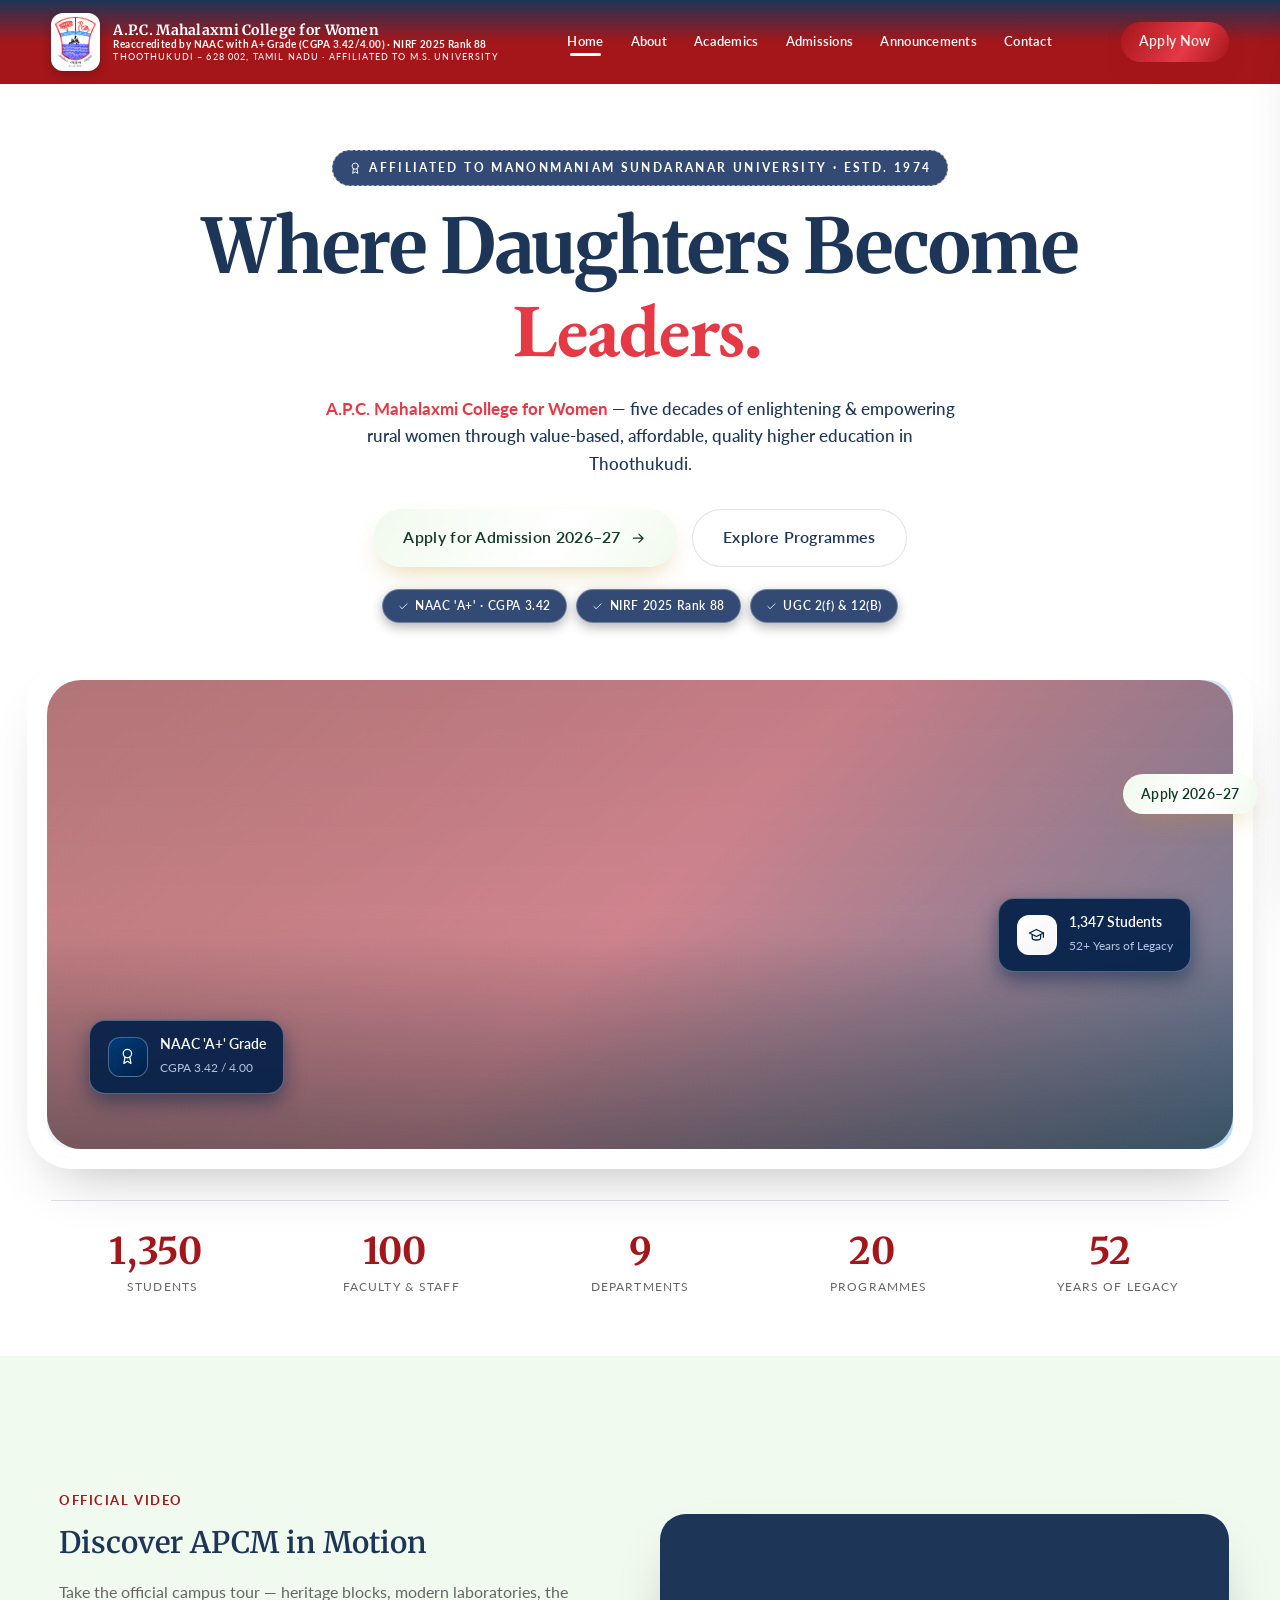
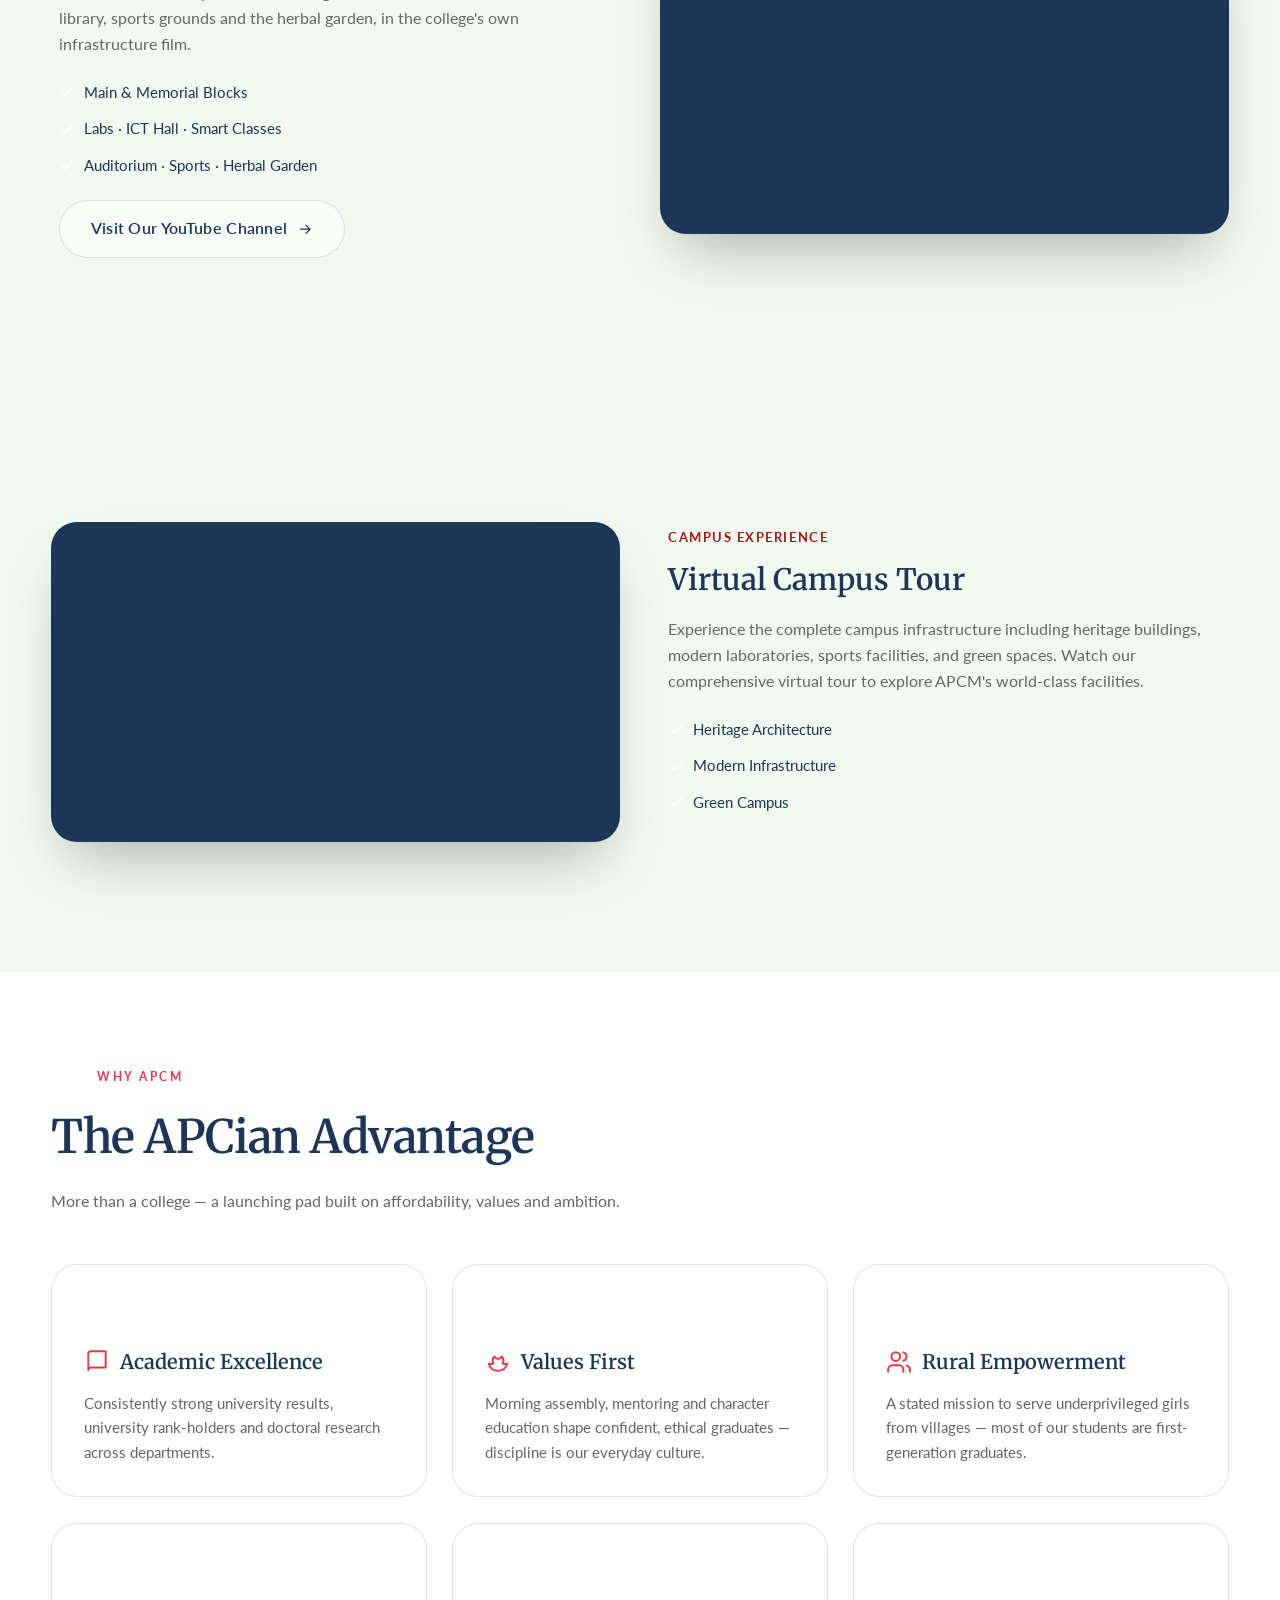
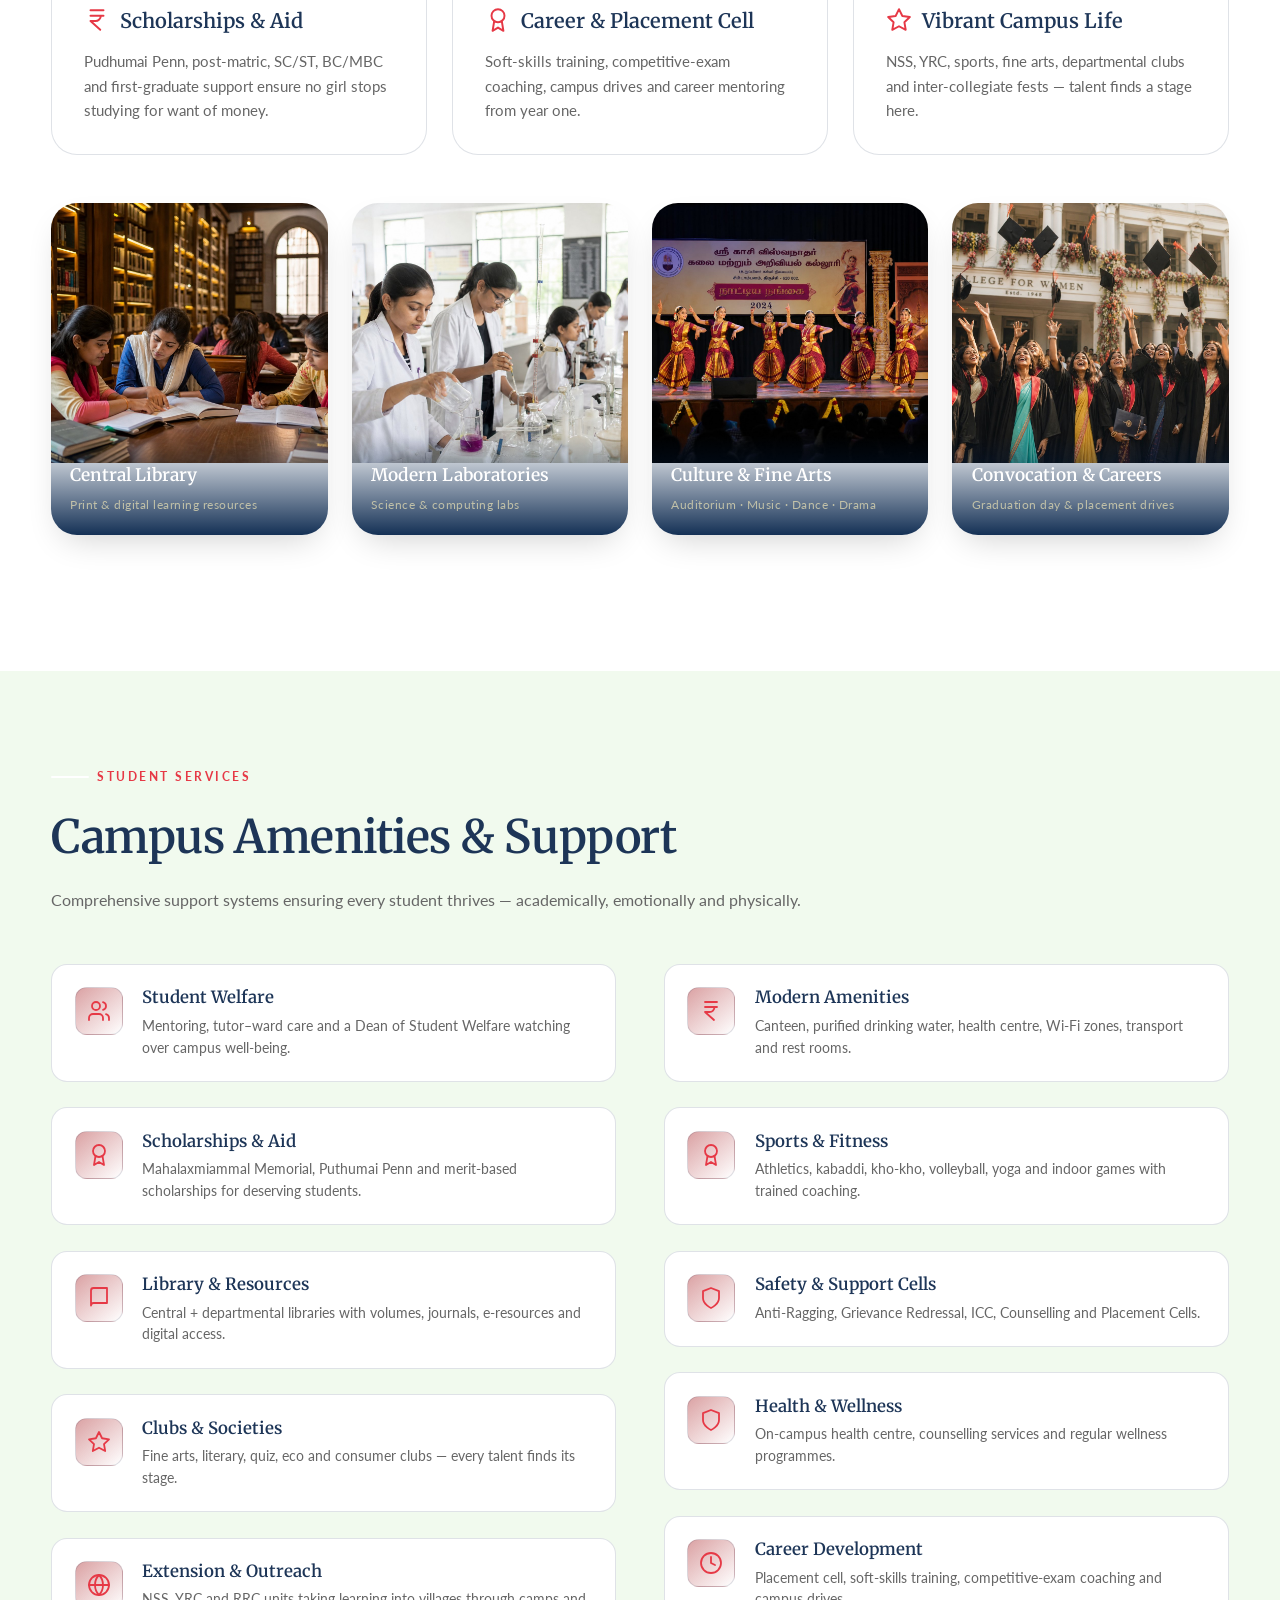
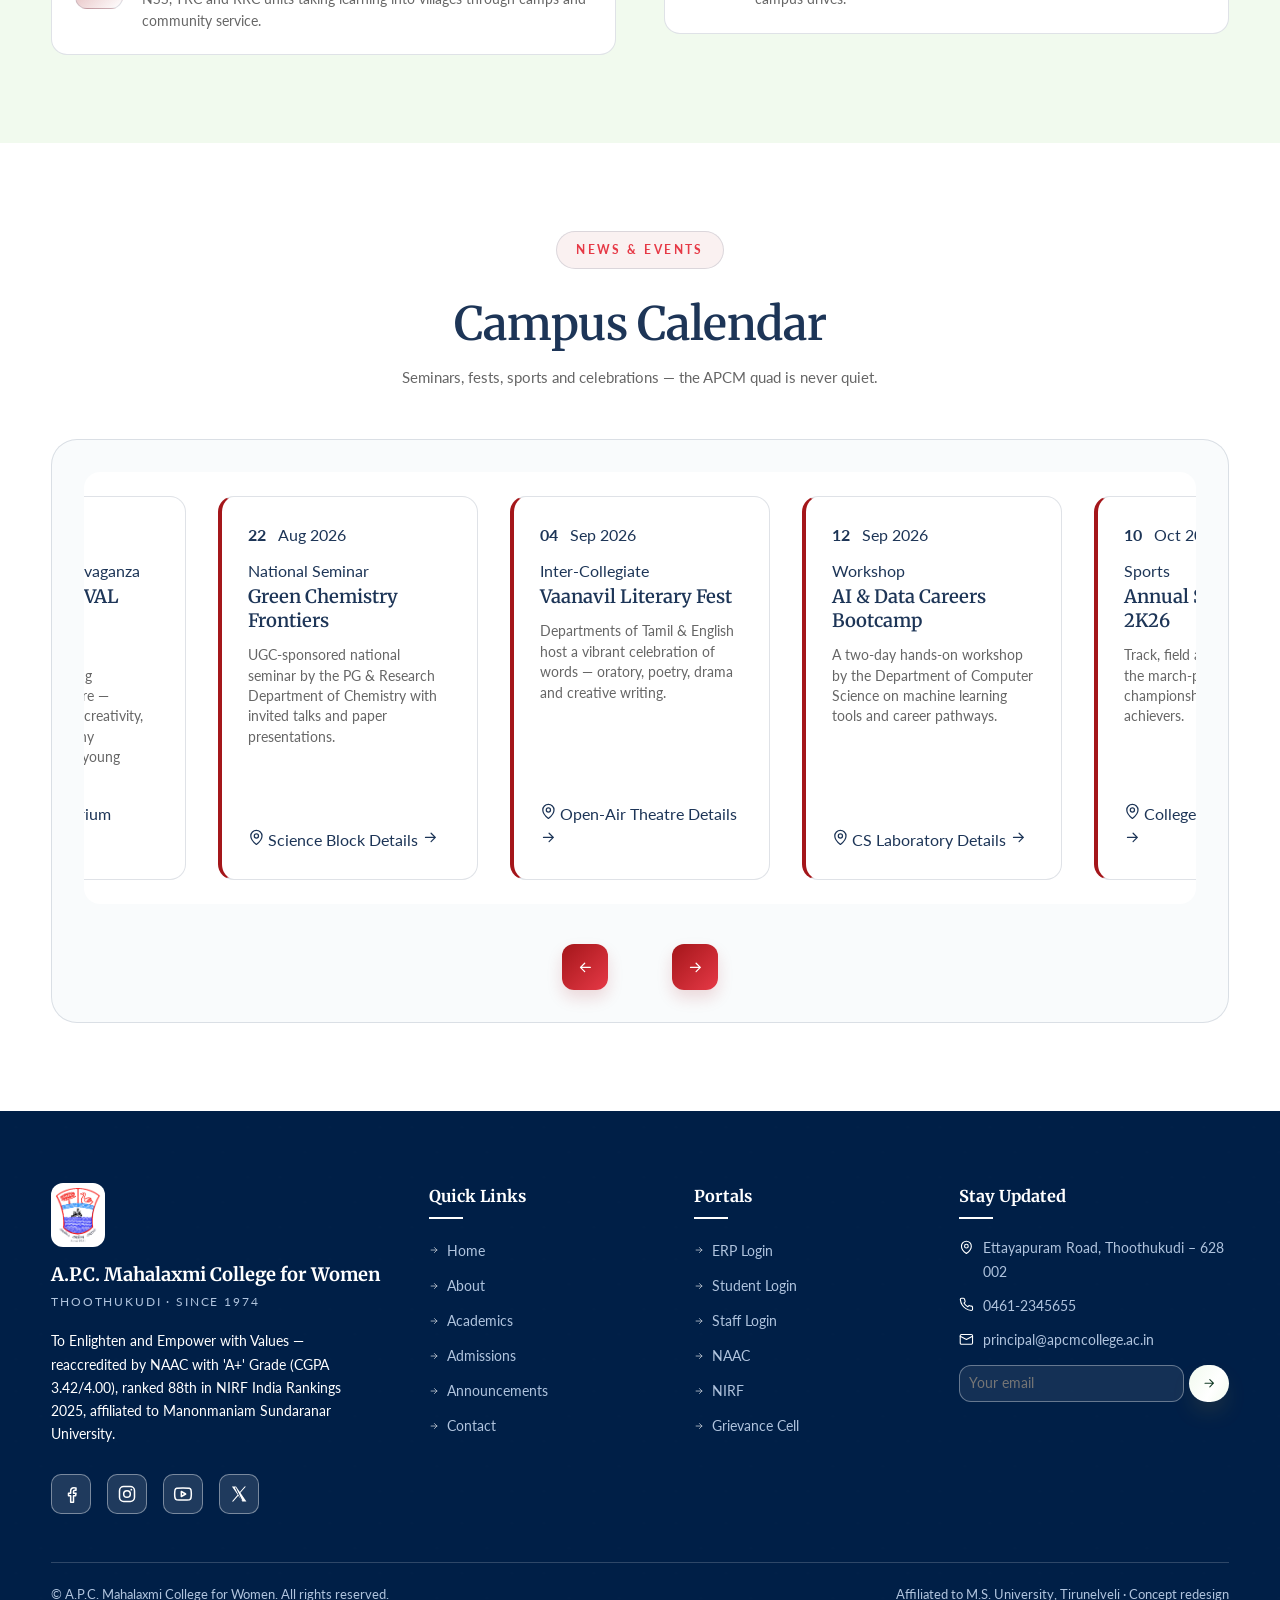
<file: index.html>
<!DOCTYPE html>
<html lang="en" data-theme="light">
<head>
<meta charset="UTF-8">
<meta name="viewport" content="width=device-width, initial-scale=1.0">
<title>A.P.C. Mahalaxmi College for Women, Thoothukudi — NAAC 'A+' · NIRF Rank 88 (2025)</title>
<meta name="description" content="A.P.C. Mahalaxmi College for Women, Thoothukudi — Reaccredited by NAAC with A+ Grade (CGPA 3.42/4.00), Ranked 88th in NIRF India Rankings 2025. Affiliated to Manonmaniam Sundaranar University, empowering rural women since 1974.">
<meta name="theme-color" content="#001f47">
<meta property="og:title" content="A.P.C. Mahalaxmi College for Women, Thoothukudi">
<meta property="og:description" content="To Enlighten and Empower with Values — UG, PG & Research programmes for women since 1974.">
<meta property="og:image" content="apcm-redesign/assets/hero-campus.jpg">
<meta property="og:type" content="website">
<link rel="icon" href='data:image/svg+xml,<svg xmlns="http://www.w3.org/2000/svg" viewBox="0 0 100 100"><circle cx="50" cy="50" r="46" fill="%23001e52"/><circle cx="50" cy="50" r="40" fill="none" stroke="%23ffffff" stroke-width="2" stroke-dasharray="4 5"/><path d="M50 26c6 7 8 10 8 14a8 8 0 0 1-16 0c0-4 2-7 8-14z" fill="%23ffffff"/></svg>'>
<link rel="preconnect" href="https://fonts.googleapis.com">
<link rel="preconnect" href="https://fonts.gstatic.com" crossorigin>
<link href="https://fonts.googleapis.com/css2?family=Merriweather:wght@400;700&family=Lato:wght@400;500;600;700&family=EB+Garamond:wght@600;700;800&display=swap" rel="stylesheet">
<link rel="stylesheet" href="apcm-redesign/css/style.css">
<script type="application/ld+json">
{"@context":"https://schema.org","@type":"CollegeOrUniversity",
 "name":"A.P.C. Mahalaxmi College for Women",
 "alternateName":"APCM College",
 "foundingDate":"1974",
 "address":{"@type":"PostalAddress","streetAddress":"Ettayapuram Road","addressLocality":"Thoothukudi","postalCode":"628002","addressRegion":"Tamil Nadu","addressCountry":"IN"},
 "telephone":"+91-461-2345655","email":"principal@apcmcollege.ac.in",
 "slogan":"To Enlighten and Empower with Values"}
</script>
</head>
<body data-page="home">

<!-- ============ SVG SPRITE ============ -->
<svg width="0" height="0" style="position:absolute" aria-hidden="true">
  <defs>
    <symbol id="crest" viewBox="0 0 100 100">
      <circle cx="50" cy="50" r="47" fill="none" stroke="#001e52" stroke-width="2.5"/>
      <circle cx="50" cy="50" r="41" fill="none" stroke="#ffffff" stroke-width="1.4" stroke-dasharray="3 4.5" opacity=".85"/>
      <path d="M50 15 L77 24 V52 C77 68 65 80 50 86 C35 80 23 68 23 52 V24 Z" fill="rgba(255,255,255,.12)" stroke="#ffffff" stroke-width="1.6"/>
      <path d="M50 31c3.4 4 4.6 6 4.6 8.5a4.6 4.6 0 0 1-9.2 0c0-2.5 1.2-4.5 4.6-8.5z" fill="#ffffff"/>
      <path d="M39 49h22c0 4.5-4.6 7-11 7s-11-2.5-11-7z" fill="#ffffff"/>
      <path d="M50 56v7 M42 63h16" stroke="#ffffff" stroke-width="2.4" stroke-linecap="round"/>
      <path d="M30 70c6-2.6 12-2.6 18 0v9c-6-2.6-12-2.6-18 0z M70 70c-6-2.6-12-2.6-18 0v9c6-2.6 12-2.6 18 0z" fill="rgba(255,255,255,.2)" stroke="#ffffff" stroke-width="1.5" stroke-linejoin="round"/>
    </symbol>
    <symbol id="i-phone" viewBox="0 0 24 24"><path d="M22 16.9v3a2 2 0 0 1-2.2 2 19.8 19.8 0 0 1-8.6-3 19.5 19.5 0 0 1-6-6 19.8 19.8 0 0 1-3-8.6A2 2 0 0 1 4.1 2h3a2 2 0 0 1 2 1.7c.13.96.36 1.9.7 2.8a2 2 0 0 1-.45 2.1L8.1 9.9a16 16 0 0 0 6 6l1.3-1.3a2 2 0 0 1 2.1-.45c.9.34 1.84.57 2.8.7A2 2 0 0 1 22 16.9z"/></symbol>
    <symbol id="i-mail" viewBox="0 0 24 24"><rect x="2" y="4" width="20" height="16" rx="2"/><path d="m22 7-10 5L2 7"/></symbol>
    <symbol id="i-pin" viewBox="0 0 24 24"><path d="M20 10c0 6-8 12-8 12s-8-6-8-12a8 8 0 0 1 16 0Z"/><circle cx="12" cy="10" r="3"/></symbol>
    <symbol id="i-clock" viewBox="0 0 24 24"><circle cx="12" cy="12" r="10"/><path d="M12 6v6l4 2"/></symbol>
    <symbol id="i-chev" viewBox="0 0 24 24"><path d="m6 9 6 6 6-6"/></symbol>
    <symbol id="i-arrow" viewBox="0 0 24 24"><path d="M5 12h14M13 6l6 6-6 6"/></symbol>
    <symbol id="i-sun" viewBox="0 0 24 24"><circle cx="12" cy="12" r="4"/><path d="M12 2v2M12 20v2M4.93 4.93l1.41 1.41M17.66 17.66l1.41 1.41M2 12h2M20 12h2M6.34 17.66l-1.41 1.41M19.07 4.93l-1.41 1.41"/></symbol>
    <symbol id="i-moon" viewBox="0 0 24 24"><path d="M12 3a6 6 0 0 0 9 9 9 9 0 1 1-9-9Z"/></symbol>
    <symbol id="i-x" viewBox="0 0 24 24"><path d="M18 6 6 18M6 6l12 12"/></symbol>
    <symbol id="i-menu" viewBox="0 0 24 24"><path d="M4 6h16M4 12h16M4 18h16"/></symbol>
    <symbol id="i-check" viewBox="0 0 24 24"><path d="M20 6 9 17l-5-5"/></symbol>
    <symbol id="i-star" viewBox="0 0 24 24"><path d="M12 2l3.09 6.26L22 9.27l-5 4.87 1.18 6.88L12 17.77l-6.18 3.25L7 14.14 2 9.27l6.91-1.01L12 2z"/></symbol>
    <symbol id="i-star-fill" viewBox="0 0 24 24"><path style="fill:currentColor;stroke:none" d="M12 2l3.09 6.26L22 9.27l-5 4.87 1.18 6.88L12 17.77l-6.18 3.25L7 14.14 2 9.27l6.91-1.01L12 2z"/></symbol>
    <symbol id="i-cal" viewBox="0 0 24 24"><rect x="3" y="4" width="18" height="18" rx="2"/><path d="M16 2v4M8 2v4M3 10h18"/></symbol>
    <symbol id="i-users" viewBox="0 0 24 24"><path d="M16 21v-2a4 4 0 0 0-4-4H6a4 4 0 0 0-4 4v2"/><circle cx="9" cy="7" r="4"/><path d="M22 21v-2a4 4 0 0 0-3-3.87M16 3.13a4 4 0 0 1 0 7.75"/></symbol>
    <symbol id="i-award" viewBox="0 0 24 24"><circle cx="12" cy="8" r="6"/><path d="M15.48 12.9 17 22l-5-3-5 3 1.52-9.1"/></symbol>
    <symbol id="i-book" viewBox="0 0 24 24"><path d="M4 19.5A2.5 2.5 0 0 1 6.5 17H20V2H6.5A2.5 2.5 0 0 0 4 4.5z"/></symbol>
    <symbol id="i-flask" viewBox="0 0 24 24"><path d="M10 2v6.3L4.2 18.6A2 2 0 0 0 6 21.7h12a2 2 0 0 0 1.8-3.1L14 8.3V2"/><path d="M8.5 2h7M6.6 15h10.8"/></symbol>
    <symbol id="i-atom" viewBox="0 0 24 24"><circle cx="12" cy="12" r="1.6"/><ellipse cx="12" cy="12" rx="10" ry="4.2"/><ellipse cx="12" cy="12" rx="10" ry="4.2" transform="rotate(60 12 12)"/><ellipse cx="12" cy="12" rx="10" ry="4.2" transform="rotate(120 12 12)"/></symbol>
    <symbol id="i-pi" viewBox="0 0 24 24"><path d="M4 7h16M9 7v12M15 7v9.5a2.7 2.7 0 0 0 5.4 1"/></symbol>
    <symbol id="i-scroll" viewBox="0 0 24 24"><path d="M19 17V5a2 2 0 0 0-2-2H4a2 2 0 0 0-2 2v12a2 2 0 0 0 2 2h14a2 2 0 0 0 2-2z"/><path d="M13 8h2M13 12h2M7 8h2M7 12h2"/></symbol>
    <symbol id="i-chip" viewBox="0 0 24 24"><rect x="4" y="4" width="16" height="16" rx="2"/><rect x="9" y="9" width="6" height="6"/><path d="M9 1v3M15 1v3M9 20v3M15 20v3M1 9h3M1 15h3M20 9h3M20 15h3"/></symbol>
    <symbol id="i-coin" viewBox="0 0 24 24"><path d="M6 3h12M6 8h12M15.5 8a5 5 0 0 1-5 5H6l9 8"/></symbol>
    <symbol id="i-micro" viewBox="0 0 24 24"><path d="M6 18h8M3 22h18M14 22a7 7 0 1 0 0-14h-1M9 14h2M9 12a2 2 0 0 1-2-2V6h6v4a2 2 0 0 1-2 2ZM12 6V3a1 1 0 0 0-1-1H9a1 1 0 0 0-1 1v3"/></symbol>
    <symbol id="i-quill" viewBox="0 0 24 24"><path d="M20.24 12.24a6 6 0 0 0-8.49-8.49L5 10.5V19h8.5z"/><path d="M16 8 2 22M17.5 15H9"/></symbol>
    <symbol id="i-lotus" viewBox="0 0 24 24"><path d="M12 20c-4.4 0-7.6-2.7-8.6-6.5 2 .6 3.4.5 4.4-.2-1.1-2-.7-4.8.9-6.4 1 1.6 2 2.2 3.3 2.3 1.3-.1 2.3-.7 3.3-2.3 1.6 1.6 2 4.4.9 6.4 1 .7 2.4.8 4.4.2-1 3.8-4.2 6.5-8.6 6.5Z"/></symbol>
    <symbol id="i-grad" viewBox="0 0 24 24"><path d="M22 10 12 5 2 10l10 5 10-5z"/><path d="M6 12.2V17c0 1.7 2.7 3 6 3s6-1.3 6-3v-4.8M22 10v6"/></symbol>
    <symbol id="i-quote" viewBox="0 0 24 24"><path d="m3 11 18-8v18L3 14v-3z"/><path d="M11.6 16.8a3 3 0 0 1-5.8-1.6"/></symbol>
    <symbol id="i-shield" viewBox="0 0 24 24"><path d="M12 22s8-3.6 8-10V5.2L12 2 4 5.2V12c0 6.4 8 10 8 10z"/></symbol>
    <symbol id="i-plus" viewBox="0 0 24 24"><path d="M12 5v14M5 12h14"/></symbol>
    <symbol id="i-up" viewBox="0 0 24 24"><path d="M12 19V5M5 12l7-7 7 7"/></symbol>
    <symbol id="i-globe" viewBox="0 0 24 24"><circle cx="12" cy="12" r="10"/><path d="M2 12h20M12 2c2.7 2.7 4 6.3 4 10s-1.3 7.3-4 10c-2.7-2.7-4-6.3-4-10S9.3 4.7 12 2z"/></symbol>
    <symbol id="i-fb" viewBox="0 0 24 24"><path d="M15 22v-8h2.6l.4-3H15V8.9c0-.9.3-1.5 1.6-1.5H18V4.7c-.3 0-1.3-.1-2.4-.1-2.4 0-4 1.4-4 4.1V11H9v3h2.6v8h1.4z"/></symbol>
    <symbol id="i-ig" viewBox="0 0 24 24"><rect x="3" y="3" width="18" height="18" rx="5"/><circle cx="12" cy="12" r="4"/><circle cx="17.2" cy="6.8" r="1.1" style="fill:currentColor;stroke:none"/></symbol>
    <symbol id="i-yt" viewBox="0 0 24 24"><path d="M21.6 7.2a2.8 2.8 0 0 0-2-2C17.9 4.8 12 4.8 12 4.8s-5.9 0-7.6.4a2.8 2.8 0 0 0-2 2A29 29 0 0 0 2 12a29 29 0 0 0 .4 4.8 2.8 2.8 0 0 0 2 2c1.7.4 7.6.4 7.6.4s5.9 0 7.6-.4a2.8 2.8 0 0 0 2-2A29 29 0 0 0 22 12a29 29 0 0 0-.4-4.8z"/><path d="m10 15 5.2-3L10 9z"/></symbol>
    <symbol id="i-xw" viewBox="0 0 24 24"><path style="fill:currentColor;stroke:none" d="M13.7 10.6 20.3 3h-1.6l-5.7 6.6L8.4 3H3.5l6.9 10L3.5 21h1.6l6-7 4.9 7h4.9zM6.9 4.3h1.2l7.9 15.4h-1.2z"/></symbol>
    <symbol id="i-bot" viewBox="0 0 24 24"><path d="M21 11.5a8.4 8.4 0 0 1-8.5 8.3 8.6 8.6 0 0 1-3.7-.8L3 21l2-5.3a8 8 0 0 1-1.5-4.2A8.4 8.4 0 0 1 12 3.2a8.4 8.4 0 0 1 9 8.3z"/><path d="M8.5 11h.01M12 11h.01M15.5 11h.01" stroke-width="2.6"/></symbol>
    <symbol id="i-send" viewBox="0 0 24 24"><path d="m22 2-11 11M22 2l-7 20-4-9.5L2 8z"/></symbol>
    <symbol id="i-play" viewBox="0 0 24 24"><path style="fill:currentColor;stroke:none" d="M8 5.5v13l11-6.5z"/></symbol>
    <symbol id="i-download" viewBox="0 0 24 24"><path d="M21 15v4a2 2 0 0 1-2 2H5a2 2 0 0 1-2-2v-4M7 10l5 5 5-5M12 15V3"/></symbol>
    <symbol id="i-search" viewBox="0 0 24 24"><circle cx="11" cy="11" r="7"/><path d="m21 21-4.35-4.35"/></symbol>
  </defs>
</svg>

<!-- ============ PRELOADER ============ -->
<div id="preloader" role="status" aria-label="Loading">
  <div class="pl-inner">
    <img class="pl-emblem" src="apcm-redesign/assets/apcm-logo.png" alt="APCM College crest">
    <div class="pl-name">A.P.C. Mahalaxmi College</div>
    <div class="pl-bar"><i></i></div>
  </div>
</div>

<div class="progress" aria-hidden="true"></div>
<div class="cursor-glow" aria-hidden="true"></div>

<!-- ============ HEADER ============ -->
<header class="site-header">
<div class="navbar">
    <div class="container">
      <a href="index.html" class="brand" aria-label="APCM College home">
        <img src="apcm-redesign/assets/apcm-logo.png" alt="APCM College crest" class="brand-logo">
        <span class="brand-txt">
          <b>A.P.C. Mahalaxmi College for Women</b>
          <i>Reaccredited by NAAC with A+ Grade (CGPA 3.42/4.00) · NIRF 2025 Rank 88</i>
          <span>Thoothukudi – 628 002, Tamil Nadu · Affiliated to M.S. University</span>
        </span>
      </a>
      <nav aria-label="Primary"><ul class="nav-menu" id="navMenu"></ul></nav>
      <div class="nav-actions">
        <button class="btn btn-primary btn-sm" id="applyNavBtn" data-apply>Apply Now</button>
        <button class="icon-btn" id="burger" aria-label="Open menu"><svg class="icon" style="width:20px;height:20px"><use href="#i-menu"/></svg></button>
      </div>
    </div>
  </div>
</header>

<!-- mobile drawer -->
<aside class="drawer" id="drawer" aria-label="Mobile menu">
  <div class="drawer-head">
    <b>Site Menu</b>
    <button class="icon-btn" id="drawerClose" aria-label="Close menu"><svg class="icon"><use href="#i-x"/></svg></button>
  </div>
  <nav><ul id="drawerNav"></ul></nav>
  <div class="cta">
    <button class="btn btn-gold" data-apply>Apply for Admission <svg class="icon"><use href="#i-arrow"/></svg></button>
    <a class="btn btn-ghost" href="contact.html" id="drawerContact">Contact Us</a>
  </div>
</aside>
<div class="ov" id="ov"></div>

<main>
<!-- ============ HERO ============ -->
<section class="hero" id="home">
  <div class="container">
    <div class="hero-center">
      <span class="hero-kick" data-reveal><svg class="icon"><use href="#i-award"/></svg> Affiliated to Manonmaniam Sundaranar University · Estd. 1974</span>
      <h1 class="hero-h1" data-reveal>Where Daughters Become
        <span class="rot"><span class="rot-track" id="rotTrack">
          <span class="rot-word">Leaders.</span><span class="rot-word">Scholars.</span><span class="rot-word">Scientists.</span><span class="rot-word">Creators.</span><span class="rot-word">Changemakers.</span>
        </span></span>
      </h1>
      <p class="hero-sub" data-reveal><b>A.P.C. Mahalaxmi College for Women</b> — five decades of enlightening &amp; empowering rural women through value-based, affordable, quality higher education in Thoothukudi.</p>
      <div class="hero-cta" data-reveal>
        <button class="btn btn-gold" data-apply>Apply for Admission 2026–27 <svg class="icon"><use href="#i-arrow"/></svg></button>
        <a class="btn btn-ghost" href="academics.html">Explore Programmes</a>
      </div>
      <div class="hero-chips" data-reveal>
        <span><svg class="icon"><use href="#i-check"/></svg>NAAC 'A+' · CGPA 3.42</span>
        <span><svg class="icon"><use href="#i-check"/></svg>NIRF 2025 Rank 88</span>
        <span><svg class="icon"><use href="#i-check"/></svg>UGC 2(f) &amp; 12(B)</span>
      </div>
    </div>
  </div>

  <div class="hero-banner" data-reveal="zoom">
    <div style="position:absolute;inset:0;background:linear-gradient(135deg, rgba(164,22,26,.5) 0%, rgba(230,57,70,.5) 50%, rgba(29,53,87,.5) 100%);border-radius:var(--r-xl);z-index:0"></div>
    <iframe width="100%" height="100%" src="https://www.youtube-nocookie.com/embed/1mB3QCJpVU0?autoplay=1&mute=1&loop=1&playlist=1mB3QCJpVU0&controls=0&modestbranding=1&rel=0&fs=1" title="APCM College Campus Video" allow="accelerometer; autoplay; clipboard-write; encrypted-media; gyroscope; picture-in-picture" allowfullscreen style="position:absolute;inset:0;border-radius:var(--r-xl);border:0;z-index:1;width:100%;height:100%;opacity:0.9"></iframe>
    <div class="hb-shade"></div>
    <div class="h-card card-a" data-depth="1">
      <span class="hc-ic"><svg class="icon"><use href="#i-award"/></svg></span>
      <div><b>NAAC 'A+' Grade</b><small>CGPA 3.42 / 4.00</small></div>
    </div>
    <div class="h-card card-b" data-depth="0.8">
      <span class="hc-ic gold"><svg class="icon"><use href="#i-grad"/></svg></span>
      <div><b>1,347 Students</b><small>52+ Years of Legacy</small></div>
    </div>
  </div>

  <div class="container">
    <div class="hero-stats" data-reveal>
      <div class="hstat"><b data-count="1350" data-suffix="+">0</b><span>Students</span></div>
      <div class="hstat"><b data-count="100" data-suffix="+">0</b><span>Faculty &amp; Staff</span></div>
      <div class="hstat"><b data-count="9">0</b><span>Departments</span></div>
      <div class="hstat"><b data-count="20" data-suffix="+">0</b><span>Programmes</span></div>
      <div class="hstat"><b data-count="52" data-suffix="+">0</b><span>Years of Legacy</span></div>
    </div>
  </div>
</section>

<!-- ============ DISCOVER APCM (OFFICIAL VIDEO) ============ -->
<section id="discover" class="alt">
  <div class="container">
    <div class="video-grid">
      <div class="vid-copy" data-reveal="left">
        <span class="kicker">Official Video</span>
        <h3>Discover APCM in Motion</h3>
        <p>Take the official campus tour — heritage blocks, modern laboratories, the library, sports grounds and the herbal garden, in the college's own infrastructure film.</p>
        <div class="vid-mini">
          <span><svg class="icon"><use href="#i-check"/></svg>Main &amp; Memorial Blocks</span>
          <span><svg class="icon"><use href="#i-check"/></svg>Labs · ICT Hall · Smart Classes</span>
          <span><svg class="icon"><use href="#i-check"/></svg>Auditorium · Sports · Herbal Garden</span>
        </div>
        <a class="btn btn-ghost" href="https://www.youtube.com/@a.p.c.mahalaxmicollegeforw2276" target="_blank" rel="noopener">Visit Our YouTube Channel <svg class="icon"><use href="#i-arrow"/></svg></a>
      </div>
      <div class="vid" data-reveal="right" style="background:#1D3557;display:flex;align-items:center;justify-content:center;min-height:300px;border-radius:var(--r-l);overflow:hidden;position:relative">
        <iframe width="100%" height="100%" src="https://www.youtube-nocookie.com/embed/1mB3QCJpVU0?autoplay=1&mute=1&loop=1&playlist=1mB3QCJpVU0&controls=0&modestbranding=1&rel=0&fs=1" title="APCM College Official Video" allow="accelerometer; autoplay; clipboard-write; encrypted-media; gyroscope; picture-in-picture" allowfullscreen style="border:0;width:100%;height:100%;position:absolute;inset:0"></iframe>
      </div>
    </div>
  </div>
</section>

<!-- ============ CAMPUS TOUR VIDEO ============ -->
<section id="tour" class="alt">
  <div class="container">
    <div class="video-grid">
      <div class="vid" data-reveal="left" style="background:#1D3557;display:flex;align-items:center;justify-content:center;min-height:300px;border-radius:var(--r-l);overflow:hidden;position:relative">
        <iframe width="100%" height="100%" src="https://www.youtube-nocookie.com/embed/IaTkpP_eMjw?autoplay=1&mute=1&loop=1&playlist=IaTkpP_eMjw&controls=0&modestbranding=1&rel=0&fs=1" title="APCM College Campus Tour" allow="accelerometer; autoplay; clipboard-write; encrypted-media; gyroscope; picture-in-picture" allowfullscreen style="border:0;width:100%;height:100%;position:absolute;inset:0"></iframe>
      </div>
      <div class="vid-copy" data-reveal="right">
        <span class="kicker">Campus Experience</span>
        <h3>Virtual Campus Tour</h3>
        <p>Experience the complete campus infrastructure including heritage buildings, modern laboratories, sports facilities, and green spaces. Watch our comprehensive virtual tour to explore APCM's world-class facilities.</p>
        <div class="vid-mini">
          <span><svg class="icon"><use href="#i-check"/></svg>Heritage Architecture</span>
          <span><svg class="icon"><use href="#i-check"/></svg>Modern Infrastructure</span>
          <span><svg class="icon"><use href="#i-check"/></svg>Green Campus</span>
        </div>
      </div>
    </div>
  </div>
</section>

<!-- ============ WHY APCM ============ -->
<section id="why">
  <div class="container">
    <div class="section-head" data-reveal>
      <span class="kicker">Why APCM</span>
      <h2>The APCian Advantage</h2>
      <p class="sub">More than a college — a launching pad built on affordability, values and ambition.</p>
    </div>
    <div class="why-grid">
      <div class="why-card" data-reveal><span class="why-num">— 01</span><h3><svg class="icon"><use href="#i-book"/></svg>Academic Excellence</h3><p>Consistently strong university results, university rank-holders and doctoral research across departments.</p></div>
      <div class="why-card" data-reveal><span class="why-num">— 02</span><h3><svg class="icon"><use href="#i-lotus"/></svg>Values First</h3><p>Morning assembly, mentoring and character education shape confident, ethical graduates — discipline is our everyday culture.</p></div>
      <div class="why-card" data-reveal><span class="why-num">— 03</span><h3><svg class="icon"><use href="#i-users"/></svg>Rural Empowerment</h3><p>A stated mission to serve underprivileged girls from villages — most of our students are first-generation graduates.</p></div>
      <div class="why-card" data-reveal><span class="why-num">— 04</span><h3><svg class="icon"><use href="#i-coin"/></svg>Scholarships &amp; Aid</h3><p>Pudhumai Penn, post-matric, SC/ST, BC/MBC and first-graduate support ensure no girl stops studying for want of money.</p></div>
      <div class="why-card" data-reveal><span class="why-num">— 05</span><h3><svg class="icon"><use href="#i-award"/></svg>Career &amp; Placement Cell</h3><p>Soft-skills training, competitive-exam coaching, campus drives and career mentoring from year one.</p></div>
      <div class="why-card" data-reveal><span class="why-num">— 06</span><h3><svg class="icon"><use href="#i-star"/></svg>Vibrant Campus Life</h3><p>NSS, YRC, sports, fine arts, departmental clubs and inter-collegiate fests — talent finds a stage here.</p></div>
    </div>

    <div class="facility">
      <figure class="fac-item" data-reveal><img src="apcm-redesign/assets/campus-library.jpg" alt="Central library"><figcaption><b>Central Library</b><span>Print &amp; digital learning resources</span></figcaption></figure>
      <figure class="fac-item" data-reveal><img src="apcm-redesign/assets/campus-lab.jpg" alt="Science laboratory"><figcaption><b>Modern Laboratories</b><span>Science &amp; computing labs</span></figcaption></figure>
      <figure class="fac-item" data-reveal><img src="apcm-redesign/assets/campus-cultural.jpg" alt="Cultural performance"><figcaption><b>Culture &amp; Fine Arts</b><span>Auditorium · Music · Dance · Drama</span></figcaption></figure>
      <figure class="fac-item" data-reveal><img src="apcm-redesign/assets/campus-convocation.jpg" alt="Convocation"><figcaption><b>Convocation &amp; Careers</b><span>Graduation day &amp; placement drives</span></figcaption></figure>
    </div>
    <span id="gallery"></span>
  </div>
</section>

<!-- ============ CAMPUS AMENITIES ============ -->
<section id="amenities" class="alt">
  <div class="container">
    <div class="section-head" data-reveal>
      <span class="kicker">Student Services</span>
      <h2>Campus Amenities &amp; Support</h2>
      <p class="sub">Comprehensive support systems ensuring every student thrives — academically, emotionally and physically.</p>
    </div>
    
    <div class="amenities-duo">
      <div class="amenities-column" data-reveal="left">
        <div class="amenity-item">
          <div class="amenity-icon-small"><svg class="icon"><use href="#i-users"/></svg></div>
          <div>
            <h4>Student Welfare</h4>
            <p>Mentoring, tutor–ward care and a Dean of Student Welfare watching over campus well-being.</p>
          </div>
        </div>
        <div class="amenity-item">
          <div class="amenity-icon-small"><svg class="icon"><use href="#i-award"/></svg></div>
          <div>
            <h4>Scholarships &amp; Aid</h4>
            <p>Mahalaxmiammal Memorial, Puthumai Penn and merit-based scholarships for deserving students.</p>
          </div>
        </div>
        <div class="amenity-item">
          <div class="amenity-icon-small"><svg class="icon"><use href="#i-book"/></svg></div>
          <div>
            <h4>Library &amp; Resources</h4>
            <p>Central + departmental libraries with volumes, journals, e-resources and digital access.</p>
          </div>
        </div>
        <div class="amenity-item">
          <div class="amenity-icon-small"><svg class="icon"><use href="#i-star"/></svg></div>
          <div>
            <h4>Clubs &amp; Societies</h4>
            <p>Fine arts, literary, quiz, eco and consumer clubs — every talent finds its stage.</p>
          </div>
        </div>
        <div class="amenity-item">
          <div class="amenity-icon-small"><svg class="icon"><use href="#i-globe"/></svg></div>
          <div>
            <h4>Extension &amp; Outreach</h4>
            <p>NSS, YRC and RRC units taking learning into villages through camps and community service.</p>
          </div>
        </div>
      </div>

      <div class="amenities-column" data-reveal="right">
        <div class="amenity-item">
          <div class="amenity-icon-small"><svg class="icon"><use href="#i-coin"/></svg></div>
          <div>
            <h4>Modern Amenities</h4>
            <p>Canteen, purified drinking water, health centre, Wi-Fi zones, transport and rest rooms.</p>
          </div>
        </div>
        <div class="amenity-item">
          <div class="amenity-icon-small"><svg class="icon"><use href="#i-award"/></svg></div>
          <div>
            <h4>Sports &amp; Fitness</h4>
            <p>Athletics, kabaddi, kho-kho, volleyball, yoga and indoor games with trained coaching.</p>
          </div>
        </div>
        <div class="amenity-item">
          <div class="amenity-icon-small"><svg class="icon"><use href="#i-shield"/></svg></div>
          <div>
            <h4>Safety &amp; Support Cells</h4>
            <p>Anti-Ragging, Grievance Redressal, ICC, Counselling and Placement Cells.</p>
          </div>
        </div>
        <div class="amenity-item">
          <div class="amenity-icon-small"><svg class="icon"><use href="#i-shield"/></svg></div>
          <div>
            <h4>Health &amp; Wellness</h4>
            <p>On-campus health centre, counselling services and regular wellness programmes.</p>
          </div>
        </div>
        <div class="amenity-item">
          <div class="amenity-icon-small"><svg class="icon"><use href="#i-clock"/></svg></div>
          <div>
            <h4>Career Development</h4>
            <p>Placement cell, soft-skills training, competitive-exam coaching and campus drives.</p>
          </div>
        </div>
      </div>
    </div>
  </div>
</section>

<!-- ============ EVENTS ============ -->
<section id="events-section">
  <div class="container">
    <div class="section-head sh-c events-head" data-reveal>
      <span class="kicker-light-home">NEWS &amp; EVENTS</span>
      <h2 class="events-heading">Campus Calendar</h2>
      <p class="events-subhead">Seminars, fests, sports and celebrations — the APCM quad is never quiet.</p>
    </div>
    
    <div class="evt-shell-home">
      <div class="evt-vp-home"><div class="evt-track-home" id="evtTrack"></div></div>
      <div class="evt-nav-home">
        <button class="evt-arrow-home" id="evtPrev" aria-label="Previous events"><svg class="icon" style="transform:rotate(180deg)"><use href="#i-arrow"/></svg></button>
        <div class="evt-dots-home" id="evtDots"></div>
        <button class="evt-arrow-home" id="evtNext" aria-label="Next events"><svg class="icon"><use href="#i-arrow"/></svg></button>
      </div>
    </div>
  </div>
</section>

</main>

<!-- ============ FOOTER ============ -->
<footer>
  <div class="container">
    <div class="f-grid">
      <div class="f-brand">
        <img src="apcm-redesign/assets/apcm-logo.png" alt="APCM College crest" class="f-logo">
        <b>A.P.C. Mahalaxmi College for Women</b>
        <span>Thoothukudi &middot; Since 1974</span>
        <p>To Enlighten and Empower with Values — reaccredited by NAAC with 'A+' Grade (CGPA 3.42/4.00), ranked 88th in NIRF India Rankings 2025, affiliated to Manonmaniam Sundaranar University.</p>
        <div class="socials">
          <a href="#" aria-label="Facebook"><svg class="icon"><use href="#i-fb"/></svg></a>
          <a href="#" aria-label="Instagram"><svg class="icon"><use href="#i-ig"/></svg></a>
          <a href="https://www.youtube.com/@a.p.c.mahalaxmicollegeforw2276" target="_blank" rel="noopener" aria-label="YouTube"><svg class="icon"><use href="#i-yt"/></svg></a>
          <a href="#" aria-label="X"><svg class="icon"><use href="#i-xw"/></svg></a>
        </div>
      </div>
      <div class="f-col">
        <h4>Quick Links</h4>
        <ul>
          <li><a href="index.html"><svg class="icon"><use href="#i-arrow"/></svg>Home</a></li>
          <li><a href="about.html"><svg class="icon"><use href="#i-arrow"/></svg>About</a></li>
          <li><a href="academics.html"><svg class="icon"><use href="#i-arrow"/></svg>Academics</a></li>
          <li><a href="admissions.html"><svg class="icon"><use href="#i-arrow"/></svg>Admissions</a></li>
          <li><a href="announcements.html"><svg class="icon"><use href="#i-arrow"/></svg>Announcements</a></li>
          <li><a href="contact.html"><svg class="icon"><use href="#i-arrow"/></svg>Contact</a></li>
        </ul>
      </div>
      <div class="f-col">
        <h4>Portals</h4>
        <ul>
          <li><a href="https://portal.apcmcollege.ac.in/" target="_blank" rel="noopener"><svg class="icon"><use href="#i-arrow"/></svg>ERP Login</a></li>
          <li><a href="https://portal.apcmcollege.ac.in/mob/#/stu/login" target="_blank" rel="noopener"><svg class="icon"><use href="#i-arrow"/></svg>Student Login</a></li>
          <li><a href="https://portal.apcmcollege.ac.in/mob/#/staff/login" target="_blank" rel="noopener"><svg class="icon"><use href="#i-arrow"/></svg>Staff Login</a></li>
          <li><a href="https://www.apcmcollege.ac.in/naac/index.html" target="_blank" rel="noopener"><svg class="icon"><use href="#i-arrow"/></svg>NAAC</a></li>
          <li><a href="https://www.apcmcollege.ac.in/nirf" target="_blank" rel="noopener"><svg class="icon"><use href="#i-arrow"/></svg>NIRF</a></li>
          <li><a href="https://www.apcmcollege.ac.in/grievance" target="_blank" rel="noopener"><svg class="icon"><use href="#i-arrow"/></svg>Grievance Cell</a></li>
        </ul>
      </div>
      <div class="f-col">
        <h4>Stay Updated</h4>
        <p><svg class="icon"><use href="#i-pin"/></svg>Ettayapuram Road, Thoothukudi &ndash; 628 002</p>
        <p><svg class="icon"><use href="#i-phone"/></svg>0461-2345655</p>
        <p><svg class="icon"><use href="#i-mail"/></svg>principal@apcmcollege.ac.in</p>
        <form id="newsForm" novalidate style="display:flex;gap:0.3rem;margin-top:0.8rem;">
          <div class="f-group" style="flex:1;margin:0;">
            <input type="email" name="newsletter" placeholder="Your email" required style="background:rgba(255,255,255,.08);border-color:rgba(255,255,255,.35);color:#ffffff;font-size:0.85rem;padding:0.4rem 0.6rem;">
            <span class="f-hint" style="font-size:0.7rem;">Valid email needed.</span>
          </div>
          <button class="btn btn-gold btn-sm" type="submit" aria-label="Subscribe" style="padding:0.4rem 0.8rem;"><svg class="icon"><use href="#i-arrow"/></svg></button>
        </form>
      </div>
    </div>
    <div class="f-bottom">
      <span>&copy; <span id="year"></span> A.P.C. Mahalaxmi College for Women. All rights reserved.</span>
      <span>Affiliated to M.S. University, Tirunelveli &middot; Concept redesign</span>
    </div>
  </div>
</footer>

<!-- ============ FLOATING UI ============ -->
<button id="toTop" aria-label="Back to top"><svg class="icon"><use href="#i-up"/></svg></button>
<button class="btn btn-gold btn-sm float-apply" data-apply>Apply 2026–27</button>

<!-- ============ APPLY MODAL ============ -->
<div class="modal-ov" id="applyOv" role="dialog" aria-modal="true" aria-labelledby="applyTitle">
  <div class="modal">
    <button class="icon-btn modal-x" id="applyClose" aria-label="Close"><svg class="icon"><use href="#i-x"/></svg></button>
    <h3 id="applyTitle">Admission Enquiry — 2026–27</h3>
    <p class="m-sub">Fill this quick form and the admission cell will call you back. No fee to enquire.</p>
    <form id="applyForm" novalidate>
      <div class="f-group"><label>Student Name <i>*</i></label><input name="name" type="text" placeholder="Full name as in marksheet" required><span class="f-hint">Please enter the student's name.</span></div>
      <div class="f-row">
        <div class="f-group"><label>Mobile <i>*</i></label><input name="phone" type="tel" placeholder="10-digit mobile" required><span class="f-hint">Enter a valid mobile number.</span></div>
        <div class="f-group"><label>Email <i>*</i></label><input name="email" type="email" placeholder="you@example.com" required><span class="f-hint">Enter a valid email.</span></div>
      </div>
      <div class="f-group"><label>Programme Interested In <i>*</i></label><select name="programme" id="a_prog" required></select><span class="f-hint">Please pick a programme.</span></div>
      <div class="f-group"><label>Anything you'd like us to know?</label><textarea name="notes" placeholder="Optional — e.g. Plus-two stream, scholarship questions…"></textarea></div>
      <button class="btn btn-gold" type="submit" style="width:100%;justify-content:center">Submit Application <svg class="icon"><use href="#i-arrow"/></svg></button>
    </form>
  </div>
</div>

<!-- ============ TOAST / LIGHTBOX ============ -->
<div id="toast" role="status"><svg class="icon"><use href="#i-check"/></svg><span id="toastMsg"></span></div>
<div id="lb" role="dialog" aria-label="Image viewer"><button aria-label="Close image"><svg class="icon"><use href="#i-x"/></svg></button><img id="lbImg" alt=""></div>

<script src="apcm-redesign/js/main.js"></script>
</body>
</html>
</file>
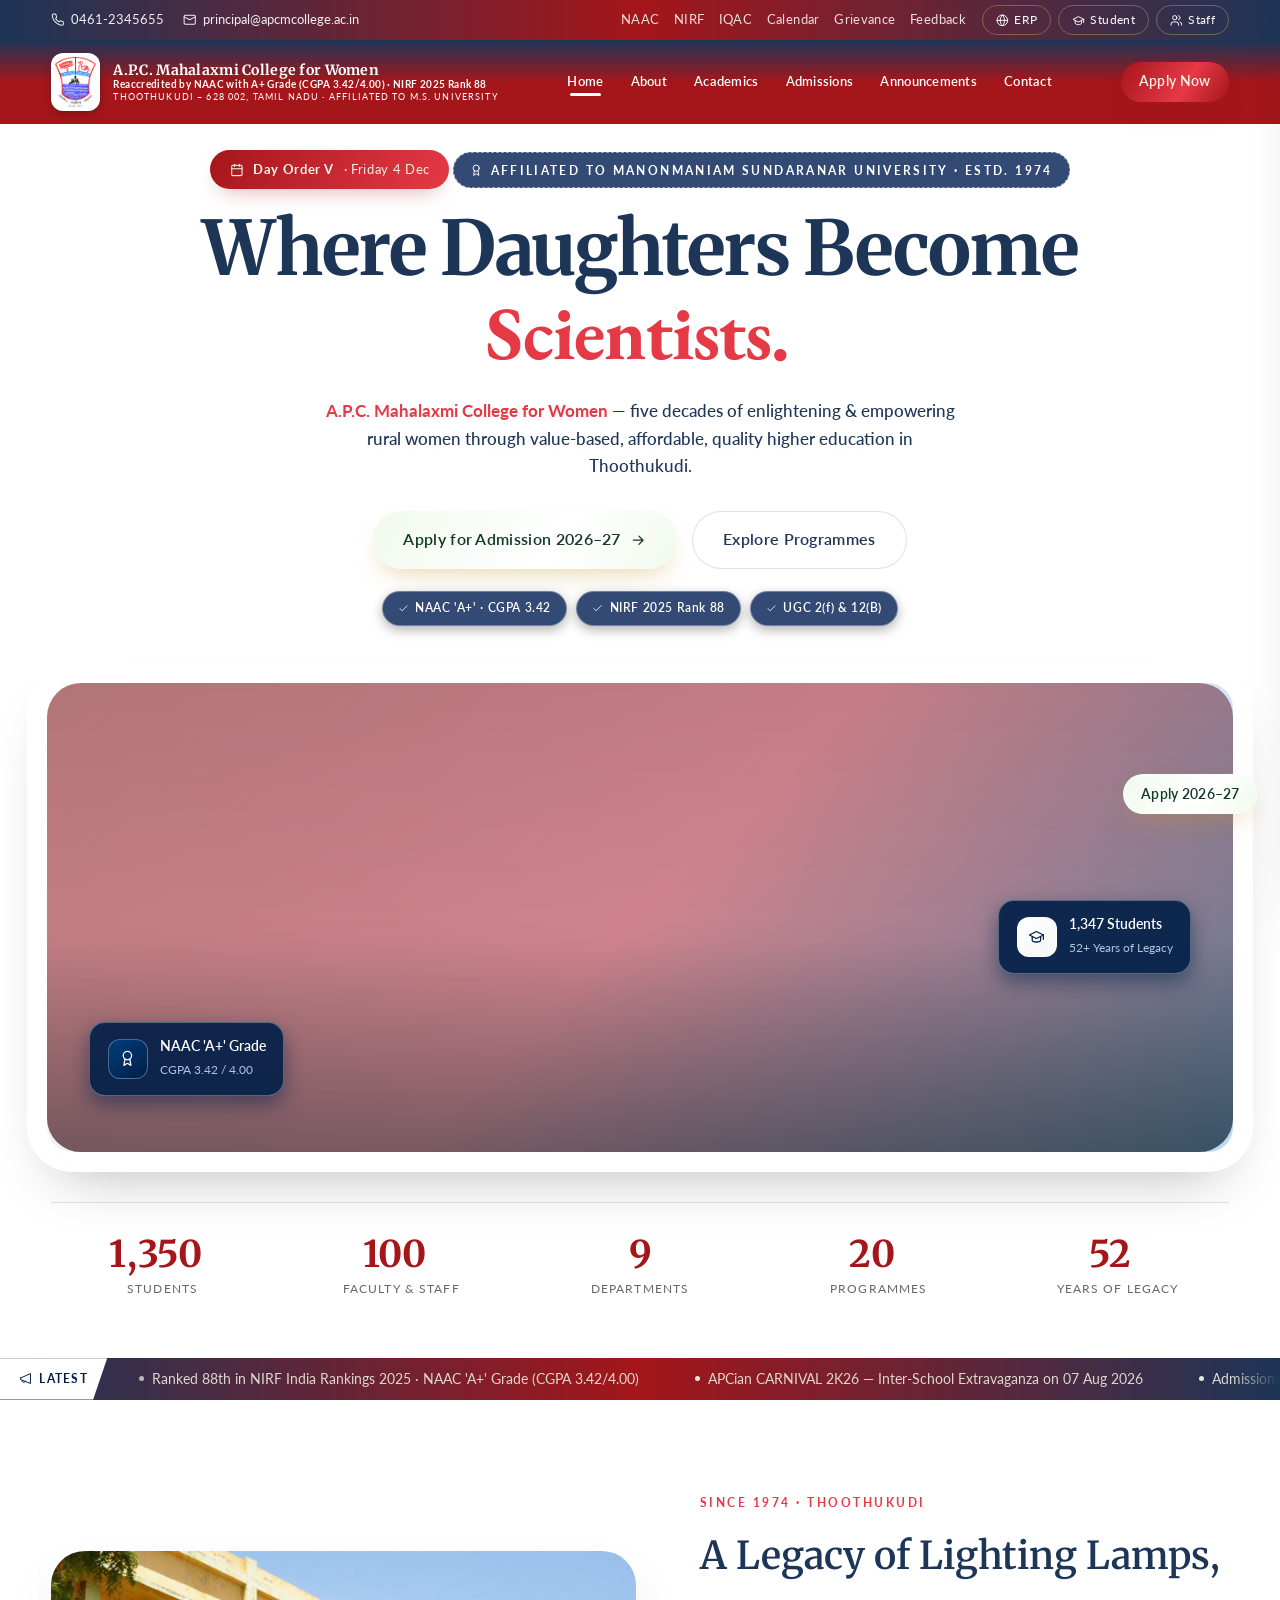
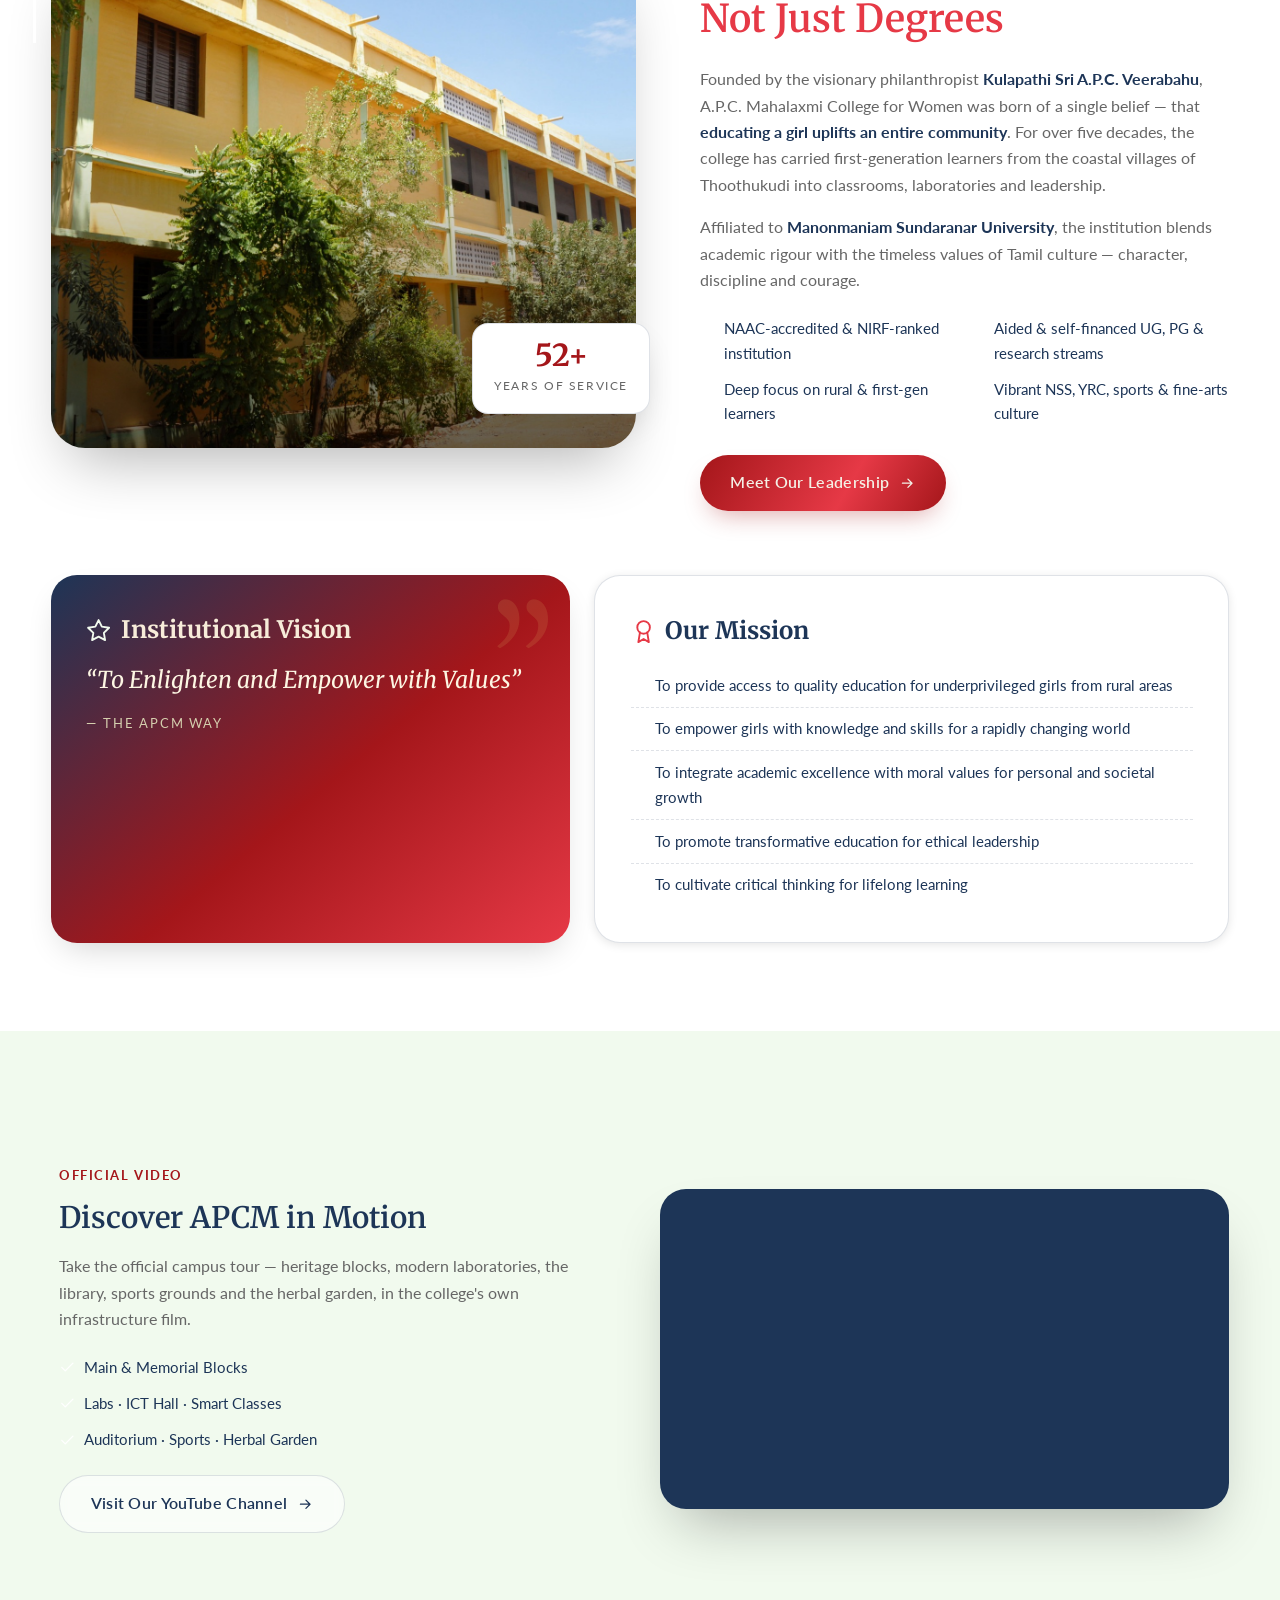
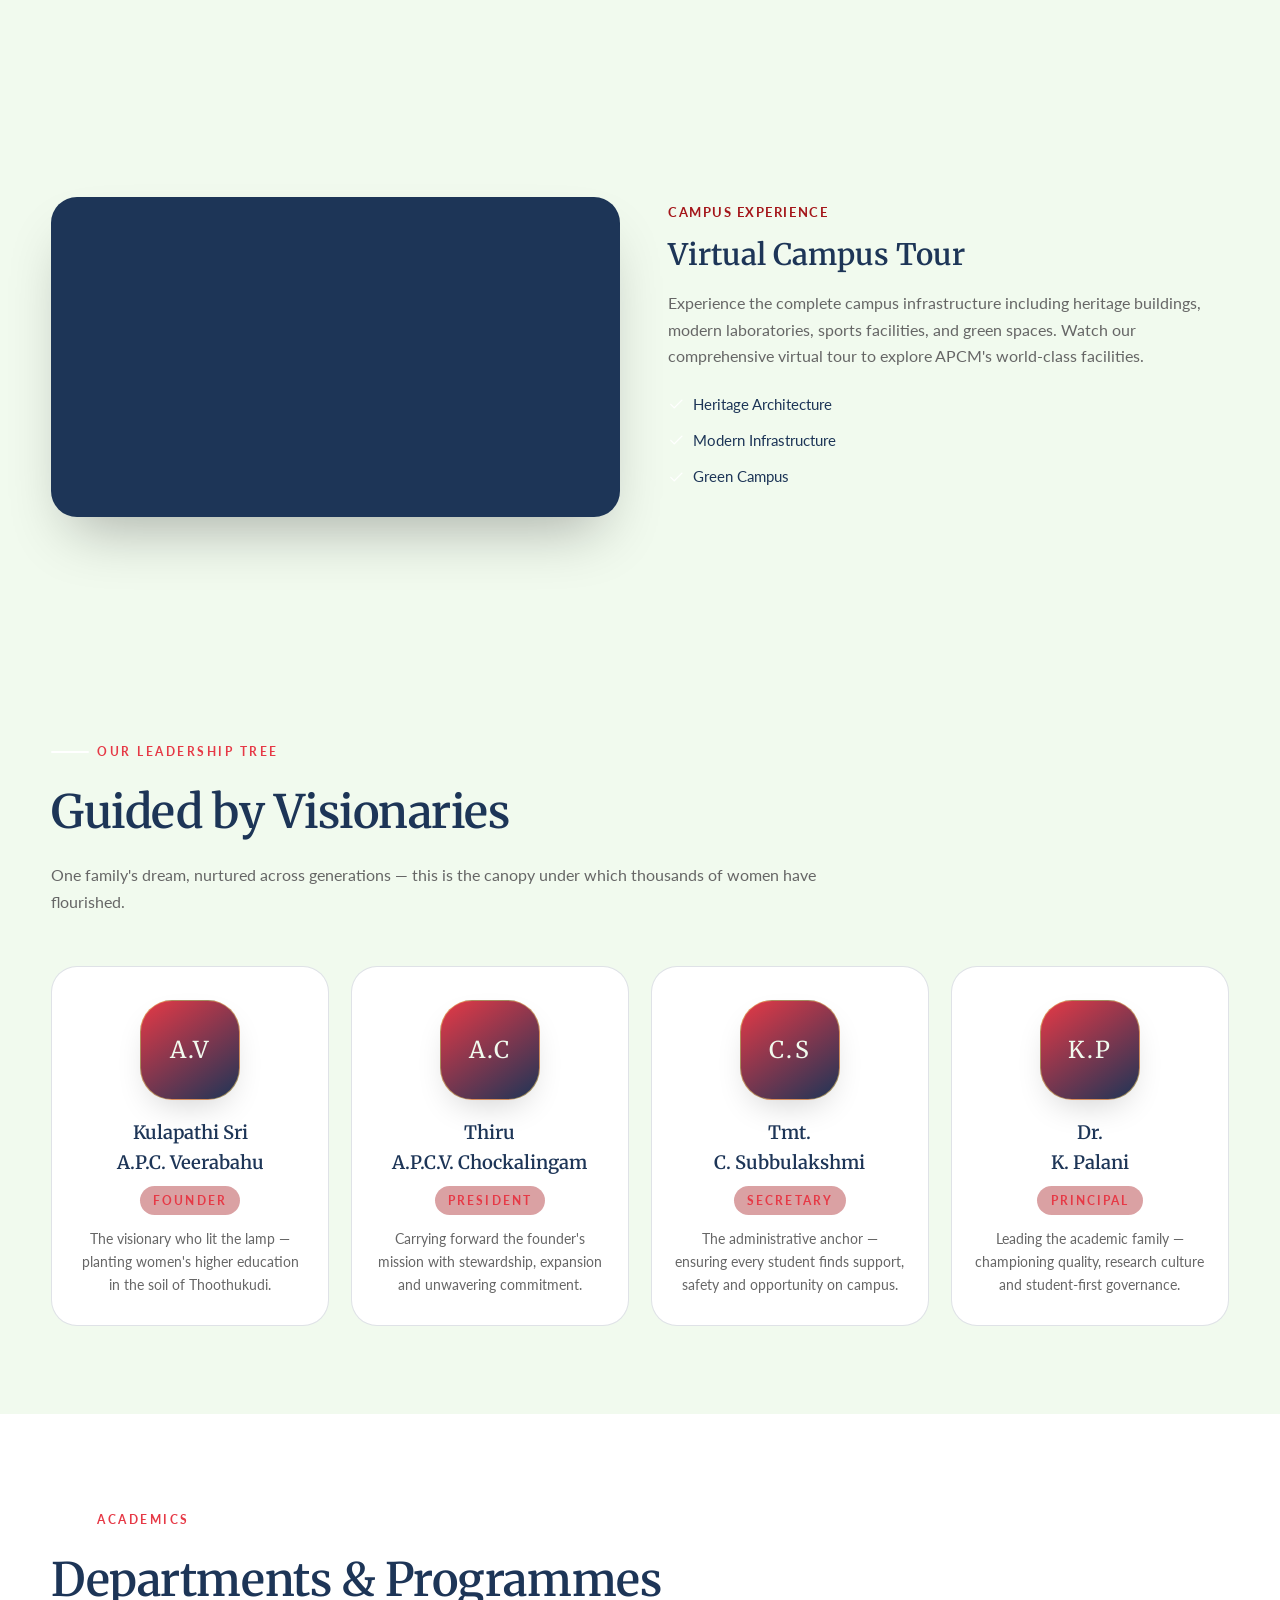
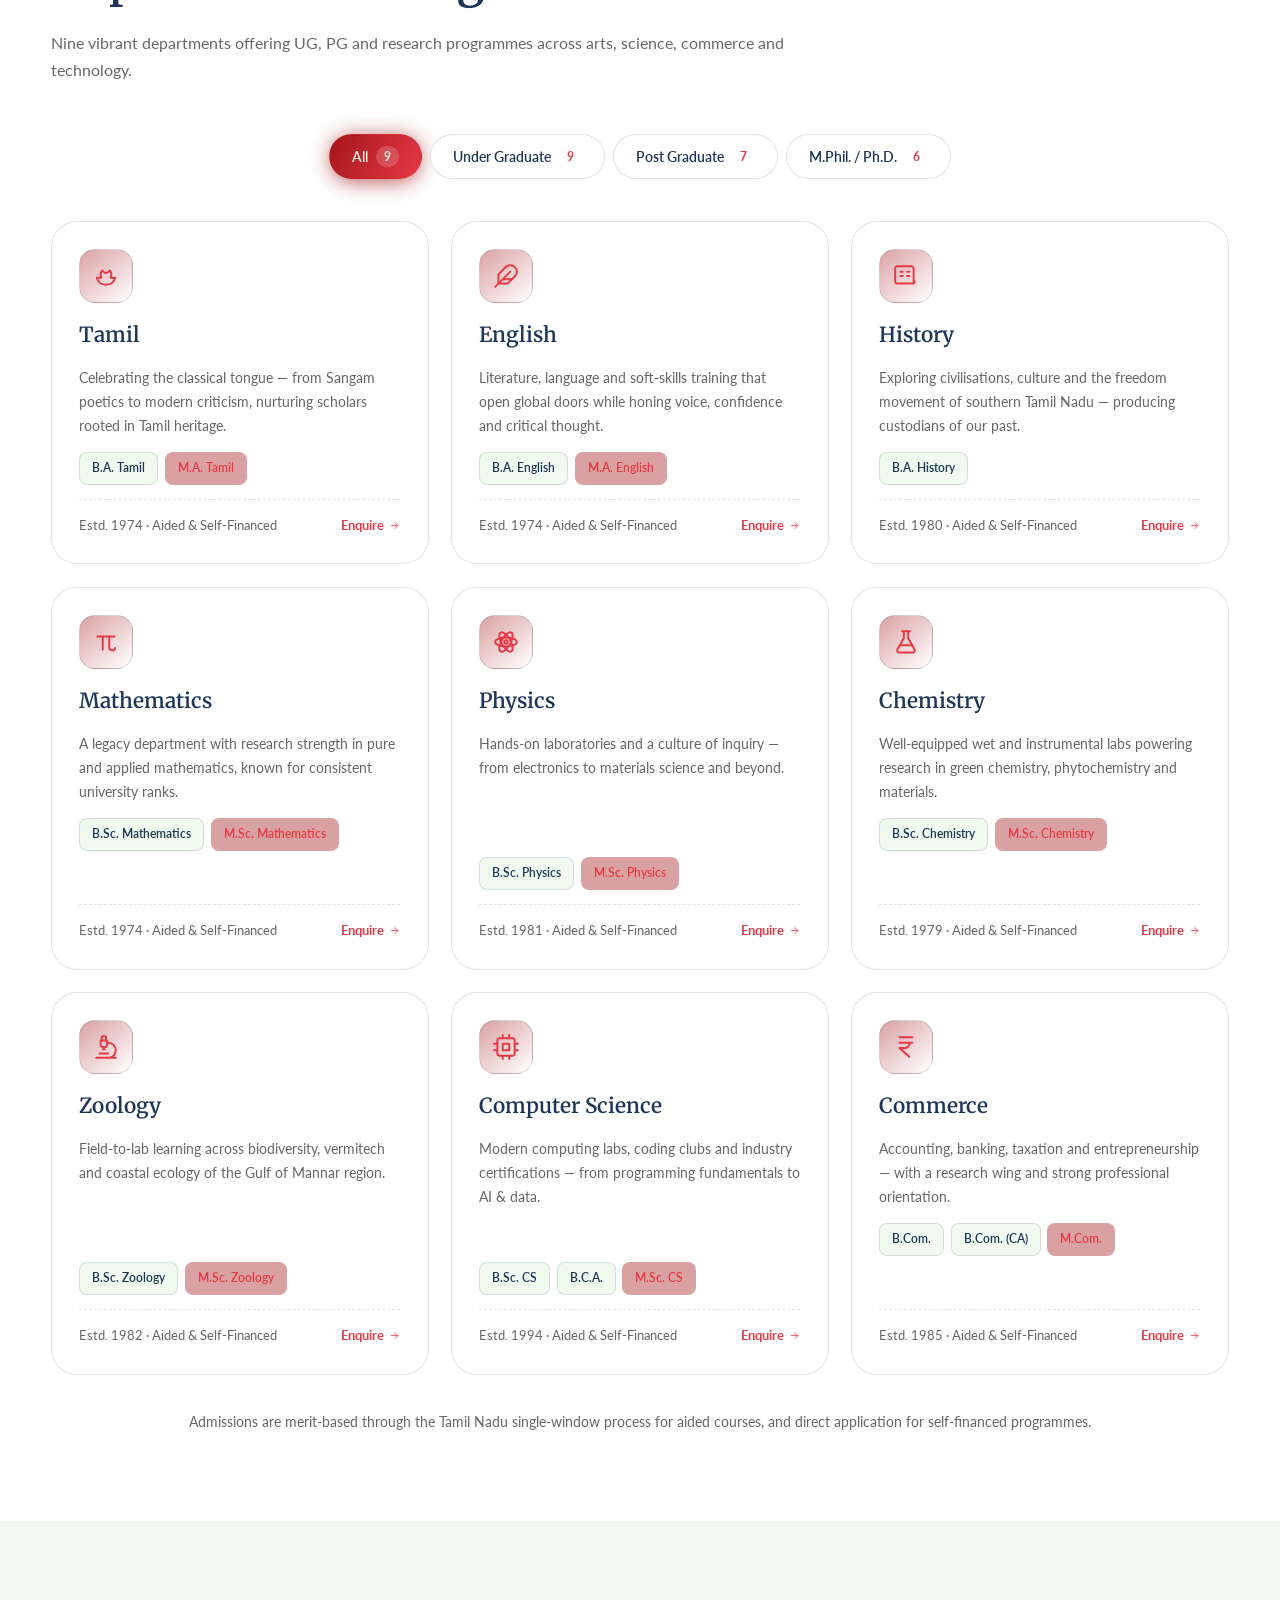
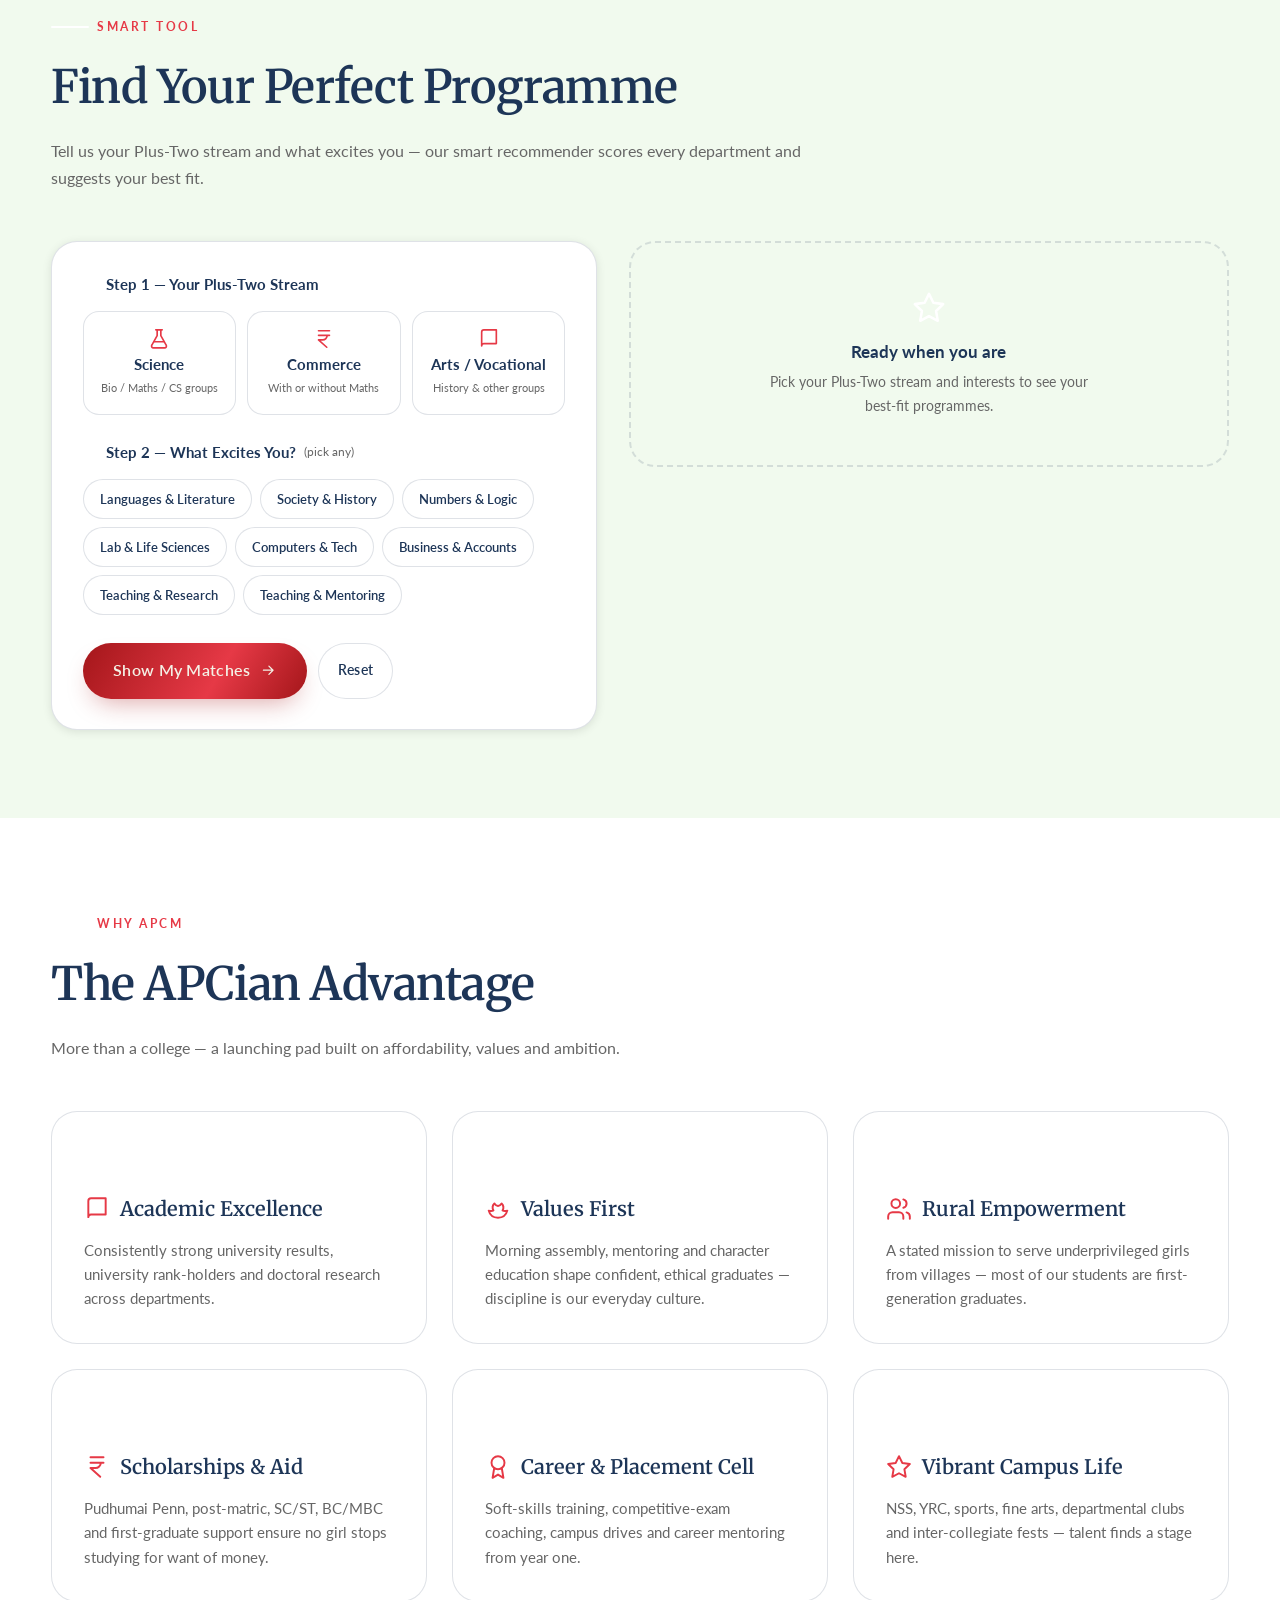
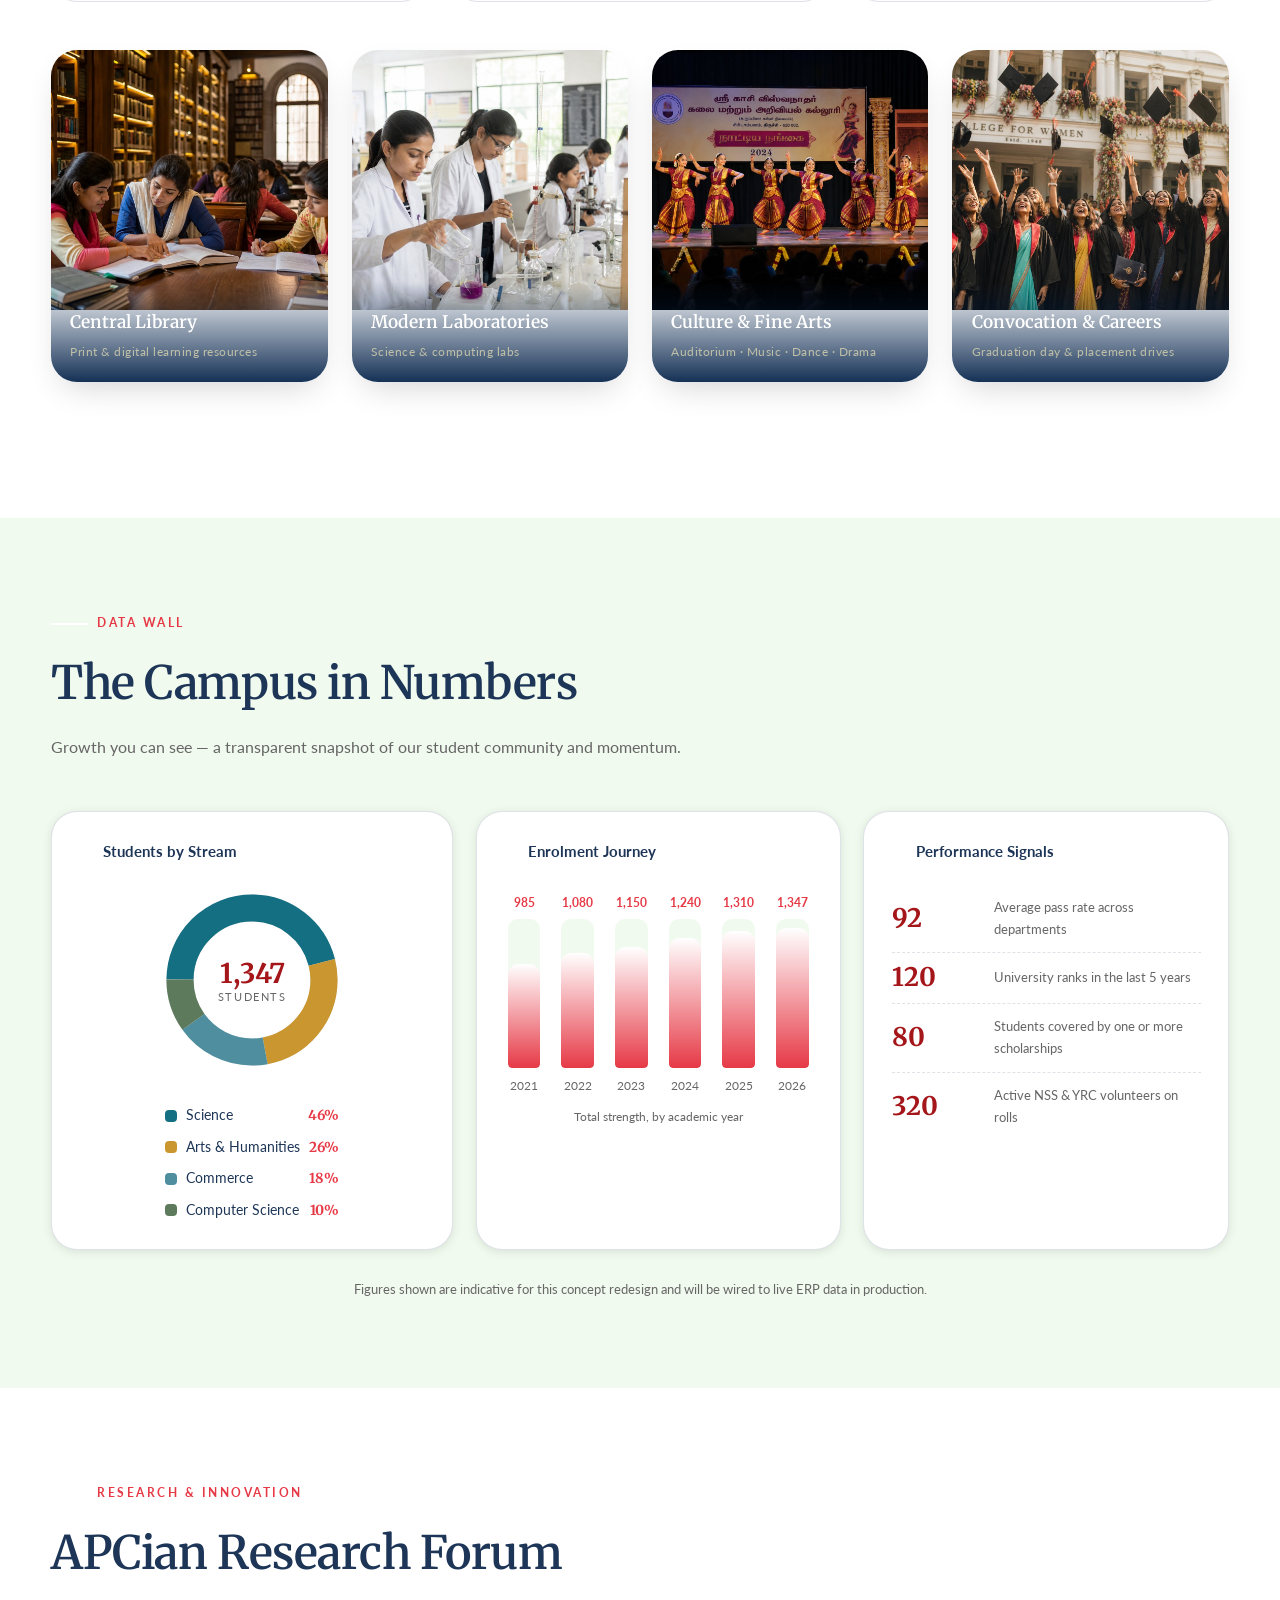
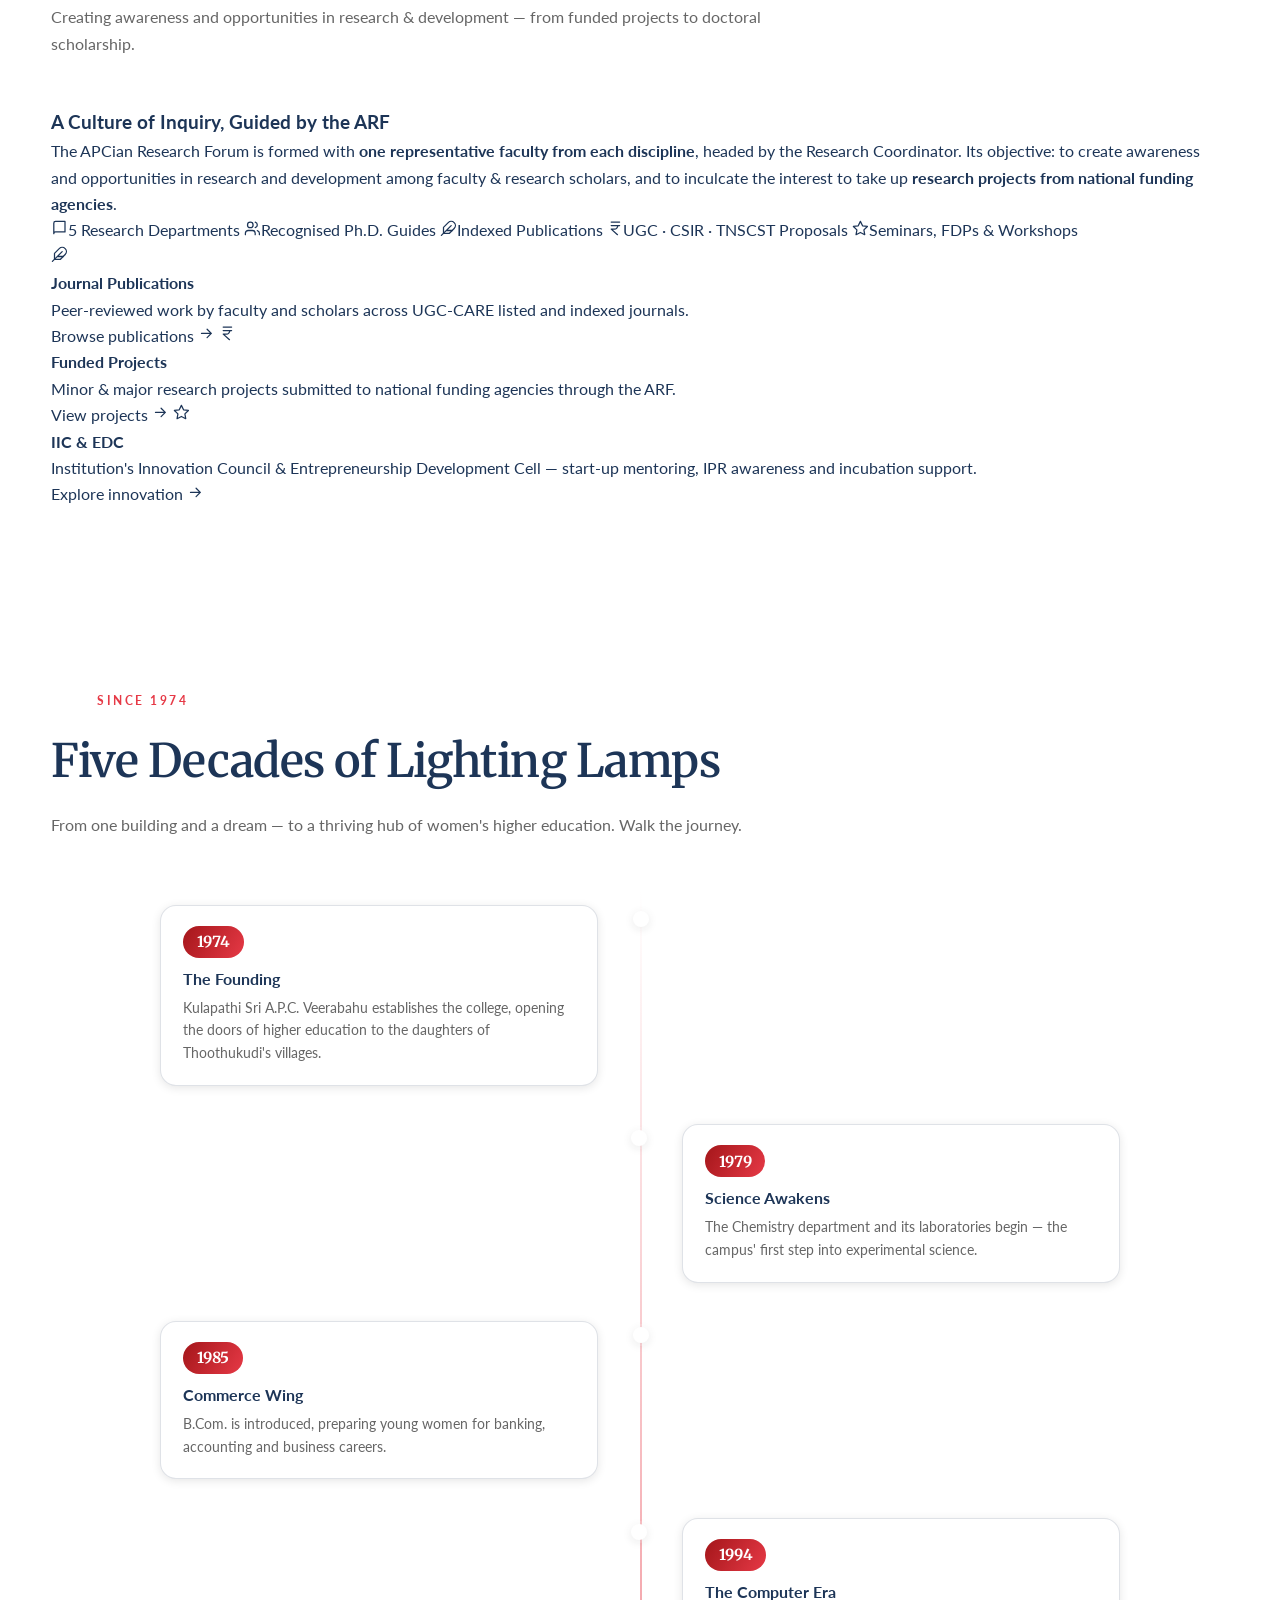
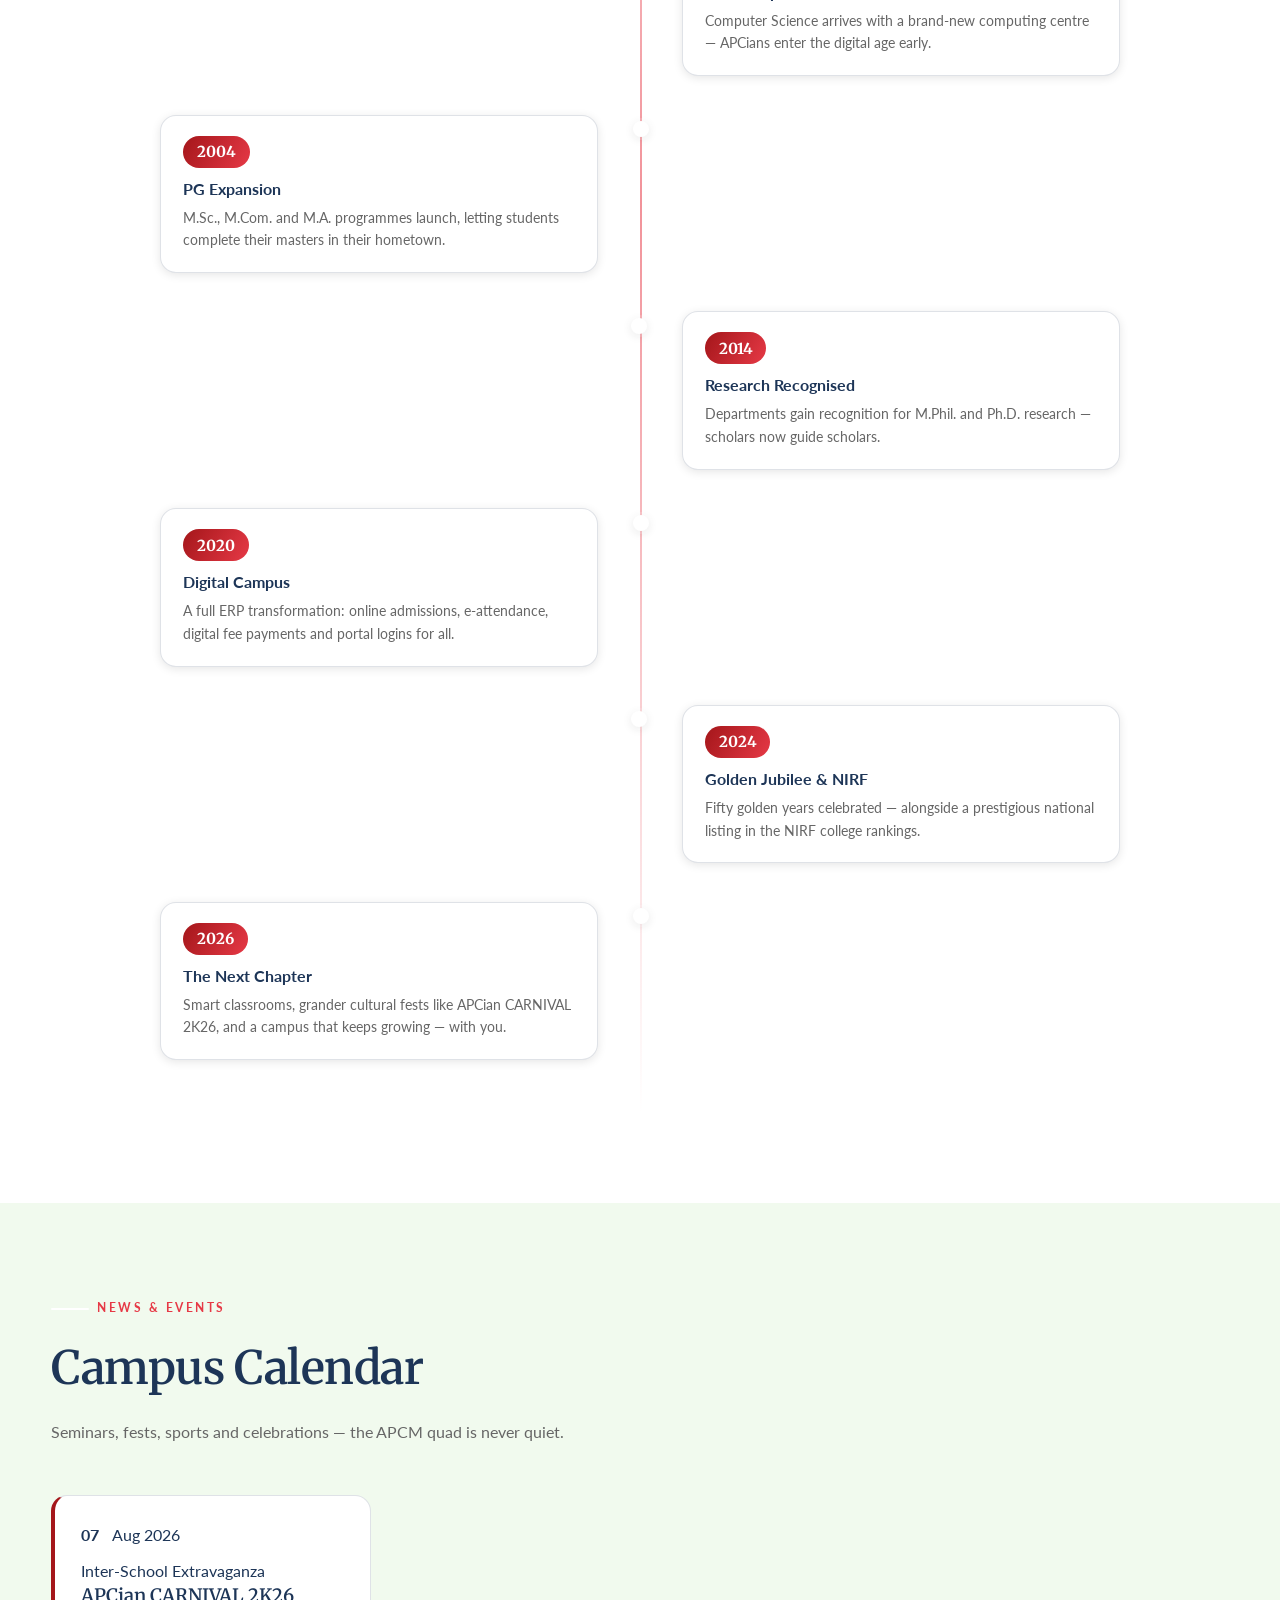
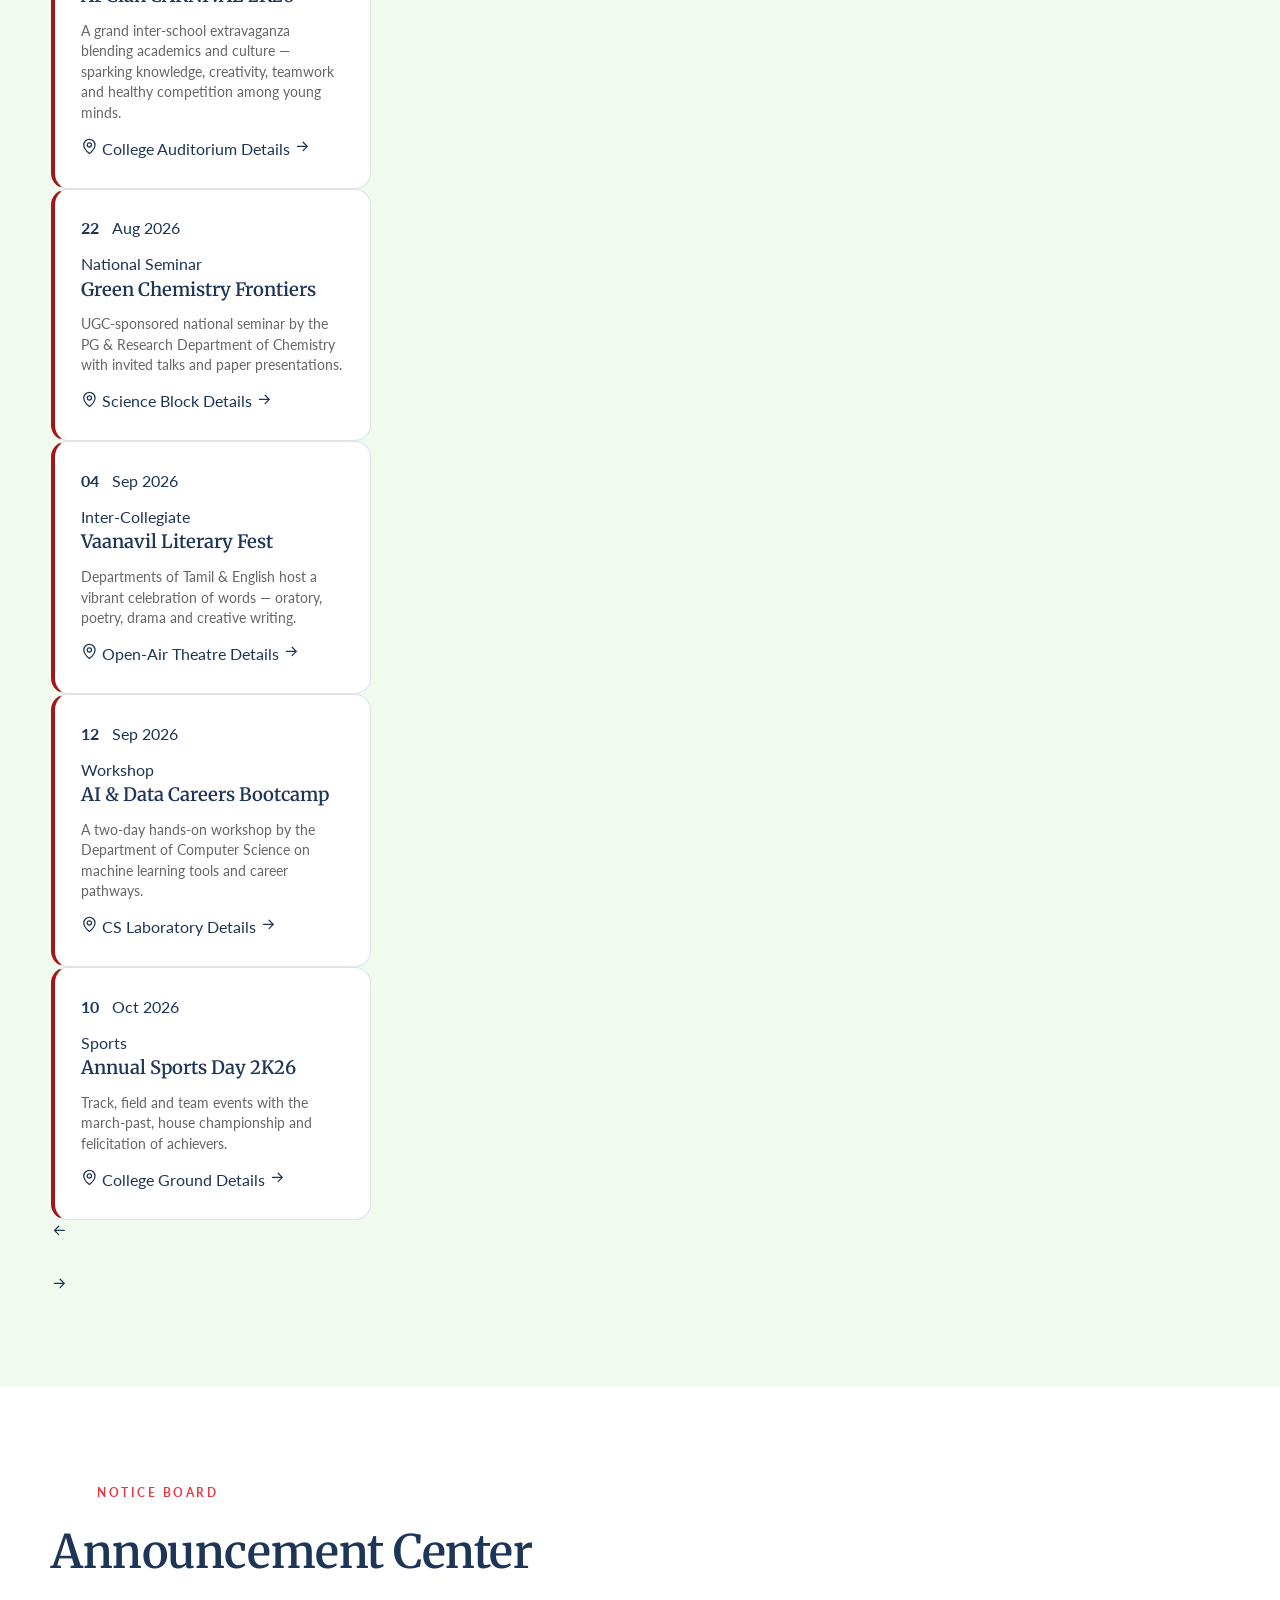
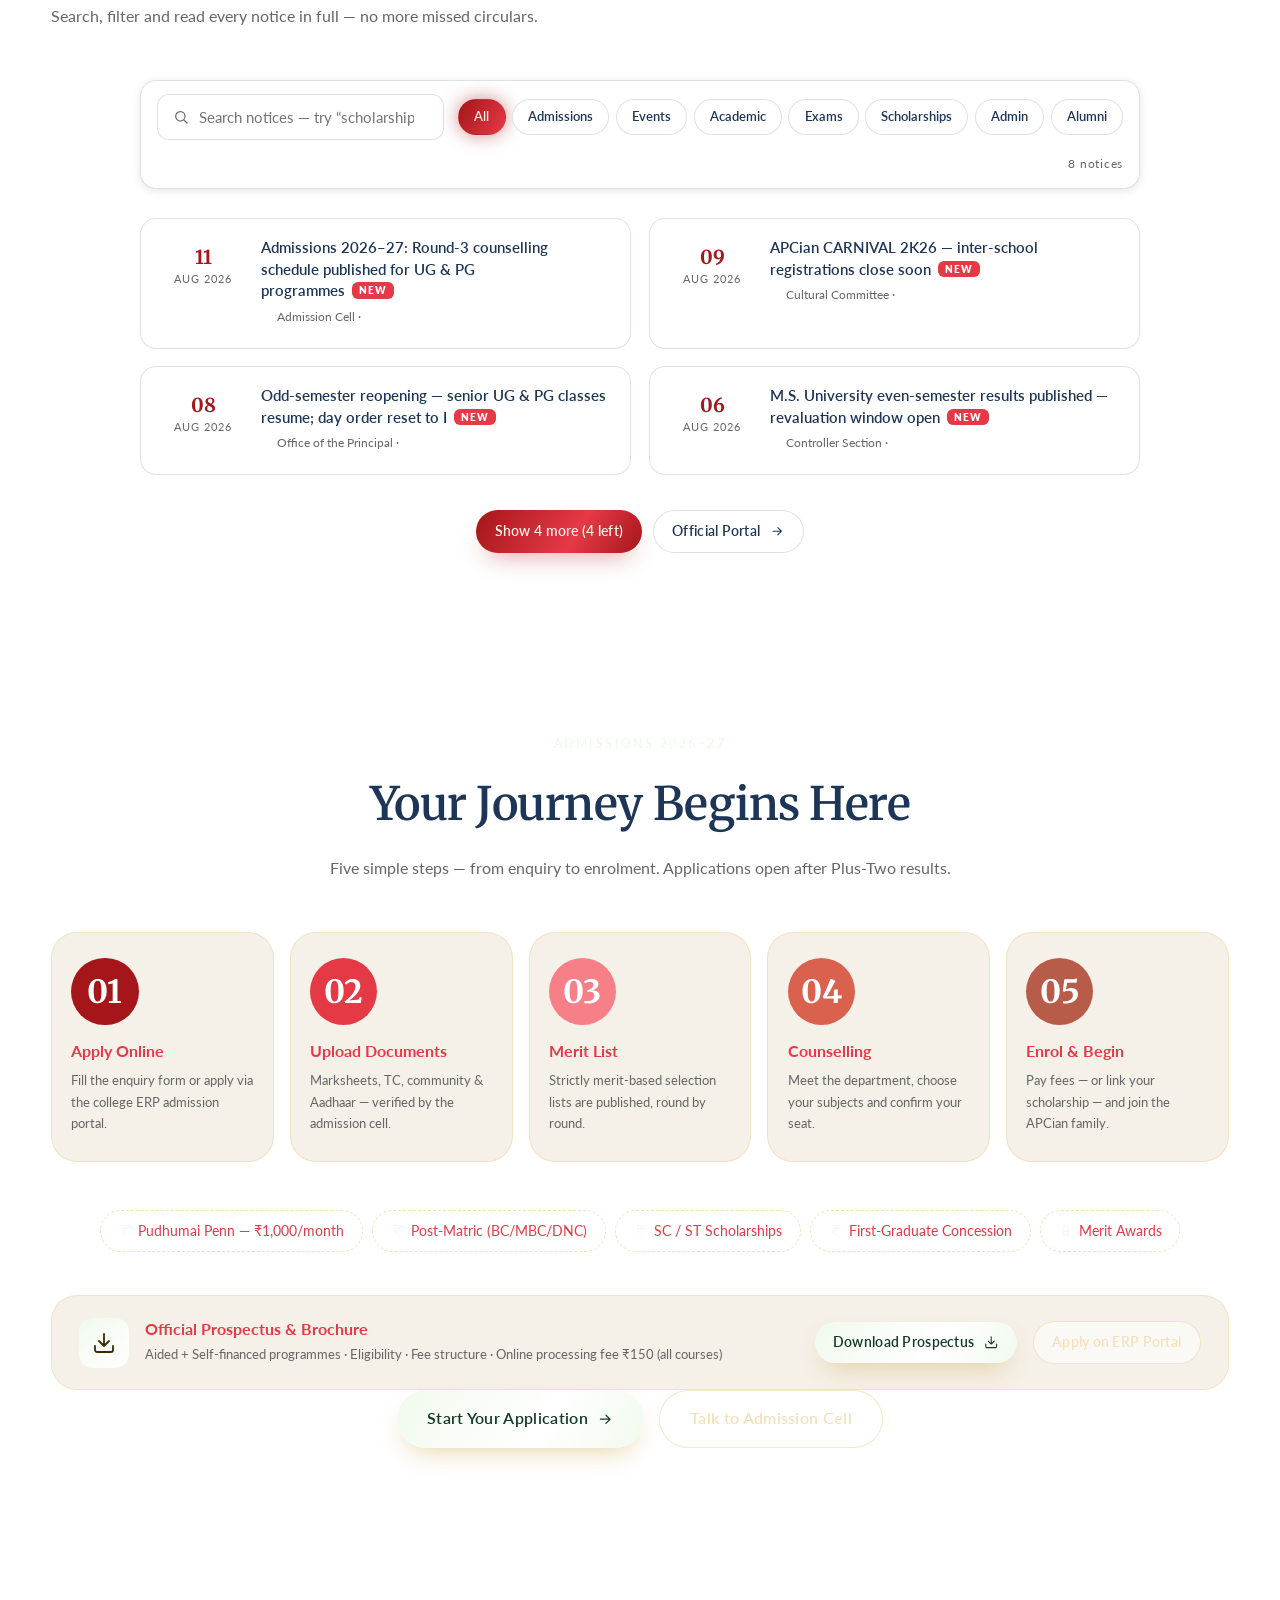
<file: apcm-redesign/index.html>
<!DOCTYPE html>
<html lang="en" data-theme="light">
<head>
<meta charset="UTF-8">
<meta name="viewport" content="width=device-width, initial-scale=1.0">
<title>A.P.C. Mahalaxmi College for Women, Thoothukudi — NAAC 'A+' · NIRF Rank 88 (2025)</title>
<meta name="description" content="A.P.C. Mahalaxmi College for Women, Thoothukudi — Reaccredited by NAAC with A+ Grade (CGPA 3.42/4.00), Ranked 88th in NIRF India Rankings 2025. Affiliated to Manonmaniam Sundaranar University, empowering rural women since 1974.">
<meta name="theme-color" content="#001f47">
<meta property="og:title" content="A.P.C. Mahalaxmi College for Women, Thoothukudi">
<meta property="og:description" content="To Enlighten and Empower with Values — UG, PG & Research programmes for women since 1974.">
<meta property="og:image" content="assets/hero-campus.jpg">
<meta property="og:type" content="website">
<link rel="icon" href='data:image/svg+xml,<svg xmlns="http://www.w3.org/2000/svg" viewBox="0 0 100 100"><circle cx="50" cy="50" r="46" fill="%23001e52"/><circle cx="50" cy="50" r="40" fill="none" stroke="%23ffffff" stroke-width="2" stroke-dasharray="4 5"/><path d="M50 26c6 7 8 10 8 14a8 8 0 0 1-16 0c0-4 2-7 8-14z" fill="%23ffffff"/></svg>'>
<link rel="preconnect" href="https://fonts.googleapis.com">
<link rel="preconnect" href="https://fonts.gstatic.com" crossorigin>
<link href="https://fonts.googleapis.com/css2?family=Merriweather:wght@400;700&family=Lato:wght@400;500;600;700&family=EB+Garamond:wght@600;700;800&display=swap" rel="stylesheet">
<link rel="stylesheet" href="css/style.css">
<script type="application/ld+json">
{"@context":"https://schema.org","@type":"CollegeOrUniversity",
 "name":"A.P.C. Mahalaxmi College for Women",
 "alternateName":"APCM College",
 "foundingDate":"1974",
 "address":{"@type":"PostalAddress","streetAddress":"Ettayapuram Road","addressLocality":"Thoothukudi","postalCode":"628002","addressRegion":"Tamil Nadu","addressCountry":"IN"},
 "telephone":"+91-461-2345655","email":"principal@apcmcollege.ac.in",
 "slogan":"To Enlighten and Empower with Values"}
</script>
</head>
<body>

<!-- ============ SVG SPRITE ============ -->
<svg width="0" height="0" style="position:absolute" aria-hidden="true">
  <defs>
    <symbol id="crest" viewBox="0 0 100 100">
      <circle cx="50" cy="50" r="47" fill="none" stroke="#001e52" stroke-width="2.5"/>
      <circle cx="50" cy="50" r="41" fill="none" stroke="#ffffff" stroke-width="1.4" stroke-dasharray="3 4.5" opacity=".85"/>
      <path d="M50 15 L77 24 V52 C77 68 65 80 50 86 C35 80 23 68 23 52 V24 Z" fill="rgba(255,255,255,.12)" stroke="#ffffff" stroke-width="1.6"/>
      <path d="M50 31c3.4 4 4.6 6 4.6 8.5a4.6 4.6 0 0 1-9.2 0c0-2.5 1.2-4.5 4.6-8.5z" fill="#ffffff"/>
      <path d="M39 49h22c0 4.5-4.6 7-11 7s-11-2.5-11-7z" fill="#ffffff"/>
      <path d="M50 56v7 M42 63h16" stroke="#ffffff" stroke-width="2.4" stroke-linecap="round"/>
      <path d="M30 70c6-2.6 12-2.6 18 0v9c-6-2.6-12-2.6-18 0z M70 70c-6-2.6-12-2.6-18 0v9c6-2.6 12-2.6 18 0z" fill="rgba(255,255,255,.2)" stroke="#ffffff" stroke-width="1.5" stroke-linejoin="round"/>
    </symbol>
    <symbol id="i-phone" viewBox="0 0 24 24"><path d="M22 16.9v3a2 2 0 0 1-2.2 2 19.8 19.8 0 0 1-8.6-3 19.5 19.5 0 0 1-6-6 19.8 19.8 0 0 1-3-8.6A2 2 0 0 1 4.1 2h3a2 2 0 0 1 2 1.7c.13.96.36 1.9.7 2.8a2 2 0 0 1-.45 2.1L8.1 9.9a16 16 0 0 0 6 6l1.3-1.3a2 2 0 0 1 2.1-.45c.9.34 1.84.57 2.8.7A2 2 0 0 1 22 16.9z"/></symbol>
    <symbol id="i-mail" viewBox="0 0 24 24"><rect x="2" y="4" width="20" height="16" rx="2"/><path d="m22 7-10 5L2 7"/></symbol>
    <symbol id="i-pin" viewBox="0 0 24 24"><path d="M20 10c0 6-8 12-8 12s-8-6-8-12a8 8 0 0 1 16 0Z"/><circle cx="12" cy="10" r="3"/></symbol>
    <symbol id="i-clock" viewBox="0 0 24 24"><circle cx="12" cy="12" r="10"/><path d="M12 6v6l4 2"/></symbol>
    <symbol id="i-chev" viewBox="0 0 24 24"><path d="m6 9 6 6 6-6"/></symbol>
    <symbol id="i-arrow" viewBox="0 0 24 24"><path d="M5 12h14M13 6l6 6-6 6"/></symbol>
    <symbol id="i-sun" viewBox="0 0 24 24"><circle cx="12" cy="12" r="4"/><path d="M12 2v2M12 20v2M4.93 4.93l1.41 1.41M17.66 17.66l1.41 1.41M2 12h2M20 12h2M6.34 17.66l-1.41 1.41M19.07 4.93l-1.41 1.41"/></symbol>
    <symbol id="i-moon" viewBox="0 0 24 24"><path d="M12 3a6 6 0 0 0 9 9 9 9 0 1 1-9-9Z"/></symbol>
    <symbol id="i-x" viewBox="0 0 24 24"><path d="M18 6 6 18M6 6l12 12"/></symbol>
    <symbol id="i-menu" viewBox="0 0 24 24"><path d="M4 6h16M4 12h16M4 18h16"/></symbol>
    <symbol id="i-check" viewBox="0 0 24 24"><path d="M20 6 9 17l-5-5"/></symbol>
    <symbol id="i-star" viewBox="0 0 24 24"><path d="M12 2l3.09 6.26L22 9.27l-5 4.87 1.18 6.88L12 17.77l-6.18 3.25L7 14.14 2 9.27l6.91-1.01L12 2z"/></symbol>
    <symbol id="i-star-fill" viewBox="0 0 24 24"><path style="fill:currentColor;stroke:none" d="M12 2l3.09 6.26L22 9.27l-5 4.87 1.18 6.88L12 17.77l-6.18 3.25L7 14.14 2 9.27l6.91-1.01L12 2z"/></symbol>
    <symbol id="i-cal" viewBox="0 0 24 24"><rect x="3" y="4" width="18" height="18" rx="2"/><path d="M16 2v4M8 2v4M3 10h18"/></symbol>
    <symbol id="i-users" viewBox="0 0 24 24"><path d="M16 21v-2a4 4 0 0 0-4-4H6a4 4 0 0 0-4 4v2"/><circle cx="9" cy="7" r="4"/><path d="M22 21v-2a4 4 0 0 0-3-3.87M16 3.13a4 4 0 0 1 0 7.75"/></symbol>
    <symbol id="i-award" viewBox="0 0 24 24"><circle cx="12" cy="8" r="6"/><path d="M15.48 12.9 17 22l-5-3-5 3 1.52-9.1"/></symbol>
    <symbol id="i-book" viewBox="0 0 24 24"><path d="M4 19.5A2.5 2.5 0 0 1 6.5 17H20V2H6.5A2.5 2.5 0 0 0 4 4.5z"/></symbol>
    <symbol id="i-flask" viewBox="0 0 24 24"><path d="M10 2v6.3L4.2 18.6A2 2 0 0 0 6 21.7h12a2 2 0 0 0 1.8-3.1L14 8.3V2"/><path d="M8.5 2h7M6.6 15h10.8"/></symbol>
    <symbol id="i-atom" viewBox="0 0 24 24"><circle cx="12" cy="12" r="1.6"/><ellipse cx="12" cy="12" rx="10" ry="4.2"/><ellipse cx="12" cy="12" rx="10" ry="4.2" transform="rotate(60 12 12)"/><ellipse cx="12" cy="12" rx="10" ry="4.2" transform="rotate(120 12 12)"/></symbol>
    <symbol id="i-pi" viewBox="0 0 24 24"><path d="M4 7h16M9 7v12M15 7v9.5a2.7 2.7 0 0 0 5.4 1"/></symbol>
    <symbol id="i-scroll" viewBox="0 0 24 24"><path d="M19 17V5a2 2 0 0 0-2-2H4a2 2 0 0 0-2 2v12a2 2 0 0 0 2 2h14a2 2 0 0 0 2-2z"/><path d="M13 8h2M13 12h2M7 8h2M7 12h2"/></symbol>
    <symbol id="i-chip" viewBox="0 0 24 24"><rect x="4" y="4" width="16" height="16" rx="2"/><rect x="9" y="9" width="6" height="6"/><path d="M9 1v3M15 1v3M9 20v3M15 20v3M1 9h3M1 15h3M20 9h3M20 15h3"/></symbol>
    <symbol id="i-coin" viewBox="0 0 24 24"><path d="M6 3h12M6 8h12M15.5 8a5 5 0 0 1-5 5H6l9 8"/></symbol>
    <symbol id="i-micro" viewBox="0 0 24 24"><path d="M6 18h8M3 22h18M14 22a7 7 0 1 0 0-14h-1M9 14h2M9 12a2 2 0 0 1-2-2V6h6v4a2 2 0 0 1-2 2ZM12 6V3a1 1 0 0 0-1-1H9a1 1 0 0 0-1 1v3"/></symbol>
    <symbol id="i-quill" viewBox="0 0 24 24"><path d="M20.24 12.24a6 6 0 0 0-8.49-8.49L5 10.5V19h8.5z"/><path d="M16 8 2 22M17.5 15H9"/></symbol>
    <symbol id="i-lotus" viewBox="0 0 24 24"><path d="M12 20c-4.4 0-7.6-2.7-8.6-6.5 2 .6 3.4.5 4.4-.2-1.1-2-.7-4.8.9-6.4 1 1.6 2 2.2 3.3 2.3 1.3-.1 2.3-.7 3.3-2.3 1.6 1.6 2 4.4.9 6.4 1 .7 2.4.8 4.4.2-1 3.8-4.2 6.5-8.6 6.5Z"/></symbol>
    <symbol id="i-grad" viewBox="0 0 24 24"><path d="M22 10 12 5 2 10l10 5 10-5z"/><path d="M6 12.2V17c0 1.7 2.7 3 6 3s6-1.3 6-3v-4.8M22 10v6"/></symbol>
    <symbol id="i-quote" viewBox="0 0 24 24"><path d="m3 11 18-8v18L3 14v-3z"/><path d="M11.6 16.8a3 3 0 0 1-5.8-1.6"/></symbol>
    <symbol id="i-shield" viewBox="0 0 24 24"><path d="M12 22s8-3.6 8-10V5.2L12 2 4 5.2V12c0 6.4 8 10 8 10z"/></symbol>
    <symbol id="i-plus" viewBox="0 0 24 24"><path d="M12 5v14M5 12h14"/></symbol>
    <symbol id="i-up" viewBox="0 0 24 24"><path d="M12 19V5M5 12l7-7 7 7"/></symbol>
    <symbol id="i-globe" viewBox="0 0 24 24"><circle cx="12" cy="12" r="10"/><path d="M2 12h20M12 2c2.7 2.7 4 6.3 4 10s-1.3 7.3-4 10c-2.7-2.7-4-6.3-4-10S9.3 4.7 12 2z"/></symbol>
    <symbol id="i-fb" viewBox="0 0 24 24"><path d="M15 22v-8h2.6l.4-3H15V8.9c0-.9.3-1.5 1.6-1.5H18V4.7c-.3 0-1.3-.1-2.4-.1-2.4 0-4 1.4-4 4.1V11H9v3h2.6v8h1.4z"/></symbol>
    <symbol id="i-ig" viewBox="0 0 24 24"><rect x="3" y="3" width="18" height="18" rx="5"/><circle cx="12" cy="12" r="4"/><circle cx="17.2" cy="6.8" r="1.1" style="fill:currentColor;stroke:none"/></symbol>
    <symbol id="i-yt" viewBox="0 0 24 24"><path d="M21.6 7.2a2.8 2.8 0 0 0-2-2C17.9 4.8 12 4.8 12 4.8s-5.9 0-7.6.4a2.8 2.8 0 0 0-2 2A29 29 0 0 0 2 12a29 29 0 0 0 .4 4.8 2.8 2.8 0 0 0 2 2c1.7.4 7.6.4 7.6.4s5.9 0 7.6-.4a2.8 2.8 0 0 0 2-2A29 29 0 0 0 22 12a29 29 0 0 0-.4-4.8z"/><path d="m10 15 5.2-3L10 9z"/></symbol>
    <symbol id="i-xw" viewBox="0 0 24 24"><path style="fill:currentColor;stroke:none" d="M13.7 10.6 20.3 3h-1.6l-5.7 6.6L8.4 3H3.5l6.9 10L3.5 21h1.6l6-7 4.9 7h4.9zM6.9 4.3h1.2l7.9 15.4h-1.2z"/></symbol>
    <symbol id="i-bot" viewBox="0 0 24 24"><path d="M21 11.5a8.4 8.4 0 0 1-8.5 8.3 8.6 8.6 0 0 1-3.7-.8L3 21l2-5.3a8 8 0 0 1-1.5-4.2A8.4 8.4 0 0 1 12 3.2a8.4 8.4 0 0 1 9 8.3z"/><path d="M8.5 11h.01M12 11h.01M15.5 11h.01" stroke-width="2.6"/></symbol>
    <symbol id="i-send" viewBox="0 0 24 24"><path d="m22 2-11 11M22 2l-7 20-4-9.5L2 8z"/></symbol>
    <symbol id="i-play" viewBox="0 0 24 24"><path style="fill:currentColor;stroke:none" d="M8 5.5v13l11-6.5z"/></symbol>
    <symbol id="i-download" viewBox="0 0 24 24"><path d="M21 15v4a2 2 0 0 1-2 2H5a2 2 0 0 1-2-2v-4M7 10l5 5 5-5M12 15V3"/></symbol>
    <symbol id="i-search" viewBox="0 0 24 24"><circle cx="11" cy="11" r="7"/><path d="m21 21-4.35-4.35"/></symbol>
  </defs>
</svg>

<!-- ============ PRELOADER ============ -->
<div id="preloader" role="status" aria-label="Loading">
  <div class="pl-inner">
    <img class="pl-emblem" src="assets/apcm-logo.png" alt="APCM College crest">
    <div class="pl-name">A.P.C. Mahalaxmi College</div>
    <div class="pl-bar"><i></i></div>
  </div>
</div>

<div class="progress" aria-hidden="true"></div>
<div class="cursor-glow" aria-hidden="true"></div>

<!-- ============ HEADER ============ -->
<header class="site-header">
  <div class="topbar">
    <div class="container">
      <div class="tb-left">
        <a href="tel:+914612345655"><svg class="icon"><use href="#i-phone"/></svg>0461-2345655</a>
        <a href="mailto:principal@apcmcollege.ac.in"><svg class="icon"><use href="#i-mail"/></svg>principal@apcmcollege.ac.in</a>
      </div>
      <nav class="tb-links" aria-label="Quick links">
        <a href="https://www.apcmcollege.ac.in/naac/index.html" target="_blank" rel="noopener">NAAC</a>
        <a href="https://www.apcmcollege.ac.in/nirf" target="_blank" rel="noopener">NIRF</a>
        <a href="https://www.apcmcollege.ac.in/naac/index.html" target="_blank" rel="noopener">IQAC</a>
        <a href="https://www.apcmcollege.ac.in/academic-calendar" target="_blank" rel="noopener">Calendar</a>
        <a href="https://www.apcmcollege.ac.in/grievance" target="_blank" rel="noopener">Grievance</a>
        <a href="https://www.apcmcollege.ac.in/#" target="_blank" rel="noopener">Feedback</a>
      </nav>
      <div class="tb-portals">
        <a href="https://portal.apcmcollege.ac.in/" target="_blank" rel="noopener"><svg class="icon"><use href="#i-globe"/></svg><span>ERP</span></a>
        <a href="https://portal.apcmcollege.ac.in/mob/#/stu/login" target="_blank" rel="noopener"><svg class="icon"><use href="#i-grad"/></svg><span>Student</span></a>
        <a href="https://portal.apcmcollege.ac.in/mob/#/staff/login" target="_blank" rel="noopener"><svg class="icon"><use href="#i-users"/></svg><span>Staff</span></a>
      </div>
    </div>
  </div>

  <div class="navbar">
    <div class="container">
      <a href="#home" class="brand" aria-label="APCM College home">
        <img src="assets/apcm-logo.png" alt="APCM College crest" class="brand-logo">
        <span class="brand-txt">
          <b>A.P.C. Mahalaxmi College for Women</b>
          <i>Reaccredited by NAAC with A+ Grade (CGPA 3.42/4.00) · NIRF 2025 Rank 88</i>
          <span>Thoothukudi – 628 002, Tamil Nadu · Affiliated to M.S. University</span>
        </span>
      </a>
      <nav aria-label="Primary"><ul class="nav-menu" id="navMenu"></ul></nav>
      <div class="nav-actions">
        <button class="btn btn-primary btn-sm" id="applyNavBtn" data-apply>Apply Now</button>
        <button class="icon-btn" id="burger" aria-label="Open menu"><svg class="icon" style="width:20px;height:20px"><use href="#i-menu"/></svg></button>
      </div>
    </div>
  </div>
</header>

<!-- mobile drawer -->
<aside class="drawer" id="drawer" aria-label="Mobile menu">
  <div class="drawer-head">
    <b>Site Menu</b>
    <button class="icon-btn" id="drawerClose" aria-label="Close menu"><svg class="icon"><use href="#i-x"/></svg></button>
  </div>
  <nav><ul id="drawerNav"></ul></nav>
  <div class="cta">
    <button class="btn btn-gold" data-apply>Apply for Admission <svg class="icon"><use href="#i-arrow"/></svg></button>
    <a class="btn btn-ghost" href="#contact" id="drawerContact">Contact Us</a>
  </div>
</aside>
<div class="ov" id="ov"></div>

<main>
<!-- ============ HERO ============ -->
<section class="hero" id="home">
  <div class="container">
    <div class="hero-center">
      <div class="dayorder hero-pill" id="dayOrder" data-reveal></div>
      <span class="hero-kick" data-reveal><svg class="icon"><use href="#i-award"/></svg> Affiliated to Manonmaniam Sundaranar University · Estd. 1974</span>
      <h1 class="hero-h1" data-reveal>Where Daughters Become
        <span class="rot"><span class="rot-track" id="rotTrack">
          <span class="rot-word">Leaders.</span><span class="rot-word">Scholars.</span><span class="rot-word">Scientists.</span><span class="rot-word">Creators.</span><span class="rot-word">Changemakers.</span>
        </span></span>
      </h1>
      <p class="hero-sub" data-reveal><b>A.P.C. Mahalaxmi College for Women</b> — five decades of enlightening &amp; empowering rural women through value-based, affordable, quality higher education in Thoothukudi.</p>
      <div class="hero-cta" data-reveal>
        <button class="btn btn-gold" data-apply>Apply for Admission 2026–27 <svg class="icon"><use href="#i-arrow"/></svg></button>
        <a class="btn btn-ghost" href="#programmes">Explore Programmes</a>
      </div>
      <div class="hero-chips" data-reveal>
        <span><svg class="icon"><use href="#i-check"/></svg>NAAC 'A+' · CGPA 3.42</span>
        <span><svg class="icon"><use href="#i-check"/></svg>NIRF 2025 Rank 88</span>
        <span><svg class="icon"><use href="#i-check"/></svg>UGC 2(f) &amp; 12(B)</span>
      </div>
    </div>
  </div>

  <div class="hero-banner" data-reveal="zoom">
    <div style="position:absolute;inset:0;background:linear-gradient(135deg, rgba(164,22,26,.5) 0%, rgba(230,57,70,.5) 50%, rgba(29,53,87,.5) 100%);border-radius:var(--r-xl);z-index:0"></div>
    <iframe width="100%" height="100%" src="https://www.youtube-nocookie.com/embed/1mB3QCJpVU0?autoplay=1&mute=1&loop=1&playlist=1mB3QCJpVU0&controls=0&modestbranding=1&rel=0&fs=0" title="APCM College Campus Video" allow="accelerometer; autoplay; clipboard-write; encrypted-media; gyroscope; picture-in-picture" allowfullscreen style="position:absolute;inset:0;border-radius:var(--r-xl);border:0;z-index:1;width:100%;height:100%;opacity:0.9"></iframe>
    <div class="hb-shade"></div>
    <div class="h-card card-a" data-depth="1">
      <span class="hc-ic"><svg class="icon"><use href="#i-award"/></svg></span>
      <div><b>NAAC 'A+' Grade</b><small>CGPA 3.42 / 4.00</small></div>
    </div>
    <div class="h-card card-b" data-depth="0.8">
      <span class="hc-ic gold"><svg class="icon"><use href="#i-grad"/></svg></span>
      <div><b>1,347 Students</b><small>52+ Years of Legacy</small></div>
    </div>
  </div>

  <div class="container">
    <div class="hero-stats" data-reveal>
      <div class="hstat"><b data-count="1350" data-suffix="+">0</b><span>Students</span></div>
      <div class="hstat"><b data-count="100" data-suffix="+">0</b><span>Faculty &amp; Staff</span></div>
      <div class="hstat"><b data-count="9">0</b><span>Departments</span></div>
      <div class="hstat"><b data-count="20" data-suffix="+">0</b><span>Programmes</span></div>
      <div class="hstat"><b data-count="52" data-suffix="+">0</b><span>Years of Legacy</span></div>
    </div>
  </div>
</section>

<!-- ============ TICKER ============ -->
<div class="ticker" aria-label="Latest updates">
  <span class="ticker-label"><svg class="icon"><use href="#i-quote"/></svg>Latest</span>
  <div class="ticker-vp"><div class="ticker-track" id="tickerTrack"></div></div>
</div>

<!-- ============ ABOUT ============ -->
<section id="about">
  <div class="container">
    <div class="about-grid">
      <div class="about-media" data-reveal="left">
        <img src="assets/hero-poster.jpg" alt="APCM College campus views">
        <div class="exp-badge"><b>52+</b><span>Years of Service</span></div>
      </div>
      <div class="about-copy" data-reveal="right">
        <span class="kicker">Since 1974 · Thoothukudi</span>
        <h2>A Legacy of Lighting Lamps, <span style="color:var(--maroon-2)">Not Just Degrees</span></h2>
        <p>Founded by the visionary philanthropist <b>Kulapathi Sri A.P.C. Veerabahu</b>, A.P.C. Mahalaxmi College for Women was born of a single belief — that <b>educating a girl uplifts an entire community</b>. For over five decades, the college has carried first-generation learners from the coastal villages of Thoothukudi into classrooms, laboratories and leadership.</p>
        <p>Affiliated to <b>Manonmaniam Sundaranar University</b>, the institution blends academic rigour with the timeless values of Tamil culture — character, discipline and courage.</p>
        <ul class="about-points">
          <li><svg class="icon"><use href="#i-check"/></svg>NAAC-accredited &amp; NIRF-ranked institution</li>
          <li><svg class="icon"><use href="#i-check"/></svg>Aided &amp; self-financed UG, PG &amp; research streams</li>
          <li><svg class="icon"><use href="#i-check"/></svg>Deep focus on rural &amp; first-gen learners</li>
          <li><svg class="icon"><use href="#i-check"/></svg>Vibrant NSS, YRC, sports &amp; fine-arts culture</li>
        </ul>
        <a class="btn btn-primary" href="#leadership">Meet Our Leadership <svg class="icon"><use href="#i-arrow"/></svg></a>
      </div>
    </div>

    <div class="vm-grid">
      <div class="vm-card vision" data-reveal>
        <h3><svg class="icon"><use href="#i-star"/></svg>Institutional Vision</h3>
        <blockquote>“To Enlighten and Empower with Values”</blockquote>
        <cite>— The APCM Way</cite>
      </div>
      <div class="vm-card mission" data-reveal>
        <h3><svg class="icon"><use href="#i-award"/></svg>Our Mission</h3>
        <ul>
          <li><svg class="icon"><use href="#i-check"/></svg>To provide access to quality education for underprivileged girls from rural areas</li>
          <li><svg class="icon"><use href="#i-check"/></svg>To empower girls with knowledge and skills for a rapidly changing world</li>
          <li><svg class="icon"><use href="#i-check"/></svg>To integrate academic excellence with moral values for personal and societal growth</li>
          <li><svg class="icon"><use href="#i-check"/></svg>To promote transformative education for ethical leadership</li>
          <li><svg class="icon"><use href="#i-check"/></svg>To cultivate critical thinking for lifelong learning</li>
        </ul>
      </div>
    </div>
  </div>
</section>

<!-- ============ DISCOVER APCM (OFFICIAL VIDEO) ============ -->
<section id="discover" class="alt">
  <div class="container">
    <div class="video-grid">
      <div class="vid-copy" data-reveal="left">
        <span class="kicker">Official Video</span>
        <h3>Discover APCM in Motion</h3>
        <p>Take the official campus tour — heritage blocks, modern laboratories, the library, sports grounds and the herbal garden, in the college's own infrastructure film.</p>
        <div class="vid-mini">
          <span><svg class="icon"><use href="#i-check"/></svg>Main &amp; Memorial Blocks</span>
          <span><svg class="icon"><use href="#i-check"/></svg>Labs · ICT Hall · Smart Classes</span>
          <span><svg class="icon"><use href="#i-check"/></svg>Auditorium · Sports · Herbal Garden</span>
        </div>
        <a class="btn btn-ghost" href="https://www.youtube.com/@a.p.c.mahalaxmicollegeforw2276" target="_blank" rel="noopener">Visit Our YouTube Channel <svg class="icon"><use href="#i-arrow"/></svg></a>
      </div>
      <div class="vid" data-reveal="right" style="background:#1D3557;display:flex;align-items:center;justify-content:center;min-height:300px;border-radius:var(--r-l);overflow:hidden;position:relative">
        <iframe width="100%" height="100%" src="https://www.youtube-nocookie.com/embed/1mB3QCJpVU0?autoplay=1&mute=1&loop=1&playlist=1mB3QCJpVU0&controls=0&modestbranding=1&rel=0&fs=0" title="APCM College Official Video" allow="accelerometer; autoplay; clipboard-write; encrypted-media; gyroscope; picture-in-picture" allowfullscreen style="border:0;width:100%;height:100%;position:absolute;inset:0"></iframe>
      </div>
    </div>
  </div>
</section>

<!-- ============ CAMPUS TOUR VIDEO ============ -->
<section id="tour" class="alt">
  <div class="container">
    <div class="video-grid">
      <div class="vid" data-reveal="left" style="background:#1D3557;display:flex;align-items:center;justify-content:center;min-height:300px;border-radius:var(--r-l);overflow:hidden;position:relative">
        <iframe width="100%" height="100%" src="https://www.youtube-nocookie.com/embed/IaTkpP_eMjw?autoplay=1&mute=1&loop=1&playlist=IaTkpP_eMjw&controls=0&modestbranding=1&rel=0&fs=0" title="APCM College Campus Tour" allow="accelerometer; autoplay; clipboard-write; encrypted-media; gyroscope; picture-in-picture" allowfullscreen style="border:0;width:100%;height:100%;position:absolute;inset:0"></iframe>
      </div>
      <div class="vid-copy" data-reveal="right">
        <span class="kicker">Campus Experience</span>
        <h3>Virtual Campus Tour</h3>
        <p>Experience the complete campus infrastructure including heritage buildings, modern laboratories, sports facilities, and green spaces. Watch our comprehensive virtual tour to explore APCM's world-class facilities.</p>
        <div class="vid-mini">
          <span><svg class="icon"><use href="#i-check"/></svg>Heritage Architecture</span>
          <span><svg class="icon"><use href="#i-check"/></svg>Modern Infrastructure</span>
          <span><svg class="icon"><use href="#i-check"/></svg>Green Campus</span>
        </div>
      </div>
    </div>
  </div>
</section>

<!-- ============ LEADERSHIP ============ -->
<section id="leadership" class="alt">
  <div class="container">
    <div class="section-head" data-reveal>
      <span class="kicker">Our Leadership Tree</span>
      <h2>Guided by Visionaries</h2>
      <p class="sub">One family's dream, nurtured across generations — this is the canopy under which thousands of women have flourished.</p>
    </div>
    <div class="tree-grid">
      <article class="tree-card" data-reveal>
        <div class="medallion">A.V</div>
        <h3>Kulapathi Sri <br>A.P.C. Veerabahu</h3>
        <span class="lk-role">Founder</span>
        <p>The visionary who lit the lamp — planting women's higher education in the soil of Thoothukudi.</p>
      </article>
      <article class="tree-card" data-reveal>
        <div class="medallion">A.C</div>
        <h3>Thiru <br>A.P.C.V. Chockalingam</h3>
        <span class="lk-role">President</span>
        <p>Carrying forward the founder's mission with stewardship, expansion and unwavering commitment.</p>
      </article>
      <article class="tree-card" data-reveal>
        <div class="medallion">C.S</div>
        <h3>Tmt. <br>C. Subbulakshmi</h3>
        <span class="lk-role">Secretary</span>
        <p>The administrative anchor — ensuring every student finds support, safety and opportunity on campus.</p>
      </article>
      <article class="tree-card" data-reveal>
        <div class="medallion">K.P</div>
        <h3>Dr. <br>K. Palani</h3>
        <span class="lk-role">Principal</span>
        <p>Leading the academic family — championing quality, research culture and student-first governance.</p>
      </article>
    </div>
  </div>
</section>

<!-- ============ PROGRAMMES ============ -->
<section id="programmes">
  <div class="container">
    <div class="section-head" data-reveal>
      <span class="kicker">Academics</span>
      <h2>Departments &amp; Programmes</h2>
      <p class="sub">Nine vibrant departments offering UG, PG and research programmes across arts, science, commerce and technology.</p>
    </div>
    <div class="tabs" role="tablist">
      <button class="tab active" data-filter="all" role="tab">All <small>9</small></button>
      <button class="tab" data-filter="ug" role="tab">Under Graduate <small>9</small></button>
      <button class="tab" data-filter="pg" role="tab">Post Graduate <small>7</small></button>
      <button class="tab" data-filter="phd" role="tab">M.Phil. / Ph.D. <small>6</small></button>
    </div>
    <div class="prog-grid" id="progGrid"></div>
    <p class="center" style="margin-top:2.2rem;color:var(--muted);font-size:.9rem">Admissions are merit-based through the Tamil Nadu single-window process for aided courses, and direct application for self-financed programmes.</p>
  </div>
</section>

<!-- ============ PROGRAMME FINDER ============ -->
<section id="finder" class="alt">
  <div class="container">
    <div class="section-head" data-reveal>
      <span class="kicker">Smart Tool</span>
      <h2>Find Your Perfect Programme</h2>
      <p class="sub">Tell us your Plus-Two stream and what excites you — our smart recommender scores every department and suggests your best fit.</p>
    </div>
    <div class="finder-grid" data-reveal>
      <div class="finder-ctl">
        <h4><svg class="icon"><use href="#i-grad"/></svg> Step 1 — Your Plus-Two Stream</h4>
        <div class="stream-row">
          <button type="button" class="stream-opt" data-stream="science"><svg class="icon"><use href="#i-flask"/></svg><b>Science</b><span>Bio / Maths / CS groups</span></button>
          <button type="button" class="stream-opt" data-stream="commerce"><svg class="icon"><use href="#i-coin"/></svg><b>Commerce</b><span>With or without Maths</span></button>
          <button type="button" class="stream-opt" data-stream="arts"><svg class="icon"><use href="#i-book"/></svg><b>Arts / Vocational</b><span>History &amp; other groups</span></button>
        </div>
        <h4><svg class="icon"><use href="#i-star"/></svg> Step 2 — What Excites You? <small style="font-weight:400;color:var(--muted)">(pick any)</small></h4>
        <div class="chip-cloud" id="intChips"></div>
        <div class="finder-btns">
          <button class="btn btn-primary" id="findBtn">Show My Matches <svg class="icon"><use href="#i-arrow"/></svg></button>
          <button class="btn btn-ghost btn-sm" id="findReset">Reset</button>
        </div>
      </div>
      <div class="finder-out" id="finderOut" aria-live="polite"></div>
    </div>
  </div>
</section>

<!-- ============ WHY APCM ============ -->
<section id="why">
  <div class="container">
    <div class="section-head" data-reveal>
      <span class="kicker">Why APCM</span>
      <h2>The APCian Advantage</h2>
      <p class="sub">More than a college — a launching pad built on affordability, values and ambition.</p>
    </div>
    <div class="why-grid">
      <div class="why-card" data-reveal><span class="why-num">— 01</span><h3><svg class="icon"><use href="#i-book"/></svg>Academic Excellence</h3><p>Consistently strong university results, university rank-holders and doctoral research across departments.</p></div>
      <div class="why-card" data-reveal><span class="why-num">— 02</span><h3><svg class="icon"><use href="#i-lotus"/></svg>Values First</h3><p>Morning assembly, mentoring and character education shape confident, ethical graduates — discipline is our everyday culture.</p></div>
      <div class="why-card" data-reveal><span class="why-num">— 03</span><h3><svg class="icon"><use href="#i-users"/></svg>Rural Empowerment</h3><p>A stated mission to serve underprivileged girls from villages — most of our students are first-generation graduates.</p></div>
      <div class="why-card" data-reveal><span class="why-num">— 04</span><h3><svg class="icon"><use href="#i-coin"/></svg>Scholarships &amp; Aid</h3><p>Pudhumai Penn, post-matric, SC/ST, BC/MBC and first-graduate support ensure no girl stops studying for want of money.</p></div>
      <div class="why-card" data-reveal><span class="why-num">— 05</span><h3><svg class="icon"><use href="#i-award"/></svg>Career &amp; Placement Cell</h3><p>Soft-skills training, competitive-exam coaching, campus drives and career mentoring from year one.</p></div>
      <div class="why-card" data-reveal><span class="why-num">— 06</span><h3><svg class="icon"><use href="#i-star"/></svg>Vibrant Campus Life</h3><p>NSS, YRC, sports, fine arts, departmental clubs and inter-collegiate fests — talent finds a stage here.</p></div>
    </div>

    <div class="facility">
      <figure class="fac-item" data-reveal><img src="assets/campus-library.jpg" alt="Central library"><figcaption><b>Central Library</b><span>Print &amp; digital learning resources</span></figcaption></figure>
      <figure class="fac-item" data-reveal><img src="assets/campus-lab.jpg" alt="Science laboratory"><figcaption><b>Modern Laboratories</b><span>Science &amp; computing labs</span></figcaption></figure>
      <figure class="fac-item" data-reveal><img src="assets/campus-cultural.jpg" alt="Cultural performance"><figcaption><b>Culture &amp; Fine Arts</b><span>Auditorium · Music · Dance · Drama</span></figcaption></figure>
      <figure class="fac-item" data-reveal><img src="assets/campus-convocation.jpg" alt="Convocation"><figcaption><b>Convocation &amp; Careers</b><span>Graduation day &amp; placement drives</span></figcaption></figure>
    </div>
    <span id="gallery"></span>
  </div>
</section>

<!-- ============ CAMPUS INSIGHTS ============ -->
<section id="insights" class="alt">
  <div class="container">
    <div class="section-head" data-reveal>
      <span class="kicker">Data Wall</span>
      <h2>The Campus in Numbers</h2>
      <p class="sub">Growth you can see — a transparent snapshot of our student community and momentum.</p>
    </div>
    <div class="ins-grid">
      <div class="ins-card" data-reveal>
        <h4><svg class="icon"><use href="#i-users"/></svg> Students by Stream</h4>
        <div class="donut-wrap">
          <div id="donut"></div>
          <ul class="donut-legend" id="donutLegend"></ul>
        </div>
      </div>
      <div class="ins-card" data-reveal>
        <h4><svg class="icon"><use href="#i-award"/></svg> Enrolment Journey</h4>
        <div class="bars-chart" id="barsChart"></div>
        <p class="ins-note">Total strength, by academic year</p>
      </div>
      <div class="ins-card kpis" data-reveal>
        <h4><svg class="icon"><use href="#i-star"/></svg> Performance Signals</h4>
        <div class="kpi-row"><b data-count="92" data-suffix="%">0</b><span>Average pass rate across departments</span></div>
        <div class="kpi-row"><b data-count="120" data-suffix="+">0</b><span>University ranks in the last 5 years</span></div>
        <div class="kpi-row"><b data-count="80" data-suffix="%">0</b><span>Students covered by one or more scholarships</span></div>
        <div class="kpi-row"><b data-count="320" data-suffix="+">0</b><span>Active NSS &amp; YRC volunteers on rolls</span></div>
      </div>
    </div>
    <p class="center" style="margin-top:1.8rem;color:var(--muted);font-size:.8rem">Figures shown are indicative for this concept redesign and will be wired to live ERP data in production.</p>
  </div>
</section>

<!-- ============ RESEARCH ============ -->
<section id="research">
  <div class="container">
    <div class="section-head" data-reveal>
      <span class="kicker">Research &amp; Innovation</span>
      <h2>APCian Research Forum</h2>
      <p class="sub">Creating awareness and opportunities in research &amp; development — from funded projects to doctoral scholarship.</p>
    </div>
    <div class="rs-grid">
      <div class="rs-main" data-reveal="left">
        <h3>A Culture of Inquiry, Guided by the ARF</h3>
        <p>The APCian Research Forum is formed with <b>one representative faculty from each discipline</b>, headed by the Research Coordinator. Its objective: to create awareness and opportunities in research and development among faculty &amp; research scholars, and to inculcate the interest to take up <b>research projects from national funding agencies</b>.</p>
        <div class="rs-chips">
          <span><svg class="icon"><use href="#i-book"/></svg>5 Research Departments</span>
          <span><svg class="icon"><use href="#i-users"/></svg>Recognised Ph.D. Guides</span>
          <span><svg class="icon"><use href="#i-quill"/></svg>Indexed Publications</span>
          <span><svg class="icon"><use href="#i-coin"/></svg>UGC · CSIR · TNSCST Proposals</span>
          <span><svg class="icon"><use href="#i-star"/></svg>Seminars, FDPs &amp; Workshops</span>
        </div>
      </div>
      <div class="rs-cards" data-reveal="right">
        <a class="rs-card" href="#contact">
          <span class="rs-ic"><svg class="icon"><use href="#i-quill"/></svg></span>
          <h4>Journal Publications</h4>
          <p>Peer-reviewed work by faculty and scholars across UGC-CARE listed and indexed journals.</p>
          <span class="rs-link">Browse publications <svg class="icon"><use href="#i-arrow"/></svg></span>
        </a>
        <a class="rs-card" href="#contact">
          <span class="rs-ic gold"><svg class="icon"><use href="#i-coin"/></svg></span>
          <h4>Funded Projects</h4>
          <p>Minor &amp; major research projects submitted to national funding agencies through the ARF.</p>
          <span class="rs-link">View projects <svg class="icon"><use href="#i-arrow"/></svg></span>
        </a>
        <a class="rs-card" href="#contact">
          <span class="rs-ic"><svg class="icon"><use href="#i-star"/></svg></span>
          <h4>IIC &amp; EDC</h4>
          <p>Institution's Innovation Council &amp; Entrepreneurship Development Cell — start-up mentoring, IPR awareness and incubation support.</p>
          <span class="rs-link">Explore innovation <svg class="icon"><use href="#i-arrow"/></svg></span>
        </a>
      </div>
    </div>
  </div>
</section>

<!-- ============ LEGACY TIMELINE ============ -->
<section id="legacy">
  <div class="container">
    <div class="section-head" data-reveal>
      <span class="kicker">Since 1974</span>
      <h2>Five Decades of Lighting Lamps</h2>
      <p class="sub">From one building and a dream — to a thriving hub of women's higher education. Walk the journey.</p>
    </div>
    <div class="timeline">
      <div class="tl-item" data-reveal><div class="tl-card"><span class="tl-year">1974</span><h4>The Founding</h4><p>Kulapathi Sri A.P.C. Veerabahu establishes the college, opening the doors of higher education to the daughters of Thoothukudi's villages.</p></div></div>
      <div class="tl-item" data-reveal><div class="tl-card"><span class="tl-year">1979</span><h4>Science Awakens</h4><p>The Chemistry department and its laboratories begin — the campus' first step into experimental science.</p></div></div>
      <div class="tl-item" data-reveal><div class="tl-card"><span class="tl-year">1985</span><h4>Commerce Wing</h4><p>B.Com. is introduced, preparing young women for banking, accounting and business careers.</p></div></div>
      <div class="tl-item" data-reveal><div class="tl-card"><span class="tl-year">1994</span><h4>The Computer Era</h4><p>Computer Science arrives with a brand-new computing centre — APCians enter the digital age early.</p></div></div>
      <div class="tl-item" data-reveal><div class="tl-card"><span class="tl-year">2004</span><h4>PG Expansion</h4><p>M.Sc., M.Com. and M.A. programmes launch, letting students complete their masters in their hometown.</p></div></div>
      <div class="tl-item" data-reveal><div class="tl-card"><span class="tl-year">2014</span><h4>Research Recognised</h4><p>Departments gain recognition for M.Phil. and Ph.D. research — scholars now guide scholars.</p></div></div>
      <div class="tl-item" data-reveal><div class="tl-card"><span class="tl-year">2020</span><h4>Digital Campus</h4><p>A full ERP transformation: online admissions, e-attendance, digital fee payments and portal logins for all.</p></div></div>
      <div class="tl-item" data-reveal><div class="tl-card"><span class="tl-year">2024</span><h4>Golden Jubilee &amp; NIRF</h4><p>Fifty golden years celebrated — alongside a prestigious national listing in the NIRF college rankings.</p></div></div>
      <div class="tl-item" data-reveal><div class="tl-card"><span class="tl-year">2026</span><h4>The Next Chapter</h4><p>Smart classrooms, grander cultural fests like APCian CARNIVAL 2K26, and a campus that keeps growing — with you.</p></div></div>
    </div>
  </div>
</section>

<!-- ============ EVENTS ============ -->
<section id="events" class="alt">
  <div class="container">
    <div class="section-head" data-reveal>
      <span class="kicker">News &amp; Events</span>
      <h2>Campus Calendar</h2>
      <p class="sub">Seminars, fests, sports and celebrations — the APCM quad is never quiet.</p>
    </div>
    <div class="evt-shell">
      <div class="evt-vp"><div class="evt-track" id="evtTrack"></div></div>
      <div class="evt-nav">
        <button class="evt-arrow" id="evtPrev" aria-label="Previous events"><svg class="icon" style="transform:rotate(180deg)"><use href="#i-arrow"/></svg></button>
        <div class="evt-dots" id="evtDots"></div>
        <button class="evt-arrow" id="evtNext" aria-label="Next events"><svg class="icon"><use href="#i-arrow"/></svg></button>
      </div>
    </div>
  </div>
</section>

<!-- ============ ANNOUNCEMENTS ============ -->
<section id="announcements">
  <div class="container">
    <div class="section-head" data-reveal>
      <span class="kicker">Notice Board</span>
      <h2>Announcement Center</h2>
      <p class="sub">Search, filter and read every notice in full — no more missed circulars.</p>
    </div>
    <div class="ann-tools" data-reveal>
      <div class="ann-search">
        <svg class="icon"><use href="#i-search"/></svg>
        <input type="search" id="annSearch" placeholder="Search notices — try “scholarship” or “exam”…" aria-label="Search announcements">
      </div>
      <div class="ann-chips" id="annChips"></div>
      <span class="ann-count" id="annCount"></span>
    </div>
    <div class="ann-grid" id="annGrid"></div>
    <div class="ann-more" data-reveal>
      <button class="btn btn-primary btn-sm" id="annMore">Load more</button>
      <a class="btn btn-ghost btn-sm" href="https://www.apcmcollege.ac.in/announcements" target="_blank" rel="noopener">Official Portal <svg class="icon"><use href="#i-arrow"/></svg></a>
    </div>
  </div>
</section>

<!-- ============ ADMISSIONS ============ -->
<section id="admissions">
  <div class="container">
    <div class="section-head sh-c" data-reveal>
      <span class="kicker">Admissions 2026–27</span>
      <h2>Your Journey Begins Here</h2>
      <p class="sub">Five simple steps — from enquiry to enrolment. Applications open after Plus-Two results.</p>
    </div>
    <div class="steps">
      <div class="step" data-reveal><i>01</i><h4>Apply Online</h4><p>Fill the enquiry form or apply via the college ERP admission portal.</p></div>
      <div class="step" data-reveal><i>02</i><h4>Upload Documents</h4><p>Marksheets, TC, community &amp; Aadhaar — verified by the admission cell.</p></div>
      <div class="step" data-reveal><i>03</i><h4>Merit List</h4><p>Strictly merit-based selection lists are published, round by round.</p></div>
      <div class="step" data-reveal><i>04</i><h4>Counselling</h4><p>Meet the department, choose your subjects and confirm your seat.</p></div>
      <div class="step" data-reveal><i>05</i><h4>Enrol &amp; Begin</h4><p>Pay fees — or link your scholarship — and join the APCian family.</p></div>
    </div>
    <div class="scholar-chips" data-reveal>
      <span><svg class="icon"><use href="#i-coin"/></svg>Pudhumai Penn — ₹1,000/month</span>
      <span><svg class="icon"><use href="#i-coin"/></svg>Post-Matric (BC/MBC/DNC)</span>
      <span><svg class="icon"><use href="#i-coin"/></svg>SC / ST Scholarships</span>
      <span><svg class="icon"><use href="#i-coin"/></svg>First-Graduate Concession</span>
      <span><svg class="icon"><use href="#i-award"/></svg>Merit Awards</span>
    </div>
    <div class="brochure" data-reveal>
      <div>
        <span class="bro-ic"><svg class="icon"><use href="#i-download"/></svg></span>
        <div>
          <b>Official Prospectus &amp; Brochure</b>
          <small>Aided + Self-financed programmes · Eligibility · Fee structure · Online processing fee ₹150 (all courses)</small>
        </div>
      </div>
      <div class="bro-btns">
        <a class="btn btn-gold btn-sm" href="https://apcmcollege.ac.in/admission-2024-2025/" target="_blank" rel="noopener">Download Prospectus <svg class="icon"><use href="#i-download"/></svg></a>
        <a class="btn btn-ghost btn-sm" style="color:#f4e0ba;border-color:rgba(230,197,103,.4)" href="https://portal.apcmcollege.ac.in/" target="_blank" rel="noopener">Apply on ERP Portal</a>
      </div>
    </div>
    <div class="adm-cta" data-reveal>
      <button class="btn btn-gold" data-apply>Start Your Application <svg class="icon"><use href="#i-arrow"/></svg></button>
      <a class="btn btn-ghost" href="#contact" style="color:#f4e0ba;border-color:rgba(230,197,103,.4)">Talk to Admission Cell</a>
    </div>
  </div>
</section>

<!-- ============ TESTIMONIALS ============ -->
<section id="voices">
  <div class="container">
    <div class="section-head sh-c" data-reveal>
      <span class="kicker">Alumnae Voices</span>
      <h2>Once an APCian, Always an APCian</h2>
    </div>
    <div class="t-shell" data-reveal>
      <div class="t-vp"><div class="t-track" id="tTrack"></div></div>
      <div class="evt-dots" id="tDots" style="justify-content:center;margin-top:1.6rem"></div>
    </div>
  </div>
</section>

<!-- ============ FAQ ============ -->
<section id="faq" class="alt">
  <div class="container">
    <div class="section-head" data-reveal>
      <span class="kicker">Good to Know</span>
      <h2>Frequently Asked Questions</h2>
    </div>
    <div class="faq-list" id="faqList" data-reveal></div>
  </div>
</section>

<!-- ============ CAMPUS AMENITIES ============ -->
<section id="amenities" class="alt">
  <div class="container">
    <div class="section-head" data-reveal>
      <span class="kicker">Campus Life</span>
      <h2>Student Services & Amenities</h2>
      <p class="sub">Comprehensive support systems and facilities ensuring every student thrives — academically, emotionally and physically.</p>
    </div>
    
    <!-- LEFT SIDE AMENITIES -->
    <div class="amenities-duo">
      <div class="amenities-column" data-reveal="left">
        <div class="amenity-item">
          <div class="amenity-icon-small"><svg class="icon"><use href="#i-users"/></svg></div>
          <div>
            <h4>Student Welfare</h4>
            <p>Mentoring, tutor–ward care and a Dean of Student Welfare watching over campus well-being.</p>
          </div>
        </div>
        <div class="amenity-item">
          <div class="amenity-icon-small"><svg class="icon"><use href="#i-award"/></svg></div>
          <div>
            <h4>Mahalaxmiammal Memorial Scholarship</h4>
            <p>The management's own merit & need-based scholarship honouring our founding inspiration.</p>
          </div>
        </div>
        <div class="amenity-item">
          <div class="amenity-icon-small"><svg class="icon"><use href="#i-book"/></svg></div>
          <div>
            <h4>Library</h4>
            <p>Central + departmental libraries with volumes, journals, e-resources and digital access.</p>
          </div>
        </div>
        <div class="amenity-item">
          <div class="amenity-icon-small"><svg class="icon"><use href="#i-star"/></svg></div>
          <div>
            <h4>Clubs</h4>
            <p>Fine arts, literary, quiz, eco and consumer clubs — every talent finds its stage.</p>
          </div>
        </div>
        <div class="amenity-item">
          <div class="amenity-icon-small"><svg class="icon"><use href="#i-globe"/></svg></div>
          <div>
            <h4>Extension & Outreach</h4>
            <p>NSS, YRC and RRC units taking learning into villages through camps and service.</p>
          </div>
        </div>
      </div>

      <!-- RIGHT SIDE AMENITIES -->
      <div class="amenities-column" data-reveal="right">
        <div class="amenity-item">
          <div class="amenity-icon-small"><svg class="icon"><use href="#i-coin"/></svg></div>
          <div>
            <h4>Amenities</h4>
            <p>Canteen, purified drinking water, health centre, Wi-Fi zones, transport and rest rooms.</p>
          </div>
        </div>
        <div class="amenity-item">
          <div class="amenity-icon-small"><svg class="icon"><use href="#i-coin"/></svg></div>
          <div>
            <h4>Puthumai Penn Thittam</h4>
            <p>₹1,000/month Tamil Nadu Government support for girls from government schools.</p>
          </div>
        </div>
        <div class="amenity-item">
          <div class="amenity-icon-small"><svg class="icon"><use href="#i-shield"/></svg></div>
          <div>
            <h4>Cells</h4>
            <p>Anti-Ragging, Grievance Redressal, ICC, Counselling and Placement Cells — safe & supported.</p>
          </div>
        </div>
        <div class="amenity-item">
          <div class="amenity-icon-small"><svg class="icon"><use href="#i-award"/></svg></div>
          <div>
            <h4>Sports</h4>
            <p>Athletics, kabaddi, kho-kho, volleyball, yoga and indoor games with trained coaching.</p>
          </div>
        </div>
        <div class="amenity-item">
          <div class="amenity-icon-small"><svg class="icon"><use href="#i-award"/></svg></div>
          <div>
            <h4>Health & Wellness</h4>
            <p>On-campus health centre, counselling services and regular wellness programmes.</p>
          </div>
        </div>
      </div>
    </div>
  </div>
</section>

<!-- ============ CONTACT ============ -->
<section id="contact">
  <div class="container">
    <div class="section-head" data-reveal>
      <span class="kicker">Get in Touch</span>
      <h2>We'd Love to Hear From You</h2>
      <p class="sub">Questions on admissions, programmes or campus life? Write to us — the office replies within two working days.</p>
    </div>
    <div class="c-grid">
      <div class="c-info" data-reveal="left">
        <div class="row"><span class="c-ic"><svg class="icon"><use href="#i-pin"/></svg></span><div><h4>Address</h4><p>Ettayapuram Road, Thoothukudi – 628 002, Tamil Nadu</p></div></div>
        <div class="row"><span class="c-ic"><svg class="icon"><use href="#i-phone"/></svg></span><div><h4>Phone</h4><p><a href="tel:+914612345655">0461-2345655</a></p></div></div>
        <div class="row"><span class="c-ic"><svg class="icon"><use href="#i-mail"/></svg></span><div><h4>Email</h4><p><a href="mailto:principal@apcmcollege.ac.in">principal@apcmcollege.ac.in</a></p></div></div>
        <div class="row"><span class="c-ic"><svg class="icon"><use href="#i-clock"/></svg></span><div><h4>Office Hours</h4><p>Mon – Sat · 9:30 AM – 4:30 PM</p></div></div>
        <div class="map-card">
          <div>
            <span class="map-pin"><svg class="icon"><use href="#i-pin"/></svg></span>
            <b>APCM College, Ettayapuram Road</b>
            <a href="https://www.google.com/maps/search/A.P.C.+Mahalaxmi+College+for+Women+Thoothukudi" target="_blank" rel="noopener">Open in Google Maps <svg class="icon" style="width:.8em;height:.8em"><use href="#i-arrow"/></svg></a>
          </div>
        </div>
      </div>
      <form class="form-card" id="contactForm" data-reveal="right" novalidate>
        <h3>Send us a Message</h3>
        <p>Fields marked <i style="color:#c0392b;font-style:normal">*</i> are required.</p>
        <div class="f-row">
          <div class="f-group"><label>Full Name <i>*</i></label><input name="name" type="text" placeholder="e.g. S. Meenakshi" required><span class="f-hint">Please enter your name.</span></div>
          <div class="f-group"><label>Phone <i>*</i></label><input name="phone" type="tel" placeholder="98765 43210" required><span class="f-hint">Enter a valid 10-digit number.</span></div>
        </div>
        <div class="f-group"><label>Email <i>*</i></label><input name="email" type="email" placeholder="you@example.com" required><span class="f-hint">Enter a valid email address.</span></div>
        <div class="f-group"><label>Regarding <i>*</i></label>
          <select name="topic" required>
            <option value="">Choose a topic…</option>
            <option>Admission enquiry</option><option>Programmes &amp; fees</option>
            <option>Scholarships</option><option>Certificates / records</option><option>Other</option>
          </select><span class="f-hint">Please choose a topic.</span></div>
        <div class="f-group"><label>Message <i>*</i></label><textarea name="message" placeholder="How can we help you?" required></textarea><span class="f-hint">Please write a short message.</span></div>
        <button class="btn btn-primary" type="submit" style="width:100%;justify-content:center">Send Message <svg class="icon"><use href="#i-arrow"/></svg></button>
      </form>
    </div>
  </div>
</section>
</main>

<!-- ============ FOOTER ============ -->
<footer>
  <div class="container">
    <div class="f-grid">
      <div class="f-brand">
        <img src="assets/apcm-logo.png" alt="APCM College crest" class="f-logo">
        <b>A.P.C. Mahalaxmi College for Women</b>
        <span>Thoothukudi · Since 1974</span>
        <p>To Enlighten and Empower with Values — reaccredited by NAAC with 'A+' Grade (CGPA 3.42/4.00), ranked 88th in NIRF India Rankings 2025, affiliated to Manonmaniam Sundaranar University.</p>
        <div class="socials">
          <a href="#" aria-label="Facebook"><svg class="icon"><use href="#i-fb"/></svg></a>
          <a href="#" aria-label="Instagram"><svg class="icon"><use href="#i-ig"/></svg></a>
          <a href="https://www.youtube.com/@a.p.c.mahalaxmicollegeforw2276" target="_blank" rel="noopener" aria-label="YouTube"><svg class="icon"><use href="#i-yt"/></svg></a>
          <a href="#" aria-label="X"><svg class="icon"><use href="#i-xw"/></svg></a>
        </div>
      </div>
      <div class="f-col">
        <h4>Explore</h4>
        <ul>
          <li><a href="#about"><svg class="icon"><use href="#i-arrow"/></svg>About Us</a></li>
          <li><a href="#leadership"><svg class="icon"><use href="#i-arrow"/></svg>Leadership</a></li>
          <li><a href="#programmes"><svg class="icon"><use href="#i-arrow"/></svg>Departments</a></li>
          <li><a href="#admissions"><svg class="icon"><use href="#i-arrow"/></svg>Admissions</a></li>
          <li><a href="#events"><svg class="icon"><use href="#i-arrow"/></svg>Events</a></li>
          <li><a href="#contact"><svg class="icon"><use href="#i-arrow"/></svg>Contact</a></li>
        </ul>
      </div>
      <div class="f-col">
        <h4>Portals</h4>
        <ul>
          <li><a href="https://portal.apcmcollege.ac.in/" target="_blank" rel="noopener"><svg class="icon"><use href="#i-arrow"/></svg>ERP Login</a></li>
          <li><a href="https://portal.apcmcollege.ac.in/mob/#/stu/login" target="_blank" rel="noopener"><svg class="icon"><use href="#i-arrow"/></svg>Student Login</a></li>
          <li><a href="https://portal.apcmcollege.ac.in/mob/#/staff/login" target="_blank" rel="noopener"><svg class="icon"><use href="#i-arrow"/></svg>Staff Login</a></li>
          <li><a href="https://www.apcmcollege.ac.in/naac/index.html" target="_blank" rel="noopener"><svg class="icon"><use href="#i-arrow"/></svg>NAAC</a></li>
          <li><a href="https://www.apcmcollege.ac.in/nirf" target="_blank" rel="noopener"><svg class="icon"><use href="#i-arrow"/></svg>NIRF</a></li>
          <li><a href="https://www.apcmcollege.ac.in/grievance" target="_blank" rel="noopener"><svg class="icon"><use href="#i-arrow"/></svg>Grievance Cell</a></li>
        </ul>
      </div>
      <div class="f-col">
        <h4>Stay Updated</h4>
        <p><svg class="icon"><use href="#i-pin"/></svg>Ettayapuram Road, Thoothukudi – 628 002</p>
        <p><svg class="icon"><use href="#i-phone"/></svg>0461-2345655</p>
        <p><svg class="icon"><use href="#i-mail"/></svg>principal@apcmcollege.ac.in</p>
        <form id="newsForm" novalidate style="display:flex;gap:.5rem;margin-top:1rem">
          <div class="f-group" style="flex:1;margin:0">
            <input type="email" name="newsletter" placeholder="Your email for updates" required style="background:rgba(255,255,255,.08);border-color:rgba(255,255,255,.35);color:#ffffff">
            <span class="f-hint">Valid email needed.</span>
          </div>
          <button class="btn btn-gold btn-sm" type="submit" aria-label="Subscribe"><svg class="icon"><use href="#i-arrow"/></svg></button>
        </form>
      </div>
    </div>
    <div class="f-bottom">
      <span>© <span id="year"></span> A.P.C. Mahalaxmi College for Women. All rights reserved.</span>
      <span>Affiliated to M.S. University, Tirunelveli · Concept redesign</span>
    </div>
  </div>
</footer>

<!-- ============ FLOATING UI ============ -->
<button id="toTop" aria-label="Back to top"><svg class="icon"><use href="#i-up"/></svg></button>
<button class="btn btn-gold btn-sm float-apply" data-apply>Apply 2026–27</button>

<!-- ============ APPLY MODAL ============ -->
<div class="modal-ov" id="applyOv" role="dialog" aria-modal="true" aria-labelledby="applyTitle">
  <div class="modal">
    <button class="icon-btn modal-x" id="applyClose" aria-label="Close"><svg class="icon"><use href="#i-x"/></svg></button>
    <h3 id="applyTitle">Admission Enquiry — 2026–27</h3>
    <p class="m-sub">Fill this quick form and the admission cell will call you back. No fee to enquire.</p>
    <form id="applyForm" novalidate>
      <div class="f-group"><label>Student Name <i>*</i></label><input name="name" type="text" placeholder="Full name as in marksheet" required><span class="f-hint">Please enter the student's name.</span></div>
      <div class="f-row">
        <div class="f-group"><label>Mobile <i>*</i></label><input name="phone" type="tel" placeholder="10-digit mobile" required><span class="f-hint">Enter a valid mobile number.</span></div>
        <div class="f-group"><label>Email <i>*</i></label><input name="email" type="email" placeholder="you@example.com" required><span class="f-hint">Enter a valid email.</span></div>
      </div>
      <div class="f-group"><label>Programme Interested In <i>*</i></label><select name="programme" id="a_prog" required></select><span class="f-hint">Please pick a programme.</span></div>
      <div class="f-group"><label>Anything you'd like us to know?</label><textarea name="notes" placeholder="Optional — e.g. Plus-two stream, scholarship questions…"></textarea></div>
      <button class="btn btn-gold" type="submit" style="width:100%;justify-content:center">Submit Application <svg class="icon"><use href="#i-arrow"/></svg></button>
    </form>
  </div>
</div>

<!-- ============ ANNOUNCEMENT DETAIL MODAL ============ -->
<div class="modal-ov" id="annOv" role="dialog" aria-modal="true">
  <div class="modal">
    <button class="icon-btn modal-x" id="annClose" aria-label="Close"><svg class="icon"><use href="#i-x"/></svg></button>
    <h3 id="annTitle" style="font-size:1.3rem;line-height:1.35"></h3>
    <p class="m-sub" id="annMeta"></p>
    <p id="annBody" style="color:var(--muted);font-size:.95rem;line-height:1.7"></p>
  </div>
</div>

<!-- ============ APCM ASSIST CHATBOT ============ -->
<button id="botFab" aria-label="Chat with APCM Assist">
  <svg class="icon" style="width:26px;height:26px"><use href="#i-bot"/></svg>
  <span class="bot-dot"></span>
</button>
<div id="botPanel" role="dialog" aria-label="APCM Assist chat">
  <div class="bot-head">
    <span class="bot-avatar"><svg class="icon" style="width:20px;height:20px"><use href="#i-bot"/></svg></span>
    <div><b>APCM Assist</b><span>Campus helpdesk · replies instantly</span></div>
    <button id="botClose" aria-label="Close chat"><svg class="icon" style="width:18px;height:18px"><use href="#i-x"/></svg></button>
  </div>
  <div class="bot-msgs" id="botMsgs"></div>
  <div class="bot-chips" id="botChips"></div>
  <form id="botForm">
    <input id="botInput" type="text" placeholder="Ask about admissions, courses…" autocomplete="off" aria-label="Type your question">
    <button type="submit" aria-label="Send"><svg class="icon" style="width:18px;height:18px"><use href="#i-send"/></svg></button>
  </form>
</div>

<!-- ============ TOAST / LIGHTBOX ============ -->
<div id="toast" role="status"><svg class="icon"><use href="#i-check"/></svg><span id="toastMsg"></span></div>
<div id="lb" role="dialog" aria-label="Image viewer"><button aria-label="Close image"><svg class="icon"><use href="#i-x"/></svg></button><img id="lbImg" alt=""></div>

<script src="js/main.js"></script>
</body>
</html>
</file>
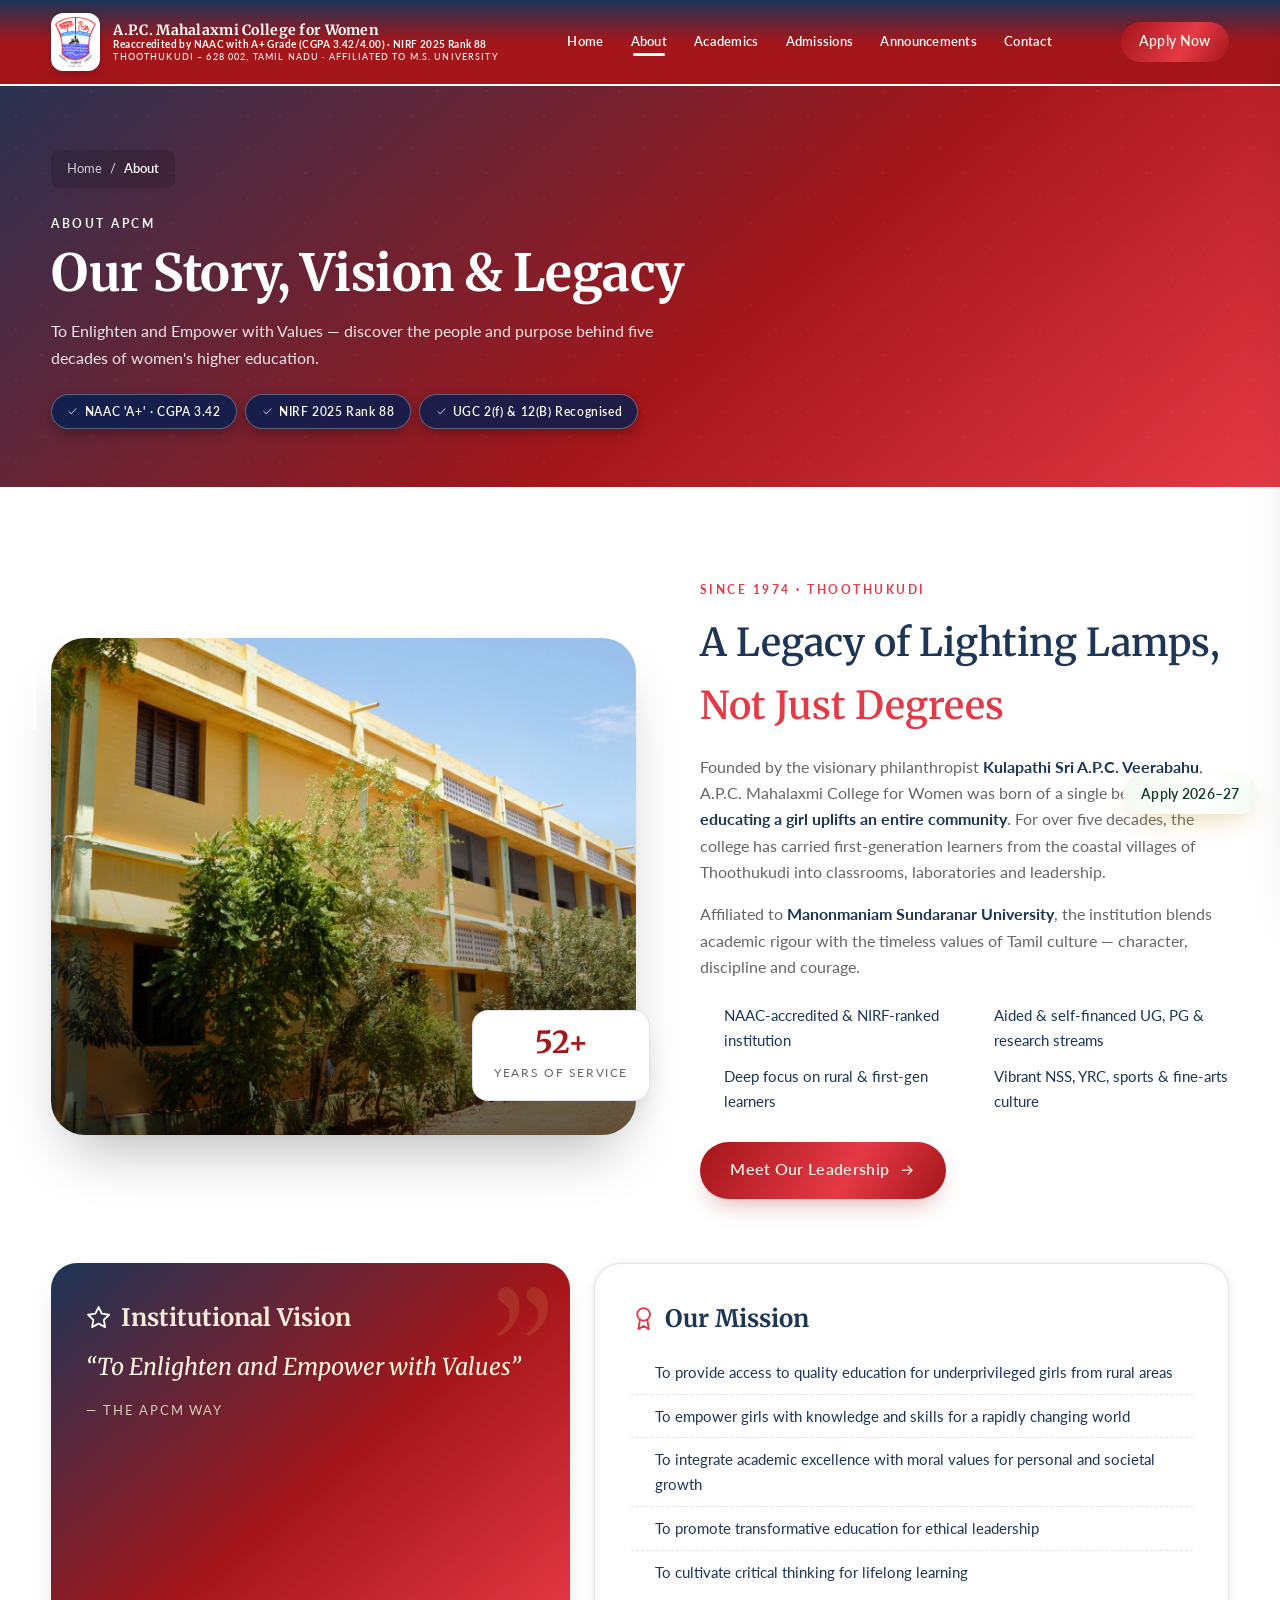
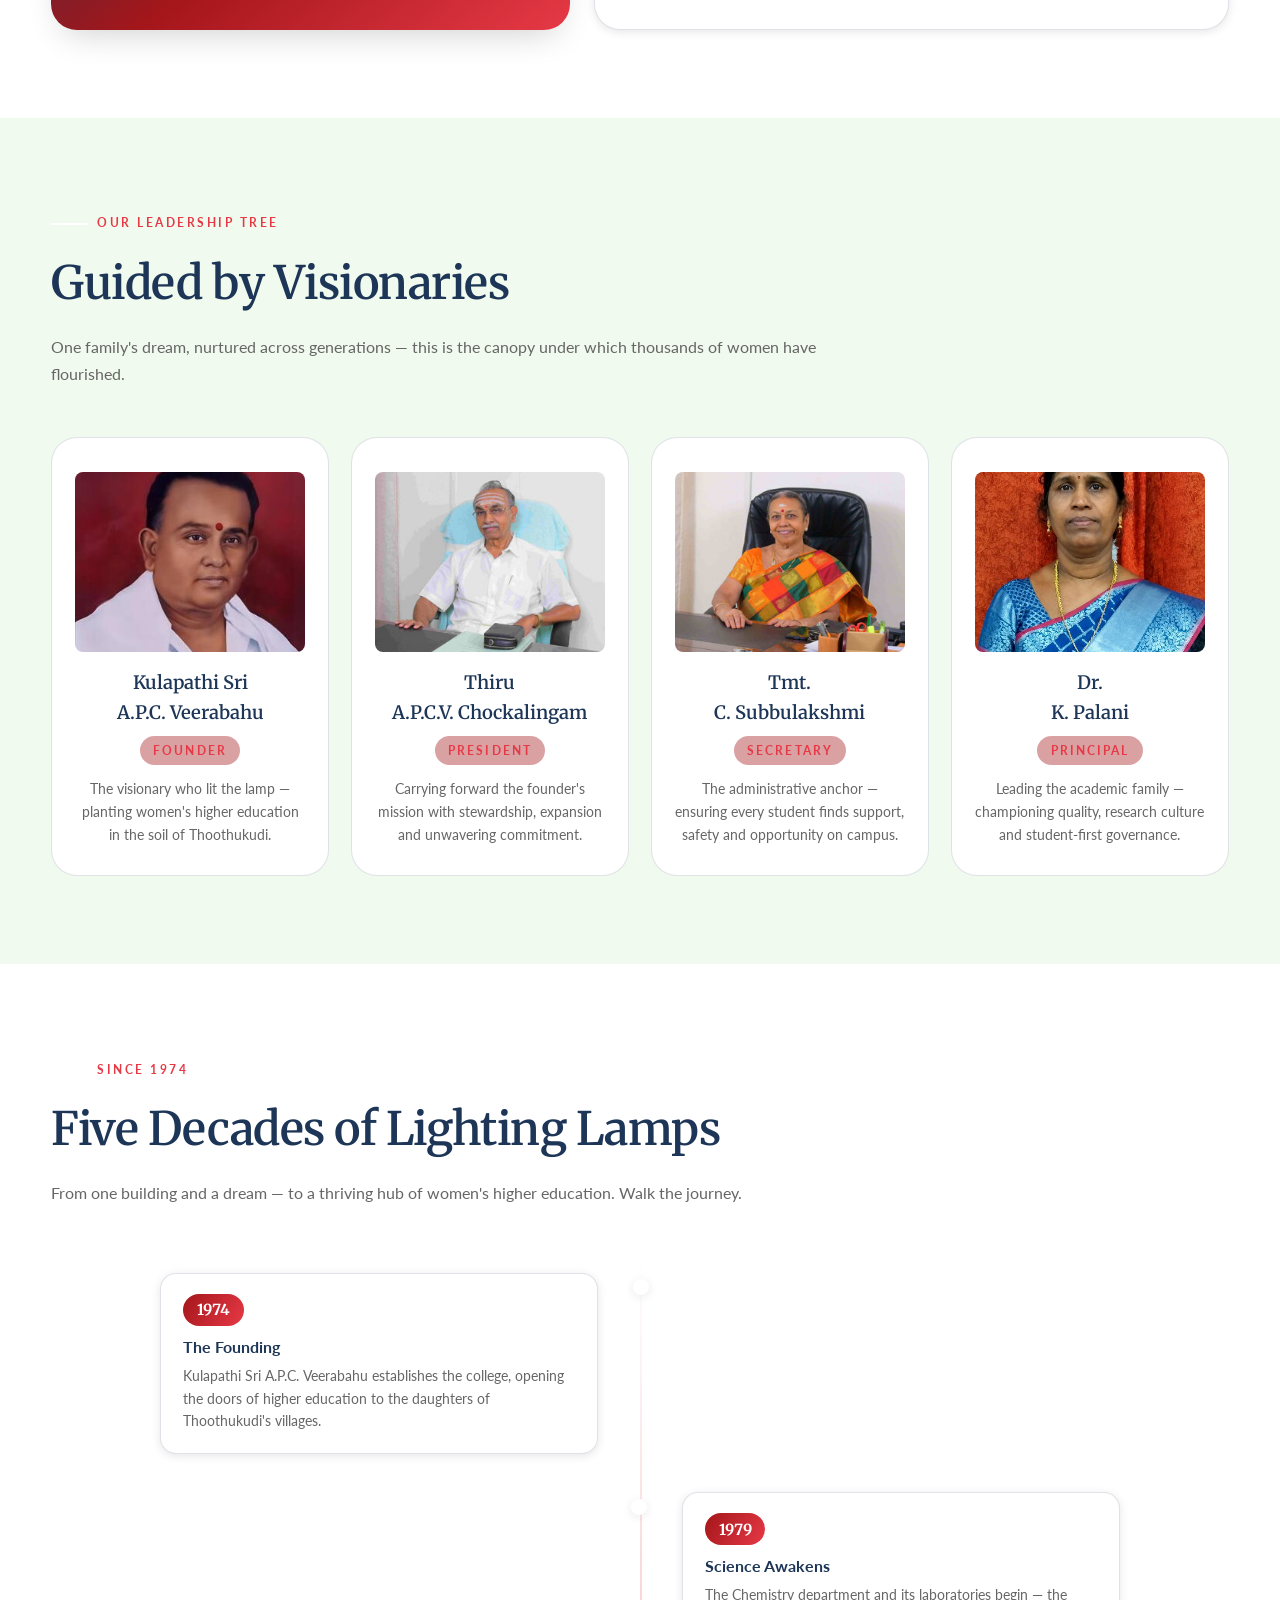
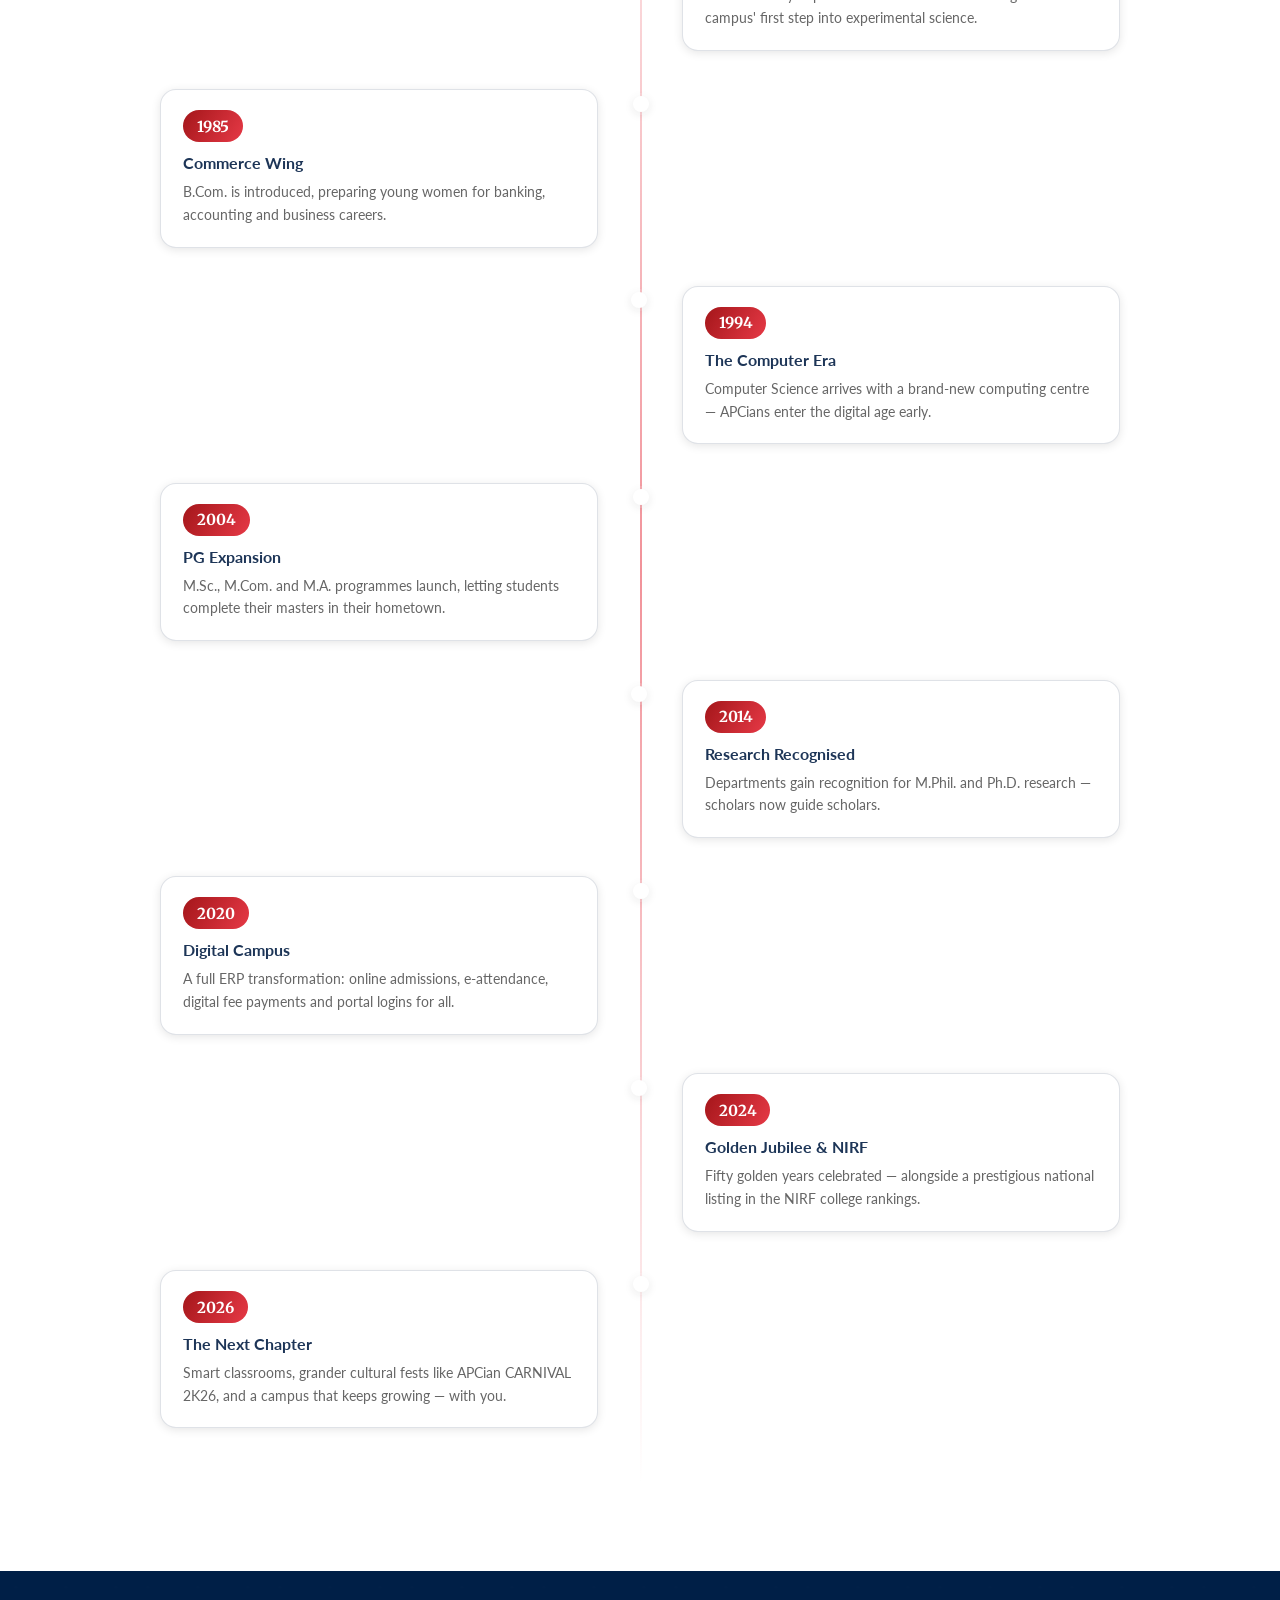
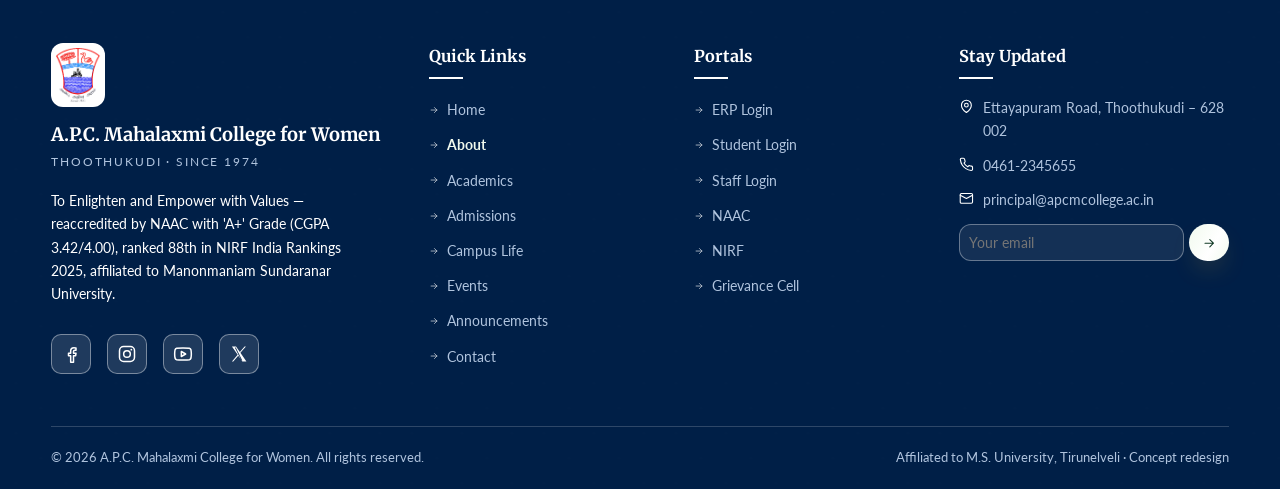
<file: about.html>
<!DOCTYPE html>
<html lang="en" data-theme="light">
<head>
<meta charset="UTF-8">
<meta name="viewport" content="width=device-width, initial-scale=1.0">
<title>About Us | A.P.C. Mahalaxmi College for Women</title>
<meta name="description" content="History, legacy, vision, mission and leadership of A.P.C. Mahalaxmi College for Women, Thoothukudi — empowering rural women since 1974.">
<meta name="theme-color" content="#001f47">
<meta property="og:title" content="About Us | A.P.C. Mahalaxmi College for Women">
<meta property="og:description" content="History, vision, mission and leadership of APCM College, Thoothukudi.">
<meta property="og:image" content="apcm-redesign/assets/hero-campus.jpg">
<meta property="og:type" content="website">
<link rel="icon" href='data:image/svg+xml,<svg xmlns="http://www.w3.org/2000/svg" viewBox="0 0 100 100"><circle cx="50" cy="50" r="46" fill="%23001e52"/><circle cx="50" cy="50" r="40" fill="none" stroke="%23ffffff" stroke-width="2" stroke-dasharray="4 5"/><path d="M50 26c6 7 8 10 8 14a8 8 0 0 1-16 0c0-4 2-7 8-14z" fill="%23ffffff"/></svg>'>
<link rel="preconnect" href="https://fonts.googleapis.com">
<link rel="preconnect" href="https://fonts.gstatic.com" crossorigin>
<link href="https://fonts.googleapis.com/css2?family=Merriweather:wght@400;700&family=Lato:wght@400;500;600;700&family=EB+Garamond:wght@600;700;800&display=swap" rel="stylesheet">
<link rel="stylesheet" href="apcm-redesign/css/style.css">
<script type="application/ld+json">
{"@context":"https://schema.org","@type":"CollegeOrUniversity",
 "name":"A.P.C. Mahalaxmi College for Women",
 "alternateName":"APCM College",
 "foundingDate":"1974",
 "address":{"@type":"PostalAddress","streetAddress":"Ettayapuram Road","addressLocality":"Thoothukudi","postalCode":"628002","addressRegion":"Tamil Nadu","addressCountry":"IN"},
 "telephone":"+91-461-2345655","email":"principal@apcmcollege.ac.in",
 "slogan":"To Enlighten and Empower with Values"}
</script>
</head>
<body data-page="about">

<!-- ============ SVG SPRITE ============ -->
<svg width="0" height="0" style="position:absolute" aria-hidden="true">
  <defs>
    <symbol id="crest" viewBox="0 0 100 100">
      <circle cx="50" cy="50" r="47" fill="none" stroke="#001e52" stroke-width="2.5"/>
      <circle cx="50" cy="50" r="41" fill="none" stroke="#ffffff" stroke-width="1.4" stroke-dasharray="3 4.5" opacity=".85"/>
      <path d="M50 15 L77 24 V52 C77 68 65 80 50 86 C35 80 23 68 23 52 V24 Z" fill="rgba(255,255,255,.12)" stroke="#ffffff" stroke-width="1.6"/>
      <path d="M50 31c3.4 4 4.6 6 4.6 8.5a4.6 4.6 0 0 1-9.2 0c0-2.5 1.2-4.5 4.6-8.5z" fill="#ffffff"/>
      <path d="M39 49h22c0 4.5-4.6 7-11 7s-11-2.5-11-7z" fill="#ffffff"/>
      <path d="M50 56v7 M42 63h16" stroke="#ffffff" stroke-width="2.4" stroke-linecap="round"/>
      <path d="M30 70c6-2.6 12-2.6 18 0v9c-6-2.6-12-2.6-18 0z M70 70c-6-2.6-12-2.6-18 0v9c6-2.6 12-2.6 18 0z" fill="rgba(255,255,255,.2)" stroke="#ffffff" stroke-width="1.5" stroke-linejoin="round"/>
    </symbol>
    <symbol id="i-phone" viewBox="0 0 24 24"><path d="M22 16.9v3a2 2 0 0 1-2.2 2 19.8 19.8 0 0 1-8.6-3 19.5 19.5 0 0 1-6-6 19.8 19.8 0 0 1-3-8.6A2 2 0 0 1 4.1 2h3a2 2 0 0 1 2 1.7c.13.96.36 1.9.7 2.8a2 2 0 0 1-.45 2.1L8.1 9.9a16 16 0 0 0 6 6l1.3-1.3a2 2 0 0 1 2.1-.45c.9.34 1.84.57 2.8.7A2 2 0 0 1 22 16.9z"/></symbol>
    <symbol id="i-mail" viewBox="0 0 24 24"><rect x="2" y="4" width="20" height="16" rx="2"/><path d="m22 7-10 5L2 7"/></symbol>
    <symbol id="i-pin" viewBox="0 0 24 24"><path d="M20 10c0 6-8 12-8 12s-8-6-8-12a8 8 0 0 1 16 0Z"/><circle cx="12" cy="10" r="3"/></symbol>
    <symbol id="i-clock" viewBox="0 0 24 24"><circle cx="12" cy="12" r="10"/><path d="M12 6v6l4 2"/></symbol>
    <symbol id="i-chev" viewBox="0 0 24 24"><path d="m6 9 6 6 6-6"/></symbol>
    <symbol id="i-arrow" viewBox="0 0 24 24"><path d="M5 12h14M13 6l6 6-6 6"/></symbol>
    <symbol id="i-sun" viewBox="0 0 24 24"><circle cx="12" cy="12" r="4"/><path d="M12 2v2M12 20v2M4.93 4.93l1.41 1.41M17.66 17.66l1.41 1.41M2 12h2M20 12h2M6.34 17.66l-1.41 1.41M19.07 4.93l-1.41 1.41"/></symbol>
    <symbol id="i-moon" viewBox="0 0 24 24"><path d="M12 3a6 6 0 0 0 9 9 9 9 0 1 1-9-9Z"/></symbol>
    <symbol id="i-x" viewBox="0 0 24 24"><path d="M18 6 6 18M6 6l12 12"/></symbol>
    <symbol id="i-menu" viewBox="0 0 24 24"><path d="M4 6h16M4 12h16M4 18h16"/></symbol>
    <symbol id="i-check" viewBox="0 0 24 24"><path d="M20 6 9 17l-5-5"/></symbol>
    <symbol id="i-star" viewBox="0 0 24 24"><path d="M12 2l3.09 6.26L22 9.27l-5 4.87 1.18 6.88L12 17.77l-6.18 3.25L7 14.14 2 9.27l6.91-1.01L12 2z"/></symbol>
    <symbol id="i-star-fill" viewBox="0 0 24 24"><path style="fill:currentColor;stroke:none" d="M12 2l3.09 6.26L22 9.27l-5 4.87 1.18 6.88L12 17.77l-6.18 3.25L7 14.14 2 9.27l6.91-1.01L12 2z"/></symbol>
    <symbol id="i-cal" viewBox="0 0 24 24"><rect x="3" y="4" width="18" height="18" rx="2"/><path d="M16 2v4M8 2v4M3 10h18"/></symbol>
    <symbol id="i-users" viewBox="0 0 24 24"><path d="M16 21v-2a4 4 0 0 0-4-4H6a4 4 0 0 0-4 4v2"/><circle cx="9" cy="7" r="4"/><path d="M22 21v-2a4 4 0 0 0-3-3.87M16 3.13a4 4 0 0 1 0 7.75"/></symbol>
    <symbol id="i-award" viewBox="0 0 24 24"><circle cx="12" cy="8" r="6"/><path d="M15.48 12.9 17 22l-5-3-5 3 1.52-9.1"/></symbol>
    <symbol id="i-book" viewBox="0 0 24 24"><path d="M4 19.5A2.5 2.5 0 0 1 6.5 17H20V2H6.5A2.5 2.5 0 0 0 4 4.5z"/></symbol>
    <symbol id="i-flask" viewBox="0 0 24 24"><path d="M10 2v6.3L4.2 18.6A2 2 0 0 0 6 21.7h12a2 2 0 0 0 1.8-3.1L14 8.3V2"/><path d="M8.5 2h7M6.6 15h10.8"/></symbol>
    <symbol id="i-atom" viewBox="0 0 24 24"><circle cx="12" cy="12" r="1.6"/><ellipse cx="12" cy="12" rx="10" ry="4.2"/><ellipse cx="12" cy="12" rx="10" ry="4.2" transform="rotate(60 12 12)"/><ellipse cx="12" cy="12" rx="10" ry="4.2" transform="rotate(120 12 12)"/></symbol>
    <symbol id="i-pi" viewBox="0 0 24 24"><path d="M4 7h16M9 7v12M15 7v9.5a2.7 2.7 0 0 0 5.4 1"/></symbol>
    <symbol id="i-scroll" viewBox="0 0 24 24"><path d="M19 17V5a2 2 0 0 0-2-2H4a2 2 0 0 0-2 2v12a2 2 0 0 0 2 2h14a2 2 0 0 0 2-2z"/><path d="M13 8h2M13 12h2M7 8h2M7 12h2"/></symbol>
    <symbol id="i-chip" viewBox="0 0 24 24"><rect x="4" y="4" width="16" height="16" rx="2"/><rect x="9" y="9" width="6" height="6"/><path d="M9 1v3M15 1v3M9 20v3M15 20v3M1 9h3M1 15h3M20 9h3M20 15h3"/></symbol>
    <symbol id="i-coin" viewBox="0 0 24 24"><path d="M6 3h12M6 8h12M15.5 8a5 5 0 0 1-5 5H6l9 8"/></symbol>
    <symbol id="i-micro" viewBox="0 0 24 24"><path d="M6 18h8M3 22h18M14 22a7 7 0 1 0 0-14h-1M9 14h2M9 12a2 2 0 0 1-2-2V6h6v4a2 2 0 0 1-2 2ZM12 6V3a1 1 0 0 0-1-1H9a1 1 0 0 0-1 1v3"/></symbol>
    <symbol id="i-quill" viewBox="0 0 24 24"><path d="M20.24 12.24a6 6 0 0 0-8.49-8.49L5 10.5V19h8.5z"/><path d="M16 8 2 22M17.5 15H9"/></symbol>
    <symbol id="i-lotus" viewBox="0 0 24 24"><path d="M12 20c-4.4 0-7.6-2.7-8.6-6.5 2 .6 3.4.5 4.4-.2-1.1-2-.7-4.8.9-6.4 1 1.6 2 2.2 3.3 2.3 1.3-.1 2.3-.7 3.3-2.3 1.6 1.6 2 4.4.9 6.4 1 .7 2.4.8 4.4.2-1 3.8-4.2 6.5-8.6 6.5Z"/></symbol>
    <symbol id="i-grad" viewBox="0 0 24 24"><path d="M22 10 12 5 2 10l10 5 10-5z"/><path d="M6 12.2V17c0 1.7 2.7 3 6 3s6-1.3 6-3v-4.8M22 10v6"/></symbol>
    <symbol id="i-quote" viewBox="0 0 24 24"><path d="m3 11 18-8v18L3 14v-3z"/><path d="M11.6 16.8a3 3 0 0 1-5.8-1.6"/></symbol>
    <symbol id="i-shield" viewBox="0 0 24 24"><path d="M12 22s8-3.6 8-10V5.2L12 2 4 5.2V12c0 6.4 8 10 8 10z"/></symbol>
    <symbol id="i-plus" viewBox="0 0 24 24"><path d="M12 5v14M5 12h14"/></symbol>
    <symbol id="i-up" viewBox="0 0 24 24"><path d="M12 19V5M5 12l7-7 7 7"/></symbol>
    <symbol id="i-globe" viewBox="0 0 24 24"><circle cx="12" cy="12" r="10"/><path d="M2 12h20M12 2c2.7 2.7 4 6.3 4 10s-1.3 7.3-4 10c-2.7-2.7-4-6.3-4-10S9.3 4.7 12 2z"/></symbol>
    <symbol id="i-fb" viewBox="0 0 24 24"><path d="M15 22v-8h2.6l.4-3H15V8.9c0-.9.3-1.5 1.6-1.5H18V4.7c-.3 0-1.3-.1-2.4-.1-2.4 0-4 1.4-4 4.1V11H9v3h2.6v8h1.4z"/></symbol>
    <symbol id="i-ig" viewBox="0 0 24 24"><rect x="3" y="3" width="18" height="18" rx="5"/><circle cx="12" cy="12" r="4"/><circle cx="17.2" cy="6.8" r="1.1" style="fill:currentColor;stroke:none"/></symbol>
    <symbol id="i-yt" viewBox="0 0 24 24"><path d="M21.6 7.2a2.8 2.8 0 0 0-2-2C17.9 4.8 12 4.8 12 4.8s-5.9 0-7.6.4a2.8 2.8 0 0 0-2 2A29 29 0 0 0 2 12a29 29 0 0 0 .4 4.8 2.8 2.8 0 0 0 2 2c1.7.4 7.6.4 7.6.4s5.9 0 7.6-.4a2.8 2.8 0 0 0 2-2A29 29 0 0 0 22 12a29 29 0 0 0-.4-4.8z"/><path d="m10 15 5.2-3L10 9z"/></symbol>
    <symbol id="i-xw" viewBox="0 0 24 24"><path style="fill:currentColor;stroke:none" d="M13.7 10.6 20.3 3h-1.6l-5.7 6.6L8.4 3H3.5l6.9 10L3.5 21h1.6l6-7 4.9 7h4.9zM6.9 4.3h1.2l7.9 15.4h-1.2z"/></symbol>
    <symbol id="i-bot" viewBox="0 0 24 24"><path d="M21 11.5a8.4 8.4 0 0 1-8.5 8.3 8.6 8.6 0 0 1-3.7-.8L3 21l2-5.3a8 8 0 0 1-1.5-4.2A8.4 8.4 0 0 1 12 3.2a8.4 8.4 0 0 1 9 8.3z"/><path d="M8.5 11h.01M12 11h.01M15.5 11h.01" stroke-width="2.6"/></symbol>
    <symbol id="i-send" viewBox="0 0 24 24"><path d="m22 2-11 11M22 2l-7 20-4-9.5L2 8z"/></symbol>
    <symbol id="i-play" viewBox="0 0 24 24"><path style="fill:currentColor;stroke:none" d="M8 5.5v13l11-6.5z"/></symbol>
    <symbol id="i-download" viewBox="0 0 24 24"><path d="M21 15v4a2 2 0 0 1-2 2H5a2 2 0 0 1-2-2v-4M7 10l5 5 5-5M12 15V3"/></symbol>
    <symbol id="i-search" viewBox="0 0 24 24"><circle cx="11" cy="11" r="7"/><path d="m21 21-4.35-4.35"/></symbol>
  </defs>
</svg>

<!-- ============ PRELOADER ============ -->
<div id="preloader" role="status" aria-label="Loading">
  <div class="pl-inner">
    <img class="pl-emblem" src="apcm-redesign/assets/apcm-logo.png" alt="APCM College crest">
    <div class="pl-name">A.P.C. Mahalaxmi College</div>
    <div class="pl-bar"><i></i></div>
  </div>
</div>


<div class="progress" aria-hidden="true"></div>
<div class="cursor-glow" aria-hidden="true"></div>


<!-- ============ HEADER ============ -->
<header class="site-header">
<div class="navbar">
    <div class="container">
      <a href="index.html" class="brand" aria-label="APCM College home">
        <img src="apcm-redesign/assets/apcm-logo.png" alt="APCM College crest" class="brand-logo">
        <span class="brand-txt">
          <b>A.P.C. Mahalaxmi College for Women</b>
          <i>Reaccredited by NAAC with A+ Grade (CGPA 3.42/4.00) · NIRF 2025 Rank 88</i>
          <span>Thoothukudi – 628 002, Tamil Nadu · Affiliated to M.S. University</span>
        </span>
      </a>
      <nav aria-label="Primary"><ul class="nav-menu" id="navMenu"></ul></nav>
      <div class="nav-actions">
        <button class="btn btn-primary btn-sm" id="applyNavBtn" data-apply>Apply Now</button>
        <button class="icon-btn" id="burger" aria-label="Open menu"><svg class="icon" style="width:20px;height:20px"><use href="#i-menu"/></svg></button>
      </div>
    </div>
  </div>
</header>

<!-- mobile drawer -->
<aside class="drawer" id="drawer" aria-label="Mobile menu">
  <div class="drawer-head">
    <b>Site Menu</b>
    <button class="icon-btn" id="drawerClose" aria-label="Close menu"><svg class="icon"><use href="#i-x"/></svg></button>
  </div>
  <nav><ul id="drawerNav"></ul></nav>
  <div class="cta">
    <button class="btn btn-gold" data-apply>Apply for Admission <svg class="icon"><use href="#i-arrow"/></svg></button>
    <a class="btn btn-ghost" href="contact.html" id="drawerContact">Contact Us</a>
  </div>
</aside>
<div class="ov" id="ov"></div>


<main>
<!-- ============ PAGE HERO ============ -->
<section class="page-hero">
  <div class="container">
    <nav class="breadcrumb" aria-label="Breadcrumb"><a href="index.html">Home</a><span>/</span><span aria-current="page">About</span></nav>
    <span class="kicker">About APCM</span>
    <h1>Our Story, Vision &amp; Legacy</h1>
    <p class="page-hero-sub">To Enlighten and Empower with Values &mdash; discover the people and purpose behind five decades of women's higher education.</p>
    <div class="hero-chips" style="justify-content:flex-start;margin-top:1.4rem" data-reveal>
      <span><svg class="icon"><use href="#i-check"/></svg>NAAC 'A+' &middot; CGPA 3.42</span>
      <span><svg class="icon"><use href="#i-check"/></svg>NIRF 2025 Rank 88</span>
      <span><svg class="icon"><use href="#i-check"/></svg>UGC 2(f) &amp; 12(B) Recognised</span>
    </div>
  </div>
</section>

<!-- ============ ABOUT ============ -->
<section id="about">
  <div class="container">
    <div class="about-grid">
      <div class="about-media" data-reveal="left">
        <img src="apcm-redesign/assets/hero-poster.jpg" alt="APCM College campus views">
        <div class="exp-badge"><b>52+</b><span>Years of Service</span></div>
      </div>
      <div class="about-copy" data-reveal="right">
        <span class="kicker">Since 1974 · Thoothukudi</span>
        <h2>A Legacy of Lighting Lamps, <span style="color:var(--maroon-2)">Not Just Degrees</span></h2>
        <p>Founded by the visionary philanthropist <b>Kulapathi Sri A.P.C. Veerabahu</b>, A.P.C. Mahalaxmi College for Women was born of a single belief — that <b>educating a girl uplifts an entire community</b>. For over five decades, the college has carried first-generation learners from the coastal villages of Thoothukudi into classrooms, laboratories and leadership.</p>
        <p>Affiliated to <b>Manonmaniam Sundaranar University</b>, the institution blends academic rigour with the timeless values of Tamil culture — character, discipline and courage.</p>
        <ul class="about-points">
          <li><svg class="icon"><use href="#i-check"/></svg>NAAC-accredited &amp; NIRF-ranked institution</li>
          <li><svg class="icon"><use href="#i-check"/></svg>Aided &amp; self-financed UG, PG &amp; research streams</li>
          <li><svg class="icon"><use href="#i-check"/></svg>Deep focus on rural &amp; first-gen learners</li>
          <li><svg class="icon"><use href="#i-check"/></svg>Vibrant NSS, YRC, sports &amp; fine-arts culture</li>
        </ul>
        <a class="btn btn-primary" href="#leadership">Meet Our Leadership <svg class="icon"><use href="#i-arrow"/></svg></a>
      </div>
    </div>

    <div class="vm-grid">
      <div class="vm-card vision" data-reveal>
        <h3><svg class="icon"><use href="#i-star"/></svg>Institutional Vision</h3>
        <blockquote>“To Enlighten and Empower with Values”</blockquote>
        <cite>— The APCM Way</cite>
      </div>
      <div class="vm-card mission" data-reveal>
        <h3><svg class="icon"><use href="#i-award"/></svg>Our Mission</h3>
        <ul>
          <li><svg class="icon"><use href="#i-check"/></svg>To provide access to quality education for underprivileged girls from rural areas</li>
          <li><svg class="icon"><use href="#i-check"/></svg>To empower girls with knowledge and skills for a rapidly changing world</li>
          <li><svg class="icon"><use href="#i-check"/></svg>To integrate academic excellence with moral values for personal and societal growth</li>
          <li><svg class="icon"><use href="#i-check"/></svg>To promote transformative education for ethical leadership</li>
          <li><svg class="icon"><use href="#i-check"/></svg>To cultivate critical thinking for lifelong learning</li>
        </ul>
      </div>
    </div>
  </div>
</section>


<!-- ============ LEADERSHIP ============ -->
<section id="leadership" class="alt">
  <div class="container">
    <div class="section-head" data-reveal>
      <span class="kicker">Our Leadership Tree</span>
      <h2>Guided by Visionaries</h2>
      <p class="sub">One family's dream, nurtured across generations — this is the canopy under which thousands of women have flourished.</p>
    </div>
    <div class="tree-grid">
      <article class="tree-card" data-reveal>
        <img src="apcm-redesign/assets/founder-1-300x270.jpg" alt="Kulapathi Sri A.P.C. Veerabahu" style="width:100%;height:180px;object-fit:cover;border-radius:8px;margin-bottom:1rem;">
        <h3>Kulapathi Sri <br>A.P.C. Veerabahu</h3>
        <span class="lk-role">Founder</span>
        <p>The visionary who lit the lamp — planting women's higher education in the soil of Thoothukudi.</p>
      </article>
      <article class="tree-card" data-reveal>
        <img src="apcm-redesign/assets/President-1-300x270.jpg" alt="Thiru A.P.C.V. Chockalingam" style="width:100%;height:180px;object-fit:cover;border-radius:8px;margin-bottom:1rem;">
        <h3>Thiru <br>A.P.C.V. Chockalingam</h3>
        <span class="lk-role">President</span>
        <p>Carrying forward the founder's mission with stewardship, expansion and unwavering commitment.</p>
      </article>
      <article class="tree-card" data-reveal>
        <img src="apcm-redesign/assets/Secretary-1-300x270.jpg" alt="Tmt. C. Subbulakshmi" style="width:100%;height:180px;object-fit:cover;border-radius:8px;margin-bottom:1rem;">
        <h3>Tmt. <br>C. Subbulakshmi</h3>
        <span class="lk-role">Secretary</span>
        <p>The administrative anchor — ensuring every student finds support, safety and opportunity on campus.</p>
      </article>
      <article class="tree-card" data-reveal>
        <img src="apcm-redesign/assets/principal-compressed.png" alt="Dr. K. Palani" style="width:100%;height:180px;object-fit:cover;border-radius:8px;margin-bottom:1rem;">
        <h3>Dr. <br>K. Palani</h3>
        <span class="lk-role">Principal</span>
        <p>Leading the academic family — championing quality, research culture and student-first governance.</p>
      </article>
    </div>
  </div>
</section>


<!-- ============ LEGACY TIMELINE ============ -->
<section id="legacy">
  <div class="container">
    <div class="section-head" data-reveal>
      <span class="kicker">Since 1974</span>
      <h2>Five Decades of Lighting Lamps</h2>
      <p class="sub">From one building and a dream — to a thriving hub of women's higher education. Walk the journey.</p>
    </div>
    <div class="timeline">
      <div class="tl-item" data-reveal><div class="tl-card"><span class="tl-year">1974</span><h4>The Founding</h4><p>Kulapathi Sri A.P.C. Veerabahu establishes the college, opening the doors of higher education to the daughters of Thoothukudi's villages.</p></div></div>
      <div class="tl-item" data-reveal><div class="tl-card"><span class="tl-year">1979</span><h4>Science Awakens</h4><p>The Chemistry department and its laboratories begin — the campus' first step into experimental science.</p></div></div>
      <div class="tl-item" data-reveal><div class="tl-card"><span class="tl-year">1985</span><h4>Commerce Wing</h4><p>B.Com. is introduced, preparing young women for banking, accounting and business careers.</p></div></div>
      <div class="tl-item" data-reveal><div class="tl-card"><span class="tl-year">1994</span><h4>The Computer Era</h4><p>Computer Science arrives with a brand-new computing centre — APCians enter the digital age early.</p></div></div>
      <div class="tl-item" data-reveal><div class="tl-card"><span class="tl-year">2004</span><h4>PG Expansion</h4><p>M.Sc., M.Com. and M.A. programmes launch, letting students complete their masters in their hometown.</p></div></div>
      <div class="tl-item" data-reveal><div class="tl-card"><span class="tl-year">2014</span><h4>Research Recognised</h4><p>Departments gain recognition for M.Phil. and Ph.D. research — scholars now guide scholars.</p></div></div>
      <div class="tl-item" data-reveal><div class="tl-card"><span class="tl-year">2020</span><h4>Digital Campus</h4><p>A full ERP transformation: online admissions, e-attendance, digital fee payments and portal logins for all.</p></div></div>
      <div class="tl-item" data-reveal><div class="tl-card"><span class="tl-year">2024</span><h4>Golden Jubilee &amp; NIRF</h4><p>Fifty golden years celebrated — alongside a prestigious national listing in the NIRF college rankings.</p></div></div>
      <div class="tl-item" data-reveal><div class="tl-card"><span class="tl-year">2026</span><h4>The Next Chapter</h4><p>Smart classrooms, grander cultural fests like APCian CARNIVAL 2K26, and a campus that keeps growing — with you.</p></div></div>
    </div>
  </div>
</section>

</main>

<!-- ============ FOOTER ============ -->
<footer>
  <div class="container">
    <div class="f-grid">
      <div class="f-brand">
        <img src="apcm-redesign/assets/apcm-logo.png" alt="APCM College crest" class="f-logo">
        <b>A.P.C. Mahalaxmi College for Women</b>
        <span>Thoothukudi &middot; Since 1974</span>
        <p>To Enlighten and Empower with Values &mdash; reaccredited by NAAC with 'A+' Grade (CGPA 3.42/4.00), ranked 88th in NIRF India Rankings 2025, affiliated to Manonmaniam Sundaranar University.</p>
        <div class="socials">
          <a href="#" aria-label="Facebook"><svg class="icon"><use href="#i-fb"/></svg></a>
          <a href="#" aria-label="Instagram"><svg class="icon"><use href="#i-ig"/></svg></a>
          <a href="https://www.youtube.com/@a.p.c.mahalaxmicollegeforw2276" target="_blank" rel="noopener" aria-label="YouTube"><svg class="icon"><use href="#i-yt"/></svg></a>
          <a href="#" aria-label="X"><svg class="icon"><use href="#i-xw"/></svg></a>
        </div>
      </div>
      <div class="f-col">
        <h4>Quick Links</h4>
        <ul>
          <li><a href="index.html"><svg class="icon"><use href="#i-arrow"/></svg>Home</a></li>
          <li><a href="about.html" class="active"><svg class="icon"><use href="#i-arrow"/></svg>About</a></li>
          <li><a href="academics.html"><svg class="icon"><use href="#i-arrow"/></svg>Academics</a></li>
          <li><a href="admissions.html"><svg class="icon"><use href="#i-arrow"/></svg>Admissions</a></li>
          <li><a href="campus-life.html"><svg class="icon"><use href="#i-arrow"/></svg>Campus Life</a></li>
          <li><a href="events.html"><svg class="icon"><use href="#i-arrow"/></svg>Events</a></li>
          <li><a href="announcements.html"><svg class="icon"><use href="#i-arrow"/></svg>Announcements</a></li>
          <li><a href="contact.html"><svg class="icon"><use href="#i-arrow"/></svg>Contact</a></li>
        </ul>
      </div>
      <div class="f-col">
        <h4>Portals</h4>
        <ul>
          <li><a href="https://portal.apcmcollege.ac.in/" target="_blank" rel="noopener"><svg class="icon"><use href="#i-arrow"/></svg>ERP Login</a></li>
          <li><a href="https://portal.apcmcollege.ac.in/mob/#/stu/login" target="_blank" rel="noopener"><svg class="icon"><use href="#i-arrow"/></svg>Student Login</a></li>
          <li><a href="https://portal.apcmcollege.ac.in/mob/#/staff/login" target="_blank" rel="noopener"><svg class="icon"><use href="#i-arrow"/></svg>Staff Login</a></li>
          <li><a href="https://www.apcmcollege.ac.in/naac/index.html" target="_blank" rel="noopener"><svg class="icon"><use href="#i-arrow"/></svg>NAAC</a></li>
          <li><a href="https://www.apcmcollege.ac.in/nirf" target="_blank" rel="noopener"><svg class="icon"><use href="#i-arrow"/></svg>NIRF</a></li>
          <li><a href="https://www.apcmcollege.ac.in/grievance" target="_blank" rel="noopener"><svg class="icon"><use href="#i-arrow"/></svg>Grievance Cell</a></li>
        </ul>
      </div>
      <div class="f-col">
        <h4>Stay Updated</h4>
        <p><svg class="icon"><use href="#i-pin"/></svg>Ettayapuram Road, Thoothukudi &ndash; 628 002</p>
        <p><svg class="icon"><use href="#i-phone"/></svg>0461-2345655</p>
        <p><svg class="icon"><use href="#i-mail"/></svg>principal@apcmcollege.ac.in</p>
        <form id="newsForm" novalidate style="display:flex;gap:0.3rem;margin-top:0.8rem;">
          <div class="f-group" style="flex:1;margin:0;">
            <input type="email" name="newsletter" placeholder="Your email" required style="background:rgba(255,255,255,.08);border-color:rgba(255,255,255,.35);color:#ffffff;font-size:0.85rem;padding:0.4rem 0.6rem;">
            <span class="f-hint" style="font-size:0.7rem;">Valid email needed.</span>
          </div>
          <button class="btn btn-gold btn-sm" type="submit" aria-label="Subscribe" style="padding:0.4rem 0.8rem;"><svg class="icon"><use href="#i-arrow"/></svg></button>
        </form>
      </div>
    </div>
    <div class="f-bottom">
      <span>&copy; <span id="year"></span> A.P.C. Mahalaxmi College for Women. All rights reserved.</span>
      <span>Affiliated to M.S. University, Tirunelveli &middot; Concept redesign</span>
    </div>
  </div>
</footer>

<!-- ============ FLOATING UI ============ -->
<button id="toTop" aria-label="Back to top"><svg class="icon"><use href="#i-up"/></svg></button>
<button class="btn btn-gold btn-sm float-apply" data-apply>Apply 2026–27</button>

<!-- ============ APPLY MODAL ============ -->
<div class="modal-ov" id="applyOv" role="dialog" aria-modal="true" aria-labelledby="applyTitle">
  <div class="modal">
    <button class="icon-btn modal-x" id="applyClose" aria-label="Close"><svg class="icon"><use href="#i-x"/></svg></button>
    <h3 id="applyTitle">Admission Enquiry — 2026–27</h3>
    <p class="m-sub">Fill this quick form and the admission cell will call you back. No fee to enquire.</p>
    <form id="applyForm" novalidate>
      <div class="f-group"><label>Student Name <i>*</i></label><input name="name" type="text" placeholder="Full name as in marksheet" required><span class="f-hint">Please enter the student's name.</span></div>
      <div class="f-row">
        <div class="f-group"><label>Mobile <i>*</i></label><input name="phone" type="tel" placeholder="10-digit mobile" required><span class="f-hint">Enter a valid mobile number.</span></div>
        <div class="f-group"><label>Email <i>*</i></label><input name="email" type="email" placeholder="you@example.com" required><span class="f-hint">Enter a valid email.</span></div>
      </div>
      <div class="f-group"><label>Programme Interested In <i>*</i></label><select name="programme" id="a_prog" required></select><span class="f-hint">Please pick a programme.</span></div>
      <div class="f-group"><label>Anything you'd like us to know?</label><textarea name="notes" placeholder="Optional — e.g. Plus-two stream, scholarship questions…"></textarea></div>
      <button class="btn btn-gold" type="submit" style="width:100%;justify-content:center">Submit Application <svg class="icon"><use href="#i-arrow"/></svg></button>
    </form>
  </div>
</div>

<!-- ============ ANNOUNCEMENT DETAIL MODAL ============ -->
<div class="modal-ov" id="annOv" role="dialog" aria-modal="true">
  <div class="modal">
    <button class="icon-btn modal-x" id="annClose" aria-label="Close"><svg class="icon"><use href="#i-x"/></svg></button>
    <h3 id="annTitle" style="font-size:1.3rem;line-height:1.35"></h3>
    <p class="m-sub" id="annMeta"></p>
    <p id="annBody" style="color:var(--muted);font-size:.95rem;line-height:1.7"></p>
  </div>
</div>


<!-- ============ TOAST / LIGHTBOX ============ -->
<div id="toast" role="status"><svg class="icon"><use href="#i-check"/></svg><span id="toastMsg"></span></div>
<div id="lb" role="dialog" aria-label="Image viewer"><button aria-label="Close image"><svg class="icon"><use href="#i-x"/></svg></button><img id="lbImg" alt=""></div>

<script src="apcm-redesign/js/main.js"></script>
</body>
</html>
</file>
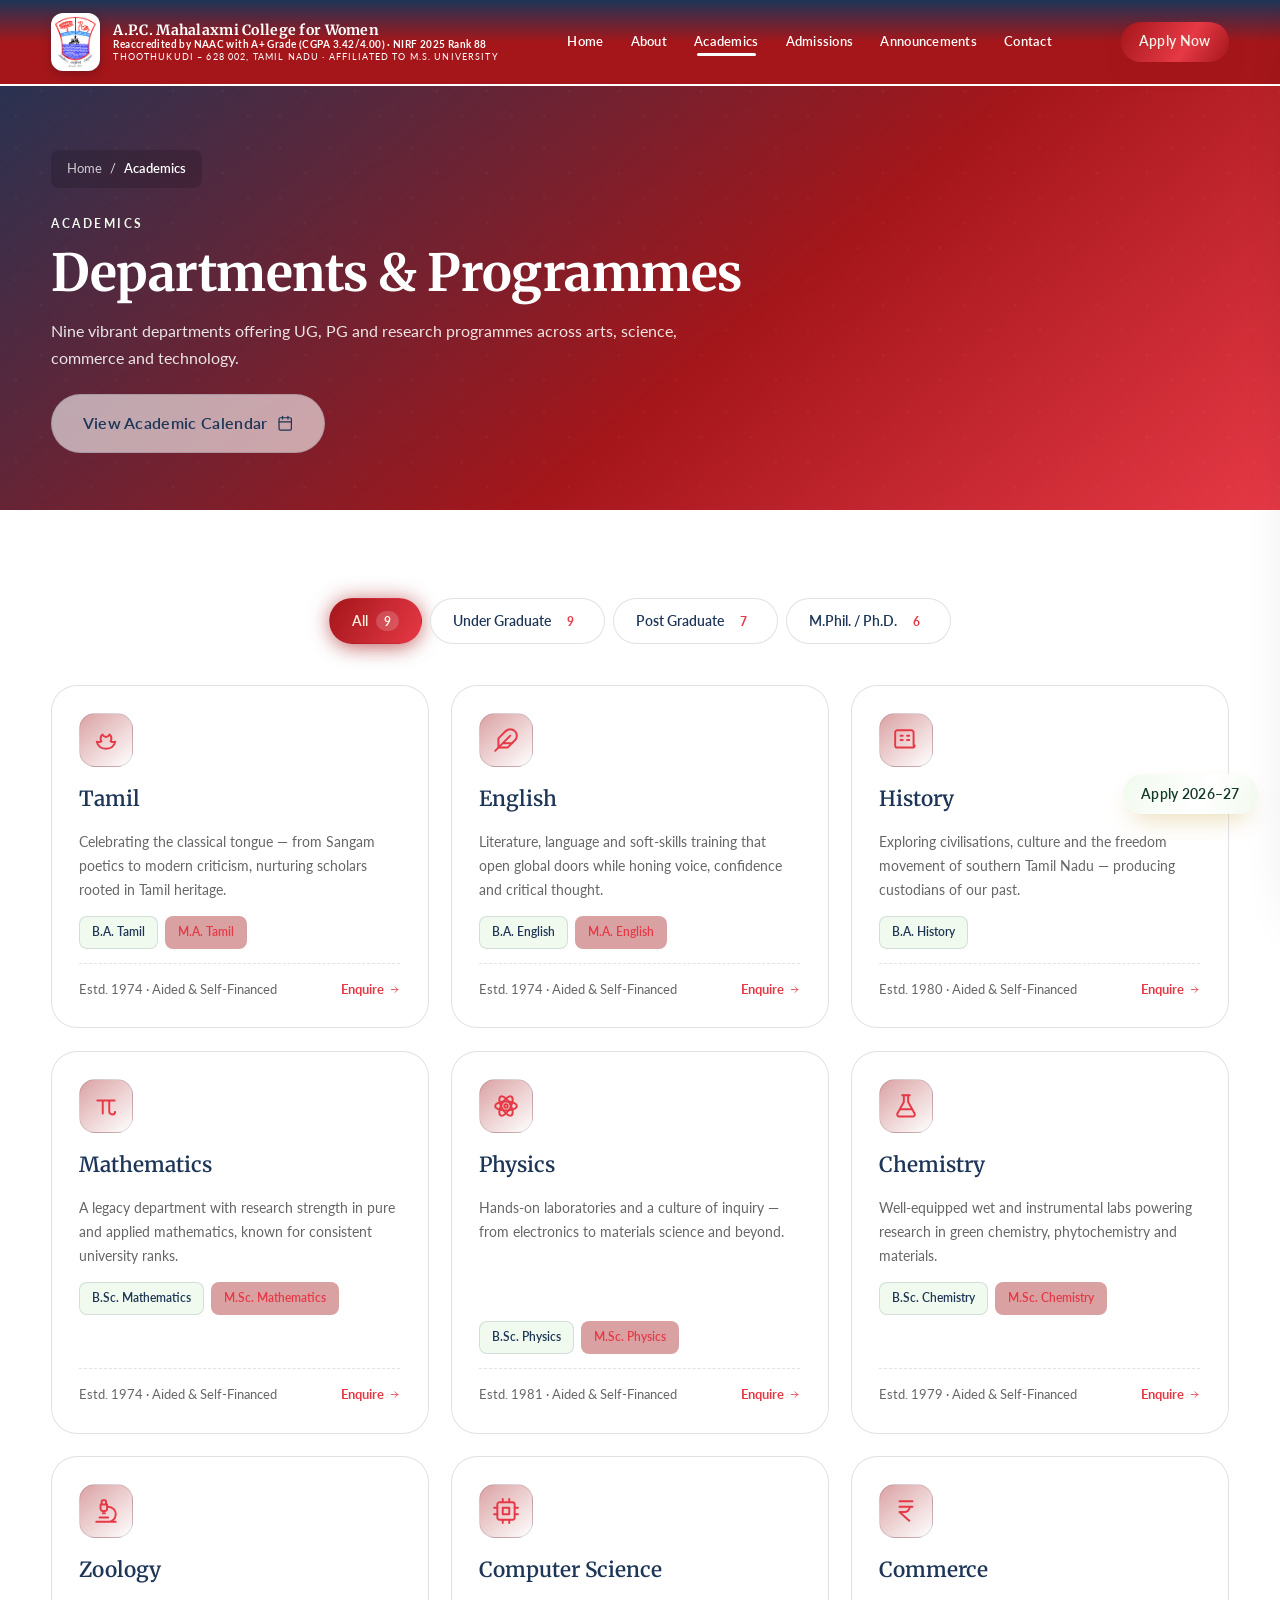
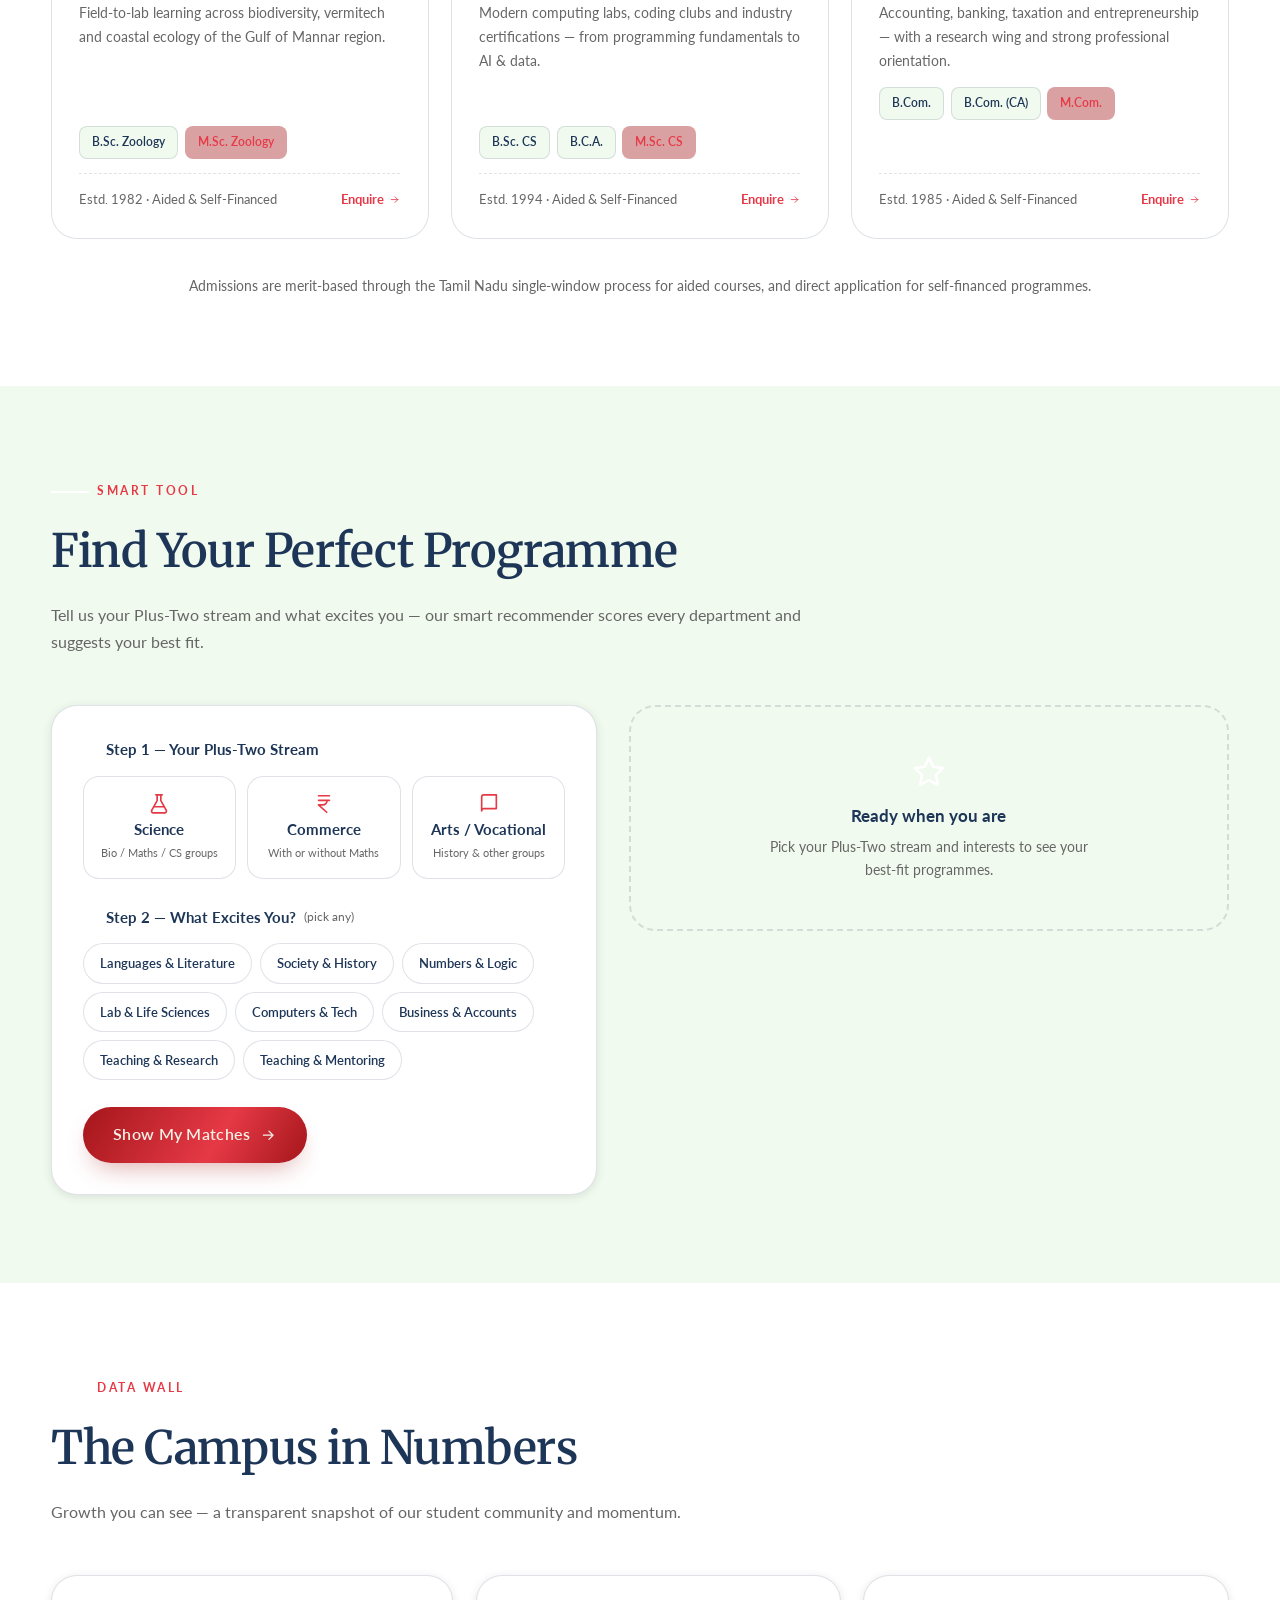
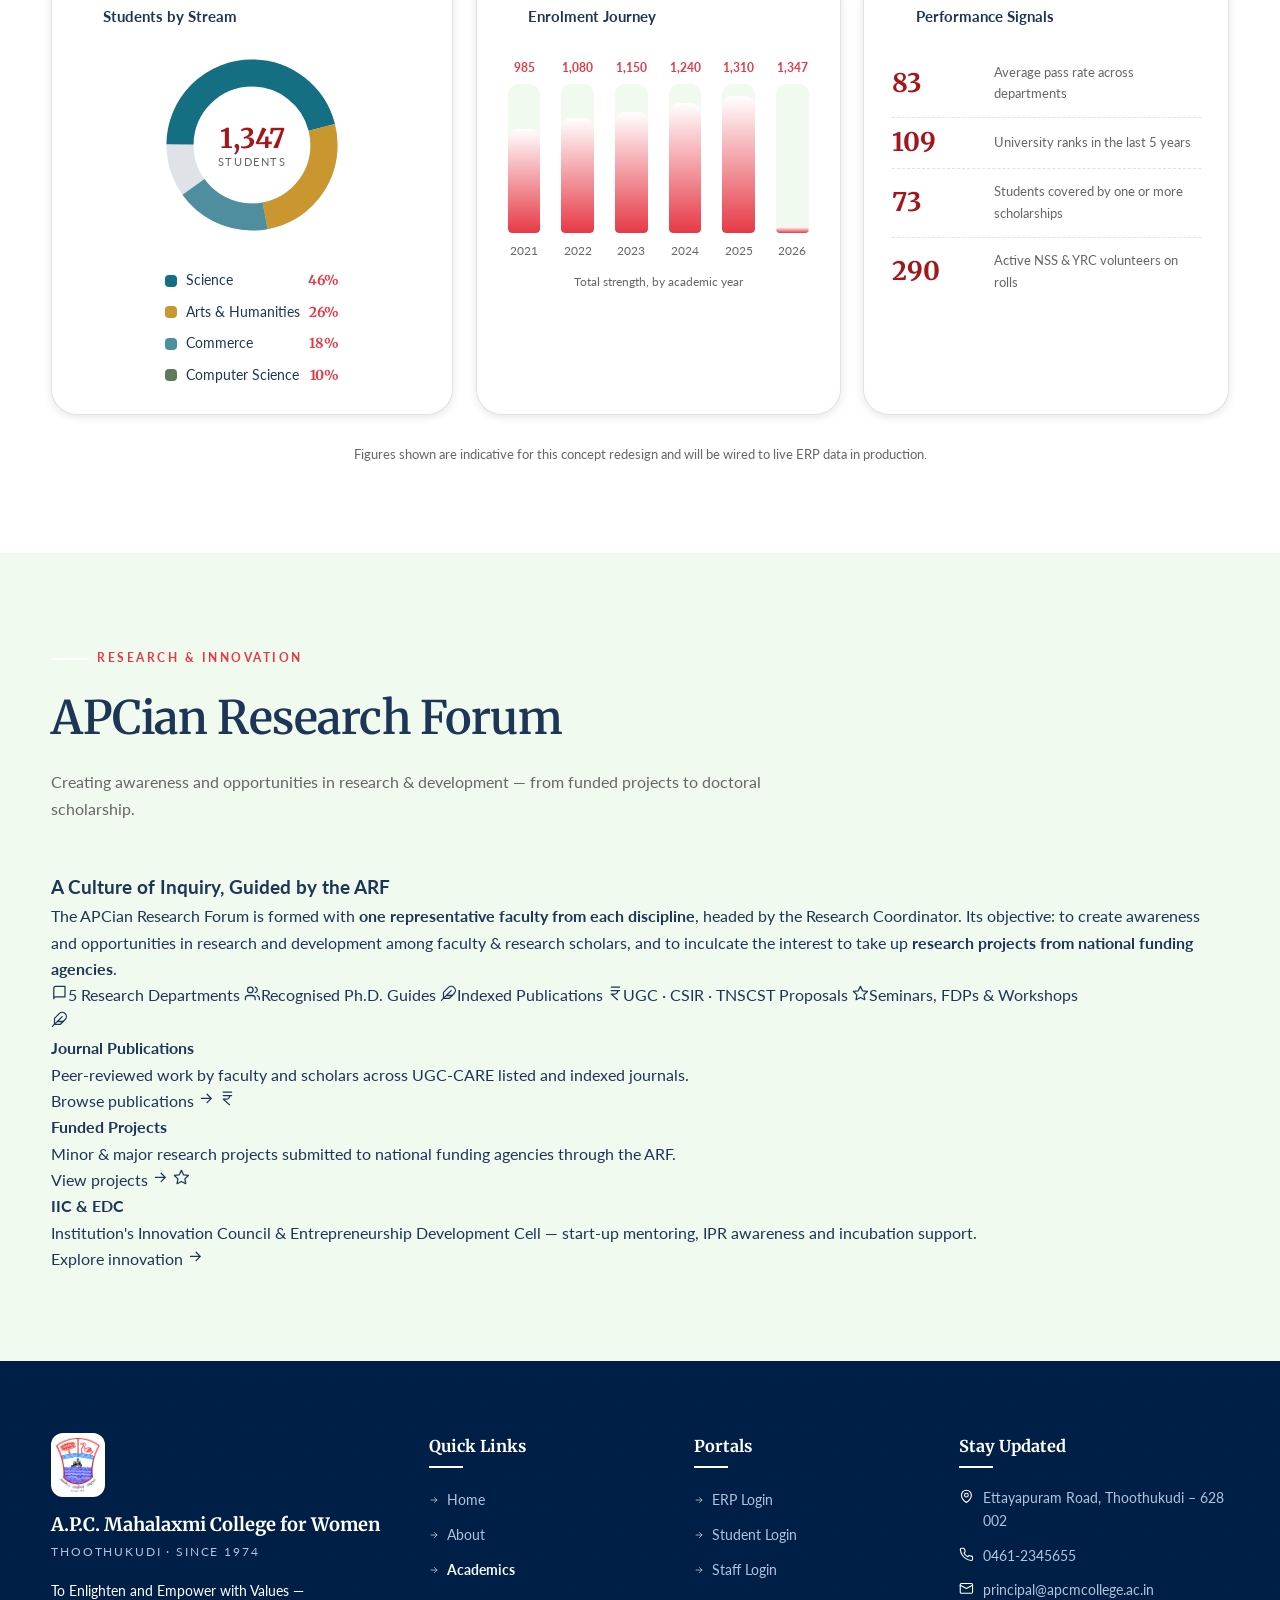
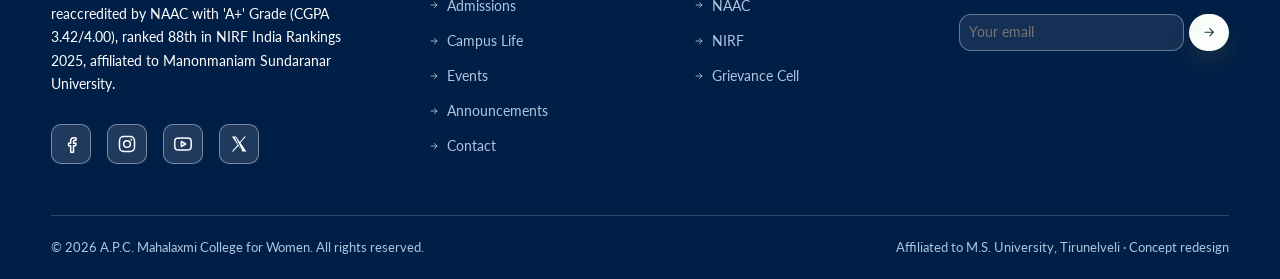
<file: academics.html>
<!DOCTYPE html>
<html lang="en" data-theme="light">
<head>
<meta charset="UTF-8">
<meta name="viewport" content="width=device-width, initial-scale=1.0">
<title>Academics | A.P.C. Mahalaxmi College for Women</title>
<meta name="description" content="Explore APCM College's 9 departments, UG/PG/research programmes, the programme finder tool, campus insights and the APCian Research Forum.">
<meta name="theme-color" content="#001f47">
<meta property="og:title" content="Academics | A.P.C. Mahalaxmi College for Women">
<meta property="og:description" content="Departments, programmes and research at APCM College, Thoothukudi.">
<meta property="og:image" content="apcm-redesign/assets/hero-campus.jpg">
<meta property="og:type" content="website">
<link rel="icon" href='data:image/svg+xml,<svg xmlns="http://www.w3.org/2000/svg" viewBox="0 0 100 100"><circle cx="50" cy="50" r="46" fill="%23001e52"/><circle cx="50" cy="50" r="40" fill="none" stroke="%23ffffff" stroke-width="2" stroke-dasharray="4 5"/><path d="M50 26c6 7 8 10 8 14a8 8 0 0 1-16 0c0-4 2-7 8-14z" fill="%23ffffff"/></svg>'>
<link rel="preconnect" href="https://fonts.googleapis.com">
<link rel="preconnect" href="https://fonts.gstatic.com" crossorigin>
<link href="https://fonts.googleapis.com/css2?family=Merriweather:wght@400;700&family=Lato:wght@400;500;600;700&family=EB+Garamond:wght@600;700;800&display=swap" rel="stylesheet">
<link rel="stylesheet" href="apcm-redesign/css/style.css">
<script type="application/ld+json">
{"@context":"https://schema.org","@type":"CollegeOrUniversity",
 "name":"A.P.C. Mahalaxmi College for Women",
 "alternateName":"APCM College",
 "foundingDate":"1974",
 "address":{"@type":"PostalAddress","streetAddress":"Ettayapuram Road","addressLocality":"Thoothukudi","postalCode":"628002","addressRegion":"Tamil Nadu","addressCountry":"IN"},
 "telephone":"+91-461-2345655","email":"principal@apcmcollege.ac.in",
 "slogan":"To Enlighten and Empower with Values"}
</script>
</head>
<body data-page="academics">

<!-- ============ SVG SPRITE ============ -->
<svg width="0" height="0" style="position:absolute" aria-hidden="true">
  <defs>
    <symbol id="crest" viewBox="0 0 100 100">
      <circle cx="50" cy="50" r="47" fill="none" stroke="#001e52" stroke-width="2.5"/>
      <circle cx="50" cy="50" r="41" fill="none" stroke="#ffffff" stroke-width="1.4" stroke-dasharray="3 4.5" opacity=".85"/>
      <path d="M50 15 L77 24 V52 C77 68 65 80 50 86 C35 80 23 68 23 52 V24 Z" fill="rgba(255,255,255,.12)" stroke="#ffffff" stroke-width="1.6"/>
      <path d="M50 31c3.4 4 4.6 6 4.6 8.5a4.6 4.6 0 0 1-9.2 0c0-2.5 1.2-4.5 4.6-8.5z" fill="#ffffff"/>
      <path d="M39 49h22c0 4.5-4.6 7-11 7s-11-2.5-11-7z" fill="#ffffff"/>
      <path d="M50 56v7 M42 63h16" stroke="#ffffff" stroke-width="2.4" stroke-linecap="round"/>
      <path d="M30 70c6-2.6 12-2.6 18 0v9c-6-2.6-12-2.6-18 0z M70 70c-6-2.6-12-2.6-18 0v9c6-2.6 12-2.6 18 0z" fill="rgba(255,255,255,.2)" stroke="#ffffff" stroke-width="1.5" stroke-linejoin="round"/>
    </symbol>
    <symbol id="i-phone" viewBox="0 0 24 24"><path d="M22 16.9v3a2 2 0 0 1-2.2 2 19.8 19.8 0 0 1-8.6-3 19.5 19.5 0 0 1-6-6 19.8 19.8 0 0 1-3-8.6A2 2 0 0 1 4.1 2h3a2 2 0 0 1 2 1.7c.13.96.36 1.9.7 2.8a2 2 0 0 1-.45 2.1L8.1 9.9a16 16 0 0 0 6 6l1.3-1.3a2 2 0 0 1 2.1-.45c.9.34 1.84.57 2.8.7A2 2 0 0 1 22 16.9z"/></symbol>
    <symbol id="i-mail" viewBox="0 0 24 24"><rect x="2" y="4" width="20" height="16" rx="2"/><path d="m22 7-10 5L2 7"/></symbol>
    <symbol id="i-pin" viewBox="0 0 24 24"><path d="M20 10c0 6-8 12-8 12s-8-6-8-12a8 8 0 0 1 16 0Z"/><circle cx="12" cy="10" r="3"/></symbol>
    <symbol id="i-clock" viewBox="0 0 24 24"><circle cx="12" cy="12" r="10"/><path d="M12 6v6l4 2"/></symbol>
    <symbol id="i-chev" viewBox="0 0 24 24"><path d="m6 9 6 6 6-6"/></symbol>
    <symbol id="i-arrow" viewBox="0 0 24 24"><path d="M5 12h14M13 6l6 6-6 6"/></symbol>
    <symbol id="i-sun" viewBox="0 0 24 24"><circle cx="12" cy="12" r="4"/><path d="M12 2v2M12 20v2M4.93 4.93l1.41 1.41M17.66 17.66l1.41 1.41M2 12h2M20 12h2M6.34 17.66l-1.41 1.41M19.07 4.93l-1.41 1.41"/></symbol>
    <symbol id="i-moon" viewBox="0 0 24 24"><path d="M12 3a6 6 0 0 0 9 9 9 9 0 1 1-9-9Z"/></symbol>
    <symbol id="i-x" viewBox="0 0 24 24"><path d="M18 6 6 18M6 6l12 12"/></symbol>
    <symbol id="i-menu" viewBox="0 0 24 24"><path d="M4 6h16M4 12h16M4 18h16"/></symbol>
    <symbol id="i-check" viewBox="0 0 24 24"><path d="M20 6 9 17l-5-5"/></symbol>
    <symbol id="i-star" viewBox="0 0 24 24"><path d="M12 2l3.09 6.26L22 9.27l-5 4.87 1.18 6.88L12 17.77l-6.18 3.25L7 14.14 2 9.27l6.91-1.01L12 2z"/></symbol>
    <symbol id="i-star-fill" viewBox="0 0 24 24"><path style="fill:currentColor;stroke:none" d="M12 2l3.09 6.26L22 9.27l-5 4.87 1.18 6.88L12 17.77l-6.18 3.25L7 14.14 2 9.27l6.91-1.01L12 2z"/></symbol>
    <symbol id="i-cal" viewBox="0 0 24 24"><rect x="3" y="4" width="18" height="18" rx="2"/><path d="M16 2v4M8 2v4M3 10h18"/></symbol>
    <symbol id="i-users" viewBox="0 0 24 24"><path d="M16 21v-2a4 4 0 0 0-4-4H6a4 4 0 0 0-4 4v2"/><circle cx="9" cy="7" r="4"/><path d="M22 21v-2a4 4 0 0 0-3-3.87M16 3.13a4 4 0 0 1 0 7.75"/></symbol>
    <symbol id="i-award" viewBox="0 0 24 24"><circle cx="12" cy="8" r="6"/><path d="M15.48 12.9 17 22l-5-3-5 3 1.52-9.1"/></symbol>
    <symbol id="i-book" viewBox="0 0 24 24"><path d="M4 19.5A2.5 2.5 0 0 1 6.5 17H20V2H6.5A2.5 2.5 0 0 0 4 4.5z"/></symbol>
    <symbol id="i-flask" viewBox="0 0 24 24"><path d="M10 2v6.3L4.2 18.6A2 2 0 0 0 6 21.7h12a2 2 0 0 0 1.8-3.1L14 8.3V2"/><path d="M8.5 2h7M6.6 15h10.8"/></symbol>
    <symbol id="i-atom" viewBox="0 0 24 24"><circle cx="12" cy="12" r="1.6"/><ellipse cx="12" cy="12" rx="10" ry="4.2"/><ellipse cx="12" cy="12" rx="10" ry="4.2" transform="rotate(60 12 12)"/><ellipse cx="12" cy="12" rx="10" ry="4.2" transform="rotate(120 12 12)"/></symbol>
    <symbol id="i-pi" viewBox="0 0 24 24"><path d="M4 7h16M9 7v12M15 7v9.5a2.7 2.7 0 0 0 5.4 1"/></symbol>
    <symbol id="i-scroll" viewBox="0 0 24 24"><path d="M19 17V5a2 2 0 0 0-2-2H4a2 2 0 0 0-2 2v12a2 2 0 0 0 2 2h14a2 2 0 0 0 2-2z"/><path d="M13 8h2M13 12h2M7 8h2M7 12h2"/></symbol>
    <symbol id="i-chip" viewBox="0 0 24 24"><rect x="4" y="4" width="16" height="16" rx="2"/><rect x="9" y="9" width="6" height="6"/><path d="M9 1v3M15 1v3M9 20v3M15 20v3M1 9h3M1 15h3M20 9h3M20 15h3"/></symbol>
    <symbol id="i-coin" viewBox="0 0 24 24"><path d="M6 3h12M6 8h12M15.5 8a5 5 0 0 1-5 5H6l9 8"/></symbol>
    <symbol id="i-micro" viewBox="0 0 24 24"><path d="M6 18h8M3 22h18M14 22a7 7 0 1 0 0-14h-1M9 14h2M9 12a2 2 0 0 1-2-2V6h6v4a2 2 0 0 1-2 2ZM12 6V3a1 1 0 0 0-1-1H9a1 1 0 0 0-1 1v3"/></symbol>
    <symbol id="i-quill" viewBox="0 0 24 24"><path d="M20.24 12.24a6 6 0 0 0-8.49-8.49L5 10.5V19h8.5z"/><path d="M16 8 2 22M17.5 15H9"/></symbol>
    <symbol id="i-lotus" viewBox="0 0 24 24"><path d="M12 20c-4.4 0-7.6-2.7-8.6-6.5 2 .6 3.4.5 4.4-.2-1.1-2-.7-4.8.9-6.4 1 1.6 2 2.2 3.3 2.3 1.3-.1 2.3-.7 3.3-2.3 1.6 1.6 2 4.4.9 6.4 1 .7 2.4.8 4.4.2-1 3.8-4.2 6.5-8.6 6.5Z"/></symbol>
    <symbol id="i-grad" viewBox="0 0 24 24"><path d="M22 10 12 5 2 10l10 5 10-5z"/><path d="M6 12.2V17c0 1.7 2.7 3 6 3s6-1.3 6-3v-4.8M22 10v6"/></symbol>
    <symbol id="i-quote" viewBox="0 0 24 24"><path d="m3 11 18-8v18L3 14v-3z"/><path d="M11.6 16.8a3 3 0 0 1-5.8-1.6"/></symbol>
    <symbol id="i-shield" viewBox="0 0 24 24"><path d="M12 22s8-3.6 8-10V5.2L12 2 4 5.2V12c0 6.4 8 10 8 10z"/></symbol>
    <symbol id="i-plus" viewBox="0 0 24 24"><path d="M12 5v14M5 12h14"/></symbol>
    <symbol id="i-up" viewBox="0 0 24 24"><path d="M12 19V5M5 12l7-7 7 7"/></symbol>
    <symbol id="i-globe" viewBox="0 0 24 24"><circle cx="12" cy="12" r="10"/><path d="M2 12h20M12 2c2.7 2.7 4 6.3 4 10s-1.3 7.3-4 10c-2.7-2.7-4-6.3-4-10S9.3 4.7 12 2z"/></symbol>
    <symbol id="i-fb" viewBox="0 0 24 24"><path d="M15 22v-8h2.6l.4-3H15V8.9c0-.9.3-1.5 1.6-1.5H18V4.7c-.3 0-1.3-.1-2.4-.1-2.4 0-4 1.4-4 4.1V11H9v3h2.6v8h1.4z"/></symbol>
    <symbol id="i-ig" viewBox="0 0 24 24"><rect x="3" y="3" width="18" height="18" rx="5"/><circle cx="12" cy="12" r="4"/><circle cx="17.2" cy="6.8" r="1.1" style="fill:currentColor;stroke:none"/></symbol>
    <symbol id="i-yt" viewBox="0 0 24 24"><path d="M21.6 7.2a2.8 2.8 0 0 0-2-2C17.9 4.8 12 4.8 12 4.8s-5.9 0-7.6.4a2.8 2.8 0 0 0-2 2A29 29 0 0 0 2 12a29 29 0 0 0 .4 4.8 2.8 2.8 0 0 0 2 2c1.7.4 7.6.4 7.6.4s5.9 0 7.6-.4a2.8 2.8 0 0 0 2-2A29 29 0 0 0 22 12a29 29 0 0 0-.4-4.8z"/><path d="m10 15 5.2-3L10 9z"/></symbol>
    <symbol id="i-xw" viewBox="0 0 24 24"><path style="fill:currentColor;stroke:none" d="M13.7 10.6 20.3 3h-1.6l-5.7 6.6L8.4 3H3.5l6.9 10L3.5 21h1.6l6-7 4.9 7h4.9zM6.9 4.3h1.2l7.9 15.4h-1.2z"/></symbol>
    <symbol id="i-bot" viewBox="0 0 24 24"><path d="M21 11.5a8.4 8.4 0 0 1-8.5 8.3 8.6 8.6 0 0 1-3.7-.8L3 21l2-5.3a8 8 0 0 1-1.5-4.2A8.4 8.4 0 0 1 12 3.2a8.4 8.4 0 0 1 9 8.3z"/><path d="M8.5 11h.01M12 11h.01M15.5 11h.01" stroke-width="2.6"/></symbol>
    <symbol id="i-send" viewBox="0 0 24 24"><path d="m22 2-11 11M22 2l-7 20-4-9.5L2 8z"/></symbol>
    <symbol id="i-play" viewBox="0 0 24 24"><path style="fill:currentColor;stroke:none" d="M8 5.5v13l11-6.5z"/></symbol>
    <symbol id="i-download" viewBox="0 0 24 24"><path d="M21 15v4a2 2 0 0 1-2 2H5a2 2 0 0 1-2-2v-4M7 10l5 5 5-5M12 15V3"/></symbol>
    <symbol id="i-search" viewBox="0 0 24 24"><circle cx="11" cy="11" r="7"/><path d="m21 21-4.35-4.35"/></symbol>
  </defs>
</svg>

<!-- ============ PRELOADER ============ -->
<div id="preloader" role="status" aria-label="Loading">
  <div class="pl-inner">
    <img class="pl-emblem" src="apcm-redesign/assets/apcm-logo.png" alt="APCM College crest">
    <div class="pl-name">A.P.C. Mahalaxmi College</div>
    <div class="pl-bar"><i></i></div>
  </div>
</div>


<div class="progress" aria-hidden="true"></div>
<div class="cursor-glow" aria-hidden="true"></div>


<!-- ============ HEADER ============ -->
<header class="site-header">
<div class="navbar">
    <div class="container">
      <a href="index.html" class="brand" aria-label="APCM College home">
        <img src="apcm-redesign/assets/apcm-logo.png" alt="APCM College crest" class="brand-logo">
        <span class="brand-txt">
          <b>A.P.C. Mahalaxmi College for Women</b>
          <i>Reaccredited by NAAC with A+ Grade (CGPA 3.42/4.00) · NIRF 2025 Rank 88</i>
          <span>Thoothukudi – 628 002, Tamil Nadu · Affiliated to M.S. University</span>
        </span>
      </a>
      <nav aria-label="Primary"><ul class="nav-menu" id="navMenu"></ul></nav>
      <div class="nav-actions">
        <button class="btn btn-primary btn-sm" id="applyNavBtn" data-apply>Apply Now</button>
        <button class="icon-btn" id="burger" aria-label="Open menu"><svg class="icon" style="width:20px;height:20px"><use href="#i-menu"/></svg></button>
      </div>
    </div>
  </div>
</header>

<!-- mobile drawer -->
<aside class="drawer" id="drawer" aria-label="Mobile menu">
  <div class="drawer-head">
    <b>Site Menu</b>
    <button class="icon-btn" id="drawerClose" aria-label="Close menu"><svg class="icon"><use href="#i-x"/></svg></button>
  </div>
  <nav><ul id="drawerNav"></ul></nav>
  <div class="cta">
    <button class="btn btn-gold" data-apply>Apply for Admission <svg class="icon"><use href="#i-arrow"/></svg></button>
    <a class="btn btn-ghost" href="contact.html" id="drawerContact">Contact Us</a>
  </div>
</aside>
<div class="ov" id="ov"></div>


<main>
<!-- ============ PAGE HERO ============ -->
<section class="page-hero">
  <div class="container">
    <nav class="breadcrumb" aria-label="Breadcrumb"><a href="index.html">Home</a><span>/</span><span aria-current="page">Academics</span></nav>
    <span class="kicker">Academics</span>
    <h1>Departments &amp; Programmes</h1>
    <p class="page-hero-sub">Nine vibrant departments offering UG, PG and research programmes across arts, science, commerce and technology.</p>
    <a class="btn btn-ghost" style="margin-top:1.4rem" href="https://www.apcmcollege.ac.in/academic-calendar" target="_blank" rel="noopener">View Academic Calendar <svg class="icon"><use href="#i-cal"/></svg></a>
  </div>
</section>

<!-- ============ PROGRAMMES ============ -->
<section id="programmes">
  <div class="container">
    <div class="tabs" role="tablist">
      <button class="tab active" data-filter="all" role="tab">All <small>9</small></button>
      <button class="tab" data-filter="ug" role="tab">Under Graduate <small>9</small></button>
      <button class="tab" data-filter="pg" role="tab">Post Graduate <small>7</small></button>
      <button class="tab" data-filter="phd" role="tab">M.Phil. / Ph.D. <small>6</small></button>
    </div>
    <div class="prog-grid" id="progGrid"></div>
    <p class="center" style="margin-top:2.2rem;color:var(--muted);font-size:.9rem">Admissions are merit-based through the Tamil Nadu single-window process for aided courses, and direct application for self-financed programmes.</p>
  </div>
</section>


<!-- ============ PROGRAMME FINDER ============ -->
<section id="finder" class="alt">
  <div class="container">
    <div class="section-head" data-reveal>
      <span class="kicker">Smart Tool</span>
      <h2>Find Your Perfect Programme</h2>
      <p class="sub">Tell us your Plus-Two stream and what excites you — our smart recommender scores every department and suggests your best fit.</p>
    </div>
    <div class="finder-grid" data-reveal>
      <div class="finder-ctl">
        <h4><svg class="icon"><use href="#i-grad"/></svg> Step 1 — Your Plus-Two Stream</h4>
        <div class="stream-row">
          <button type="button" class="stream-opt" data-stream="science"><svg class="icon"><use href="#i-flask"/></svg><b>Science</b><span>Bio / Maths / CS groups</span></button>
          <button type="button" class="stream-opt" data-stream="commerce"><svg class="icon"><use href="#i-coin"/></svg><b>Commerce</b><span>With or without Maths</span></button>
          <button type="button" class="stream-opt" data-stream="arts"><svg class="icon"><use href="#i-book"/></svg><b>Arts / Vocational</b><span>History &amp; other groups</span></button>
        </div>
        <h4><svg class="icon"><use href="#i-star"/></svg> Step 2 — What Excites You? <small style="font-weight:400;color:var(--muted)">(pick any)</small></h4>
        <div class="chip-cloud" id="intChips"></div>
        <div class="finder-btns">
          <button class="btn btn-primary" id="findBtn">Show My Matches <svg class="icon"><use href="#i-arrow"/></svg></button>
          <button class="btn btn-ghost btn-sm" id="findReset">Reset</button>
        </div>
      </div>
      <div class="finder-out" id="finderOut" aria-live="polite"></div>
    </div>
  </div>
</section>


<!-- ============ CAMPUS INSIGHTS ============ -->
<section id="insights" >
  <div class="container">
    <div class="section-head" data-reveal>
      <span class="kicker">Data Wall</span>
      <h2>The Campus in Numbers</h2>
      <p class="sub">Growth you can see — a transparent snapshot of our student community and momentum.</p>
    </div>
    <div class="ins-grid">
      <div class="ins-card" data-reveal>
        <h4><svg class="icon"><use href="#i-users"/></svg> Students by Stream</h4>
        <div class="donut-wrap">
          <div id="donut"></div>
          <ul class="donut-legend" id="donutLegend"></ul>
        </div>
      </div>
      <div class="ins-card" data-reveal>
        <h4><svg class="icon"><use href="#i-award"/></svg> Enrolment Journey</h4>
        <div class="bars-chart" id="barsChart"></div>
        <p class="ins-note">Total strength, by academic year</p>
      </div>
      <div class="ins-card kpis" data-reveal>
        <h4><svg class="icon"><use href="#i-star"/></svg> Performance Signals</h4>
        <div class="kpi-row"><b data-count="92" data-suffix="%">0</b><span>Average pass rate across departments</span></div>
        <div class="kpi-row"><b data-count="120" data-suffix="+">0</b><span>University ranks in the last 5 years</span></div>
        <div class="kpi-row"><b data-count="80" data-suffix="%">0</b><span>Students covered by one or more scholarships</span></div>
        <div class="kpi-row"><b data-count="320" data-suffix="+">0</b><span>Active NSS &amp; YRC volunteers on rolls</span></div>
      </div>
    </div>
    <p class="center" style="margin-top:1.8rem;color:var(--muted);font-size:.8rem">Figures shown are indicative for this concept redesign and will be wired to live ERP data in production.</p>
  </div>
</section>


<!-- ============ RESEARCH ============ -->
<section id="research" class="alt">
  <div class="container">
    <div class="section-head" data-reveal>
      <span class="kicker">Research &amp; Innovation</span>
      <h2>APCian Research Forum</h2>
      <p class="sub">Creating awareness and opportunities in research &amp; development — from funded projects to doctoral scholarship.</p>
    </div>
    <div class="rs-grid">
      <div class="rs-main" data-reveal="left">
        <h3>A Culture of Inquiry, Guided by the ARF</h3>
        <p>The APCian Research Forum is formed with <b>one representative faculty from each discipline</b>, headed by the Research Coordinator. Its objective: to create awareness and opportunities in research and development among faculty &amp; research scholars, and to inculcate the interest to take up <b>research projects from national funding agencies</b>.</p>
        <div class="rs-chips">
          <span><svg class="icon"><use href="#i-book"/></svg>5 Research Departments</span>
          <span><svg class="icon"><use href="#i-users"/></svg>Recognised Ph.D. Guides</span>
          <span><svg class="icon"><use href="#i-quill"/></svg>Indexed Publications</span>
          <span><svg class="icon"><use href="#i-coin"/></svg>UGC · CSIR · TNSCST Proposals</span>
          <span><svg class="icon"><use href="#i-star"/></svg>Seminars, FDPs &amp; Workshops</span>
        </div>
      </div>
      <div class="rs-cards" data-reveal="right">
        <a class="rs-card" href="contact.html">
          <span class="rs-ic"><svg class="icon"><use href="#i-quill"/></svg></span>
          <h4>Journal Publications</h4>
          <p>Peer-reviewed work by faculty and scholars across UGC-CARE listed and indexed journals.</p>
          <span class="rs-link">Browse publications <svg class="icon"><use href="#i-arrow"/></svg></span>
        </a>
        <a class="rs-card" href="contact.html">
          <span class="rs-ic gold"><svg class="icon"><use href="#i-coin"/></svg></span>
          <h4>Funded Projects</h4>
          <p>Minor &amp; major research projects submitted to national funding agencies through the ARF.</p>
          <span class="rs-link">View projects <svg class="icon"><use href="#i-arrow"/></svg></span>
        </a>
        <a class="rs-card" href="contact.html">
          <span class="rs-ic"><svg class="icon"><use href="#i-star"/></svg></span>
          <h4>IIC &amp; EDC</h4>
          <p>Institution's Innovation Council &amp; Entrepreneurship Development Cell — start-up mentoring, IPR awareness and incubation support.</p>
          <span class="rs-link">Explore innovation <svg class="icon"><use href="#i-arrow"/></svg></span>
        </a>
      </div>
    </div>
  </div>
</section>

</main>

<!-- ============ FOOTER ============ -->
<footer>
  <div class="container">
    <div class="f-grid">
      <div class="f-brand">
        <img src="apcm-redesign/assets/apcm-logo.png" alt="APCM College crest" class="f-logo">
        <b>A.P.C. Mahalaxmi College for Women</b>
        <span>Thoothukudi &middot; Since 1974</span>
        <p>To Enlighten and Empower with Values &mdash; reaccredited by NAAC with 'A+' Grade (CGPA 3.42/4.00), ranked 88th in NIRF India Rankings 2025, affiliated to Manonmaniam Sundaranar University.</p>
        <div class="socials">
          <a href="#" aria-label="Facebook"><svg class="icon"><use href="#i-fb"/></svg></a>
          <a href="#" aria-label="Instagram"><svg class="icon"><use href="#i-ig"/></svg></a>
          <a href="https://www.youtube.com/@a.p.c.mahalaxmicollegeforw2276" target="_blank" rel="noopener" aria-label="YouTube"><svg class="icon"><use href="#i-yt"/></svg></a>
          <a href="#" aria-label="X"><svg class="icon"><use href="#i-xw"/></svg></a>
        </div>
      </div>
      <div class="f-col">
        <h4>Quick Links</h4>
        <ul>
          <li><a href="index.html"><svg class="icon"><use href="#i-arrow"/></svg>Home</a></li>
          <li><a href="about.html"><svg class="icon"><use href="#i-arrow"/></svg>About</a></li>
          <li><a href="academics.html" class="active"><svg class="icon"><use href="#i-arrow"/></svg>Academics</a></li>
          <li><a href="admissions.html"><svg class="icon"><use href="#i-arrow"/></svg>Admissions</a></li>
          <li><a href="campus-life.html"><svg class="icon"><use href="#i-arrow"/></svg>Campus Life</a></li>
          <li><a href="events.html"><svg class="icon"><use href="#i-arrow"/></svg>Events</a></li>
          <li><a href="announcements.html"><svg class="icon"><use href="#i-arrow"/></svg>Announcements</a></li>
          <li><a href="contact.html"><svg class="icon"><use href="#i-arrow"/></svg>Contact</a></li>
        </ul>
      </div>
      <div class="f-col">
        <h4>Portals</h4>
        <ul>
          <li><a href="https://portal.apcmcollege.ac.in/" target="_blank" rel="noopener"><svg class="icon"><use href="#i-arrow"/></svg>ERP Login</a></li>
          <li><a href="https://portal.apcmcollege.ac.in/mob/#/stu/login" target="_blank" rel="noopener"><svg class="icon"><use href="#i-arrow"/></svg>Student Login</a></li>
          <li><a href="https://portal.apcmcollege.ac.in/mob/#/staff/login" target="_blank" rel="noopener"><svg class="icon"><use href="#i-arrow"/></svg>Staff Login</a></li>
          <li><a href="https://www.apcmcollege.ac.in/naac/index.html" target="_blank" rel="noopener"><svg class="icon"><use href="#i-arrow"/></svg>NAAC</a></li>
          <li><a href="https://www.apcmcollege.ac.in/nirf" target="_blank" rel="noopener"><svg class="icon"><use href="#i-arrow"/></svg>NIRF</a></li>
          <li><a href="https://www.apcmcollege.ac.in/grievance" target="_blank" rel="noopener"><svg class="icon"><use href="#i-arrow"/></svg>Grievance Cell</a></li>
        </ul>
      </div>
      <div class="f-col">
        <h4>Stay Updated</h4>
        <p><svg class="icon"><use href="#i-pin"/></svg>Ettayapuram Road, Thoothukudi &ndash; 628 002</p>
        <p><svg class="icon"><use href="#i-phone"/></svg>0461-2345655</p>
        <p><svg class="icon"><use href="#i-mail"/></svg>principal@apcmcollege.ac.in</p>
        <form id="newsForm" novalidate style="display:flex;gap:0.3rem;margin-top:0.8rem;">
          <div class="f-group" style="flex:1;margin:0;">
            <input type="email" name="newsletter" placeholder="Your email" required style="background:rgba(255,255,255,.08);border-color:rgba(255,255,255,.35);color:#ffffff;font-size:0.85rem;padding:0.4rem 0.6rem;">
            <span class="f-hint" style="font-size:0.7rem;">Valid email needed.</span>
          </div>
          <button class="btn btn-gold btn-sm" type="submit" aria-label="Subscribe" style="padding:0.4rem 0.8rem;"><svg class="icon"><use href="#i-arrow"/></svg></button>
        </form>
      </div>
    </div>
    <div class="f-bottom">
      <span>&copy; <span id="year"></span> A.P.C. Mahalaxmi College for Women. All rights reserved.</span>
      <span>Affiliated to M.S. University, Tirunelveli &middot; Concept redesign</span>
    </div>
  </div>
</footer>

<!-- ============ FLOATING UI ============ -->
<button id="toTop" aria-label="Back to top"><svg class="icon"><use href="#i-up"/></svg></button>
<button class="btn btn-gold btn-sm float-apply" data-apply>Apply 2026–27</button>

<!-- ============ APPLY MODAL ============ -->
<div class="modal-ov" id="applyOv" role="dialog" aria-modal="true" aria-labelledby="applyTitle">
  <div class="modal">
    <button class="icon-btn modal-x" id="applyClose" aria-label="Close"><svg class="icon"><use href="#i-x"/></svg></button>
    <h3 id="applyTitle">Admission Enquiry — 2026–27</h3>
    <p class="m-sub">Fill this quick form and the admission cell will call you back. No fee to enquire.</p>
    <form id="applyForm" novalidate>
      <div class="f-group"><label>Student Name <i>*</i></label><input name="name" type="text" placeholder="Full name as in marksheet" required><span class="f-hint">Please enter the student's name.</span></div>
      <div class="f-row">
        <div class="f-group"><label>Mobile <i>*</i></label><input name="phone" type="tel" placeholder="10-digit mobile" required><span class="f-hint">Enter a valid mobile number.</span></div>
        <div class="f-group"><label>Email <i>*</i></label><input name="email" type="email" placeholder="you@example.com" required><span class="f-hint">Enter a valid email.</span></div>
      </div>
      <div class="f-group"><label>Programme Interested In <i>*</i></label><select name="programme" id="a_prog" required></select><span class="f-hint">Please pick a programme.</span></div>
      <div class="f-group"><label>Anything you'd like us to know?</label><textarea name="notes" placeholder="Optional — e.g. Plus-two stream, scholarship questions…"></textarea></div>
      <button class="btn btn-gold" type="submit" style="width:100%;justify-content:center">Submit Application <svg class="icon"><use href="#i-arrow"/></svg></button>
    </form>
  </div>
</div>

<!-- ============ ANNOUNCEMENT DETAIL MODAL ============ -->
<div class="modal-ov" id="annOv" role="dialog" aria-modal="true">
  <div class="modal">
    <button class="icon-btn modal-x" id="annClose" aria-label="Close"><svg class="icon"><use href="#i-x"/></svg></button>
    <h3 id="annTitle" style="font-size:1.3rem;line-height:1.35"></h3>
    <p class="m-sub" id="annMeta"></p>
    <p id="annBody" style="color:var(--muted);font-size:.95rem;line-height:1.7"></p>
  </div>
</div>


<!-- ============ TOAST / LIGHTBOX ============ -->
<div id="toast" role="status"><svg class="icon"><use href="#i-check"/></svg><span id="toastMsg"></span></div>
<div id="lb" role="dialog" aria-label="Image viewer"><button aria-label="Close image"><svg class="icon"><use href="#i-x"/></svg></button><img id="lbImg" alt=""></div>

<script src="apcm-redesign/js/main.js"></script>
</body>
</html>
</file>
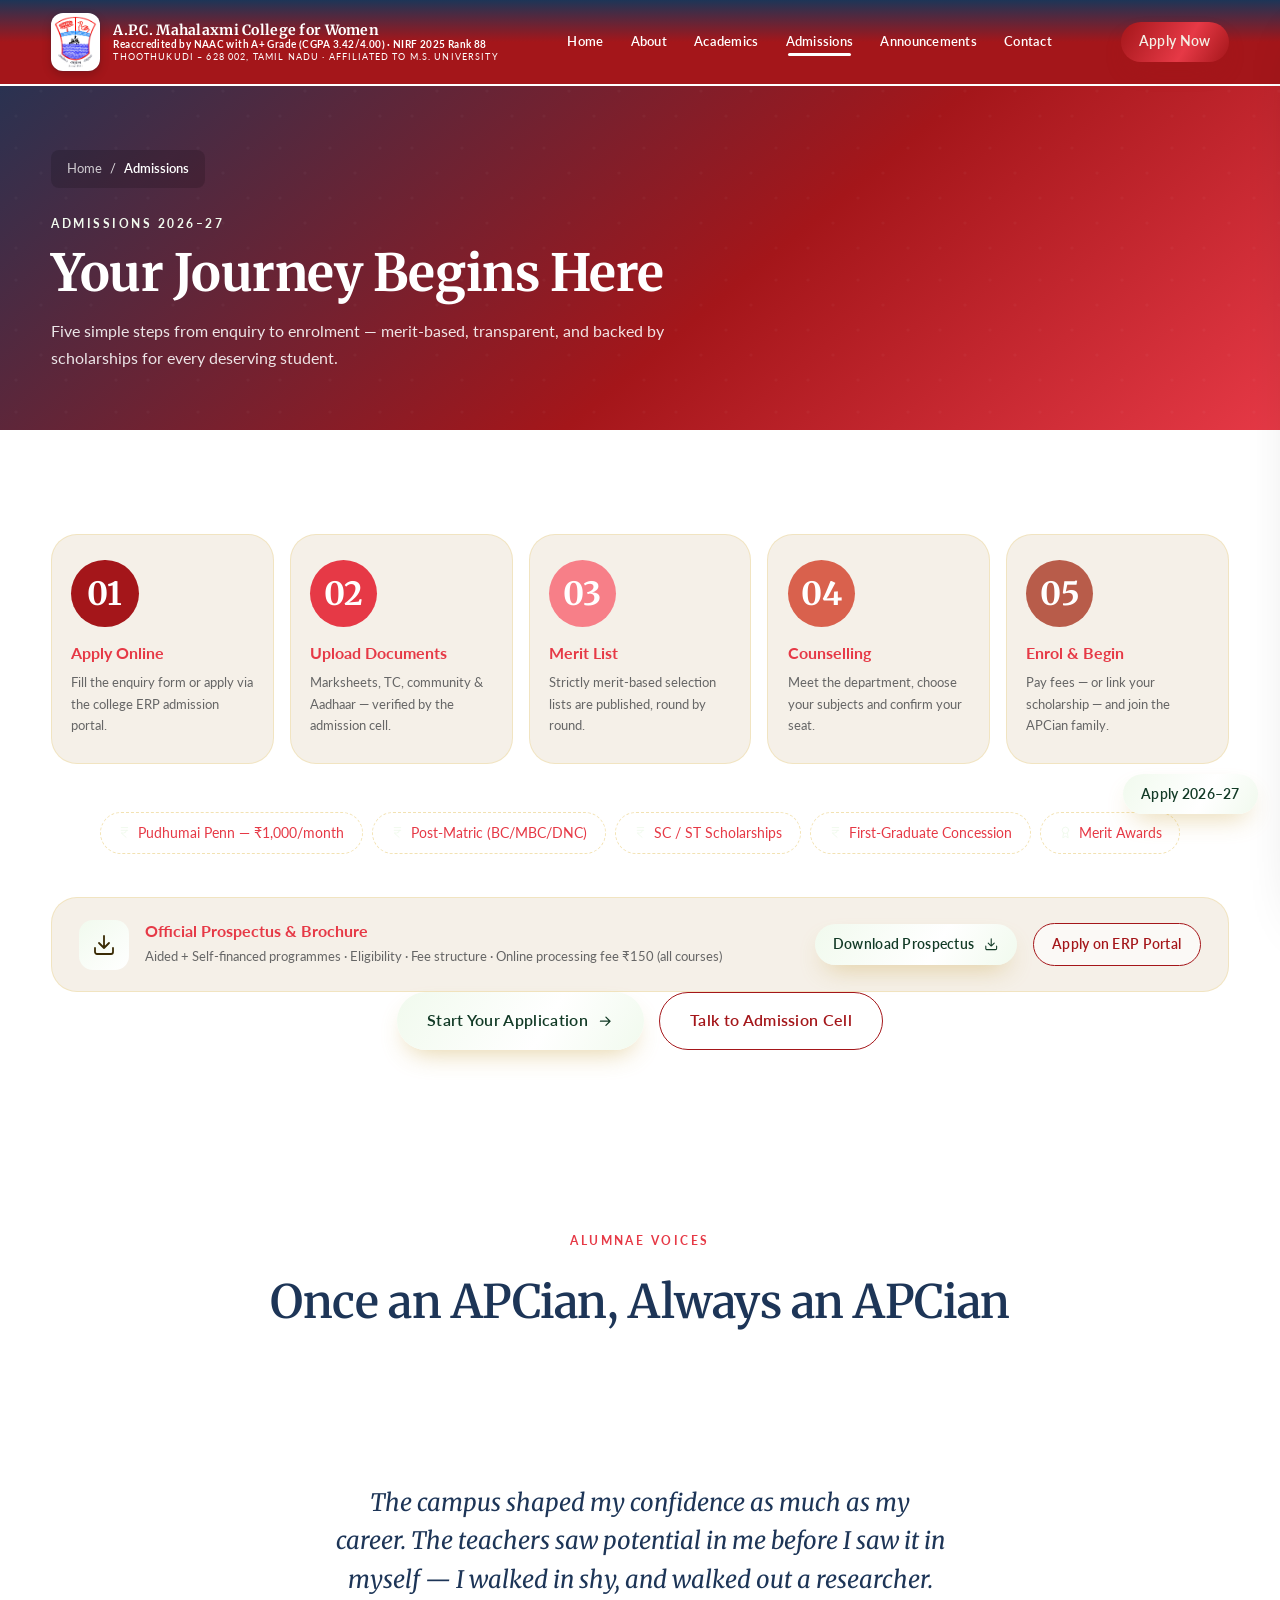
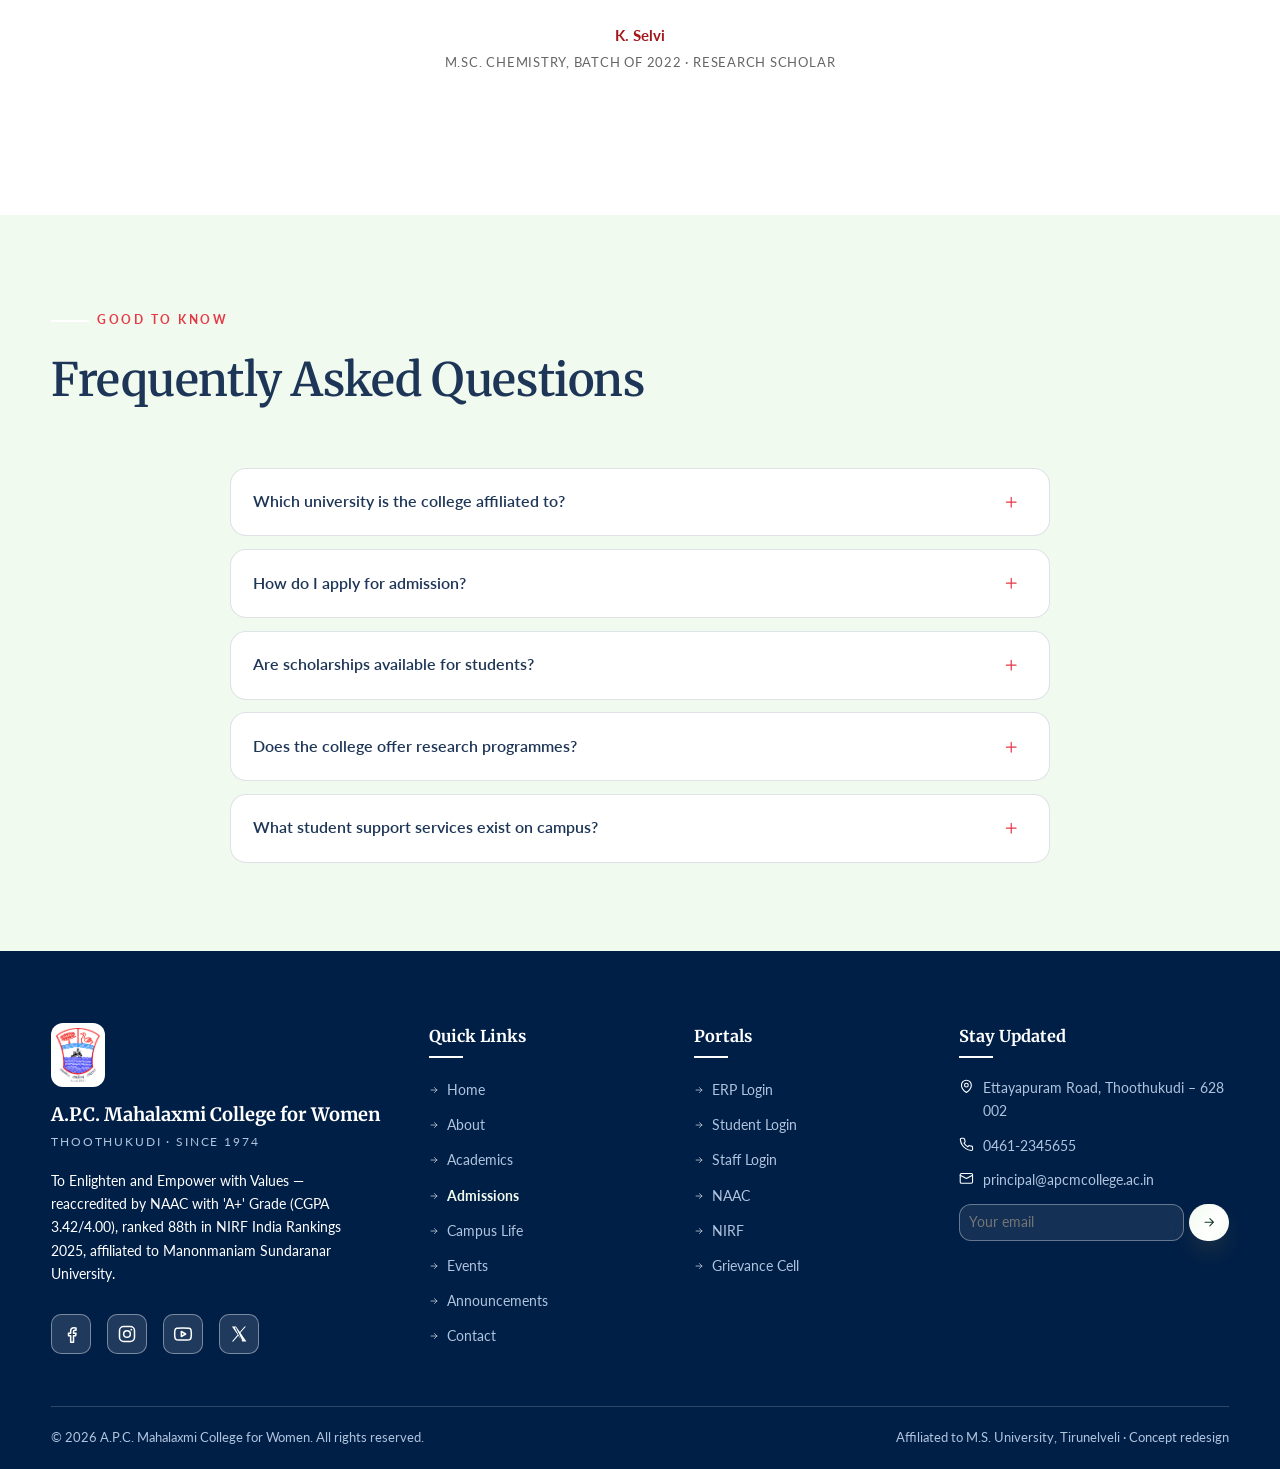
<file: admissions.html>
<!DOCTYPE html>
<html lang="en" data-theme="light">
<head>
<meta charset="UTF-8">
<meta name="viewport" content="width=device-width, initial-scale=1.0">
<title>Admissions 2026–27 | A.P.C. Mahalaxmi College for Women</title>
<meta name="description" content="Admissions 2026–27 at APCM College: eligibility, application process, required documents, merit list, counselling, scholarships and the official prospectus.">
<meta name="theme-color" content="#001f47">
<meta property="og:title" content="Admissions 2026–27 | A.P.C. Mahalaxmi College for Women">
<meta property="og:description" content="Admissions 2026–27 — apply to APCM College, Thoothukudi.">
<meta property="og:image" content="apcm-redesign/assets/hero-campus.jpg">
<meta property="og:type" content="website">
<link rel="icon" href='data:image/svg+xml,<svg xmlns="http://www.w3.org/2000/svg" viewBox="0 0 100 100"><circle cx="50" cy="50" r="46" fill="%23001e52"/><circle cx="50" cy="50" r="40" fill="none" stroke="%23ffffff" stroke-width="2" stroke-dasharray="4 5"/><path d="M50 26c6 7 8 10 8 14a8 8 0 0 1-16 0c0-4 2-7 8-14z" fill="%23ffffff"/></svg>'>
<link rel="preconnect" href="https://fonts.googleapis.com">
<link rel="preconnect" href="https://fonts.gstatic.com" crossorigin>
<link href="https://fonts.googleapis.com/css2?family=Merriweather:wght@400;700&family=Lato:wght@400;500;600;700&family=EB+Garamond:wght@600;700;800&display=swap" rel="stylesheet">
<link rel="stylesheet" href="apcm-redesign/css/style.css">
<script type="application/ld+json">
{"@context":"https://schema.org","@type":"CollegeOrUniversity",
 "name":"A.P.C. Mahalaxmi College for Women",
 "alternateName":"APCM College",
 "foundingDate":"1974",
 "address":{"@type":"PostalAddress","streetAddress":"Ettayapuram Road","addressLocality":"Thoothukudi","postalCode":"628002","addressRegion":"Tamil Nadu","addressCountry":"IN"},
 "telephone":"+91-461-2345655","email":"principal@apcmcollege.ac.in",
 "slogan":"To Enlighten and Empower with Values"}
</script>
</head>
<body data-page="admissions">

<!-- ============ SVG SPRITE ============ -->
<svg width="0" height="0" style="position:absolute" aria-hidden="true">
  <defs>
    <symbol id="crest" viewBox="0 0 100 100">
      <circle cx="50" cy="50" r="47" fill="none" stroke="#001e52" stroke-width="2.5"/>
      <circle cx="50" cy="50" r="41" fill="none" stroke="#ffffff" stroke-width="1.4" stroke-dasharray="3 4.5" opacity=".85"/>
      <path d="M50 15 L77 24 V52 C77 68 65 80 50 86 C35 80 23 68 23 52 V24 Z" fill="rgba(255,255,255,.12)" stroke="#ffffff" stroke-width="1.6"/>
      <path d="M50 31c3.4 4 4.6 6 4.6 8.5a4.6 4.6 0 0 1-9.2 0c0-2.5 1.2-4.5 4.6-8.5z" fill="#ffffff"/>
      <path d="M39 49h22c0 4.5-4.6 7-11 7s-11-2.5-11-7z" fill="#ffffff"/>
      <path d="M50 56v7 M42 63h16" stroke="#ffffff" stroke-width="2.4" stroke-linecap="round"/>
      <path d="M30 70c6-2.6 12-2.6 18 0v9c-6-2.6-12-2.6-18 0z M70 70c-6-2.6-12-2.6-18 0v9c6-2.6 12-2.6 18 0z" fill="rgba(255,255,255,.2)" stroke="#ffffff" stroke-width="1.5" stroke-linejoin="round"/>
    </symbol>
    <symbol id="i-phone" viewBox="0 0 24 24"><path d="M22 16.9v3a2 2 0 0 1-2.2 2 19.8 19.8 0 0 1-8.6-3 19.5 19.5 0 0 1-6-6 19.8 19.8 0 0 1-3-8.6A2 2 0 0 1 4.1 2h3a2 2 0 0 1 2 1.7c.13.96.36 1.9.7 2.8a2 2 0 0 1-.45 2.1L8.1 9.9a16 16 0 0 0 6 6l1.3-1.3a2 2 0 0 1 2.1-.45c.9.34 1.84.57 2.8.7A2 2 0 0 1 22 16.9z"/></symbol>
    <symbol id="i-mail" viewBox="0 0 24 24"><rect x="2" y="4" width="20" height="16" rx="2"/><path d="m22 7-10 5L2 7"/></symbol>
    <symbol id="i-pin" viewBox="0 0 24 24"><path d="M20 10c0 6-8 12-8 12s-8-6-8-12a8 8 0 0 1 16 0Z"/><circle cx="12" cy="10" r="3"/></symbol>
    <symbol id="i-clock" viewBox="0 0 24 24"><circle cx="12" cy="12" r="10"/><path d="M12 6v6l4 2"/></symbol>
    <symbol id="i-chev" viewBox="0 0 24 24"><path d="m6 9 6 6 6-6"/></symbol>
    <symbol id="i-arrow" viewBox="0 0 24 24"><path d="M5 12h14M13 6l6 6-6 6"/></symbol>
    <symbol id="i-sun" viewBox="0 0 24 24"><circle cx="12" cy="12" r="4"/><path d="M12 2v2M12 20v2M4.93 4.93l1.41 1.41M17.66 17.66l1.41 1.41M2 12h2M20 12h2M6.34 17.66l-1.41 1.41M19.07 4.93l-1.41 1.41"/></symbol>
    <symbol id="i-moon" viewBox="0 0 24 24"><path d="M12 3a6 6 0 0 0 9 9 9 9 0 1 1-9-9Z"/></symbol>
    <symbol id="i-x" viewBox="0 0 24 24"><path d="M18 6 6 18M6 6l12 12"/></symbol>
    <symbol id="i-menu" viewBox="0 0 24 24"><path d="M4 6h16M4 12h16M4 18h16"/></symbol>
    <symbol id="i-check" viewBox="0 0 24 24"><path d="M20 6 9 17l-5-5"/></symbol>
    <symbol id="i-star" viewBox="0 0 24 24"><path d="M12 2l3.09 6.26L22 9.27l-5 4.87 1.18 6.88L12 17.77l-6.18 3.25L7 14.14 2 9.27l6.91-1.01L12 2z"/></symbol>
    <symbol id="i-star-fill" viewBox="0 0 24 24"><path style="fill:currentColor;stroke:none" d="M12 2l3.09 6.26L22 9.27l-5 4.87 1.18 6.88L12 17.77l-6.18 3.25L7 14.14 2 9.27l6.91-1.01L12 2z"/></symbol>
    <symbol id="i-cal" viewBox="0 0 24 24"><rect x="3" y="4" width="18" height="18" rx="2"/><path d="M16 2v4M8 2v4M3 10h18"/></symbol>
    <symbol id="i-users" viewBox="0 0 24 24"><path d="M16 21v-2a4 4 0 0 0-4-4H6a4 4 0 0 0-4 4v2"/><circle cx="9" cy="7" r="4"/><path d="M22 21v-2a4 4 0 0 0-3-3.87M16 3.13a4 4 0 0 1 0 7.75"/></symbol>
    <symbol id="i-award" viewBox="0 0 24 24"><circle cx="12" cy="8" r="6"/><path d="M15.48 12.9 17 22l-5-3-5 3 1.52-9.1"/></symbol>
    <symbol id="i-book" viewBox="0 0 24 24"><path d="M4 19.5A2.5 2.5 0 0 1 6.5 17H20V2H6.5A2.5 2.5 0 0 0 4 4.5z"/></symbol>
    <symbol id="i-flask" viewBox="0 0 24 24"><path d="M10 2v6.3L4.2 18.6A2 2 0 0 0 6 21.7h12a2 2 0 0 0 1.8-3.1L14 8.3V2"/><path d="M8.5 2h7M6.6 15h10.8"/></symbol>
    <symbol id="i-atom" viewBox="0 0 24 24"><circle cx="12" cy="12" r="1.6"/><ellipse cx="12" cy="12" rx="10" ry="4.2"/><ellipse cx="12" cy="12" rx="10" ry="4.2" transform="rotate(60 12 12)"/><ellipse cx="12" cy="12" rx="10" ry="4.2" transform="rotate(120 12 12)"/></symbol>
    <symbol id="i-pi" viewBox="0 0 24 24"><path d="M4 7h16M9 7v12M15 7v9.5a2.7 2.7 0 0 0 5.4 1"/></symbol>
    <symbol id="i-scroll" viewBox="0 0 24 24"><path d="M19 17V5a2 2 0 0 0-2-2H4a2 2 0 0 0-2 2v12a2 2 0 0 0 2 2h14a2 2 0 0 0 2-2z"/><path d="M13 8h2M13 12h2M7 8h2M7 12h2"/></symbol>
    <symbol id="i-chip" viewBox="0 0 24 24"><rect x="4" y="4" width="16" height="16" rx="2"/><rect x="9" y="9" width="6" height="6"/><path d="M9 1v3M15 1v3M9 20v3M15 20v3M1 9h3M1 15h3M20 9h3M20 15h3"/></symbol>
    <symbol id="i-coin" viewBox="0 0 24 24"><path d="M6 3h12M6 8h12M15.5 8a5 5 0 0 1-5 5H6l9 8"/></symbol>
    <symbol id="i-micro" viewBox="0 0 24 24"><path d="M6 18h8M3 22h18M14 22a7 7 0 1 0 0-14h-1M9 14h2M9 12a2 2 0 0 1-2-2V6h6v4a2 2 0 0 1-2 2ZM12 6V3a1 1 0 0 0-1-1H9a1 1 0 0 0-1 1v3"/></symbol>
    <symbol id="i-quill" viewBox="0 0 24 24"><path d="M20.24 12.24a6 6 0 0 0-8.49-8.49L5 10.5V19h8.5z"/><path d="M16 8 2 22M17.5 15H9"/></symbol>
    <symbol id="i-lotus" viewBox="0 0 24 24"><path d="M12 20c-4.4 0-7.6-2.7-8.6-6.5 2 .6 3.4.5 4.4-.2-1.1-2-.7-4.8.9-6.4 1 1.6 2 2.2 3.3 2.3 1.3-.1 2.3-.7 3.3-2.3 1.6 1.6 2 4.4.9 6.4 1 .7 2.4.8 4.4.2-1 3.8-4.2 6.5-8.6 6.5Z"/></symbol>
    <symbol id="i-grad" viewBox="0 0 24 24"><path d="M22 10 12 5 2 10l10 5 10-5z"/><path d="M6 12.2V17c0 1.7 2.7 3 6 3s6-1.3 6-3v-4.8M22 10v6"/></symbol>
    <symbol id="i-quote" viewBox="0 0 24 24"><path d="m3 11 18-8v18L3 14v-3z"/><path d="M11.6 16.8a3 3 0 0 1-5.8-1.6"/></symbol>
    <symbol id="i-shield" viewBox="0 0 24 24"><path d="M12 22s8-3.6 8-10V5.2L12 2 4 5.2V12c0 6.4 8 10 8 10z"/></symbol>
    <symbol id="i-plus" viewBox="0 0 24 24"><path d="M12 5v14M5 12h14"/></symbol>
    <symbol id="i-up" viewBox="0 0 24 24"><path d="M12 19V5M5 12l7-7 7 7"/></symbol>
    <symbol id="i-globe" viewBox="0 0 24 24"><circle cx="12" cy="12" r="10"/><path d="M2 12h20M12 2c2.7 2.7 4 6.3 4 10s-1.3 7.3-4 10c-2.7-2.7-4-6.3-4-10S9.3 4.7 12 2z"/></symbol>
    <symbol id="i-fb" viewBox="0 0 24 24"><path d="M15 22v-8h2.6l.4-3H15V8.9c0-.9.3-1.5 1.6-1.5H18V4.7c-.3 0-1.3-.1-2.4-.1-2.4 0-4 1.4-4 4.1V11H9v3h2.6v8h1.4z"/></symbol>
    <symbol id="i-ig" viewBox="0 0 24 24"><rect x="3" y="3" width="18" height="18" rx="5"/><circle cx="12" cy="12" r="4"/><circle cx="17.2" cy="6.8" r="1.1" style="fill:currentColor;stroke:none"/></symbol>
    <symbol id="i-yt" viewBox="0 0 24 24"><path d="M21.6 7.2a2.8 2.8 0 0 0-2-2C17.9 4.8 12 4.8 12 4.8s-5.9 0-7.6.4a2.8 2.8 0 0 0-2 2A29 29 0 0 0 2 12a29 29 0 0 0 .4 4.8 2.8 2.8 0 0 0 2 2c1.7.4 7.6.4 7.6.4s5.9 0 7.6-.4a2.8 2.8 0 0 0 2-2A29 29 0 0 0 22 12a29 29 0 0 0-.4-4.8z"/><path d="m10 15 5.2-3L10 9z"/></symbol>
    <symbol id="i-xw" viewBox="0 0 24 24"><path style="fill:currentColor;stroke:none" d="M13.7 10.6 20.3 3h-1.6l-5.7 6.6L8.4 3H3.5l6.9 10L3.5 21h1.6l6-7 4.9 7h4.9zM6.9 4.3h1.2l7.9 15.4h-1.2z"/></symbol>
    <symbol id="i-bot" viewBox="0 0 24 24"><path d="M21 11.5a8.4 8.4 0 0 1-8.5 8.3 8.6 8.6 0 0 1-3.7-.8L3 21l2-5.3a8 8 0 0 1-1.5-4.2A8.4 8.4 0 0 1 12 3.2a8.4 8.4 0 0 1 9 8.3z"/><path d="M8.5 11h.01M12 11h.01M15.5 11h.01" stroke-width="2.6"/></symbol>
    <symbol id="i-send" viewBox="0 0 24 24"><path d="m22 2-11 11M22 2l-7 20-4-9.5L2 8z"/></symbol>
    <symbol id="i-play" viewBox="0 0 24 24"><path style="fill:currentColor;stroke:none" d="M8 5.5v13l11-6.5z"/></symbol>
    <symbol id="i-download" viewBox="0 0 24 24"><path d="M21 15v4a2 2 0 0 1-2 2H5a2 2 0 0 1-2-2v-4M7 10l5 5 5-5M12 15V3"/></symbol>
    <symbol id="i-search" viewBox="0 0 24 24"><circle cx="11" cy="11" r="7"/><path d="m21 21-4.35-4.35"/></symbol>
  </defs>
</svg>

<!-- ============ PRELOADER ============ -->
<div id="preloader" role="status" aria-label="Loading">
  <div class="pl-inner">
    <img class="pl-emblem" src="apcm-redesign/assets/apcm-logo.png" alt="APCM College crest">
    <div class="pl-name">A.P.C. Mahalaxmi College</div>
    <div class="pl-bar"><i></i></div>
  </div>
</div>


<div class="progress" aria-hidden="true"></div>
<div class="cursor-glow" aria-hidden="true"></div>


<!-- ============ HEADER ============ -->
<header class="site-header">
<div class="navbar">
    <div class="container">
      <a href="index.html" class="brand" aria-label="APCM College home">
        <img src="apcm-redesign/assets/apcm-logo.png" alt="APCM College crest" class="brand-logo">
        <span class="brand-txt">
          <b>A.P.C. Mahalaxmi College for Women</b>
          <i>Reaccredited by NAAC with A+ Grade (CGPA 3.42/4.00) · NIRF 2025 Rank 88</i>
          <span>Thoothukudi – 628 002, Tamil Nadu · Affiliated to M.S. University</span>
        </span>
      </a>
      <nav aria-label="Primary"><ul class="nav-menu" id="navMenu"></ul></nav>
      <div class="nav-actions">
        <button class="btn btn-primary btn-sm" id="applyNavBtn" data-apply>Apply Now</button>
        <button class="icon-btn" id="burger" aria-label="Open menu"><svg class="icon" style="width:20px;height:20px"><use href="#i-menu"/></svg></button>
      </div>
    </div>
  </div>
</header>

<!-- mobile drawer -->
<aside class="drawer" id="drawer" aria-label="Mobile menu">
  <div class="drawer-head">
    <b>Site Menu</b>
    <button class="icon-btn" id="drawerClose" aria-label="Close menu"><svg class="icon"><use href="#i-x"/></svg></button>
  </div>
  <nav><ul id="drawerNav"></ul></nav>
  <div class="cta">
    <button class="btn btn-gold" data-apply>Apply for Admission <svg class="icon"><use href="#i-arrow"/></svg></button>
    <a class="btn btn-ghost" href="contact.html" id="drawerContact">Contact Us</a>
  </div>
</aside>
<div class="ov" id="ov"></div>


<main>
<!-- ============ PAGE HERO ============ -->
<section class="page-hero">
  <div class="container">
    <nav class="breadcrumb" aria-label="Breadcrumb"><a href="index.html">Home</a><span>/</span><span aria-current="page">Admissions</span></nav>
    <span class="kicker">Admissions 2026&ndash;27</span>
    <h1>Your Journey Begins Here</h1>
    <p class="page-hero-sub">Five simple steps from enquiry to enrolment &mdash; merit-based, transparent, and backed by scholarships for every deserving student.</p>
    
  </div>
</section>

<!-- ============ ADMISSIONS ============ -->
<section id="admissions">
  <div class="container">
    <div class="steps">
      <div class="step" data-reveal><i>01</i><h4>Apply Online</h4><p>Fill the enquiry form or apply via the college ERP admission portal.</p></div>
      <div class="step" data-reveal><i>02</i><h4>Upload Documents</h4><p>Marksheets, TC, community &amp; Aadhaar — verified by the admission cell.</p></div>
      <div class="step" data-reveal><i>03</i><h4>Merit List</h4><p>Strictly merit-based selection lists are published, round by round.</p></div>
      <div class="step" data-reveal><i>04</i><h4>Counselling</h4><p>Meet the department, choose your subjects and confirm your seat.</p></div>
      <div class="step" data-reveal><i>05</i><h4>Enrol &amp; Begin</h4><p>Pay fees — or link your scholarship — and join the APCian family.</p></div>
    </div>
    <div class="scholar-chips" data-reveal>
      <span><svg class="icon"><use href="#i-coin"/></svg>Pudhumai Penn — ₹1,000/month</span>
      <span><svg class="icon"><use href="#i-coin"/></svg>Post-Matric (BC/MBC/DNC)</span>
      <span><svg class="icon"><use href="#i-coin"/></svg>SC / ST Scholarships</span>
      <span><svg class="icon"><use href="#i-coin"/></svg>First-Graduate Concession</span>
      <span><svg class="icon"><use href="#i-award"/></svg>Merit Awards</span>
    </div>
    <div class="brochure" data-reveal>
      <div>
        <span class="bro-ic"><svg class="icon"><use href="#i-download"/></svg></span>
        <div>
          <b>Official Prospectus &amp; Brochure</b>
          <small>Aided + Self-financed programmes · Eligibility · Fee structure · Online processing fee ₹150 (all courses)</small>
        </div>
      </div>
      <div class="bro-btns">
        <a class="btn btn-gold btn-sm" href="https://apcmcollege.ac.in/admission-2024-2025/" target="_blank" rel="noopener">Download Prospectus <svg class="icon"><use href="#i-download"/></svg></a>
        <a class="btn btn-ghost btn-sm" style="color:var(--maroon);border-color:var(--maroon)" href="https://portal.apcmcollege.ac.in/" target="_blank" rel="noopener">Apply on ERP Portal</a>
      </div>
    </div>
    <div class="adm-cta" data-reveal>
      <button class="btn btn-gold" data-apply>Start Your Application <svg class="icon"><use href="#i-arrow"/></svg></button>
      <a class="btn btn-ghost" href="contact.html" style="color:var(--maroon);border-color:var(--maroon)">Talk to Admission Cell</a>
    </div>
  </div>
</section>


<!-- ============ TESTIMONIALS ============ -->
<section id="voices">
  <div class="container">
    <div class="section-head sh-c" data-reveal>
      <span class="kicker">Alumnae Voices</span>
      <h2>Once an APCian, Always an APCian</h2>
    </div>
    <div class="t-shell" data-reveal>
      <div class="t-vp"><div class="t-track" id="tTrack"></div></div>
      <div class="evt-dots" id="tDots" style="justify-content:center;margin-top:1.6rem"></div>
    </div>
  </div>
</section>


<!-- ============ FAQ ============ -->
<section id="faq" class="alt">
  <div class="container">
    <div class="section-head" data-reveal>
      <span class="kicker">Good to Know</span>
      <h2>Frequently Asked Questions</h2>
    </div>
    <div class="faq-list" id="faqList" data-reveal></div>
  </div>
</section>

</main>

<!-- ============ FOOTER ============ -->
<footer>
  <div class="container">
    <div class="f-grid">
      <div class="f-brand">
        <img src="apcm-redesign/assets/apcm-logo.png" alt="APCM College crest" class="f-logo">
        <b>A.P.C. Mahalaxmi College for Women</b>
        <span>Thoothukudi &middot; Since 1974</span>
        <p>To Enlighten and Empower with Values &mdash; reaccredited by NAAC with 'A+' Grade (CGPA 3.42/4.00), ranked 88th in NIRF India Rankings 2025, affiliated to Manonmaniam Sundaranar University.</p>
        <div class="socials">
          <a href="#" aria-label="Facebook"><svg class="icon"><use href="#i-fb"/></svg></a>
          <a href="#" aria-label="Instagram"><svg class="icon"><use href="#i-ig"/></svg></a>
          <a href="https://www.youtube.com/@a.p.c.mahalaxmicollegeforw2276" target="_blank" rel="noopener" aria-label="YouTube"><svg class="icon"><use href="#i-yt"/></svg></a>
          <a href="#" aria-label="X"><svg class="icon"><use href="#i-xw"/></svg></a>
        </div>
      </div>
      <div class="f-col">
        <h4>Quick Links</h4>
        <ul>
          <li><a href="index.html"><svg class="icon"><use href="#i-arrow"/></svg>Home</a></li>
          <li><a href="about.html"><svg class="icon"><use href="#i-arrow"/></svg>About</a></li>
          <li><a href="academics.html"><svg class="icon"><use href="#i-arrow"/></svg>Academics</a></li>
          <li><a href="admissions.html" class="active"><svg class="icon"><use href="#i-arrow"/></svg>Admissions</a></li>
          <li><a href="campus-life.html"><svg class="icon"><use href="#i-arrow"/></svg>Campus Life</a></li>
          <li><a href="events.html"><svg class="icon"><use href="#i-arrow"/></svg>Events</a></li>
          <li><a href="announcements.html"><svg class="icon"><use href="#i-arrow"/></svg>Announcements</a></li>
          <li><a href="contact.html"><svg class="icon"><use href="#i-arrow"/></svg>Contact</a></li>
        </ul>
      </div>
      <div class="f-col">
        <h4>Portals</h4>
        <ul>
          <li><a href="https://portal.apcmcollege.ac.in/" target="_blank" rel="noopener"><svg class="icon"><use href="#i-arrow"/></svg>ERP Login</a></li>
          <li><a href="https://portal.apcmcollege.ac.in/mob/#/stu/login" target="_blank" rel="noopener"><svg class="icon"><use href="#i-arrow"/></svg>Student Login</a></li>
          <li><a href="https://portal.apcmcollege.ac.in/mob/#/staff/login" target="_blank" rel="noopener"><svg class="icon"><use href="#i-arrow"/></svg>Staff Login</a></li>
          <li><a href="https://www.apcmcollege.ac.in/naac/index.html" target="_blank" rel="noopener"><svg class="icon"><use href="#i-arrow"/></svg>NAAC</a></li>
          <li><a href="https://www.apcmcollege.ac.in/nirf" target="_blank" rel="noopener"><svg class="icon"><use href="#i-arrow"/></svg>NIRF</a></li>
          <li><a href="https://www.apcmcollege.ac.in/grievance" target="_blank" rel="noopener"><svg class="icon"><use href="#i-arrow"/></svg>Grievance Cell</a></li>
        </ul>
      </div>
      <div class="f-col">
        <h4>Stay Updated</h4>
        <p><svg class="icon"><use href="#i-pin"/></svg>Ettayapuram Road, Thoothukudi &ndash; 628 002</p>
        <p><svg class="icon"><use href="#i-phone"/></svg>0461-2345655</p>
        <p><svg class="icon"><use href="#i-mail"/></svg>principal@apcmcollege.ac.in</p>
        <form id="newsForm" novalidate style="display:flex;gap:0.3rem;margin-top:0.8rem;">
          <div class="f-group" style="flex:1;margin:0;">
            <input type="email" name="newsletter" placeholder="Your email" required style="background:rgba(255,255,255,.08);border-color:rgba(255,255,255,.35);color:#ffffff;font-size:0.85rem;padding:0.4rem 0.6rem;">
            <span class="f-hint" style="font-size:0.7rem;">Valid email needed.</span>
          </div>
          <button class="btn btn-gold btn-sm" type="submit" aria-label="Subscribe" style="padding:0.4rem 0.8rem;"><svg class="icon"><use href="#i-arrow"/></svg></button>
        </form>
      </div>
    </div>
    <div class="f-bottom">
      <span>&copy; <span id="year"></span> A.P.C. Mahalaxmi College for Women. All rights reserved.</span>
      <span>Affiliated to M.S. University, Tirunelveli &middot; Concept redesign</span>
    </div>
  </div>
</footer>

<!-- ============ FLOATING UI ============ -->
<button id="toTop" aria-label="Back to top"><svg class="icon"><use href="#i-up"/></svg></button>
<button class="btn btn-gold btn-sm float-apply" data-apply>Apply 2026–27</button>

<!-- ============ APPLY MODAL ============ -->
<div class="modal-ov" id="applyOv" role="dialog" aria-modal="true" aria-labelledby="applyTitle">
  <div class="modal">
    <button class="icon-btn modal-x" id="applyClose" aria-label="Close"><svg class="icon"><use href="#i-x"/></svg></button>
    <h3 id="applyTitle">Admission Enquiry — 2026–27</h3>
    <p class="m-sub">Fill this quick form and the admission cell will call you back. No fee to enquire.</p>
    <form id="applyForm" novalidate>
      <div class="f-group"><label>Student Name <i>*</i></label><input name="name" type="text" placeholder="Full name as in marksheet" required><span class="f-hint">Please enter the student's name.</span></div>
      <div class="f-row">
        <div class="f-group"><label>Mobile <i>*</i></label><input name="phone" type="tel" placeholder="10-digit mobile" required><span class="f-hint">Enter a valid mobile number.</span></div>
        <div class="f-group"><label>Email <i>*</i></label><input name="email" type="email" placeholder="you@example.com" required><span class="f-hint">Enter a valid email.</span></div>
      </div>
      <div class="f-group"><label>Programme Interested In <i>*</i></label><select name="programme" id="a_prog" required></select><span class="f-hint">Please pick a programme.</span></div>
      <div class="f-group"><label>Anything you'd like us to know?</label><textarea name="notes" placeholder="Optional — e.g. Plus-two stream, scholarship questions…"></textarea></div>
      <button class="btn btn-gold" type="submit" style="width:100%;justify-content:center">Submit Application <svg class="icon"><use href="#i-arrow"/></svg></button>
    </form>
  </div>
</div>

<!-- ============ ANNOUNCEMENT DETAIL MODAL ============ -->
<div class="modal-ov" id="annOv" role="dialog" aria-modal="true">
  <div class="modal">
    <button class="icon-btn modal-x" id="annClose" aria-label="Close"><svg class="icon"><use href="#i-x"/></svg></button>
    <h3 id="annTitle" style="font-size:1.3rem;line-height:1.35"></h3>
    <p class="m-sub" id="annMeta"></p>
    <p id="annBody" style="color:var(--muted);font-size:.95rem;line-height:1.7"></p>
  </div>
</div>


<!-- ============ TOAST / LIGHTBOX ============ -->
<div id="toast" role="status"><svg class="icon"><use href="#i-check"/></svg><span id="toastMsg"></span></div>
<div id="lb" role="dialog" aria-label="Image viewer"><button aria-label="Close image"><svg class="icon"><use href="#i-x"/></svg></button><img id="lbImg" alt=""></div>

<script src="apcm-redesign/js/main.js"></script>
</body>
</html>
</file>
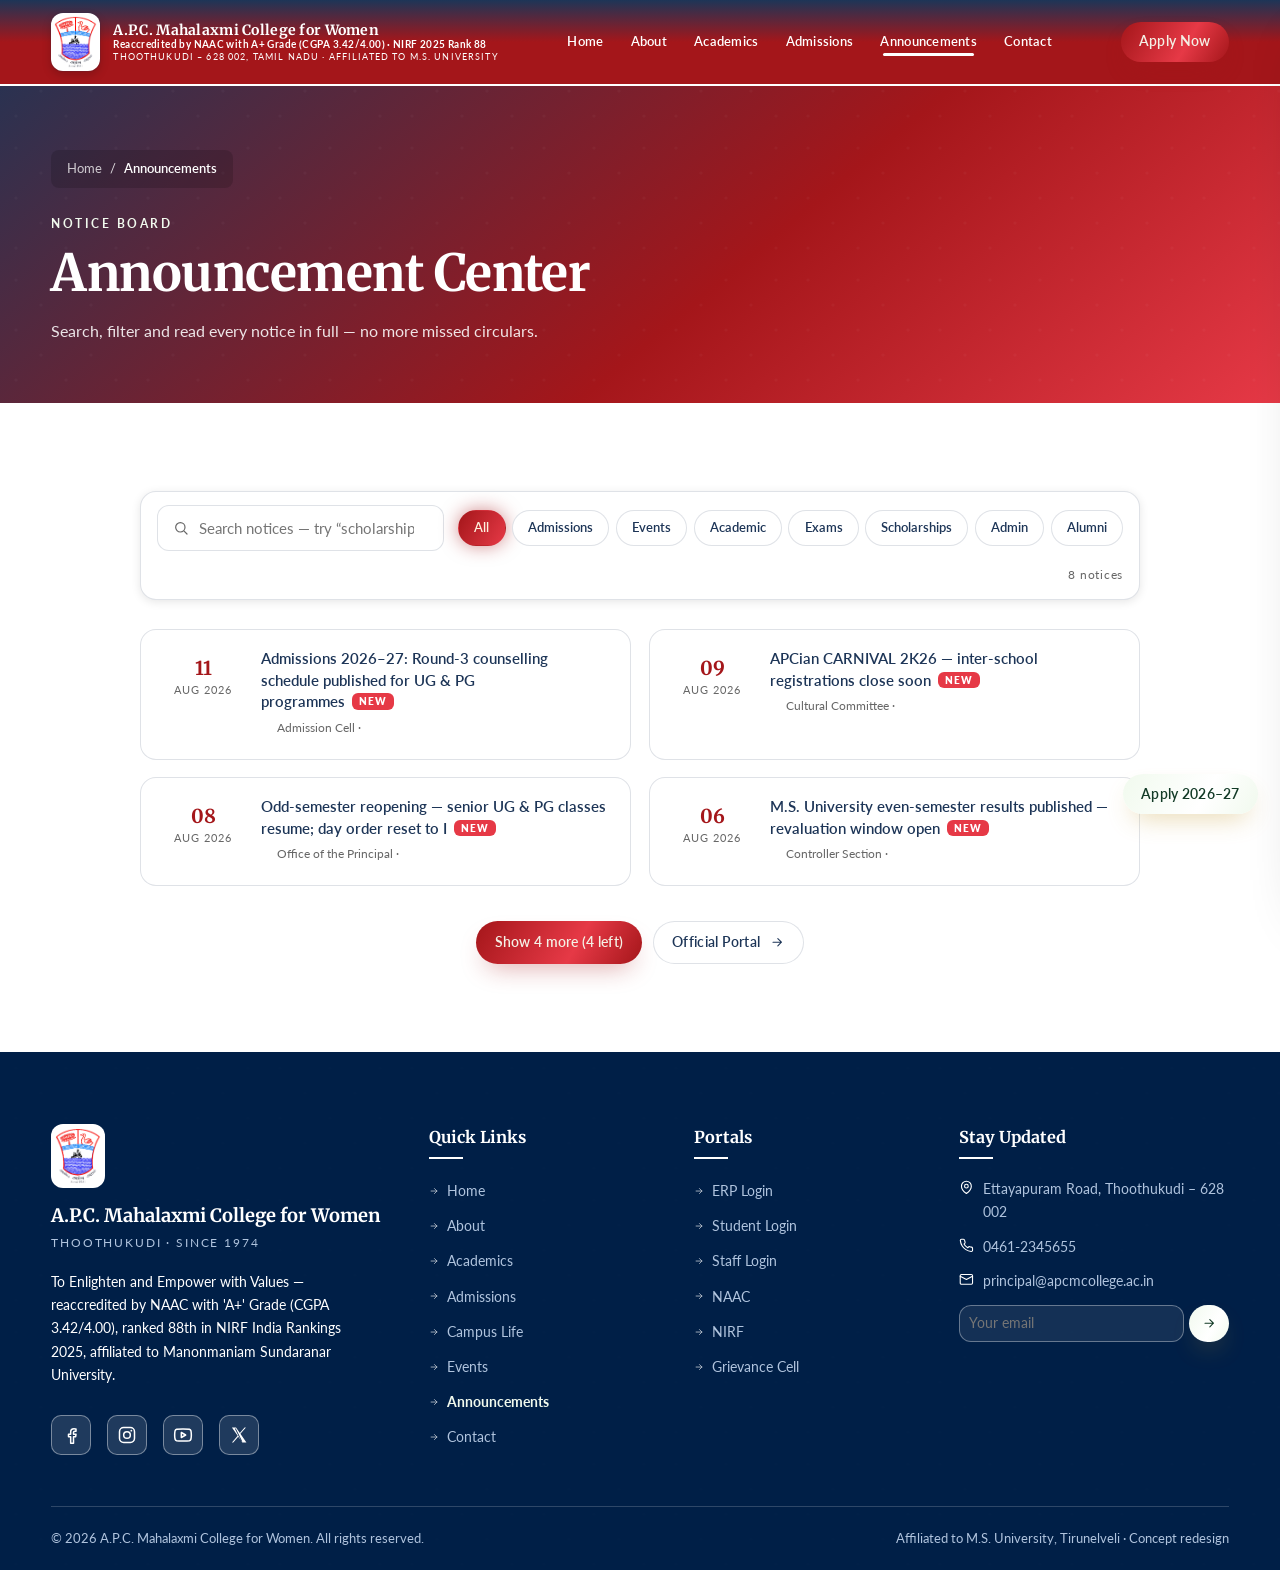
<file: announcements.html>
<!DOCTYPE html>
<html lang="en" data-theme="light">
<head>
<meta charset="UTF-8">
<meta name="viewport" content="width=device-width, initial-scale=1.0">
<title>Announcements | A.P.C. Mahalaxmi College for Women</title>
<meta name="description" content="Official notices and announcements from A.P.C. Mahalaxmi College for Women — admissions, exams, scholarships and campus circulars.">
<meta name="theme-color" content="#001f47">
<meta property="og:title" content="Announcements | A.P.C. Mahalaxmi College for Women">
<meta property="og:description" content="Notices and circulars from APCM College, Thoothukudi.">
<meta property="og:image" content="apcm-redesign/assets/hero-campus.jpg">
<meta property="og:type" content="website">
<link rel="icon" href='data:image/svg+xml,<svg xmlns="http://www.w3.org/2000/svg" viewBox="0 0 100 100"><circle cx="50" cy="50" r="46" fill="%23001e52"/><circle cx="50" cy="50" r="40" fill="none" stroke="%23ffffff" stroke-width="2" stroke-dasharray="4 5"/><path d="M50 26c6 7 8 10 8 14a8 8 0 0 1-16 0c0-4 2-7 8-14z" fill="%23ffffff"/></svg>'>
<link rel="preconnect" href="https://fonts.googleapis.com">
<link rel="preconnect" href="https://fonts.gstatic.com" crossorigin>
<link href="https://fonts.googleapis.com/css2?family=Merriweather:wght@400;700&family=Lato:wght@400;500;600;700&family=EB+Garamond:wght@600;700;800&display=swap" rel="stylesheet">
<link rel="stylesheet" href="apcm-redesign/css/style.css">
<script type="application/ld+json">
{"@context":"https://schema.org","@type":"CollegeOrUniversity",
 "name":"A.P.C. Mahalaxmi College for Women",
 "alternateName":"APCM College",
 "foundingDate":"1974",
 "address":{"@type":"PostalAddress","streetAddress":"Ettayapuram Road","addressLocality":"Thoothukudi","postalCode":"628002","addressRegion":"Tamil Nadu","addressCountry":"IN"},
 "telephone":"+91-461-2345655","email":"principal@apcmcollege.ac.in",
 "slogan":"To Enlighten and Empower with Values"}
</script>
</head>
<body data-page="announcements">

<!-- ============ SVG SPRITE ============ -->
<svg width="0" height="0" style="position:absolute" aria-hidden="true">
  <defs>
    <symbol id="crest" viewBox="0 0 100 100">
      <circle cx="50" cy="50" r="47" fill="none" stroke="#001e52" stroke-width="2.5"/>
      <circle cx="50" cy="50" r="41" fill="none" stroke="#ffffff" stroke-width="1.4" stroke-dasharray="3 4.5" opacity=".85"/>
      <path d="M50 15 L77 24 V52 C77 68 65 80 50 86 C35 80 23 68 23 52 V24 Z" fill="rgba(255,255,255,.12)" stroke="#ffffff" stroke-width="1.6"/>
      <path d="M50 31c3.4 4 4.6 6 4.6 8.5a4.6 4.6 0 0 1-9.2 0c0-2.5 1.2-4.5 4.6-8.5z" fill="#ffffff"/>
      <path d="M39 49h22c0 4.5-4.6 7-11 7s-11-2.5-11-7z" fill="#ffffff"/>
      <path d="M50 56v7 M42 63h16" stroke="#ffffff" stroke-width="2.4" stroke-linecap="round"/>
      <path d="M30 70c6-2.6 12-2.6 18 0v9c-6-2.6-12-2.6-18 0z M70 70c-6-2.6-12-2.6-18 0v9c6-2.6 12-2.6 18 0z" fill="rgba(255,255,255,.2)" stroke="#ffffff" stroke-width="1.5" stroke-linejoin="round"/>
    </symbol>
    <symbol id="i-phone" viewBox="0 0 24 24"><path d="M22 16.9v3a2 2 0 0 1-2.2 2 19.8 19.8 0 0 1-8.6-3 19.5 19.5 0 0 1-6-6 19.8 19.8 0 0 1-3-8.6A2 2 0 0 1 4.1 2h3a2 2 0 0 1 2 1.7c.13.96.36 1.9.7 2.8a2 2 0 0 1-.45 2.1L8.1 9.9a16 16 0 0 0 6 6l1.3-1.3a2 2 0 0 1 2.1-.45c.9.34 1.84.57 2.8.7A2 2 0 0 1 22 16.9z"/></symbol>
    <symbol id="i-mail" viewBox="0 0 24 24"><rect x="2" y="4" width="20" height="16" rx="2"/><path d="m22 7-10 5L2 7"/></symbol>
    <symbol id="i-pin" viewBox="0 0 24 24"><path d="M20 10c0 6-8 12-8 12s-8-6-8-12a8 8 0 0 1 16 0Z"/><circle cx="12" cy="10" r="3"/></symbol>
    <symbol id="i-clock" viewBox="0 0 24 24"><circle cx="12" cy="12" r="10"/><path d="M12 6v6l4 2"/></symbol>
    <symbol id="i-chev" viewBox="0 0 24 24"><path d="m6 9 6 6 6-6"/></symbol>
    <symbol id="i-arrow" viewBox="0 0 24 24"><path d="M5 12h14M13 6l6 6-6 6"/></symbol>
    <symbol id="i-sun" viewBox="0 0 24 24"><circle cx="12" cy="12" r="4"/><path d="M12 2v2M12 20v2M4.93 4.93l1.41 1.41M17.66 17.66l1.41 1.41M2 12h2M20 12h2M6.34 17.66l-1.41 1.41M19.07 4.93l-1.41 1.41"/></symbol>
    <symbol id="i-moon" viewBox="0 0 24 24"><path d="M12 3a6 6 0 0 0 9 9 9 9 0 1 1-9-9Z"/></symbol>
    <symbol id="i-x" viewBox="0 0 24 24"><path d="M18 6 6 18M6 6l12 12"/></symbol>
    <symbol id="i-menu" viewBox="0 0 24 24"><path d="M4 6h16M4 12h16M4 18h16"/></symbol>
    <symbol id="i-check" viewBox="0 0 24 24"><path d="M20 6 9 17l-5-5"/></symbol>
    <symbol id="i-star" viewBox="0 0 24 24"><path d="M12 2l3.09 6.26L22 9.27l-5 4.87 1.18 6.88L12 17.77l-6.18 3.25L7 14.14 2 9.27l6.91-1.01L12 2z"/></symbol>
    <symbol id="i-star-fill" viewBox="0 0 24 24"><path style="fill:currentColor;stroke:none" d="M12 2l3.09 6.26L22 9.27l-5 4.87 1.18 6.88L12 17.77l-6.18 3.25L7 14.14 2 9.27l6.91-1.01L12 2z"/></symbol>
    <symbol id="i-cal" viewBox="0 0 24 24"><rect x="3" y="4" width="18" height="18" rx="2"/><path d="M16 2v4M8 2v4M3 10h18"/></symbol>
    <symbol id="i-users" viewBox="0 0 24 24"><path d="M16 21v-2a4 4 0 0 0-4-4H6a4 4 0 0 0-4 4v2"/><circle cx="9" cy="7" r="4"/><path d="M22 21v-2a4 4 0 0 0-3-3.87M16 3.13a4 4 0 0 1 0 7.75"/></symbol>
    <symbol id="i-award" viewBox="0 0 24 24"><circle cx="12" cy="8" r="6"/><path d="M15.48 12.9 17 22l-5-3-5 3 1.52-9.1"/></symbol>
    <symbol id="i-book" viewBox="0 0 24 24"><path d="M4 19.5A2.5 2.5 0 0 1 6.5 17H20V2H6.5A2.5 2.5 0 0 0 4 4.5z"/></symbol>
    <symbol id="i-flask" viewBox="0 0 24 24"><path d="M10 2v6.3L4.2 18.6A2 2 0 0 0 6 21.7h12a2 2 0 0 0 1.8-3.1L14 8.3V2"/><path d="M8.5 2h7M6.6 15h10.8"/></symbol>
    <symbol id="i-atom" viewBox="0 0 24 24"><circle cx="12" cy="12" r="1.6"/><ellipse cx="12" cy="12" rx="10" ry="4.2"/><ellipse cx="12" cy="12" rx="10" ry="4.2" transform="rotate(60 12 12)"/><ellipse cx="12" cy="12" rx="10" ry="4.2" transform="rotate(120 12 12)"/></symbol>
    <symbol id="i-pi" viewBox="0 0 24 24"><path d="M4 7h16M9 7v12M15 7v9.5a2.7 2.7 0 0 0 5.4 1"/></symbol>
    <symbol id="i-scroll" viewBox="0 0 24 24"><path d="M19 17V5a2 2 0 0 0-2-2H4a2 2 0 0 0-2 2v12a2 2 0 0 0 2 2h14a2 2 0 0 0 2-2z"/><path d="M13 8h2M13 12h2M7 8h2M7 12h2"/></symbol>
    <symbol id="i-chip" viewBox="0 0 24 24"><rect x="4" y="4" width="16" height="16" rx="2"/><rect x="9" y="9" width="6" height="6"/><path d="M9 1v3M15 1v3M9 20v3M15 20v3M1 9h3M1 15h3M20 9h3M20 15h3"/></symbol>
    <symbol id="i-coin" viewBox="0 0 24 24"><path d="M6 3h12M6 8h12M15.5 8a5 5 0 0 1-5 5H6l9 8"/></symbol>
    <symbol id="i-micro" viewBox="0 0 24 24"><path d="M6 18h8M3 22h18M14 22a7 7 0 1 0 0-14h-1M9 14h2M9 12a2 2 0 0 1-2-2V6h6v4a2 2 0 0 1-2 2ZM12 6V3a1 1 0 0 0-1-1H9a1 1 0 0 0-1 1v3"/></symbol>
    <symbol id="i-quill" viewBox="0 0 24 24"><path d="M20.24 12.24a6 6 0 0 0-8.49-8.49L5 10.5V19h8.5z"/><path d="M16 8 2 22M17.5 15H9"/></symbol>
    <symbol id="i-lotus" viewBox="0 0 24 24"><path d="M12 20c-4.4 0-7.6-2.7-8.6-6.5 2 .6 3.4.5 4.4-.2-1.1-2-.7-4.8.9-6.4 1 1.6 2 2.2 3.3 2.3 1.3-.1 2.3-.7 3.3-2.3 1.6 1.6 2 4.4.9 6.4 1 .7 2.4.8 4.4.2-1 3.8-4.2 6.5-8.6 6.5Z"/></symbol>
    <symbol id="i-grad" viewBox="0 0 24 24"><path d="M22 10 12 5 2 10l10 5 10-5z"/><path d="M6 12.2V17c0 1.7 2.7 3 6 3s6-1.3 6-3v-4.8M22 10v6"/></symbol>
    <symbol id="i-quote" viewBox="0 0 24 24"><path d="m3 11 18-8v18L3 14v-3z"/><path d="M11.6 16.8a3 3 0 0 1-5.8-1.6"/></symbol>
    <symbol id="i-shield" viewBox="0 0 24 24"><path d="M12 22s8-3.6 8-10V5.2L12 2 4 5.2V12c0 6.4 8 10 8 10z"/></symbol>
    <symbol id="i-plus" viewBox="0 0 24 24"><path d="M12 5v14M5 12h14"/></symbol>
    <symbol id="i-up" viewBox="0 0 24 24"><path d="M12 19V5M5 12l7-7 7 7"/></symbol>
    <symbol id="i-globe" viewBox="0 0 24 24"><circle cx="12" cy="12" r="10"/><path d="M2 12h20M12 2c2.7 2.7 4 6.3 4 10s-1.3 7.3-4 10c-2.7-2.7-4-6.3-4-10S9.3 4.7 12 2z"/></symbol>
    <symbol id="i-fb" viewBox="0 0 24 24"><path d="M15 22v-8h2.6l.4-3H15V8.9c0-.9.3-1.5 1.6-1.5H18V4.7c-.3 0-1.3-.1-2.4-.1-2.4 0-4 1.4-4 4.1V11H9v3h2.6v8h1.4z"/></symbol>
    <symbol id="i-ig" viewBox="0 0 24 24"><rect x="3" y="3" width="18" height="18" rx="5"/><circle cx="12" cy="12" r="4"/><circle cx="17.2" cy="6.8" r="1.1" style="fill:currentColor;stroke:none"/></symbol>
    <symbol id="i-yt" viewBox="0 0 24 24"><path d="M21.6 7.2a2.8 2.8 0 0 0-2-2C17.9 4.8 12 4.8 12 4.8s-5.9 0-7.6.4a2.8 2.8 0 0 0-2 2A29 29 0 0 0 2 12a29 29 0 0 0 .4 4.8 2.8 2.8 0 0 0 2 2c1.7.4 7.6.4 7.6.4s5.9 0 7.6-.4a2.8 2.8 0 0 0 2-2A29 29 0 0 0 22 12a29 29 0 0 0-.4-4.8z"/><path d="m10 15 5.2-3L10 9z"/></symbol>
    <symbol id="i-xw" viewBox="0 0 24 24"><path style="fill:currentColor;stroke:none" d="M13.7 10.6 20.3 3h-1.6l-5.7 6.6L8.4 3H3.5l6.9 10L3.5 21h1.6l6-7 4.9 7h4.9zM6.9 4.3h1.2l7.9 15.4h-1.2z"/></symbol>
    <symbol id="i-bot" viewBox="0 0 24 24"><path d="M21 11.5a8.4 8.4 0 0 1-8.5 8.3 8.6 8.6 0 0 1-3.7-.8L3 21l2-5.3a8 8 0 0 1-1.5-4.2A8.4 8.4 0 0 1 12 3.2a8.4 8.4 0 0 1 9 8.3z"/><path d="M8.5 11h.01M12 11h.01M15.5 11h.01" stroke-width="2.6"/></symbol>
    <symbol id="i-send" viewBox="0 0 24 24"><path d="m22 2-11 11M22 2l-7 20-4-9.5L2 8z"/></symbol>
    <symbol id="i-play" viewBox="0 0 24 24"><path style="fill:currentColor;stroke:none" d="M8 5.5v13l11-6.5z"/></symbol>
    <symbol id="i-download" viewBox="0 0 24 24"><path d="M21 15v4a2 2 0 0 1-2 2H5a2 2 0 0 1-2-2v-4M7 10l5 5 5-5M12 15V3"/></symbol>
    <symbol id="i-search" viewBox="0 0 24 24"><circle cx="11" cy="11" r="7"/><path d="m21 21-4.35-4.35"/></symbol>
  </defs>
</svg>

<!-- ============ PRELOADER ============ -->
<div id="preloader" role="status" aria-label="Loading">
  <div class="pl-inner">
    <img class="pl-emblem" src="apcm-redesign/assets/apcm-logo.png" alt="APCM College crest">
    <div class="pl-name">A.P.C. Mahalaxmi College</div>
    <div class="pl-bar"><i></i></div>
  </div>
</div>


<div class="progress" aria-hidden="true"></div>
<div class="cursor-glow" aria-hidden="true"></div>


<!-- ============ HEADER ============ -->
<header class="site-header">
<div class="navbar">
    <div class="container">
      <a href="index.html" class="brand" aria-label="APCM College home">
        <img src="apcm-redesign/assets/apcm-logo.png" alt="APCM College crest" class="brand-logo">
        <span class="brand-txt">
          <b>A.P.C. Mahalaxmi College for Women</b>
          <i>Reaccredited by NAAC with A+ Grade (CGPA 3.42/4.00) · NIRF 2025 Rank 88</i>
          <span>Thoothukudi – 628 002, Tamil Nadu · Affiliated to M.S. University</span>
        </span>
      </a>
      <nav aria-label="Primary"><ul class="nav-menu" id="navMenu"></ul></nav>
      <div class="nav-actions">
        <button class="btn btn-primary btn-sm" id="applyNavBtn" data-apply>Apply Now</button>
        <button class="icon-btn" id="burger" aria-label="Open menu"><svg class="icon" style="width:20px;height:20px"><use href="#i-menu"/></svg></button>
      </div>
    </div>
  </div>
</header>

<!-- mobile drawer -->
<aside class="drawer" id="drawer" aria-label="Mobile menu">
  <div class="drawer-head">
    <b>Site Menu</b>
    <button class="icon-btn" id="drawerClose" aria-label="Close menu"><svg class="icon"><use href="#i-x"/></svg></button>
  </div>
  <nav><ul id="drawerNav"></ul></nav>
  <div class="cta">
    <button class="btn btn-gold" data-apply>Apply for Admission <svg class="icon"><use href="#i-arrow"/></svg></button>
    <a class="btn btn-ghost" href="contact.html" id="drawerContact">Contact Us</a>
  </div>
</aside>
<div class="ov" id="ov"></div>


<main>
<!-- ============ PAGE HERO ============ -->
<section class="page-hero">
  <div class="container">
    <nav class="breadcrumb" aria-label="Breadcrumb"><a href="index.html">Home</a><span>/</span><span aria-current="page">Announcements</span></nav>
    <span class="kicker">Notice Board</span>
    <h1>Announcement Center</h1>
    <p class="page-hero-sub">Search, filter and read every notice in full &mdash; no more missed circulars.</p>
  </div>
</section>

<!-- ============ ANNOUNCEMENTS ============ -->
<section id="announcements">
  <div class="container">
    <div class="ann-tools" data-reveal>
      <div class="ann-search">
        <svg class="icon"><use href="#i-search"/></svg>
        <input type="search" id="annSearch" placeholder="Search notices — try “scholarship” or “exam”…" aria-label="Search announcements">
      </div>
      <div class="ann-chips" id="annChips"></div>
      <span class="ann-count" id="annCount"></span>
    </div>
    <div class="ann-grid" id="annGrid"></div>
    <div class="ann-more" data-reveal>
      <button class="btn btn-primary btn-sm" id="annMore">Load more</button>
      <a class="btn btn-ghost btn-sm" href="https://www.apcmcollege.ac.in/announcements" target="_blank" rel="noopener">Official Portal <svg class="icon"><use href="#i-arrow"/></svg></a>
    </div>
  </div>
</section>

</main>

<!-- ============ FOOTER ============ -->
<footer>
  <div class="container">
    <div class="f-grid">
      <div class="f-brand">
        <img src="apcm-redesign/assets/apcm-logo.png" alt="APCM College crest" class="f-logo">
        <b>A.P.C. Mahalaxmi College for Women</b>
        <span>Thoothukudi &middot; Since 1974</span>
        <p>To Enlighten and Empower with Values &mdash; reaccredited by NAAC with 'A+' Grade (CGPA 3.42/4.00), ranked 88th in NIRF India Rankings 2025, affiliated to Manonmaniam Sundaranar University.</p>
        <div class="socials">
          <a href="#" aria-label="Facebook"><svg class="icon"><use href="#i-fb"/></svg></a>
          <a href="#" aria-label="Instagram"><svg class="icon"><use href="#i-ig"/></svg></a>
          <a href="https://www.youtube.com/@a.p.c.mahalaxmicollegeforw2276" target="_blank" rel="noopener" aria-label="YouTube"><svg class="icon"><use href="#i-yt"/></svg></a>
          <a href="#" aria-label="X"><svg class="icon"><use href="#i-xw"/></svg></a>
        </div>
      </div>
      <div class="f-col">
        <h4>Quick Links</h4>
        <ul>
          <li><a href="index.html"><svg class="icon"><use href="#i-arrow"/></svg>Home</a></li>
          <li><a href="about.html"><svg class="icon"><use href="#i-arrow"/></svg>About</a></li>
          <li><a href="academics.html"><svg class="icon"><use href="#i-arrow"/></svg>Academics</a></li>
          <li><a href="admissions.html"><svg class="icon"><use href="#i-arrow"/></svg>Admissions</a></li>
          <li><a href="campus-life.html"><svg class="icon"><use href="#i-arrow"/></svg>Campus Life</a></li>
          <li><a href="events.html"><svg class="icon"><use href="#i-arrow"/></svg>Events</a></li>
          <li><a href="announcements.html" class="active"><svg class="icon"><use href="#i-arrow"/></svg>Announcements</a></li>
          <li><a href="contact.html"><svg class="icon"><use href="#i-arrow"/></svg>Contact</a></li>
        </ul>
      </div>
      <div class="f-col">
        <h4>Portals</h4>
        <ul>
          <li><a href="https://portal.apcmcollege.ac.in/" target="_blank" rel="noopener"><svg class="icon"><use href="#i-arrow"/></svg>ERP Login</a></li>
          <li><a href="https://portal.apcmcollege.ac.in/mob/#/stu/login" target="_blank" rel="noopener"><svg class="icon"><use href="#i-arrow"/></svg>Student Login</a></li>
          <li><a href="https://portal.apcmcollege.ac.in/mob/#/staff/login" target="_blank" rel="noopener"><svg class="icon"><use href="#i-arrow"/></svg>Staff Login</a></li>
          <li><a href="https://www.apcmcollege.ac.in/naac/index.html" target="_blank" rel="noopener"><svg class="icon"><use href="#i-arrow"/></svg>NAAC</a></li>
          <li><a href="https://www.apcmcollege.ac.in/nirf" target="_blank" rel="noopener"><svg class="icon"><use href="#i-arrow"/></svg>NIRF</a></li>
          <li><a href="https://www.apcmcollege.ac.in/grievance" target="_blank" rel="noopener"><svg class="icon"><use href="#i-arrow"/></svg>Grievance Cell</a></li>
        </ul>
      </div>
      <div class="f-col">
        <h4>Stay Updated</h4>
        <p><svg class="icon"><use href="#i-pin"/></svg>Ettayapuram Road, Thoothukudi &ndash; 628 002</p>
        <p><svg class="icon"><use href="#i-phone"/></svg>0461-2345655</p>
        <p><svg class="icon"><use href="#i-mail"/></svg>principal@apcmcollege.ac.in</p>
        <form id="newsForm" novalidate style="display:flex;gap:0.3rem;margin-top:0.8rem;">
          <div class="f-group" style="flex:1;margin:0;">
            <input type="email" name="newsletter" placeholder="Your email" required style="background:rgba(255,255,255,.08);border-color:rgba(255,255,255,.35);color:#ffffff;font-size:0.85rem;padding:0.4rem 0.6rem;">
            <span class="f-hint" style="font-size:0.7rem;">Valid email needed.</span>
          </div>
          <button class="btn btn-gold btn-sm" type="submit" aria-label="Subscribe" style="padding:0.4rem 0.8rem;"><svg class="icon"><use href="#i-arrow"/></svg></button>
        </form>
      </div>
    </div>
    <div class="f-bottom">
      <span>&copy; <span id="year"></span> A.P.C. Mahalaxmi College for Women. All rights reserved.</span>
      <span>Affiliated to M.S. University, Tirunelveli &middot; Concept redesign</span>
    </div>
  </div>
</footer>

<!-- ============ FLOATING UI ============ -->
<button id="toTop" aria-label="Back to top"><svg class="icon"><use href="#i-up"/></svg></button>
<button class="btn btn-gold btn-sm float-apply" data-apply>Apply 2026–27</button>

<!-- ============ APPLY MODAL ============ -->
<div class="modal-ov" id="applyOv" role="dialog" aria-modal="true" aria-labelledby="applyTitle">
  <div class="modal">
    <button class="icon-btn modal-x" id="applyClose" aria-label="Close"><svg class="icon"><use href="#i-x"/></svg></button>
    <h3 id="applyTitle">Admission Enquiry — 2026–27</h3>
    <p class="m-sub">Fill this quick form and the admission cell will call you back. No fee to enquire.</p>
    <form id="applyForm" novalidate>
      <div class="f-group"><label>Student Name <i>*</i></label><input name="name" type="text" placeholder="Full name as in marksheet" required><span class="f-hint">Please enter the student's name.</span></div>
      <div class="f-row">
        <div class="f-group"><label>Mobile <i>*</i></label><input name="phone" type="tel" placeholder="10-digit mobile" required><span class="f-hint">Enter a valid mobile number.</span></div>
        <div class="f-group"><label>Email <i>*</i></label><input name="email" type="email" placeholder="you@example.com" required><span class="f-hint">Enter a valid email.</span></div>
      </div>
      <div class="f-group"><label>Programme Interested In <i>*</i></label><select name="programme" id="a_prog" required></select><span class="f-hint">Please pick a programme.</span></div>
      <div class="f-group"><label>Anything you'd like us to know?</label><textarea name="notes" placeholder="Optional — e.g. Plus-two stream, scholarship questions…"></textarea></div>
      <button class="btn btn-gold" type="submit" style="width:100%;justify-content:center">Submit Application <svg class="icon"><use href="#i-arrow"/></svg></button>
    </form>
  </div>
</div>

<!-- ============ ANNOUNCEMENT DETAIL MODAL ============ -->
<div class="modal-ov" id="annOv" role="dialog" aria-modal="true">
  <div class="modal">
    <button class="icon-btn modal-x" id="annClose" aria-label="Close"><svg class="icon"><use href="#i-x"/></svg></button>
    <h3 id="annTitle" style="font-size:1.3rem;line-height:1.35"></h3>
    <p class="m-sub" id="annMeta"></p>
    <p id="annBody" style="color:var(--muted);font-size:.95rem;line-height:1.7"></p>
  </div>
</div>


<!-- ============ TOAST / LIGHTBOX ============ -->
<div id="toast" role="status"><svg class="icon"><use href="#i-check"/></svg><span id="toastMsg"></span></div>
<div id="lb" role="dialog" aria-label="Image viewer"><button aria-label="Close image"><svg class="icon"><use href="#i-x"/></svg></button><img id="lbImg" alt=""></div>

<script src="apcm-redesign/js/main.js"></script>
</body>
</html>
</file>
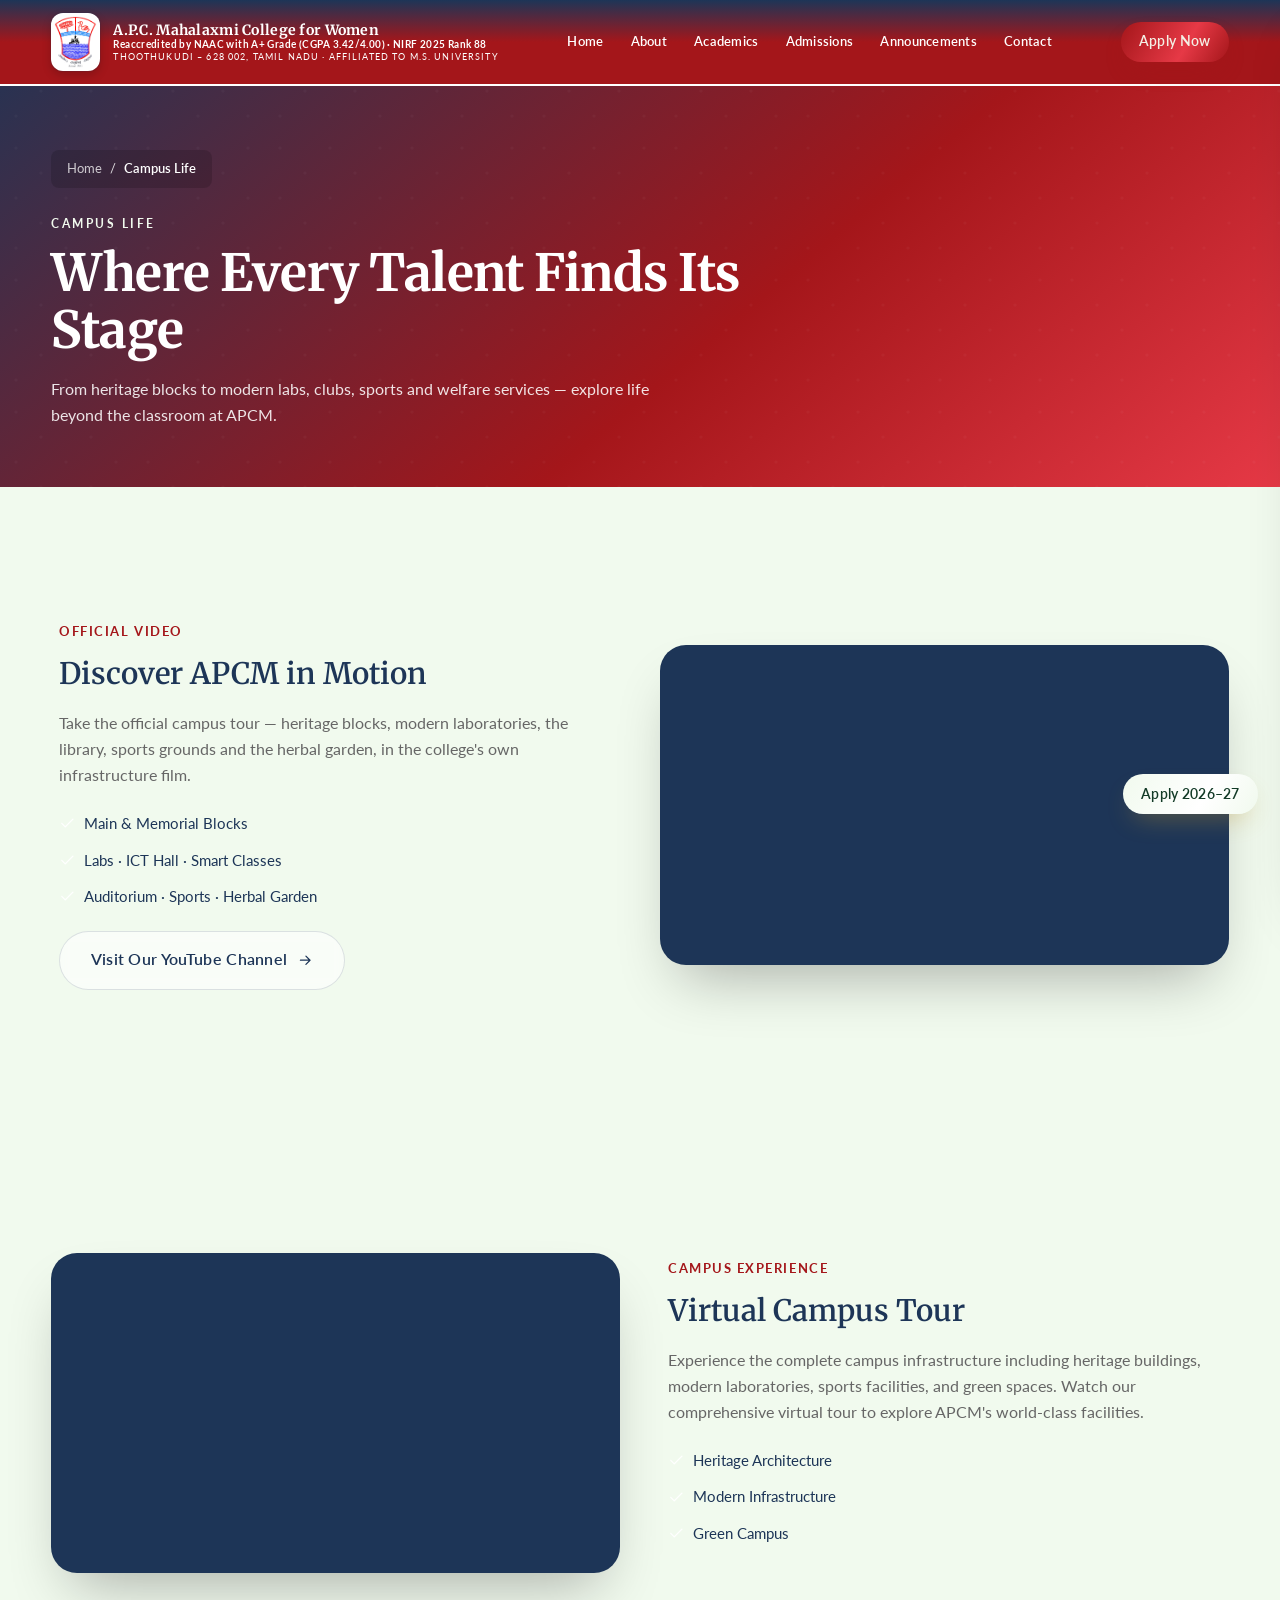
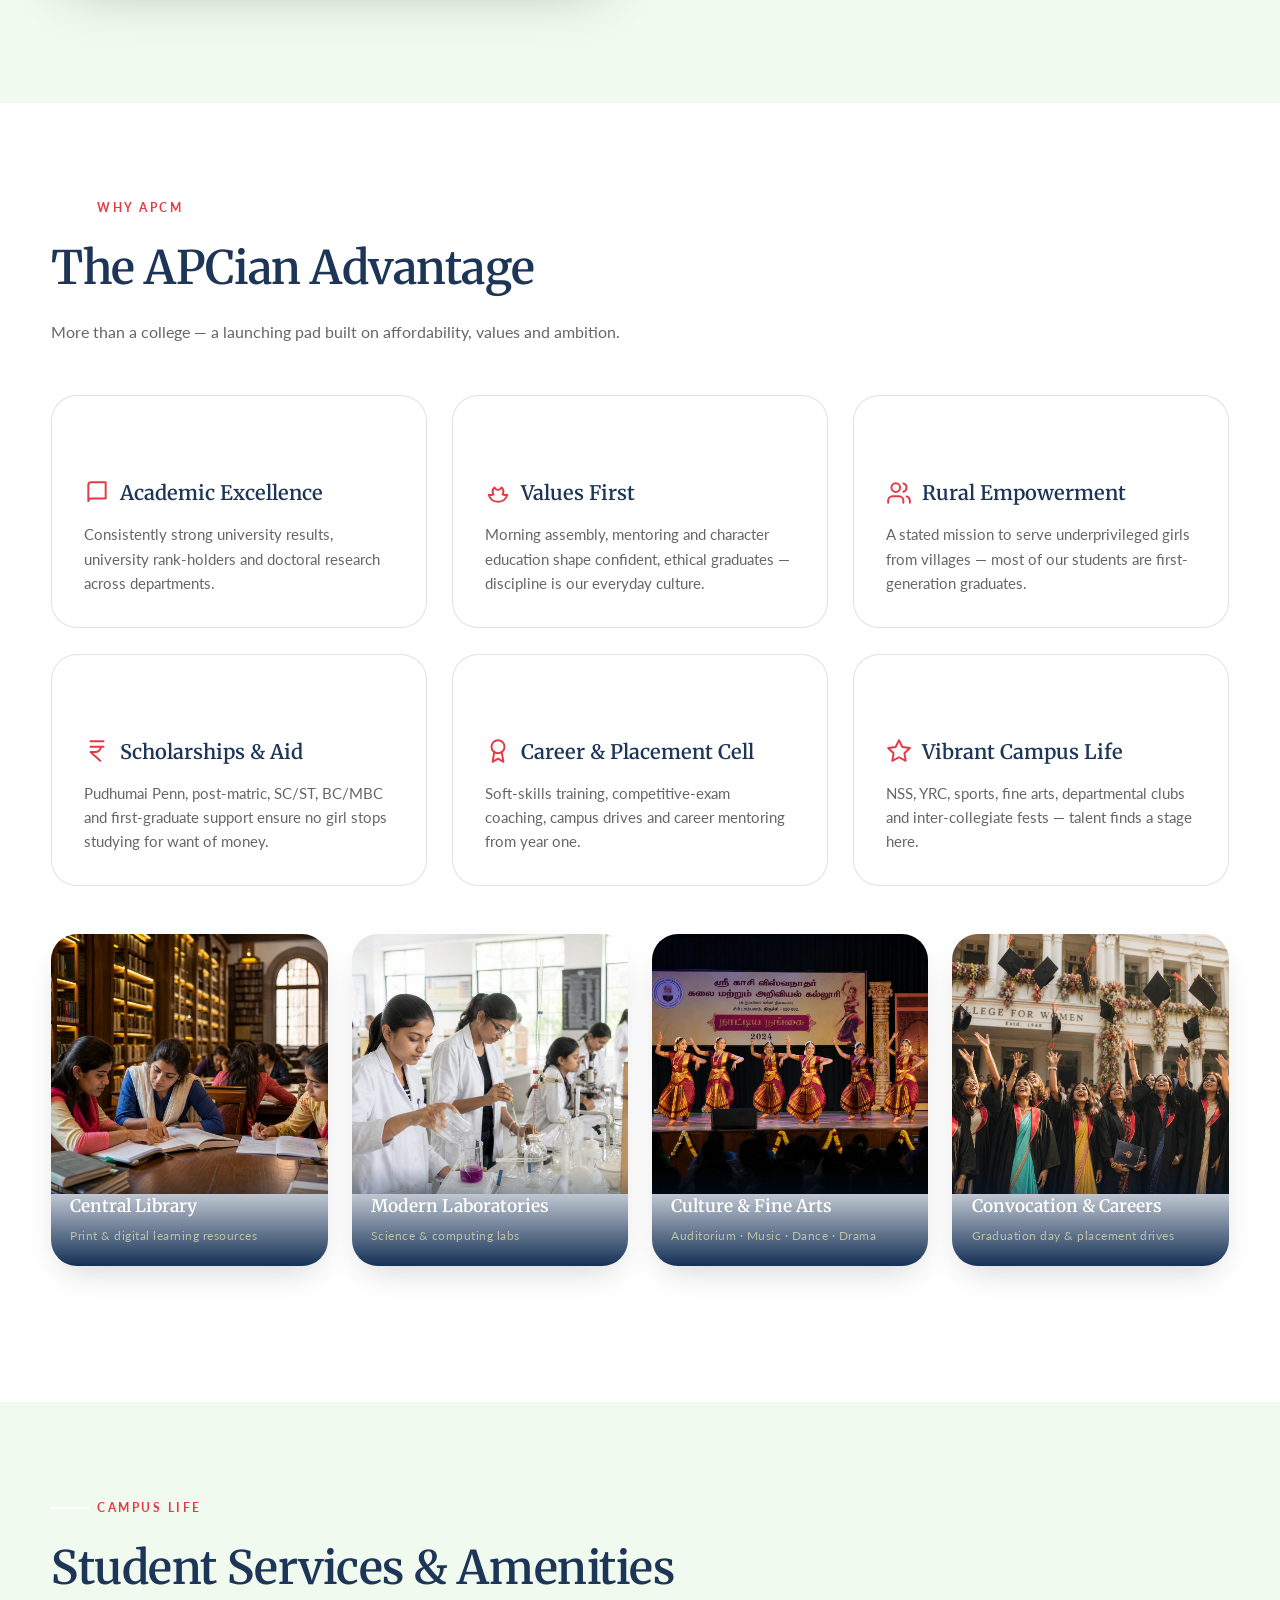
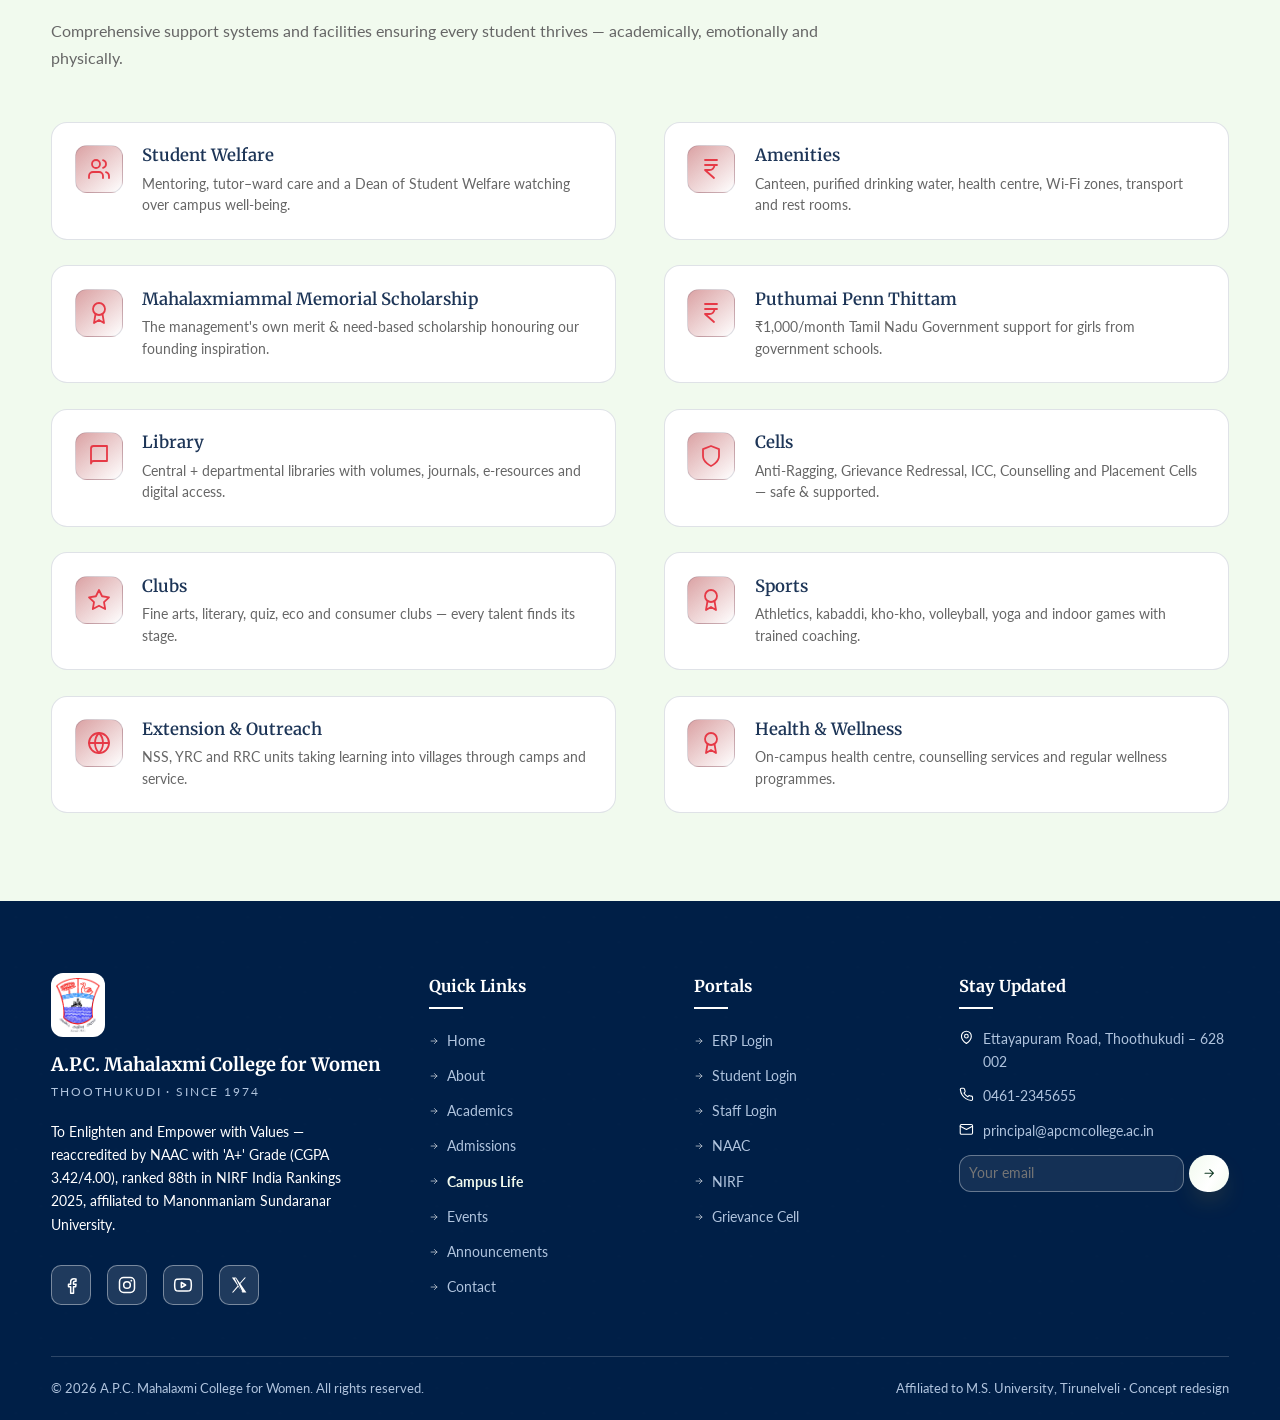
<file: campus-life.html>
<!DOCTYPE html>
<html lang="en" data-theme="light">
<head>
<meta charset="UTF-8">
<meta name="viewport" content="width=device-width, initial-scale=1.0">
<title>Campus Life | A.P.C. Mahalaxmi College for Women</title>
<meta name="description" content="Student welfare, library, clubs, sports, NSS, YRC, campus facilities and amenities at APCM College, Thoothukudi.">
<meta name="theme-color" content="#001f47">
<meta property="og:title" content="Campus Life | A.P.C. Mahalaxmi College for Women">
<meta property="og:description" content="Campus life, clubs, sports and facilities at APCM College.">
<meta property="og:image" content="apcm-redesign/assets/hero-campus.jpg">
<meta property="og:type" content="website">
<link rel="icon" href='data:image/svg+xml,<svg xmlns="http://www.w3.org/2000/svg" viewBox="0 0 100 100"><circle cx="50" cy="50" r="46" fill="%23001e52"/><circle cx="50" cy="50" r="40" fill="none" stroke="%23ffffff" stroke-width="2" stroke-dasharray="4 5"/><path d="M50 26c6 7 8 10 8 14a8 8 0 0 1-16 0c0-4 2-7 8-14z" fill="%23ffffff"/></svg>'>
<link rel="preconnect" href="https://fonts.googleapis.com">
<link rel="preconnect" href="https://fonts.gstatic.com" crossorigin>
<link href="https://fonts.googleapis.com/css2?family=Merriweather:wght@400;700&family=Lato:wght@400;500;600;700&family=EB+Garamond:wght@600;700;800&display=swap" rel="stylesheet">
<link rel="stylesheet" href="apcm-redesign/css/style.css">
<script type="application/ld+json">
{"@context":"https://schema.org","@type":"CollegeOrUniversity",
 "name":"A.P.C. Mahalaxmi College for Women",
 "alternateName":"APCM College",
 "foundingDate":"1974",
 "address":{"@type":"PostalAddress","streetAddress":"Ettayapuram Road","addressLocality":"Thoothukudi","postalCode":"628002","addressRegion":"Tamil Nadu","addressCountry":"IN"},
 "telephone":"+91-461-2345655","email":"principal@apcmcollege.ac.in",
 "slogan":"To Enlighten and Empower with Values"}
</script>
</head>
<body data-page="campus-life">

<!-- ============ SVG SPRITE ============ -->
<svg width="0" height="0" style="position:absolute" aria-hidden="true">
  <defs>
    <symbol id="crest" viewBox="0 0 100 100">
      <circle cx="50" cy="50" r="47" fill="none" stroke="#001e52" stroke-width="2.5"/>
      <circle cx="50" cy="50" r="41" fill="none" stroke="#ffffff" stroke-width="1.4" stroke-dasharray="3 4.5" opacity=".85"/>
      <path d="M50 15 L77 24 V52 C77 68 65 80 50 86 C35 80 23 68 23 52 V24 Z" fill="rgba(255,255,255,.12)" stroke="#ffffff" stroke-width="1.6"/>
      <path d="M50 31c3.4 4 4.6 6 4.6 8.5a4.6 4.6 0 0 1-9.2 0c0-2.5 1.2-4.5 4.6-8.5z" fill="#ffffff"/>
      <path d="M39 49h22c0 4.5-4.6 7-11 7s-11-2.5-11-7z" fill="#ffffff"/>
      <path d="M50 56v7 M42 63h16" stroke="#ffffff" stroke-width="2.4" stroke-linecap="round"/>
      <path d="M30 70c6-2.6 12-2.6 18 0v9c-6-2.6-12-2.6-18 0z M70 70c-6-2.6-12-2.6-18 0v9c6-2.6 12-2.6 18 0z" fill="rgba(255,255,255,.2)" stroke="#ffffff" stroke-width="1.5" stroke-linejoin="round"/>
    </symbol>
    <symbol id="i-phone" viewBox="0 0 24 24"><path d="M22 16.9v3a2 2 0 0 1-2.2 2 19.8 19.8 0 0 1-8.6-3 19.5 19.5 0 0 1-6-6 19.8 19.8 0 0 1-3-8.6A2 2 0 0 1 4.1 2h3a2 2 0 0 1 2 1.7c.13.96.36 1.9.7 2.8a2 2 0 0 1-.45 2.1L8.1 9.9a16 16 0 0 0 6 6l1.3-1.3a2 2 0 0 1 2.1-.45c.9.34 1.84.57 2.8.7A2 2 0 0 1 22 16.9z"/></symbol>
    <symbol id="i-mail" viewBox="0 0 24 24"><rect x="2" y="4" width="20" height="16" rx="2"/><path d="m22 7-10 5L2 7"/></symbol>
    <symbol id="i-pin" viewBox="0 0 24 24"><path d="M20 10c0 6-8 12-8 12s-8-6-8-12a8 8 0 0 1 16 0Z"/><circle cx="12" cy="10" r="3"/></symbol>
    <symbol id="i-clock" viewBox="0 0 24 24"><circle cx="12" cy="12" r="10"/><path d="M12 6v6l4 2"/></symbol>
    <symbol id="i-chev" viewBox="0 0 24 24"><path d="m6 9 6 6 6-6"/></symbol>
    <symbol id="i-arrow" viewBox="0 0 24 24"><path d="M5 12h14M13 6l6 6-6 6"/></symbol>
    <symbol id="i-sun" viewBox="0 0 24 24"><circle cx="12" cy="12" r="4"/><path d="M12 2v2M12 20v2M4.93 4.93l1.41 1.41M17.66 17.66l1.41 1.41M2 12h2M20 12h2M6.34 17.66l-1.41 1.41M19.07 4.93l-1.41 1.41"/></symbol>
    <symbol id="i-moon" viewBox="0 0 24 24"><path d="M12 3a6 6 0 0 0 9 9 9 9 0 1 1-9-9Z"/></symbol>
    <symbol id="i-x" viewBox="0 0 24 24"><path d="M18 6 6 18M6 6l12 12"/></symbol>
    <symbol id="i-menu" viewBox="0 0 24 24"><path d="M4 6h16M4 12h16M4 18h16"/></symbol>
    <symbol id="i-check" viewBox="0 0 24 24"><path d="M20 6 9 17l-5-5"/></symbol>
    <symbol id="i-star" viewBox="0 0 24 24"><path d="M12 2l3.09 6.26L22 9.27l-5 4.87 1.18 6.88L12 17.77l-6.18 3.25L7 14.14 2 9.27l6.91-1.01L12 2z"/></symbol>
    <symbol id="i-star-fill" viewBox="0 0 24 24"><path style="fill:currentColor;stroke:none" d="M12 2l3.09 6.26L22 9.27l-5 4.87 1.18 6.88L12 17.77l-6.18 3.25L7 14.14 2 9.27l6.91-1.01L12 2z"/></symbol>
    <symbol id="i-cal" viewBox="0 0 24 24"><rect x="3" y="4" width="18" height="18" rx="2"/><path d="M16 2v4M8 2v4M3 10h18"/></symbol>
    <symbol id="i-users" viewBox="0 0 24 24"><path d="M16 21v-2a4 4 0 0 0-4-4H6a4 4 0 0 0-4 4v2"/><circle cx="9" cy="7" r="4"/><path d="M22 21v-2a4 4 0 0 0-3-3.87M16 3.13a4 4 0 0 1 0 7.75"/></symbol>
    <symbol id="i-award" viewBox="0 0 24 24"><circle cx="12" cy="8" r="6"/><path d="M15.48 12.9 17 22l-5-3-5 3 1.52-9.1"/></symbol>
    <symbol id="i-book" viewBox="0 0 24 24"><path d="M4 19.5A2.5 2.5 0 0 1 6.5 17H20V2H6.5A2.5 2.5 0 0 0 4 4.5z"/></symbol>
    <symbol id="i-flask" viewBox="0 0 24 24"><path d="M10 2v6.3L4.2 18.6A2 2 0 0 0 6 21.7h12a2 2 0 0 0 1.8-3.1L14 8.3V2"/><path d="M8.5 2h7M6.6 15h10.8"/></symbol>
    <symbol id="i-atom" viewBox="0 0 24 24"><circle cx="12" cy="12" r="1.6"/><ellipse cx="12" cy="12" rx="10" ry="4.2"/><ellipse cx="12" cy="12" rx="10" ry="4.2" transform="rotate(60 12 12)"/><ellipse cx="12" cy="12" rx="10" ry="4.2" transform="rotate(120 12 12)"/></symbol>
    <symbol id="i-pi" viewBox="0 0 24 24"><path d="M4 7h16M9 7v12M15 7v9.5a2.7 2.7 0 0 0 5.4 1"/></symbol>
    <symbol id="i-scroll" viewBox="0 0 24 24"><path d="M19 17V5a2 2 0 0 0-2-2H4a2 2 0 0 0-2 2v12a2 2 0 0 0 2 2h14a2 2 0 0 0 2-2z"/><path d="M13 8h2M13 12h2M7 8h2M7 12h2"/></symbol>
    <symbol id="i-chip" viewBox="0 0 24 24"><rect x="4" y="4" width="16" height="16" rx="2"/><rect x="9" y="9" width="6" height="6"/><path d="M9 1v3M15 1v3M9 20v3M15 20v3M1 9h3M1 15h3M20 9h3M20 15h3"/></symbol>
    <symbol id="i-coin" viewBox="0 0 24 24"><path d="M6 3h12M6 8h12M15.5 8a5 5 0 0 1-5 5H6l9 8"/></symbol>
    <symbol id="i-micro" viewBox="0 0 24 24"><path d="M6 18h8M3 22h18M14 22a7 7 0 1 0 0-14h-1M9 14h2M9 12a2 2 0 0 1-2-2V6h6v4a2 2 0 0 1-2 2ZM12 6V3a1 1 0 0 0-1-1H9a1 1 0 0 0-1 1v3"/></symbol>
    <symbol id="i-quill" viewBox="0 0 24 24"><path d="M20.24 12.24a6 6 0 0 0-8.49-8.49L5 10.5V19h8.5z"/><path d="M16 8 2 22M17.5 15H9"/></symbol>
    <symbol id="i-lotus" viewBox="0 0 24 24"><path d="M12 20c-4.4 0-7.6-2.7-8.6-6.5 2 .6 3.4.5 4.4-.2-1.1-2-.7-4.8.9-6.4 1 1.6 2 2.2 3.3 2.3 1.3-.1 2.3-.7 3.3-2.3 1.6 1.6 2 4.4.9 6.4 1 .7 2.4.8 4.4.2-1 3.8-4.2 6.5-8.6 6.5Z"/></symbol>
    <symbol id="i-grad" viewBox="0 0 24 24"><path d="M22 10 12 5 2 10l10 5 10-5z"/><path d="M6 12.2V17c0 1.7 2.7 3 6 3s6-1.3 6-3v-4.8M22 10v6"/></symbol>
    <symbol id="i-quote" viewBox="0 0 24 24"><path d="m3 11 18-8v18L3 14v-3z"/><path d="M11.6 16.8a3 3 0 0 1-5.8-1.6"/></symbol>
    <symbol id="i-shield" viewBox="0 0 24 24"><path d="M12 22s8-3.6 8-10V5.2L12 2 4 5.2V12c0 6.4 8 10 8 10z"/></symbol>
    <symbol id="i-plus" viewBox="0 0 24 24"><path d="M12 5v14M5 12h14"/></symbol>
    <symbol id="i-up" viewBox="0 0 24 24"><path d="M12 19V5M5 12l7-7 7 7"/></symbol>
    <symbol id="i-globe" viewBox="0 0 24 24"><circle cx="12" cy="12" r="10"/><path d="M2 12h20M12 2c2.7 2.7 4 6.3 4 10s-1.3 7.3-4 10c-2.7-2.7-4-6.3-4-10S9.3 4.7 12 2z"/></symbol>
    <symbol id="i-fb" viewBox="0 0 24 24"><path d="M15 22v-8h2.6l.4-3H15V8.9c0-.9.3-1.5 1.6-1.5H18V4.7c-.3 0-1.3-.1-2.4-.1-2.4 0-4 1.4-4 4.1V11H9v3h2.6v8h1.4z"/></symbol>
    <symbol id="i-ig" viewBox="0 0 24 24"><rect x="3" y="3" width="18" height="18" rx="5"/><circle cx="12" cy="12" r="4"/><circle cx="17.2" cy="6.8" r="1.1" style="fill:currentColor;stroke:none"/></symbol>
    <symbol id="i-yt" viewBox="0 0 24 24"><path d="M21.6 7.2a2.8 2.8 0 0 0-2-2C17.9 4.8 12 4.8 12 4.8s-5.9 0-7.6.4a2.8 2.8 0 0 0-2 2A29 29 0 0 0 2 12a29 29 0 0 0 .4 4.8 2.8 2.8 0 0 0 2 2c1.7.4 7.6.4 7.6.4s5.9 0 7.6-.4a2.8 2.8 0 0 0 2-2A29 29 0 0 0 22 12a29 29 0 0 0-.4-4.8z"/><path d="m10 15 5.2-3L10 9z"/></symbol>
    <symbol id="i-xw" viewBox="0 0 24 24"><path style="fill:currentColor;stroke:none" d="M13.7 10.6 20.3 3h-1.6l-5.7 6.6L8.4 3H3.5l6.9 10L3.5 21h1.6l6-7 4.9 7h4.9zM6.9 4.3h1.2l7.9 15.4h-1.2z"/></symbol>
    <symbol id="i-bot" viewBox="0 0 24 24"><path d="M21 11.5a8.4 8.4 0 0 1-8.5 8.3 8.6 8.6 0 0 1-3.7-.8L3 21l2-5.3a8 8 0 0 1-1.5-4.2A8.4 8.4 0 0 1 12 3.2a8.4 8.4 0 0 1 9 8.3z"/><path d="M8.5 11h.01M12 11h.01M15.5 11h.01" stroke-width="2.6"/></symbol>
    <symbol id="i-send" viewBox="0 0 24 24"><path d="m22 2-11 11M22 2l-7 20-4-9.5L2 8z"/></symbol>
    <symbol id="i-play" viewBox="0 0 24 24"><path style="fill:currentColor;stroke:none" d="M8 5.5v13l11-6.5z"/></symbol>
    <symbol id="i-download" viewBox="0 0 24 24"><path d="M21 15v4a2 2 0 0 1-2 2H5a2 2 0 0 1-2-2v-4M7 10l5 5 5-5M12 15V3"/></symbol>
    <symbol id="i-search" viewBox="0 0 24 24"><circle cx="11" cy="11" r="7"/><path d="m21 21-4.35-4.35"/></symbol>
  </defs>
</svg>

<!-- ============ PRELOADER ============ -->
<div id="preloader" role="status" aria-label="Loading">
  <div class="pl-inner">
    <img class="pl-emblem" src="apcm-redesign/assets/apcm-logo.png" alt="APCM College crest">
    <div class="pl-name">A.P.C. Mahalaxmi College</div>
    <div class="pl-bar"><i></i></div>
  </div>
</div>


<div class="progress" aria-hidden="true"></div>
<div class="cursor-glow" aria-hidden="true"></div>


<!-- ============ HEADER ============ -->
<header class="site-header">
<div class="navbar">
    <div class="container">
      <a href="index.html" class="brand" aria-label="APCM College home">
        <img src="apcm-redesign/assets/apcm-logo.png" alt="APCM College crest" class="brand-logo">
        <span class="brand-txt">
          <b>A.P.C. Mahalaxmi College for Women</b>
          <i>Reaccredited by NAAC with A+ Grade (CGPA 3.42/4.00) · NIRF 2025 Rank 88</i>
          <span>Thoothukudi – 628 002, Tamil Nadu · Affiliated to M.S. University</span>
        </span>
      </a>
      <nav aria-label="Primary"><ul class="nav-menu" id="navMenu"></ul></nav>
      <div class="nav-actions">
        <button class="btn btn-primary btn-sm" id="applyNavBtn" data-apply>Apply Now</button>
        <button class="icon-btn" id="burger" aria-label="Open menu"><svg class="icon" style="width:20px;height:20px"><use href="#i-menu"/></svg></button>
      </div>
    </div>
  </div>
</header>

<!-- mobile drawer -->
<aside class="drawer" id="drawer" aria-label="Mobile menu">
  <div class="drawer-head">
    <b>Site Menu</b>
    <button class="icon-btn" id="drawerClose" aria-label="Close menu"><svg class="icon"><use href="#i-x"/></svg></button>
  </div>
  <nav><ul id="drawerNav"></ul></nav>
  <div class="cta">
    <button class="btn btn-gold" data-apply>Apply for Admission <svg class="icon"><use href="#i-arrow"/></svg></button>
    <a class="btn btn-ghost" href="contact.html" id="drawerContact">Contact Us</a>
  </div>
</aside>
<div class="ov" id="ov"></div>


<main>
<!-- ============ PAGE HERO ============ -->
<section class="page-hero">
  <div class="container">
    <nav class="breadcrumb" aria-label="Breadcrumb"><a href="index.html">Home</a><span>/</span><span aria-current="page">Campus Life</span></nav>
    <span class="kicker">Campus Life</span>
    <h1>Where Every Talent Finds Its Stage</h1>
    <p class="page-hero-sub">From heritage blocks to modern labs, clubs, sports and welfare services &mdash; explore life beyond the classroom at APCM.</p>
    
  </div>
</section>

<!-- ============ DISCOVER APCM (OFFICIAL VIDEO) ============ -->
<section id="discover" class="alt">
  <div class="container">
    <div class="video-grid">
      <div class="vid-copy" data-reveal="left">
        <span class="kicker">Official Video</span>
        <h3>Discover APCM in Motion</h3>
        <p>Take the official campus tour — heritage blocks, modern laboratories, the library, sports grounds and the herbal garden, in the college's own infrastructure film.</p>
        <div class="vid-mini">
          <span><svg class="icon"><use href="#i-check"/></svg>Main &amp; Memorial Blocks</span>
          <span><svg class="icon"><use href="#i-check"/></svg>Labs · ICT Hall · Smart Classes</span>
          <span><svg class="icon"><use href="#i-check"/></svg>Auditorium · Sports · Herbal Garden</span>
        </div>
        <a class="btn btn-ghost" href="https://www.youtube.com/@a.p.c.mahalaxmicollegeforw2276" target="_blank" rel="noopener">Visit Our YouTube Channel <svg class="icon"><use href="#i-arrow"/></svg></a>
      </div>
      <div class="vid" data-reveal="right" style="background:#1D3557;display:flex;align-items:center;justify-content:center;min-height:300px;border-radius:var(--r-l);overflow:hidden;position:relative">
        <iframe width="100%" height="100%" src="https://www.youtube-nocookie.com/embed/1mB3QCJpVU0?autoplay=1&mute=1&loop=1&playlist=1mB3QCJpVU0&controls=0&modestbranding=1&rel=0&fs=0" title="APCM College Official Video" allow="accelerometer; autoplay; clipboard-write; encrypted-media; gyroscope; picture-in-picture" allowfullscreen style="border:0;width:100%;height:100%;position:absolute;inset:0"></iframe>
      </div>
    </div>
  </div>
</section>


<!-- ============ CAMPUS TOUR VIDEO ============ -->
<section id="tour" class="alt">
  <div class="container">
    <div class="video-grid">
      <div class="vid" data-reveal="left" style="background:#1D3557;display:flex;align-items:center;justify-content:center;min-height:300px;border-radius:var(--r-l);overflow:hidden;position:relative">
        <iframe width="100%" height="100%" src="https://www.youtube-nocookie.com/embed/IaTkpP_eMjw?autoplay=1&mute=1&loop=1&playlist=IaTkpP_eMjw&controls=0&modestbranding=1&rel=0&fs=0" title="APCM College Campus Tour" allow="accelerometer; autoplay; clipboard-write; encrypted-media; gyroscope; picture-in-picture" allowfullscreen style="border:0;width:100%;height:100%;position:absolute;inset:0"></iframe>
      </div>
      <div class="vid-copy" data-reveal="right">
        <span class="kicker">Campus Experience</span>
        <h3>Virtual Campus Tour</h3>
        <p>Experience the complete campus infrastructure including heritage buildings, modern laboratories, sports facilities, and green spaces. Watch our comprehensive virtual tour to explore APCM's world-class facilities.</p>
        <div class="vid-mini">
          <span><svg class="icon"><use href="#i-check"/></svg>Heritage Architecture</span>
          <span><svg class="icon"><use href="#i-check"/></svg>Modern Infrastructure</span>
          <span><svg class="icon"><use href="#i-check"/></svg>Green Campus</span>
        </div>
      </div>
    </div>
  </div>
</section>


<!-- ============ WHY APCM ============ -->
<section id="why">
  <div class="container">
    <div class="section-head" data-reveal>
      <span class="kicker">Why APCM</span>
      <h2>The APCian Advantage</h2>
      <p class="sub">More than a college — a launching pad built on affordability, values and ambition.</p>
    </div>
    <div class="why-grid">
      <div class="why-card" data-reveal><span class="why-num">— 01</span><h3><svg class="icon"><use href="#i-book"/></svg>Academic Excellence</h3><p>Consistently strong university results, university rank-holders and doctoral research across departments.</p></div>
      <div class="why-card" data-reveal><span class="why-num">— 02</span><h3><svg class="icon"><use href="#i-lotus"/></svg>Values First</h3><p>Morning assembly, mentoring and character education shape confident, ethical graduates — discipline is our everyday culture.</p></div>
      <div class="why-card" data-reveal><span class="why-num">— 03</span><h3><svg class="icon"><use href="#i-users"/></svg>Rural Empowerment</h3><p>A stated mission to serve underprivileged girls from villages — most of our students are first-generation graduates.</p></div>
      <div class="why-card" data-reveal><span class="why-num">— 04</span><h3><svg class="icon"><use href="#i-coin"/></svg>Scholarships &amp; Aid</h3><p>Pudhumai Penn, post-matric, SC/ST, BC/MBC and first-graduate support ensure no girl stops studying for want of money.</p></div>
      <div class="why-card" data-reveal><span class="why-num">— 05</span><h3><svg class="icon"><use href="#i-award"/></svg>Career &amp; Placement Cell</h3><p>Soft-skills training, competitive-exam coaching, campus drives and career mentoring from year one.</p></div>
      <div class="why-card" data-reveal><span class="why-num">— 06</span><h3><svg class="icon"><use href="#i-star"/></svg>Vibrant Campus Life</h3><p>NSS, YRC, sports, fine arts, departmental clubs and inter-collegiate fests — talent finds a stage here.</p></div>
    </div>

    <div class="facility">
      <figure class="fac-item" data-reveal><img src="apcm-redesign/assets/campus-library.jpg" alt="Central library"><figcaption><b>Central Library</b><span>Print &amp; digital learning resources</span></figcaption></figure>
      <figure class="fac-item" data-reveal><img src="apcm-redesign/assets/campus-lab.jpg" alt="Science laboratory"><figcaption><b>Modern Laboratories</b><span>Science &amp; computing labs</span></figcaption></figure>
      <figure class="fac-item" data-reveal><img src="apcm-redesign/assets/campus-cultural.jpg" alt="Cultural performance"><figcaption><b>Culture &amp; Fine Arts</b><span>Auditorium · Music · Dance · Drama</span></figcaption></figure>
      <figure class="fac-item" data-reveal><img src="apcm-redesign/assets/campus-convocation.jpg" alt="Convocation"><figcaption><b>Convocation &amp; Careers</b><span>Graduation day &amp; placement drives</span></figcaption></figure>
    </div>
    <span id="gallery"></span>
  </div>
</section>


<!-- ============ CAMPUS AMENITIES ============ -->
<section id="amenities" class="alt">
  <div class="container">
    <div class="section-head" data-reveal>
      <span class="kicker">Campus Life</span>
      <h2>Student Services & Amenities</h2>
      <p class="sub">Comprehensive support systems and facilities ensuring every student thrives — academically, emotionally and physically.</p>
    </div>
    
    <!-- LEFT SIDE AMENITIES -->
    <div class="amenities-duo">
      <div class="amenities-column" data-reveal="left">
        <div class="amenity-item">
          <div class="amenity-icon-small"><svg class="icon"><use href="#i-users"/></svg></div>
          <div>
            <h4>Student Welfare</h4>
            <p>Mentoring, tutor–ward care and a Dean of Student Welfare watching over campus well-being.</p>
          </div>
        </div>
        <div class="amenity-item">
          <div class="amenity-icon-small"><svg class="icon"><use href="#i-award"/></svg></div>
          <div>
            <h4>Mahalaxmiammal Memorial Scholarship</h4>
            <p>The management's own merit & need-based scholarship honouring our founding inspiration.</p>
          </div>
        </div>
        <div class="amenity-item">
          <div class="amenity-icon-small"><svg class="icon"><use href="#i-book"/></svg></div>
          <div>
            <h4>Library</h4>
            <p>Central + departmental libraries with volumes, journals, e-resources and digital access.</p>
          </div>
        </div>
        <div class="amenity-item">
          <div class="amenity-icon-small"><svg class="icon"><use href="#i-star"/></svg></div>
          <div>
            <h4>Clubs</h4>
            <p>Fine arts, literary, quiz, eco and consumer clubs — every talent finds its stage.</p>
          </div>
        </div>
        <div class="amenity-item">
          <div class="amenity-icon-small"><svg class="icon"><use href="#i-globe"/></svg></div>
          <div>
            <h4>Extension & Outreach</h4>
            <p>NSS, YRC and RRC units taking learning into villages through camps and service.</p>
          </div>
        </div>
      </div>

      <!-- RIGHT SIDE AMENITIES -->
      <div class="amenities-column" data-reveal="right">
        <div class="amenity-item">
          <div class="amenity-icon-small"><svg class="icon"><use href="#i-coin"/></svg></div>
          <div>
            <h4>Amenities</h4>
            <p>Canteen, purified drinking water, health centre, Wi-Fi zones, transport and rest rooms.</p>
          </div>
        </div>
        <div class="amenity-item">
          <div class="amenity-icon-small"><svg class="icon"><use href="#i-coin"/></svg></div>
          <div>
            <h4>Puthumai Penn Thittam</h4>
            <p>₹1,000/month Tamil Nadu Government support for girls from government schools.</p>
          </div>
        </div>
        <div class="amenity-item">
          <div class="amenity-icon-small"><svg class="icon"><use href="#i-shield"/></svg></div>
          <div>
            <h4>Cells</h4>
            <p>Anti-Ragging, Grievance Redressal, ICC, Counselling and Placement Cells — safe & supported.</p>
          </div>
        </div>
        <div class="amenity-item">
          <div class="amenity-icon-small"><svg class="icon"><use href="#i-award"/></svg></div>
          <div>
            <h4>Sports</h4>
            <p>Athletics, kabaddi, kho-kho, volleyball, yoga and indoor games with trained coaching.</p>
          </div>
        </div>
        <div class="amenity-item">
          <div class="amenity-icon-small"><svg class="icon"><use href="#i-award"/></svg></div>
          <div>
            <h4>Health & Wellness</h4>
            <p>On-campus health centre, counselling services and regular wellness programmes.</p>
          </div>
        </div>
      </div>
    </div>
  </div>
</section>

</main>

<!-- ============ FOOTER ============ -->
<footer>
  <div class="container">
    <div class="f-grid">
      <div class="f-brand">
        <img src="apcm-redesign/assets/apcm-logo.png" alt="APCM College crest" class="f-logo">
        <b>A.P.C. Mahalaxmi College for Women</b>
        <span>Thoothukudi &middot; Since 1974</span>
        <p>To Enlighten and Empower with Values &mdash; reaccredited by NAAC with 'A+' Grade (CGPA 3.42/4.00), ranked 88th in NIRF India Rankings 2025, affiliated to Manonmaniam Sundaranar University.</p>
        <div class="socials">
          <a href="#" aria-label="Facebook"><svg class="icon"><use href="#i-fb"/></svg></a>
          <a href="#" aria-label="Instagram"><svg class="icon"><use href="#i-ig"/></svg></a>
          <a href="https://www.youtube.com/@a.p.c.mahalaxmicollegeforw2276" target="_blank" rel="noopener" aria-label="YouTube"><svg class="icon"><use href="#i-yt"/></svg></a>
          <a href="#" aria-label="X"><svg class="icon"><use href="#i-xw"/></svg></a>
        </div>
      </div>
      <div class="f-col">
        <h4>Quick Links</h4>
        <ul>
          <li><a href="index.html"><svg class="icon"><use href="#i-arrow"/></svg>Home</a></li>
          <li><a href="about.html"><svg class="icon"><use href="#i-arrow"/></svg>About</a></li>
          <li><a href="academics.html"><svg class="icon"><use href="#i-arrow"/></svg>Academics</a></li>
          <li><a href="admissions.html"><svg class="icon"><use href="#i-arrow"/></svg>Admissions</a></li>
          <li><a href="campus-life.html" class="active"><svg class="icon"><use href="#i-arrow"/></svg>Campus Life</a></li>
          <li><a href="events.html"><svg class="icon"><use href="#i-arrow"/></svg>Events</a></li>
          <li><a href="announcements.html"><svg class="icon"><use href="#i-arrow"/></svg>Announcements</a></li>
          <li><a href="contact.html"><svg class="icon"><use href="#i-arrow"/></svg>Contact</a></li>
        </ul>
      </div>
      <div class="f-col">
        <h4>Portals</h4>
        <ul>
          <li><a href="https://portal.apcmcollege.ac.in/" target="_blank" rel="noopener"><svg class="icon"><use href="#i-arrow"/></svg>ERP Login</a></li>
          <li><a href="https://portal.apcmcollege.ac.in/mob/#/stu/login" target="_blank" rel="noopener"><svg class="icon"><use href="#i-arrow"/></svg>Student Login</a></li>
          <li><a href="https://portal.apcmcollege.ac.in/mob/#/staff/login" target="_blank" rel="noopener"><svg class="icon"><use href="#i-arrow"/></svg>Staff Login</a></li>
          <li><a href="https://www.apcmcollege.ac.in/naac/index.html" target="_blank" rel="noopener"><svg class="icon"><use href="#i-arrow"/></svg>NAAC</a></li>
          <li><a href="https://www.apcmcollege.ac.in/nirf" target="_blank" rel="noopener"><svg class="icon"><use href="#i-arrow"/></svg>NIRF</a></li>
          <li><a href="https://www.apcmcollege.ac.in/grievance" target="_blank" rel="noopener"><svg class="icon"><use href="#i-arrow"/></svg>Grievance Cell</a></li>
        </ul>
      </div>
      <div class="f-col">
        <h4>Stay Updated</h4>
        <p><svg class="icon"><use href="#i-pin"/></svg>Ettayapuram Road, Thoothukudi &ndash; 628 002</p>
        <p><svg class="icon"><use href="#i-phone"/></svg>0461-2345655</p>
        <p><svg class="icon"><use href="#i-mail"/></svg>principal@apcmcollege.ac.in</p>
        <form id="newsForm" novalidate style="display:flex;gap:0.3rem;margin-top:0.8rem;">
          <div class="f-group" style="flex:1;margin:0;">
            <input type="email" name="newsletter" placeholder="Your email" required style="background:rgba(255,255,255,.08);border-color:rgba(255,255,255,.35);color:#ffffff;font-size:0.85rem;padding:0.4rem 0.6rem;">
            <span class="f-hint" style="font-size:0.7rem;">Valid email needed.</span>
          </div>
          <button class="btn btn-gold btn-sm" type="submit" aria-label="Subscribe" style="padding:0.4rem 0.8rem;"><svg class="icon"><use href="#i-arrow"/></svg></button>
        </form>
      </div>
    </div>
    <div class="f-bottom">
      <span>&copy; <span id="year"></span> A.P.C. Mahalaxmi College for Women. All rights reserved.</span>
      <span>Affiliated to M.S. University, Tirunelveli &middot; Concept redesign</span>
    </div>
  </div>
</footer>

<!-- ============ FLOATING UI ============ -->
<button id="toTop" aria-label="Back to top"><svg class="icon"><use href="#i-up"/></svg></button>
<button class="btn btn-gold btn-sm float-apply" data-apply>Apply 2026–27</button>

<!-- ============ APPLY MODAL ============ -->
<div class="modal-ov" id="applyOv" role="dialog" aria-modal="true" aria-labelledby="applyTitle">
  <div class="modal">
    <button class="icon-btn modal-x" id="applyClose" aria-label="Close"><svg class="icon"><use href="#i-x"/></svg></button>
    <h3 id="applyTitle">Admission Enquiry — 2026–27</h3>
    <p class="m-sub">Fill this quick form and the admission cell will call you back. No fee to enquire.</p>
    <form id="applyForm" novalidate>
      <div class="f-group"><label>Student Name <i>*</i></label><input name="name" type="text" placeholder="Full name as in marksheet" required><span class="f-hint">Please enter the student's name.</span></div>
      <div class="f-row">
        <div class="f-group"><label>Mobile <i>*</i></label><input name="phone" type="tel" placeholder="10-digit mobile" required><span class="f-hint">Enter a valid mobile number.</span></div>
        <div class="f-group"><label>Email <i>*</i></label><input name="email" type="email" placeholder="you@example.com" required><span class="f-hint">Enter a valid email.</span></div>
      </div>
      <div class="f-group"><label>Programme Interested In <i>*</i></label><select name="programme" id="a_prog" required></select><span class="f-hint">Please pick a programme.</span></div>
      <div class="f-group"><label>Anything you'd like us to know?</label><textarea name="notes" placeholder="Optional — e.g. Plus-two stream, scholarship questions…"></textarea></div>
      <button class="btn btn-gold" type="submit" style="width:100%;justify-content:center">Submit Application <svg class="icon"><use href="#i-arrow"/></svg></button>
    </form>
  </div>
</div>

<!-- ============ ANNOUNCEMENT DETAIL MODAL ============ -->
<div class="modal-ov" id="annOv" role="dialog" aria-modal="true">
  <div class="modal">
    <button class="icon-btn modal-x" id="annClose" aria-label="Close"><svg class="icon"><use href="#i-x"/></svg></button>
    <h3 id="annTitle" style="font-size:1.3rem;line-height:1.35"></h3>
    <p class="m-sub" id="annMeta"></p>
    <p id="annBody" style="color:var(--muted);font-size:.95rem;line-height:1.7"></p>
  </div>
</div>


<!-- ============ TOAST / LIGHTBOX ============ -->
<div id="toast" role="status"><svg class="icon"><use href="#i-check"/></svg><span id="toastMsg"></span></div>
<div id="lb" role="dialog" aria-label="Image viewer"><button aria-label="Close image"><svg class="icon"><use href="#i-x"/></svg></button><img id="lbImg" alt=""></div>

<script src="apcm-redesign/js/main.js"></script>
</body>
</html>
</file>
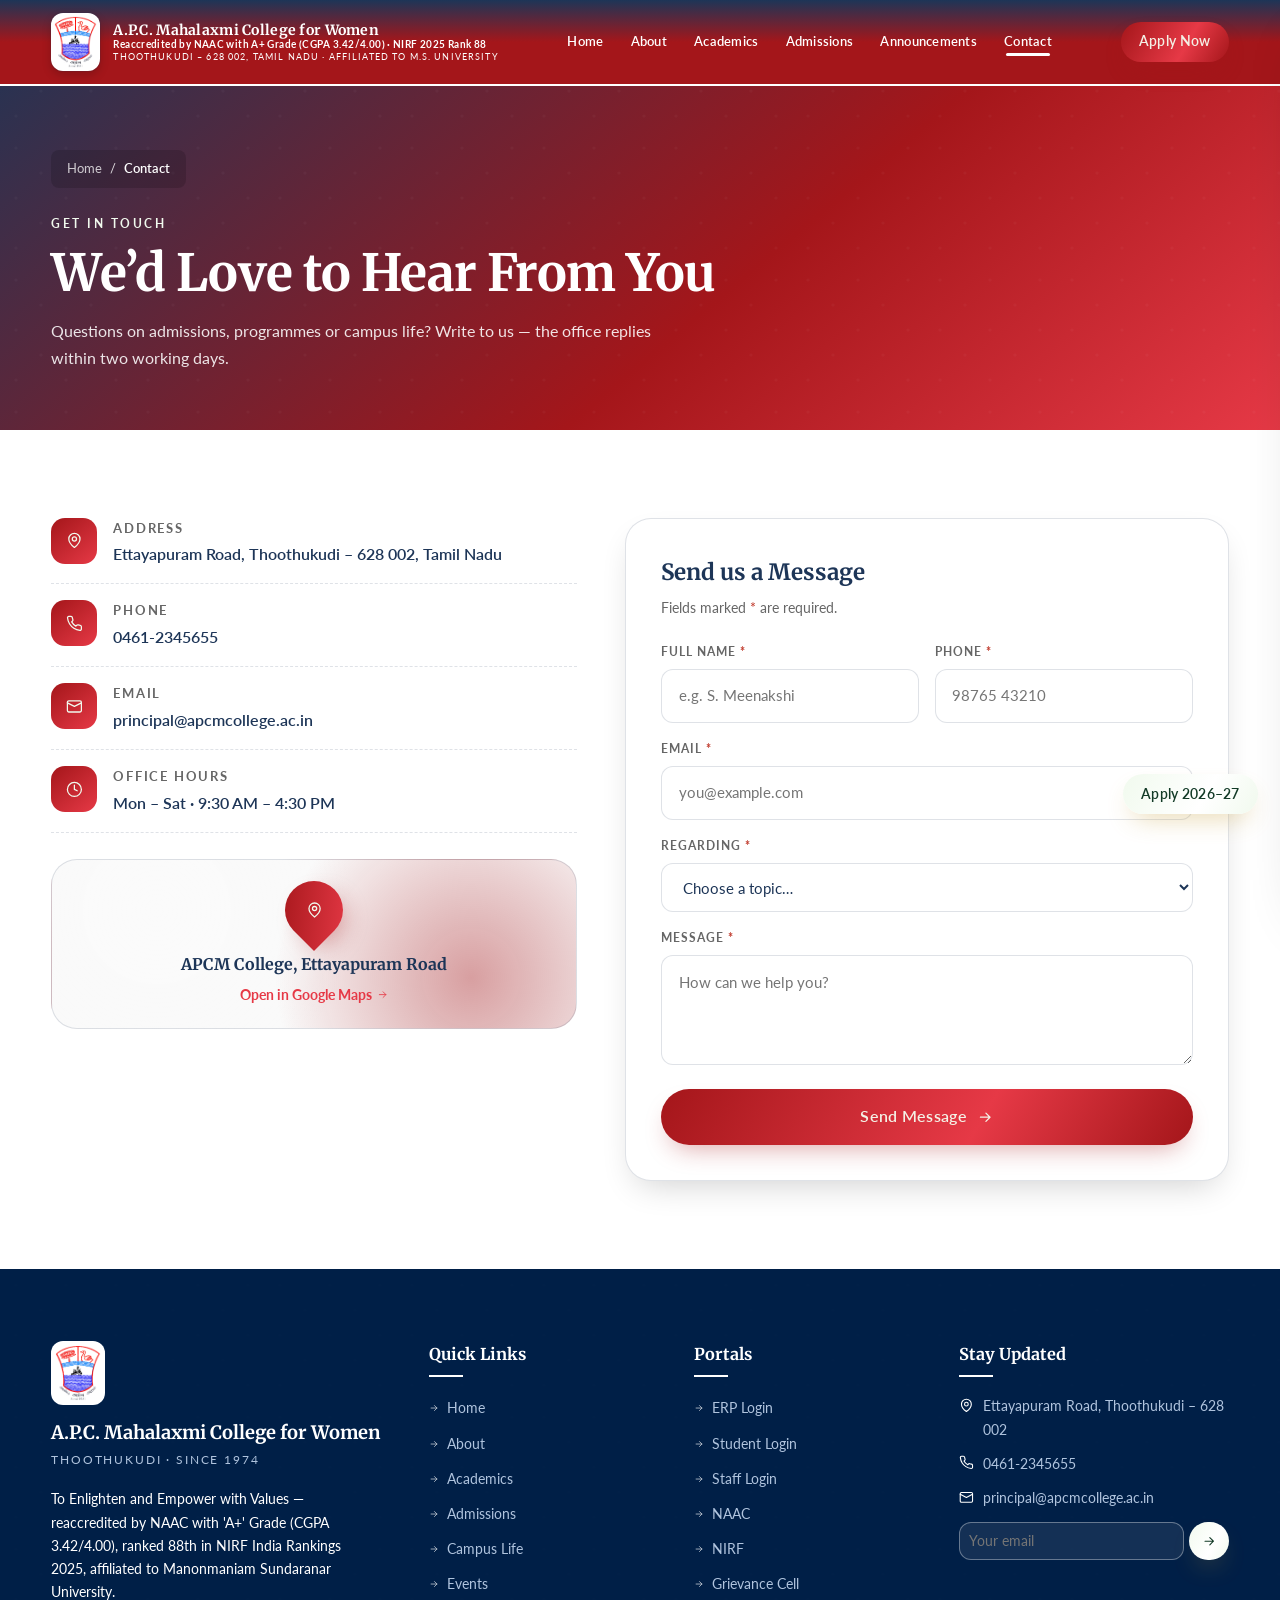
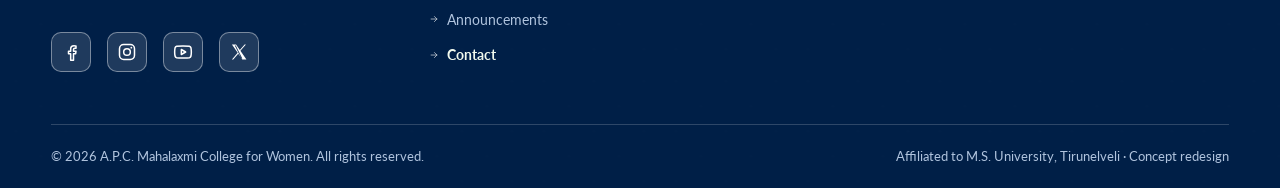
<file: contact.html>
<!DOCTYPE html>
<html lang="en" data-theme="light">
<head>
<meta charset="UTF-8">
<meta name="viewport" content="width=device-width, initial-scale=1.0">
<title>Contact Us | A.P.C. Mahalaxmi College for Women</title>
<meta name="description" content="Address, phone, email and contact form for A.P.C. Mahalaxmi College for Women, Ettayapuram Road, Thoothukudi – 628 002.">
<meta name="theme-color" content="#001f47">
<meta property="og:title" content="Contact Us | A.P.C. Mahalaxmi College for Women">
<meta property="og:description" content="Reach A.P.C. Mahalaxmi College for Women, Thoothukudi.">
<meta property="og:image" content="apcm-redesign/assets/hero-campus.jpg">
<meta property="og:type" content="website">
<link rel="icon" href='data:image/svg+xml,<svg xmlns="http://www.w3.org/2000/svg" viewBox="0 0 100 100"><circle cx="50" cy="50" r="46" fill="%23001e52"/><circle cx="50" cy="50" r="40" fill="none" stroke="%23ffffff" stroke-width="2" stroke-dasharray="4 5"/><path d="M50 26c6 7 8 10 8 14a8 8 0 0 1-16 0c0-4 2-7 8-14z" fill="%23ffffff"/></svg>'>
<link rel="preconnect" href="https://fonts.googleapis.com">
<link rel="preconnect" href="https://fonts.gstatic.com" crossorigin>
<link href="https://fonts.googleapis.com/css2?family=Merriweather:wght@400;700&family=Lato:wght@400;500;600;700&family=EB+Garamond:wght@600;700;800&display=swap" rel="stylesheet">
<link rel="stylesheet" href="apcm-redesign/css/style.css">
<script type="application/ld+json">
{"@context":"https://schema.org","@type":"CollegeOrUniversity",
 "name":"A.P.C. Mahalaxmi College for Women",
 "alternateName":"APCM College",
 "foundingDate":"1974",
 "address":{"@type":"PostalAddress","streetAddress":"Ettayapuram Road","addressLocality":"Thoothukudi","postalCode":"628002","addressRegion":"Tamil Nadu","addressCountry":"IN"},
 "telephone":"+91-461-2345655","email":"principal@apcmcollege.ac.in",
 "slogan":"To Enlighten and Empower with Values"}
</script>
</head>
<body data-page="contact">

<!-- ============ SVG SPRITE ============ -->
<svg width="0" height="0" style="position:absolute" aria-hidden="true">
  <defs>
    <symbol id="crest" viewBox="0 0 100 100">
      <circle cx="50" cy="50" r="47" fill="none" stroke="#001e52" stroke-width="2.5"/>
      <circle cx="50" cy="50" r="41" fill="none" stroke="#ffffff" stroke-width="1.4" stroke-dasharray="3 4.5" opacity=".85"/>
      <path d="M50 15 L77 24 V52 C77 68 65 80 50 86 C35 80 23 68 23 52 V24 Z" fill="rgba(255,255,255,.12)" stroke="#ffffff" stroke-width="1.6"/>
      <path d="M50 31c3.4 4 4.6 6 4.6 8.5a4.6 4.6 0 0 1-9.2 0c0-2.5 1.2-4.5 4.6-8.5z" fill="#ffffff"/>
      <path d="M39 49h22c0 4.5-4.6 7-11 7s-11-2.5-11-7z" fill="#ffffff"/>
      <path d="M50 56v7 M42 63h16" stroke="#ffffff" stroke-width="2.4" stroke-linecap="round"/>
      <path d="M30 70c6-2.6 12-2.6 18 0v9c-6-2.6-12-2.6-18 0z M70 70c-6-2.6-12-2.6-18 0v9c6-2.6 12-2.6 18 0z" fill="rgba(255,255,255,.2)" stroke="#ffffff" stroke-width="1.5" stroke-linejoin="round"/>
    </symbol>
    <symbol id="i-phone" viewBox="0 0 24 24"><path d="M22 16.9v3a2 2 0 0 1-2.2 2 19.8 19.8 0 0 1-8.6-3 19.5 19.5 0 0 1-6-6 19.8 19.8 0 0 1-3-8.6A2 2 0 0 1 4.1 2h3a2 2 0 0 1 2 1.7c.13.96.36 1.9.7 2.8a2 2 0 0 1-.45 2.1L8.1 9.9a16 16 0 0 0 6 6l1.3-1.3a2 2 0 0 1 2.1-.45c.9.34 1.84.57 2.8.7A2 2 0 0 1 22 16.9z"/></symbol>
    <symbol id="i-mail" viewBox="0 0 24 24"><rect x="2" y="4" width="20" height="16" rx="2"/><path d="m22 7-10 5L2 7"/></symbol>
    <symbol id="i-pin" viewBox="0 0 24 24"><path d="M20 10c0 6-8 12-8 12s-8-6-8-12a8 8 0 0 1 16 0Z"/><circle cx="12" cy="10" r="3"/></symbol>
    <symbol id="i-clock" viewBox="0 0 24 24"><circle cx="12" cy="12" r="10"/><path d="M12 6v6l4 2"/></symbol>
    <symbol id="i-chev" viewBox="0 0 24 24"><path d="m6 9 6 6 6-6"/></symbol>
    <symbol id="i-arrow" viewBox="0 0 24 24"><path d="M5 12h14M13 6l6 6-6 6"/></symbol>
    <symbol id="i-sun" viewBox="0 0 24 24"><circle cx="12" cy="12" r="4"/><path d="M12 2v2M12 20v2M4.93 4.93l1.41 1.41M17.66 17.66l1.41 1.41M2 12h2M20 12h2M6.34 17.66l-1.41 1.41M19.07 4.93l-1.41 1.41"/></symbol>
    <symbol id="i-moon" viewBox="0 0 24 24"><path d="M12 3a6 6 0 0 0 9 9 9 9 0 1 1-9-9Z"/></symbol>
    <symbol id="i-x" viewBox="0 0 24 24"><path d="M18 6 6 18M6 6l12 12"/></symbol>
    <symbol id="i-menu" viewBox="0 0 24 24"><path d="M4 6h16M4 12h16M4 18h16"/></symbol>
    <symbol id="i-check" viewBox="0 0 24 24"><path d="M20 6 9 17l-5-5"/></symbol>
    <symbol id="i-star" viewBox="0 0 24 24"><path d="M12 2l3.09 6.26L22 9.27l-5 4.87 1.18 6.88L12 17.77l-6.18 3.25L7 14.14 2 9.27l6.91-1.01L12 2z"/></symbol>
    <symbol id="i-star-fill" viewBox="0 0 24 24"><path style="fill:currentColor;stroke:none" d="M12 2l3.09 6.26L22 9.27l-5 4.87 1.18 6.88L12 17.77l-6.18 3.25L7 14.14 2 9.27l6.91-1.01L12 2z"/></symbol>
    <symbol id="i-cal" viewBox="0 0 24 24"><rect x="3" y="4" width="18" height="18" rx="2"/><path d="M16 2v4M8 2v4M3 10h18"/></symbol>
    <symbol id="i-users" viewBox="0 0 24 24"><path d="M16 21v-2a4 4 0 0 0-4-4H6a4 4 0 0 0-4 4v2"/><circle cx="9" cy="7" r="4"/><path d="M22 21v-2a4 4 0 0 0-3-3.87M16 3.13a4 4 0 0 1 0 7.75"/></symbol>
    <symbol id="i-award" viewBox="0 0 24 24"><circle cx="12" cy="8" r="6"/><path d="M15.48 12.9 17 22l-5-3-5 3 1.52-9.1"/></symbol>
    <symbol id="i-book" viewBox="0 0 24 24"><path d="M4 19.5A2.5 2.5 0 0 1 6.5 17H20V2H6.5A2.5 2.5 0 0 0 4 4.5z"/></symbol>
    <symbol id="i-flask" viewBox="0 0 24 24"><path d="M10 2v6.3L4.2 18.6A2 2 0 0 0 6 21.7h12a2 2 0 0 0 1.8-3.1L14 8.3V2"/><path d="M8.5 2h7M6.6 15h10.8"/></symbol>
    <symbol id="i-atom" viewBox="0 0 24 24"><circle cx="12" cy="12" r="1.6"/><ellipse cx="12" cy="12" rx="10" ry="4.2"/><ellipse cx="12" cy="12" rx="10" ry="4.2" transform="rotate(60 12 12)"/><ellipse cx="12" cy="12" rx="10" ry="4.2" transform="rotate(120 12 12)"/></symbol>
    <symbol id="i-pi" viewBox="0 0 24 24"><path d="M4 7h16M9 7v12M15 7v9.5a2.7 2.7 0 0 0 5.4 1"/></symbol>
    <symbol id="i-scroll" viewBox="0 0 24 24"><path d="M19 17V5a2 2 0 0 0-2-2H4a2 2 0 0 0-2 2v12a2 2 0 0 0 2 2h14a2 2 0 0 0 2-2z"/><path d="M13 8h2M13 12h2M7 8h2M7 12h2"/></symbol>
    <symbol id="i-chip" viewBox="0 0 24 24"><rect x="4" y="4" width="16" height="16" rx="2"/><rect x="9" y="9" width="6" height="6"/><path d="M9 1v3M15 1v3M9 20v3M15 20v3M1 9h3M1 15h3M20 9h3M20 15h3"/></symbol>
    <symbol id="i-coin" viewBox="0 0 24 24"><path d="M6 3h12M6 8h12M15.5 8a5 5 0 0 1-5 5H6l9 8"/></symbol>
    <symbol id="i-micro" viewBox="0 0 24 24"><path d="M6 18h8M3 22h18M14 22a7 7 0 1 0 0-14h-1M9 14h2M9 12a2 2 0 0 1-2-2V6h6v4a2 2 0 0 1-2 2ZM12 6V3a1 1 0 0 0-1-1H9a1 1 0 0 0-1 1v3"/></symbol>
    <symbol id="i-quill" viewBox="0 0 24 24"><path d="M20.24 12.24a6 6 0 0 0-8.49-8.49L5 10.5V19h8.5z"/><path d="M16 8 2 22M17.5 15H9"/></symbol>
    <symbol id="i-lotus" viewBox="0 0 24 24"><path d="M12 20c-4.4 0-7.6-2.7-8.6-6.5 2 .6 3.4.5 4.4-.2-1.1-2-.7-4.8.9-6.4 1 1.6 2 2.2 3.3 2.3 1.3-.1 2.3-.7 3.3-2.3 1.6 1.6 2 4.4.9 6.4 1 .7 2.4.8 4.4.2-1 3.8-4.2 6.5-8.6 6.5Z"/></symbol>
    <symbol id="i-grad" viewBox="0 0 24 24"><path d="M22 10 12 5 2 10l10 5 10-5z"/><path d="M6 12.2V17c0 1.7 2.7 3 6 3s6-1.3 6-3v-4.8M22 10v6"/></symbol>
    <symbol id="i-quote" viewBox="0 0 24 24"><path d="m3 11 18-8v18L3 14v-3z"/><path d="M11.6 16.8a3 3 0 0 1-5.8-1.6"/></symbol>
    <symbol id="i-shield" viewBox="0 0 24 24"><path d="M12 22s8-3.6 8-10V5.2L12 2 4 5.2V12c0 6.4 8 10 8 10z"/></symbol>
    <symbol id="i-plus" viewBox="0 0 24 24"><path d="M12 5v14M5 12h14"/></symbol>
    <symbol id="i-up" viewBox="0 0 24 24"><path d="M12 19V5M5 12l7-7 7 7"/></symbol>
    <symbol id="i-globe" viewBox="0 0 24 24"><circle cx="12" cy="12" r="10"/><path d="M2 12h20M12 2c2.7 2.7 4 6.3 4 10s-1.3 7.3-4 10c-2.7-2.7-4-6.3-4-10S9.3 4.7 12 2z"/></symbol>
    <symbol id="i-fb" viewBox="0 0 24 24"><path d="M15 22v-8h2.6l.4-3H15V8.9c0-.9.3-1.5 1.6-1.5H18V4.7c-.3 0-1.3-.1-2.4-.1-2.4 0-4 1.4-4 4.1V11H9v3h2.6v8h1.4z"/></symbol>
    <symbol id="i-ig" viewBox="0 0 24 24"><rect x="3" y="3" width="18" height="18" rx="5"/><circle cx="12" cy="12" r="4"/><circle cx="17.2" cy="6.8" r="1.1" style="fill:currentColor;stroke:none"/></symbol>
    <symbol id="i-yt" viewBox="0 0 24 24"><path d="M21.6 7.2a2.8 2.8 0 0 0-2-2C17.9 4.8 12 4.8 12 4.8s-5.9 0-7.6.4a2.8 2.8 0 0 0-2 2A29 29 0 0 0 2 12a29 29 0 0 0 .4 4.8 2.8 2.8 0 0 0 2 2c1.7.4 7.6.4 7.6.4s5.9 0 7.6-.4a2.8 2.8 0 0 0 2-2A29 29 0 0 0 22 12a29 29 0 0 0-.4-4.8z"/><path d="m10 15 5.2-3L10 9z"/></symbol>
    <symbol id="i-xw" viewBox="0 0 24 24"><path style="fill:currentColor;stroke:none" d="M13.7 10.6 20.3 3h-1.6l-5.7 6.6L8.4 3H3.5l6.9 10L3.5 21h1.6l6-7 4.9 7h4.9zM6.9 4.3h1.2l7.9 15.4h-1.2z"/></symbol>
    <symbol id="i-bot" viewBox="0 0 24 24"><path d="M21 11.5a8.4 8.4 0 0 1-8.5 8.3 8.6 8.6 0 0 1-3.7-.8L3 21l2-5.3a8 8 0 0 1-1.5-4.2A8.4 8.4 0 0 1 12 3.2a8.4 8.4 0 0 1 9 8.3z"/><path d="M8.5 11h.01M12 11h.01M15.5 11h.01" stroke-width="2.6"/></symbol>
    <symbol id="i-send" viewBox="0 0 24 24"><path d="m22 2-11 11M22 2l-7 20-4-9.5L2 8z"/></symbol>
    <symbol id="i-play" viewBox="0 0 24 24"><path style="fill:currentColor;stroke:none" d="M8 5.5v13l11-6.5z"/></symbol>
    <symbol id="i-download" viewBox="0 0 24 24"><path d="M21 15v4a2 2 0 0 1-2 2H5a2 2 0 0 1-2-2v-4M7 10l5 5 5-5M12 15V3"/></symbol>
    <symbol id="i-search" viewBox="0 0 24 24"><circle cx="11" cy="11" r="7"/><path d="m21 21-4.35-4.35"/></symbol>
  </defs>
</svg>

<!-- ============ PRELOADER ============ -->
<div id="preloader" role="status" aria-label="Loading">
  <div class="pl-inner">
    <img class="pl-emblem" src="apcm-redesign/assets/apcm-logo.png" alt="APCM College crest">
    <div class="pl-name">A.P.C. Mahalaxmi College</div>
    <div class="pl-bar"><i></i></div>
  </div>
</div>


<div class="progress" aria-hidden="true"></div>
<div class="cursor-glow" aria-hidden="true"></div>


<!-- ============ HEADER ============ -->
<header class="site-header">
<div class="navbar">
    <div class="container">
      <a href="index.html" class="brand" aria-label="APCM College home">
        <img src="apcm-redesign/assets/apcm-logo.png" alt="APCM College crest" class="brand-logo">
        <span class="brand-txt">
          <b>A.P.C. Mahalaxmi College for Women</b>
          <i>Reaccredited by NAAC with A+ Grade (CGPA 3.42/4.00) · NIRF 2025 Rank 88</i>
          <span>Thoothukudi – 628 002, Tamil Nadu · Affiliated to M.S. University</span>
        </span>
      </a>
      <nav aria-label="Primary"><ul class="nav-menu" id="navMenu"></ul></nav>
      <div class="nav-actions">
        <button class="btn btn-primary btn-sm" id="applyNavBtn" data-apply>Apply Now</button>
        <button class="icon-btn" id="burger" aria-label="Open menu"><svg class="icon" style="width:20px;height:20px"><use href="#i-menu"/></svg></button>
      </div>
    </div>
  </div>
</header>

<!-- mobile drawer -->
<aside class="drawer" id="drawer" aria-label="Mobile menu">
  <div class="drawer-head">
    <b>Site Menu</b>
    <button class="icon-btn" id="drawerClose" aria-label="Close menu"><svg class="icon"><use href="#i-x"/></svg></button>
  </div>
  <nav><ul id="drawerNav"></ul></nav>
  <div class="cta">
    <button class="btn btn-gold" data-apply>Apply for Admission <svg class="icon"><use href="#i-arrow"/></svg></button>
    <a class="btn btn-ghost" href="contact.html" id="drawerContact">Contact Us</a>
  </div>
</aside>
<div class="ov" id="ov"></div>


<main>
<!-- ============ PAGE HERO ============ -->
<section class="page-hero">
  <div class="container">
    <nav class="breadcrumb" aria-label="Breadcrumb"><a href="index.html">Home</a><span>/</span><span aria-current="page">Contact</span></nav>
    <span class="kicker">Get in Touch</span>
    <h1>We&rsquo;d Love to Hear From You</h1>
    <p class="page-hero-sub">Questions on admissions, programmes or campus life? Write to us &mdash; the office replies within two working days.</p>
    
  </div>
</section>

<!-- ============ CONTACT ============ -->
<section id="contact">
  <div class="container">
    <div class="c-grid">
      <div class="c-info" data-reveal="left">
        <div class="row"><span class="c-ic"><svg class="icon"><use href="#i-pin"/></svg></span><div><h4>Address</h4><p>Ettayapuram Road, Thoothukudi – 628 002, Tamil Nadu</p></div></div>
        <div class="row"><span class="c-ic"><svg class="icon"><use href="#i-phone"/></svg></span><div><h4>Phone</h4><p><a href="tel:+914612345655">0461-2345655</a></p></div></div>
        <div class="row"><span class="c-ic"><svg class="icon"><use href="#i-mail"/></svg></span><div><h4>Email</h4><p><a href="mailto:principal@apcmcollege.ac.in">principal@apcmcollege.ac.in</a></p></div></div>
        <div class="row"><span class="c-ic"><svg class="icon"><use href="#i-clock"/></svg></span><div><h4>Office Hours</h4><p>Mon – Sat · 9:30 AM – 4:30 PM</p></div></div>
        <div class="map-card">
          <div>
            <span class="map-pin"><svg class="icon"><use href="#i-pin"/></svg></span>
            <b>APCM College, Ettayapuram Road</b>
            <a href="https://www.google.com/maps/search/A.P.C.+Mahalaxmi+College+for+Women+Thoothukudi" target="_blank" rel="noopener">Open in Google Maps <svg class="icon" style="width:.8em;height:.8em"><use href="#i-arrow"/></svg></a>
          </div>
        </div>
      </div>
      <form class="form-card" id="contactForm" data-reveal="right" novalidate>
        <h3>Send us a Message</h3>
        <p>Fields marked <i style="color:#c0392b;font-style:normal">*</i> are required.</p>
        <div class="f-row">
          <div class="f-group"><label>Full Name <i>*</i></label><input name="name" type="text" placeholder="e.g. S. Meenakshi" required><span class="f-hint">Please enter your name.</span></div>
          <div class="f-group"><label>Phone <i>*</i></label><input name="phone" type="tel" placeholder="98765 43210" required><span class="f-hint">Enter a valid 10-digit number.</span></div>
        </div>
        <div class="f-group"><label>Email <i>*</i></label><input name="email" type="email" placeholder="you@example.com" required><span class="f-hint">Enter a valid email address.</span></div>
        <div class="f-group"><label>Regarding <i>*</i></label>
          <select name="topic" required>
            <option value="">Choose a topic…</option>
            <option>Admission enquiry</option><option>Programmes &amp; fees</option>
            <option>Scholarships</option><option>Certificates / records</option><option>Other</option>
          </select><span class="f-hint">Please choose a topic.</span></div>
        <div class="f-group"><label>Message <i>*</i></label><textarea name="message" placeholder="How can we help you?" required></textarea><span class="f-hint">Please write a short message.</span></div>
        <button class="btn btn-primary" type="submit" style="width:100%;justify-content:center">Send Message <svg class="icon"><use href="#i-arrow"/></svg></button>
      </form>
    </div>
  </div>
</section>

</main>

<!-- ============ FOOTER ============ -->
<footer>
  <div class="container">
    <div class="f-grid">
      <div class="f-brand">
        <img src="apcm-redesign/assets/apcm-logo.png" alt="APCM College crest" class="f-logo">
        <b>A.P.C. Mahalaxmi College for Women</b>
        <span>Thoothukudi &middot; Since 1974</span>
        <p>To Enlighten and Empower with Values &mdash; reaccredited by NAAC with 'A+' Grade (CGPA 3.42/4.00), ranked 88th in NIRF India Rankings 2025, affiliated to Manonmaniam Sundaranar University.</p>
        <div class="socials">
          <a href="#" aria-label="Facebook"><svg class="icon"><use href="#i-fb"/></svg></a>
          <a href="#" aria-label="Instagram"><svg class="icon"><use href="#i-ig"/></svg></a>
          <a href="https://www.youtube.com/@a.p.c.mahalaxmicollegeforw2276" target="_blank" rel="noopener" aria-label="YouTube"><svg class="icon"><use href="#i-yt"/></svg></a>
          <a href="#" aria-label="X"><svg class="icon"><use href="#i-xw"/></svg></a>
        </div>
      </div>
      <div class="f-col">
        <h4>Quick Links</h4>
        <ul>
          <li><a href="index.html"><svg class="icon"><use href="#i-arrow"/></svg>Home</a></li>
          <li><a href="about.html"><svg class="icon"><use href="#i-arrow"/></svg>About</a></li>
          <li><a href="academics.html"><svg class="icon"><use href="#i-arrow"/></svg>Academics</a></li>
          <li><a href="admissions.html"><svg class="icon"><use href="#i-arrow"/></svg>Admissions</a></li>
          <li><a href="campus-life.html"><svg class="icon"><use href="#i-arrow"/></svg>Campus Life</a></li>
          <li><a href="events.html"><svg class="icon"><use href="#i-arrow"/></svg>Events</a></li>
          <li><a href="announcements.html"><svg class="icon"><use href="#i-arrow"/></svg>Announcements</a></li>
          <li><a href="contact.html" class="active"><svg class="icon"><use href="#i-arrow"/></svg>Contact</a></li>
        </ul>
      </div>
      <div class="f-col">
        <h4>Portals</h4>
        <ul>
          <li><a href="https://portal.apcmcollege.ac.in/" target="_blank" rel="noopener"><svg class="icon"><use href="#i-arrow"/></svg>ERP Login</a></li>
          <li><a href="https://portal.apcmcollege.ac.in/mob/#/stu/login" target="_blank" rel="noopener"><svg class="icon"><use href="#i-arrow"/></svg>Student Login</a></li>
          <li><a href="https://portal.apcmcollege.ac.in/mob/#/staff/login" target="_blank" rel="noopener"><svg class="icon"><use href="#i-arrow"/></svg>Staff Login</a></li>
          <li><a href="https://www.apcmcollege.ac.in/naac/index.html" target="_blank" rel="noopener"><svg class="icon"><use href="#i-arrow"/></svg>NAAC</a></li>
          <li><a href="https://www.apcmcollege.ac.in/nirf" target="_blank" rel="noopener"><svg class="icon"><use href="#i-arrow"/></svg>NIRF</a></li>
          <li><a href="https://www.apcmcollege.ac.in/grievance" target="_blank" rel="noopener"><svg class="icon"><use href="#i-arrow"/></svg>Grievance Cell</a></li>
        </ul>
      </div>
      <div class="f-col">
        <h4>Stay Updated</h4>
        <p><svg class="icon"><use href="#i-pin"/></svg>Ettayapuram Road, Thoothukudi &ndash; 628 002</p>
        <p><svg class="icon"><use href="#i-phone"/></svg>0461-2345655</p>
        <p><svg class="icon"><use href="#i-mail"/></svg>principal@apcmcollege.ac.in</p>
        <form id="newsForm" novalidate style="display:flex;gap:0.3rem;margin-top:0.8rem;">
          <div class="f-group" style="flex:1;margin:0;">
            <input type="email" name="newsletter" placeholder="Your email" required style="background:rgba(255,255,255,.08);border-color:rgba(255,255,255,.35);color:#ffffff;font-size:0.85rem;padding:0.4rem 0.6rem;">
            <span class="f-hint" style="font-size:0.7rem;">Valid email needed.</span>
          </div>
          <button class="btn btn-gold btn-sm" type="submit" aria-label="Subscribe" style="padding:0.4rem 0.8rem;"><svg class="icon"><use href="#i-arrow"/></svg></button>
        </form>
      </div>
    </div>
    <div class="f-bottom">
      <span>&copy; <span id="year"></span> A.P.C. Mahalaxmi College for Women. All rights reserved.</span>
      <span>Affiliated to M.S. University, Tirunelveli &middot; Concept redesign</span>
    </div>
  </div>
</footer>

<!-- ============ FLOATING UI ============ -->
<button id="toTop" aria-label="Back to top"><svg class="icon"><use href="#i-up"/></svg></button>
<button class="btn btn-gold btn-sm float-apply" data-apply>Apply 2026–27</button>

<!-- ============ APPLY MODAL ============ -->
<div class="modal-ov" id="applyOv" role="dialog" aria-modal="true" aria-labelledby="applyTitle">
  <div class="modal">
    <button class="icon-btn modal-x" id="applyClose" aria-label="Close"><svg class="icon"><use href="#i-x"/></svg></button>
    <h3 id="applyTitle">Admission Enquiry — 2026–27</h3>
    <p class="m-sub">Fill this quick form and the admission cell will call you back. No fee to enquire.</p>
    <form id="applyForm" novalidate>
      <div class="f-group"><label>Student Name <i>*</i></label><input name="name" type="text" placeholder="Full name as in marksheet" required><span class="f-hint">Please enter the student's name.</span></div>
      <div class="f-row">
        <div class="f-group"><label>Mobile <i>*</i></label><input name="phone" type="tel" placeholder="10-digit mobile" required><span class="f-hint">Enter a valid mobile number.</span></div>
        <div class="f-group"><label>Email <i>*</i></label><input name="email" type="email" placeholder="you@example.com" required><span class="f-hint">Enter a valid email.</span></div>
      </div>
      <div class="f-group"><label>Programme Interested In <i>*</i></label><select name="programme" id="a_prog" required></select><span class="f-hint">Please pick a programme.</span></div>
      <div class="f-group"><label>Anything you'd like us to know?</label><textarea name="notes" placeholder="Optional — e.g. Plus-two stream, scholarship questions…"></textarea></div>
      <button class="btn btn-gold" type="submit" style="width:100%;justify-content:center">Submit Application <svg class="icon"><use href="#i-arrow"/></svg></button>
    </form>
  </div>
</div>

<!-- ============ ANNOUNCEMENT DETAIL MODAL ============ -->
<div class="modal-ov" id="annOv" role="dialog" aria-modal="true">
  <div class="modal">
    <button class="icon-btn modal-x" id="annClose" aria-label="Close"><svg class="icon"><use href="#i-x"/></svg></button>
    <h3 id="annTitle" style="font-size:1.3rem;line-height:1.35"></h3>
    <p class="m-sub" id="annMeta"></p>
    <p id="annBody" style="color:var(--muted);font-size:.95rem;line-height:1.7"></p>
  </div>
</div>


<!-- ============ TOAST / LIGHTBOX ============ -->
<div id="toast" role="status"><svg class="icon"><use href="#i-check"/></svg><span id="toastMsg"></span></div>
<div id="lb" role="dialog" aria-label="Image viewer"><button aria-label="Close image"><svg class="icon"><use href="#i-x"/></svg></button><img id="lbImg" alt=""></div>

<script src="apcm-redesign/js/main.js"></script>
</body>
</html>
</file>
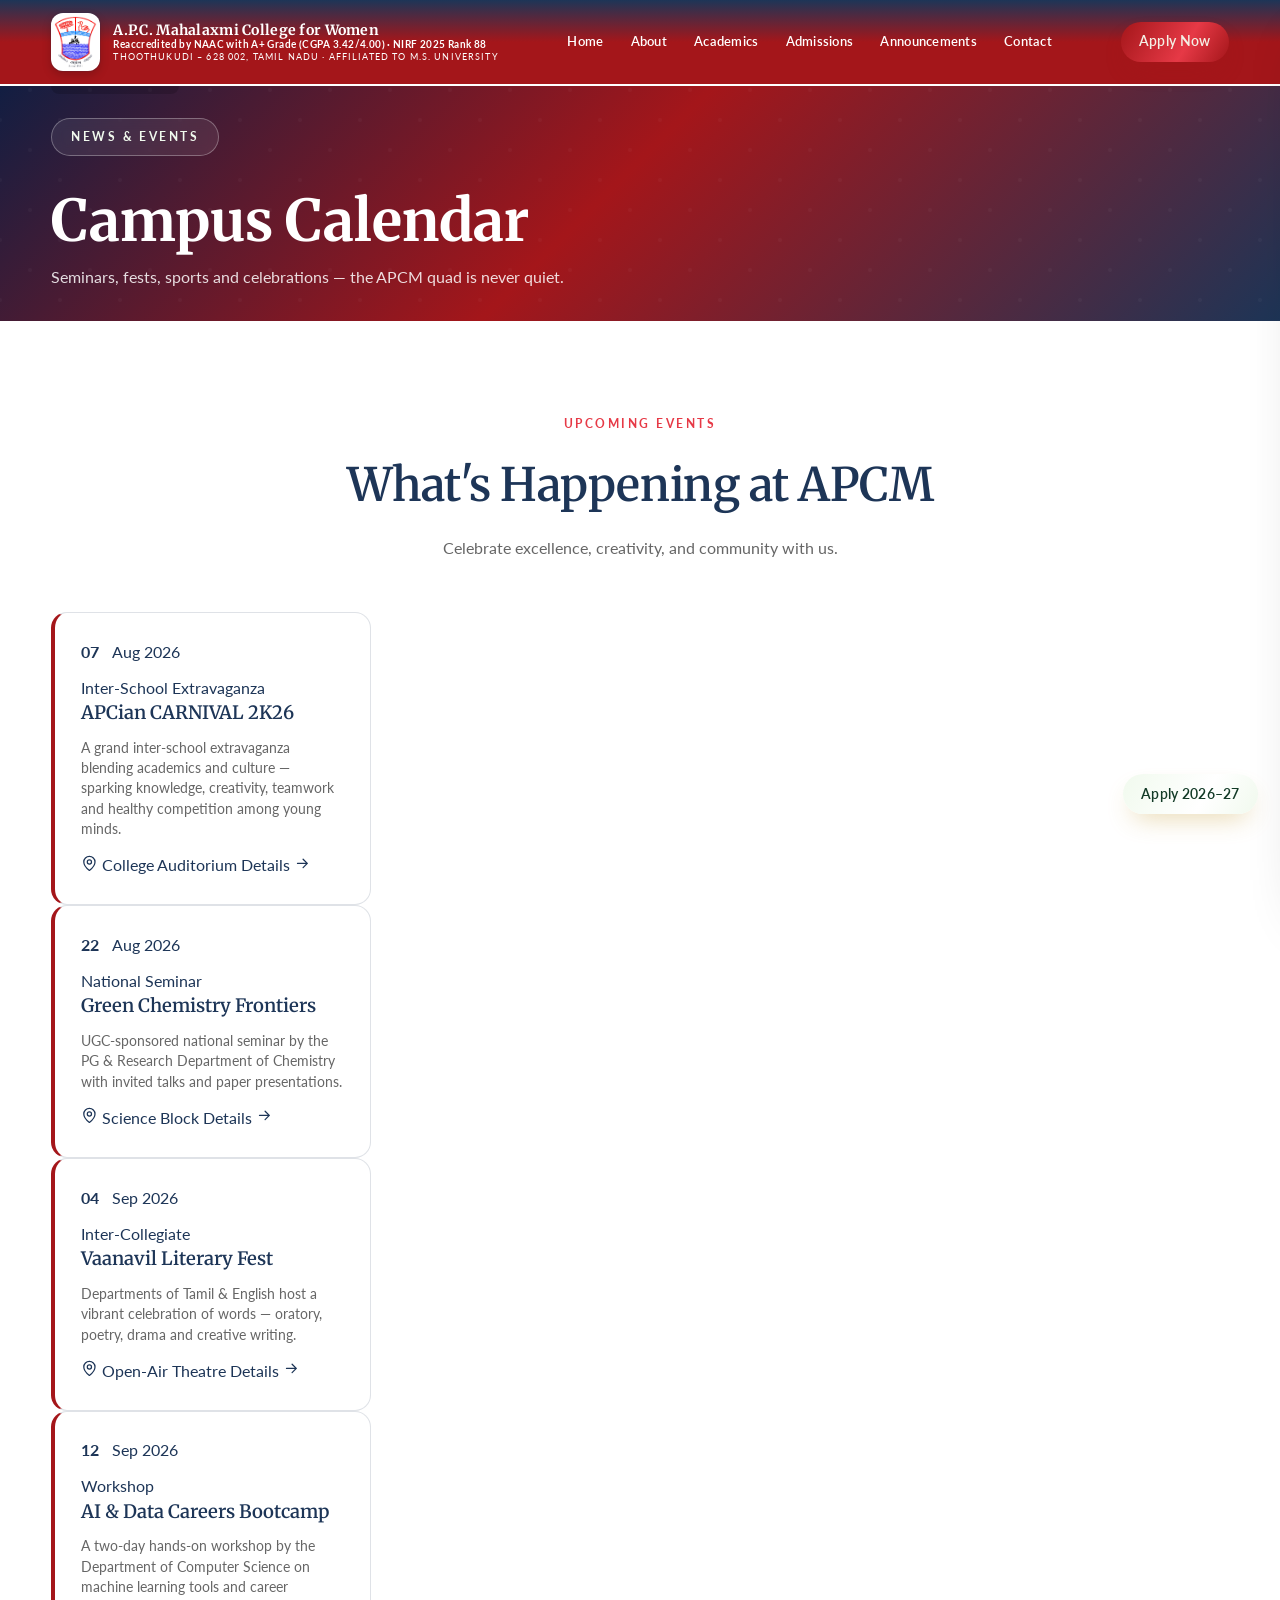
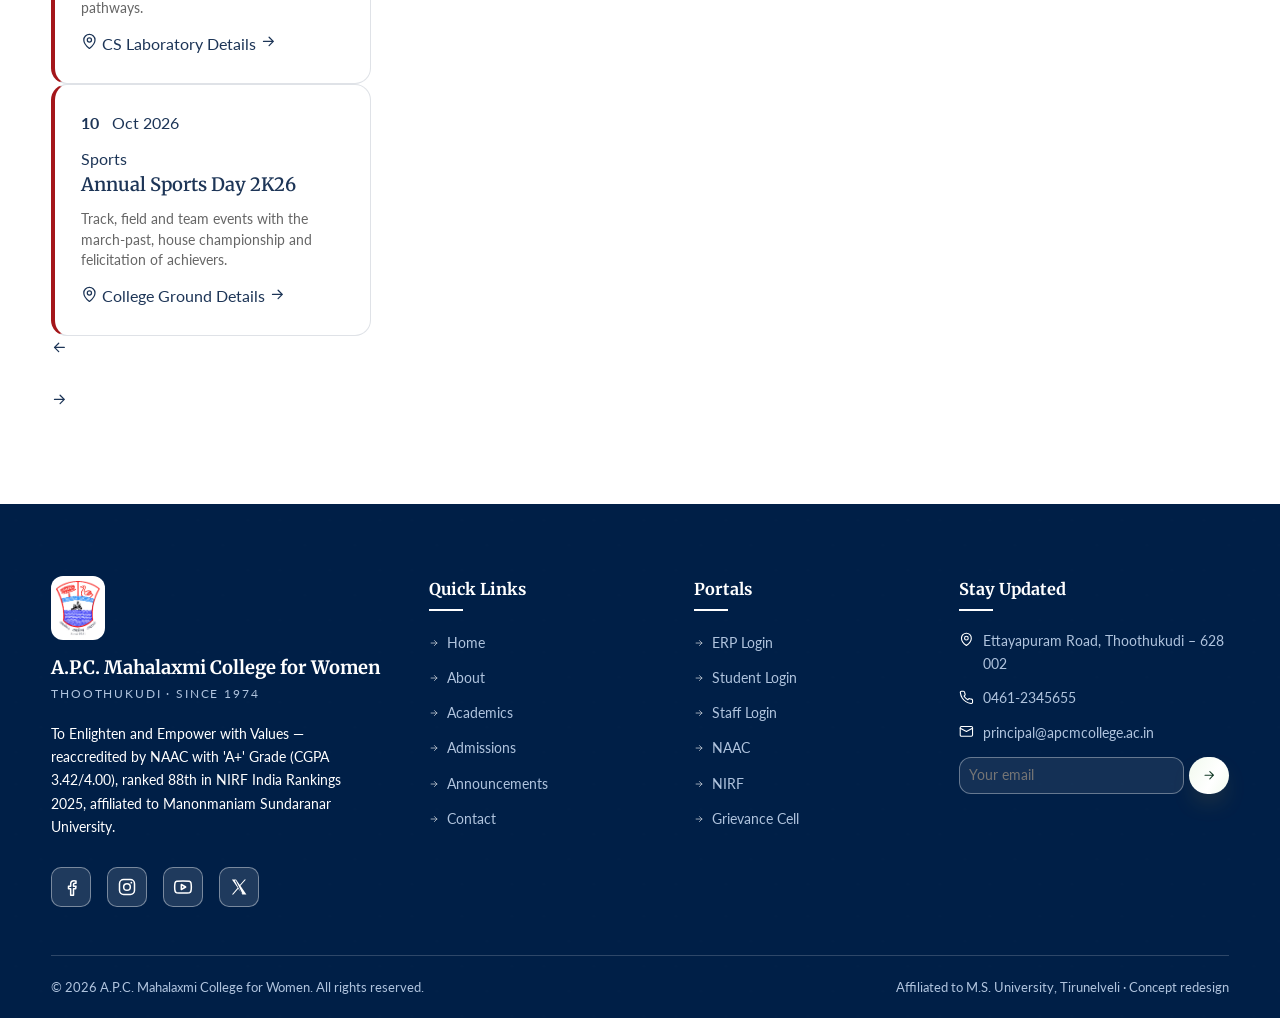
<file: events.html>
<!DOCTYPE html>
<html lang="en" data-theme="light">
<head>
<meta charset="UTF-8">
<meta name="viewport" content="width=device-width, initial-scale=1.0">
<title>Events | A.P.C. Mahalaxmi College for Women</title>
<meta name="description" content="Upcoming seminars, fests, workshops and sports events at A.P.C. Mahalaxmi College for Women, Thoothukudi.">
<meta name="theme-color" content="#001f47">
<meta property="og:title" content="Events | A.P.C. Mahalaxmi College for Women">
<meta property="og:description" content="Upcoming events and the campus calendar at APCM College.">
<meta property="og:image" content="apcm-redesign/assets/hero-campus.jpg">
<meta property="og:type" content="website">
<link rel="icon" href='data:image/svg+xml,<svg xmlns="http://www.w3.org/2000/svg" viewBox="0 0 100 100"><circle cx="50" cy="50" r="46" fill="%23001e52"/><circle cx="50" cy="50" r="40" fill="none" stroke="%23ffffff" stroke-width="2" stroke-dasharray="4 5"/><path d="M50 26c6 7 8 10 8 14a8 8 0 0 1-16 0c0-4 2-7 8-14z" fill="%23ffffff"/></svg>'>
<link rel="preconnect" href="https://fonts.googleapis.com">
<link rel="preconnect" href="https://fonts.gstatic.com" crossorigin>
<link href="https://fonts.googleapis.com/css2?family=Merriweather:wght@400;700&family=Lato:wght@400;500;600;700&family=EB+Garamond:wght@600;700;800&display=swap" rel="stylesheet">
<link rel="stylesheet" href="apcm-redesign/css/style.css">
<script type="application/ld+json">
{"@context":"https://schema.org","@type":"CollegeOrUniversity",
 "name":"A.P.C. Mahalaxmi College for Women",
 "alternateName":"APCM College",
 "foundingDate":"1974",
 "address":{"@type":"PostalAddress","streetAddress":"Ettayapuram Road","addressLocality":"Thoothukudi","postalCode":"628002","addressRegion":"Tamil Nadu","addressCountry":"IN"},
 "telephone":"+91-461-2345655","email":"principal@apcmcollege.ac.in",
 "slogan":"To Enlighten and Empower with Values"}
</script>
</head>
<body data-page="events">

<!-- ============ SVG SPRITE ============ -->
<svg width="0" height="0" style="position:absolute" aria-hidden="true">
  <defs>
    <symbol id="crest" viewBox="0 0 100 100">
      <circle cx="50" cy="50" r="47" fill="none" stroke="#001e52" stroke-width="2.5"/>
      <circle cx="50" cy="50" r="41" fill="none" stroke="#ffffff" stroke-width="1.4" stroke-dasharray="3 4.5" opacity=".85"/>
      <path d="M50 15 L77 24 V52 C77 68 65 80 50 86 C35 80 23 68 23 52 V24 Z" fill="rgba(255,255,255,.12)" stroke="#ffffff" stroke-width="1.6"/>
      <path d="M50 31c3.4 4 4.6 6 4.6 8.5a4.6 4.6 0 0 1-9.2 0c0-2.5 1.2-4.5 4.6-8.5z" fill="#ffffff"/>
      <path d="M39 49h22c0 4.5-4.6 7-11 7s-11-2.5-11-7z" fill="#ffffff"/>
      <path d="M50 56v7 M42 63h16" stroke="#ffffff" stroke-width="2.4" stroke-linecap="round"/>
      <path d="M30 70c6-2.6 12-2.6 18 0v9c-6-2.6-12-2.6-18 0z M70 70c-6-2.6-12-2.6-18 0v9c6-2.6 12-2.6 18 0z" fill="rgba(255,255,255,.2)" stroke="#ffffff" stroke-width="1.5" stroke-linejoin="round"/>
    </symbol>
    <symbol id="i-phone" viewBox="0 0 24 24"><path d="M22 16.9v3a2 2 0 0 1-2.2 2 19.8 19.8 0 0 1-8.6-3 19.5 19.5 0 0 1-6-6 19.8 19.8 0 0 1-3-8.6A2 2 0 0 1 4.1 2h3a2 2 0 0 1 2 1.7c.13.96.36 1.9.7 2.8a2 2 0 0 1-.45 2.1L8.1 9.9a16 16 0 0 0 6 6l1.3-1.3a2 2 0 0 1 2.1-.45c.9.34 1.84.57 2.8.7A2 2 0 0 1 22 16.9z"/></symbol>
    <symbol id="i-mail" viewBox="0 0 24 24"><rect x="2" y="4" width="20" height="16" rx="2"/><path d="m22 7-10 5L2 7"/></symbol>
    <symbol id="i-pin" viewBox="0 0 24 24"><path d="M20 10c0 6-8 12-8 12s-8-6-8-12a8 8 0 0 1 16 0Z"/><circle cx="12" cy="10" r="3"/></symbol>
    <symbol id="i-clock" viewBox="0 0 24 24"><circle cx="12" cy="12" r="10"/><path d="M12 6v6l4 2"/></symbol>
    <symbol id="i-chev" viewBox="0 0 24 24"><path d="m6 9 6 6 6-6"/></symbol>
    <symbol id="i-arrow" viewBox="0 0 24 24"><path d="M5 12h14M13 6l6 6-6 6"/></symbol>
    <symbol id="i-sun" viewBox="0 0 24 24"><circle cx="12" cy="12" r="4"/><path d="M12 2v2M12 20v2M4.93 4.93l1.41 1.41M17.66 17.66l1.41 1.41M2 12h2M20 12h2M6.34 17.66l-1.41 1.41M19.07 4.93l-1.41 1.41"/></symbol>
    <symbol id="i-moon" viewBox="0 0 24 24"><path d="M12 3a6 6 0 0 0 9 9 9 9 0 1 1-9-9Z"/></symbol>
    <symbol id="i-x" viewBox="0 0 24 24"><path d="M18 6 6 18M6 6l12 12"/></symbol>
    <symbol id="i-menu" viewBox="0 0 24 24"><path d="M4 6h16M4 12h16M4 18h16"/></symbol>
    <symbol id="i-check" viewBox="0 0 24 24"><path d="M20 6 9 17l-5-5"/></symbol>
    <symbol id="i-star" viewBox="0 0 24 24"><path d="M12 2l3.09 6.26L22 9.27l-5 4.87 1.18 6.88L12 17.77l-6.18 3.25L7 14.14 2 9.27l6.91-1.01L12 2z"/></symbol>
    <symbol id="i-star-fill" viewBox="0 0 24 24"><path style="fill:currentColor;stroke:none" d="M12 2l3.09 6.26L22 9.27l-5 4.87 1.18 6.88L12 17.77l-6.18 3.25L7 14.14 2 9.27l6.91-1.01L12 2z"/></symbol>
    <symbol id="i-cal" viewBox="0 0 24 24"><rect x="3" y="4" width="18" height="18" rx="2"/><path d="M16 2v4M8 2v4M3 10h18"/></symbol>
    <symbol id="i-users" viewBox="0 0 24 24"><path d="M16 21v-2a4 4 0 0 0-4-4H6a4 4 0 0 0-4 4v2"/><circle cx="9" cy="7" r="4"/><path d="M22 21v-2a4 4 0 0 0-3-3.87M16 3.13a4 4 0 0 1 0 7.75"/></symbol>
    <symbol id="i-award" viewBox="0 0 24 24"><circle cx="12" cy="8" r="6"/><path d="M15.48 12.9 17 22l-5-3-5 3 1.52-9.1"/></symbol>
    <symbol id="i-book" viewBox="0 0 24 24"><path d="M4 19.5A2.5 2.5 0 0 1 6.5 17H20V2H6.5A2.5 2.5 0 0 0 4 4.5z"/></symbol>
    <symbol id="i-flask" viewBox="0 0 24 24"><path d="M10 2v6.3L4.2 18.6A2 2 0 0 0 6 21.7h12a2 2 0 0 0 1.8-3.1L14 8.3V2"/><path d="M8.5 2h7M6.6 15h10.8"/></symbol>
    <symbol id="i-atom" viewBox="0 0 24 24"><circle cx="12" cy="12" r="1.6"/><ellipse cx="12" cy="12" rx="10" ry="4.2"/><ellipse cx="12" cy="12" rx="10" ry="4.2" transform="rotate(60 12 12)"/><ellipse cx="12" cy="12" rx="10" ry="4.2" transform="rotate(120 12 12)"/></symbol>
    <symbol id="i-pi" viewBox="0 0 24 24"><path d="M4 7h16M9 7v12M15 7v9.5a2.7 2.7 0 0 0 5.4 1"/></symbol>
    <symbol id="i-scroll" viewBox="0 0 24 24"><path d="M19 17V5a2 2 0 0 0-2-2H4a2 2 0 0 0-2 2v12a2 2 0 0 0 2 2h14a2 2 0 0 0 2-2z"/><path d="M13 8h2M13 12h2M7 8h2M7 12h2"/></symbol>
    <symbol id="i-chip" viewBox="0 0 24 24"><rect x="4" y="4" width="16" height="16" rx="2"/><rect x="9" y="9" width="6" height="6"/><path d="M9 1v3M15 1v3M9 20v3M15 20v3M1 9h3M1 15h3M20 9h3M20 15h3"/></symbol>
    <symbol id="i-coin" viewBox="0 0 24 24"><path d="M6 3h12M6 8h12M15.5 8a5 5 0 0 1-5 5H6l9 8"/></symbol>
    <symbol id="i-micro" viewBox="0 0 24 24"><path d="M6 18h8M3 22h18M14 22a7 7 0 1 0 0-14h-1M9 14h2M9 12a2 2 0 0 1-2-2V6h6v4a2 2 0 0 1-2 2ZM12 6V3a1 1 0 0 0-1-1H9a1 1 0 0 0-1 1v3"/></symbol>
    <symbol id="i-quill" viewBox="0 0 24 24"><path d="M20.24 12.24a6 6 0 0 0-8.49-8.49L5 10.5V19h8.5z"/><path d="M16 8 2 22M17.5 15H9"/></symbol>
    <symbol id="i-lotus" viewBox="0 0 24 24"><path d="M12 20c-4.4 0-7.6-2.7-8.6-6.5 2 .6 3.4.5 4.4-.2-1.1-2-.7-4.8.9-6.4 1 1.6 2 2.2 3.3 2.3 1.3-.1 2.3-.7 3.3-2.3 1.6 1.6 2 4.4.9 6.4 1 .7 2.4.8 4.4.2-1 3.8-4.2 6.5-8.6 6.5Z"/></symbol>
    <symbol id="i-grad" viewBox="0 0 24 24"><path d="M22 10 12 5 2 10l10 5 10-5z"/><path d="M6 12.2V17c0 1.7 2.7 3 6 3s6-1.3 6-3v-4.8M22 10v6"/></symbol>
    <symbol id="i-quote" viewBox="0 0 24 24"><path d="m3 11 18-8v18L3 14v-3z"/><path d="M11.6 16.8a3 3 0 0 1-5.8-1.6"/></symbol>
    <symbol id="i-shield" viewBox="0 0 24 24"><path d="M12 22s8-3.6 8-10V5.2L12 2 4 5.2V12c0 6.4 8 10 8 10z"/></symbol>
    <symbol id="i-plus" viewBox="0 0 24 24"><path d="M12 5v14M5 12h14"/></symbol>
    <symbol id="i-up" viewBox="0 0 24 24"><path d="M12 19V5M5 12l7-7 7 7"/></symbol>
    <symbol id="i-globe" viewBox="0 0 24 24"><circle cx="12" cy="12" r="10"/><path d="M2 12h20M12 2c2.7 2.7 4 6.3 4 10s-1.3 7.3-4 10c-2.7-2.7-4-6.3-4-10S9.3 4.7 12 2z"/></symbol>
    <symbol id="i-fb" viewBox="0 0 24 24"><path d="M15 22v-8h2.6l.4-3H15V8.9c0-.9.3-1.5 1.6-1.5H18V4.7c-.3 0-1.3-.1-2.4-.1-2.4 0-4 1.4-4 4.1V11H9v3h2.6v8h1.4z"/></symbol>
    <symbol id="i-ig" viewBox="0 0 24 24"><rect x="3" y="3" width="18" height="18" rx="5"/><circle cx="12" cy="12" r="4"/><circle cx="17.2" cy="6.8" r="1.1" style="fill:currentColor;stroke:none"/></symbol>
    <symbol id="i-yt" viewBox="0 0 24 24"><path d="M21.6 7.2a2.8 2.8 0 0 0-2-2C17.9 4.8 12 4.8 12 4.8s-5.9 0-7.6.4a2.8 2.8 0 0 0-2 2A29 29 0 0 0 2 12a29 29 0 0 0 .4 4.8 2.8 2.8 0 0 0 2 2c1.7.4 7.6.4 7.6.4s5.9 0 7.6-.4a2.8 2.8 0 0 0 2-2A29 29 0 0 0 22 12a29 29 0 0 0-.4-4.8z"/><path d="m10 15 5.2-3L10 9z"/></symbol>
    <symbol id="i-xw" viewBox="0 0 24 24"><path style="fill:currentColor;stroke:none" d="M13.7 10.6 20.3 3h-1.6l-5.7 6.6L8.4 3H3.5l6.9 10L3.5 21h1.6l6-7 4.9 7h4.9zM6.9 4.3h1.2l7.9 15.4h-1.2z"/></symbol>
    <symbol id="i-bot" viewBox="0 0 24 24"><path d="M21 11.5a8.4 8.4 0 0 1-8.5 8.3 8.6 8.6 0 0 1-3.7-.8L3 21l2-5.3a8 8 0 0 1-1.5-4.2A8.4 8.4 0 0 1 12 3.2a8.4 8.4 0 0 1 9 8.3z"/><path d="M8.5 11h.01M12 11h.01M15.5 11h.01" stroke-width="2.6"/></symbol>
    <symbol id="i-send" viewBox="0 0 24 24"><path d="m22 2-11 11M22 2l-7 20-4-9.5L2 8z"/></symbol>
    <symbol id="i-play" viewBox="0 0 24 24"><path style="fill:currentColor;stroke:none" d="M8 5.5v13l11-6.5z"/></symbol>
    <symbol id="i-download" viewBox="0 0 24 24"><path d="M21 15v4a2 2 0 0 1-2 2H5a2 2 0 0 1-2-2v-4M7 10l5 5 5-5M12 15V3"/></symbol>
    <symbol id="i-search" viewBox="0 0 24 24"><circle cx="11" cy="11" r="7"/><path d="m21 21-4.35-4.35"/></symbol>
  </defs>
</svg>

<!-- ============ PRELOADER ============ -->
<div id="preloader" role="status" aria-label="Loading">
  <div class="pl-inner">
    <img class="pl-emblem" src="apcm-redesign/assets/apcm-logo.png" alt="APCM College crest">
    <div class="pl-name">A.P.C. Mahalaxmi College</div>
    <div class="pl-bar"><i></i></div>
  </div>
</div>


<div class="progress" aria-hidden="true"></div>
<div class="cursor-glow" aria-hidden="true"></div>


<!-- ============ HEADER ============ -->
<header class="site-header">
<div class="navbar">
    <div class="container">
      <a href="index.html" class="brand" aria-label="APCM College home">
        <img src="apcm-redesign/assets/apcm-logo.png" alt="APCM College crest" class="brand-logo">
        <span class="brand-txt">
          <b>A.P.C. Mahalaxmi College for Women</b>
          <i>Reaccredited by NAAC with A+ Grade (CGPA 3.42/4.00) · NIRF 2025 Rank 88</i>
          <span>Thoothukudi – 628 002, Tamil Nadu · Affiliated to M.S. University</span>
        </span>
      </a>
      <nav aria-label="Primary"><ul class="nav-menu" id="navMenu"></ul></nav>
      <div class="nav-actions">
        <button class="btn btn-primary btn-sm" id="applyNavBtn" data-apply>Apply Now</button>
        <button class="icon-btn" id="burger" aria-label="Open menu"><svg class="icon" style="width:20px;height:20px"><use href="#i-menu"/></svg></button>
      </div>
    </div>
  </div>
</header>

<!-- mobile drawer -->
<aside class="drawer" id="drawer" aria-label="Mobile menu">
  <div class="drawer-head">
    <b>Site Menu</b>
    <button class="icon-btn" id="drawerClose" aria-label="Close menu"><svg class="icon"><use href="#i-x"/></svg></button>
  </div>
  <nav><ul id="drawerNav"></ul></nav>
  <div class="cta">
    <button class="btn btn-gold" data-apply>Apply for Admission <svg class="icon"><use href="#i-arrow"/></svg></button>
    <a class="btn btn-ghost" href="contact.html" id="drawerContact">Contact Us</a>
  </div>
</aside>
<div class="ov" id="ov"></div>


<main>
<!-- ============ EVENTS HERO ============ -->
<section class="events-hero">
  <div class="container">
    <nav class="breadcrumb" aria-label="Breadcrumb"><a href="index.html">Home</a><span>/</span><span aria-current="page">Events</span></nav>
    <div class="events-hero-content">
      <span class="kicker-light">News &amp; Events</span>
      <h1>Campus Calendar</h1>
      <p class="events-hero-sub">Seminars, fests, sports and celebrations — the APCM quad is never quiet.</p>
    </div>
  </div>
</section>

<!-- ============ EVENTS CAROUSEL ============ -->
<section id="events-carousel">
  <div class="container">
    <div class="section-head sh-c" data-reveal>
      <span class="kicker">Upcoming Events</span>
      <h2>What's Happening at APCM</h2>
      <p class="sub">Celebrate excellence, creativity, and community with us.</p>
    </div>
    
    <div class="evt-shell">
      <div class="evt-vp"><div class="evt-track" id="evtTrack"></div></div>
      <div class="evt-nav">
        <button class="evt-arrow" id="evtPrev" aria-label="Previous events"><svg class="icon" style="transform:rotate(180deg)"><use href="#i-arrow"/></svg></button>
        <div class="evt-dots" id="evtDots"></div>
        <button class="evt-arrow" id="evtNext" aria-label="Next events"><svg class="icon"><use href="#i-arrow"/></svg></button>
      </div>
    </div>
  </div>
</section>

</main>

<!-- ============ FOOTER ============ -->
<footer>
  <div class="container">
    <div class="f-grid">
      <div class="f-brand">
        <img src="apcm-redesign/assets/apcm-logo.png" alt="APCM College crest" class="f-logo">
        <b>A.P.C. Mahalaxmi College for Women</b>
        <span>Thoothukudi &middot; Since 1974</span>
        <p>To Enlighten and Empower with Values &mdash; reaccredited by NAAC with 'A+' Grade (CGPA 3.42/4.00), ranked 88th in NIRF India Rankings 2025, affiliated to Manonmaniam Sundaranar University.</p>
        <div class="socials">
          <a href="#" aria-label="Facebook"><svg class="icon"><use href="#i-fb"/></svg></a>
          <a href="#" aria-label="Instagram"><svg class="icon"><use href="#i-ig"/></svg></a>
          <a href="https://www.youtube.com/@a.p.c.mahalaxmicollegeforw2276" target="_blank" rel="noopener" aria-label="YouTube"><svg class="icon"><use href="#i-yt"/></svg></a>
          <a href="#" aria-label="X"><svg class="icon"><use href="#i-xw"/></svg></a>
        </div>
      </div>
      <div class="f-col">
        <h4>Quick Links</h4>
        <ul>
          <li><a href="index.html"><svg class="icon"><use href="#i-arrow"/></svg>Home</a></li>
          <li><a href="about.html"><svg class="icon"><use href="#i-arrow"/></svg>About</a></li>
          <li><a href="academics.html"><svg class="icon"><use href="#i-arrow"/></svg>Academics</a></li>
          <li><a href="admissions.html"><svg class="icon"><use href="#i-arrow"/></svg>Admissions</a></li>
          <li><a href="announcements.html"><svg class="icon"><use href="#i-arrow"/></svg>Announcements</a></li>
          <li><a href="contact.html"><svg class="icon"><use href="#i-arrow"/></svg>Contact</a></li>
        </ul>
      </div>
      <div class="f-col">
        <h4>Portals</h4>
        <ul>
          <li><a href="https://portal.apcmcollege.ac.in/" target="_blank" rel="noopener"><svg class="icon"><use href="#i-arrow"/></svg>ERP Login</a></li>
          <li><a href="https://portal.apcmcollege.ac.in/mob/#/stu/login" target="_blank" rel="noopener"><svg class="icon"><use href="#i-arrow"/></svg>Student Login</a></li>
          <li><a href="https://portal.apcmcollege.ac.in/mob/#/staff/login" target="_blank" rel="noopener"><svg class="icon"><use href="#i-arrow"/></svg>Staff Login</a></li>
          <li><a href="https://www.apcmcollege.ac.in/naac/index.html" target="_blank" rel="noopener"><svg class="icon"><use href="#i-arrow"/></svg>NAAC</a></li>
          <li><a href="https://www.apcmcollege.ac.in/nirf" target="_blank" rel="noopener"><svg class="icon"><use href="#i-arrow"/></svg>NIRF</a></li>
          <li><a href="https://www.apcmcollege.ac.in/grievance" target="_blank" rel="noopener"><svg class="icon"><use href="#i-arrow"/></svg>Grievance Cell</a></li>
        </ul>
      </div>
      <div class="f-col">
        <h4>Stay Updated</h4>
        <p><svg class="icon"><use href="#i-pin"/></svg>Ettayapuram Road, Thoothukudi &ndash; 628 002</p>
        <p><svg class="icon"><use href="#i-phone"/></svg>0461-2345655</p>
        <p><svg class="icon"><use href="#i-mail"/></svg>principal@apcmcollege.ac.in</p>
        <form id="newsForm" novalidate style="display:flex;gap:0.3rem;margin-top:0.8rem;">
          <div class="f-group" style="flex:1;margin:0;">
            <input type="email" name="newsletter" placeholder="Your email" required style="background:rgba(255,255,255,.08);border-color:rgba(255,255,255,.35);color:#ffffff;font-size:0.85rem;padding:0.4rem 0.6rem;">
            <span class="f-hint" style="font-size:0.7rem;">Valid email needed.</span>
          </div>
          <button class="btn btn-gold btn-sm" type="submit" aria-label="Subscribe" style="padding:0.4rem 0.8rem;"><svg class="icon"><use href="#i-arrow"/></svg></button>
        </form>
      </div>
    </div>
    <div class="f-bottom">
      <span>&copy; <span id="year"></span> A.P.C. Mahalaxmi College for Women. All rights reserved.</span>
      <span>Affiliated to M.S. University, Tirunelveli &middot; Concept redesign</span>
    </div>
  </div>
</footer>

<!-- ============ FLOATING UI ============ -->
<button id="toTop" aria-label="Back to top"><svg class="icon"><use href="#i-up"/></svg></button>
<button class="btn btn-gold btn-sm float-apply" data-apply>Apply 2026–27</button>

<!-- ============ APPLY MODAL ============ -->
<div class="modal-ov" id="applyOv" role="dialog" aria-modal="true" aria-labelledby="applyTitle">
  <div class="modal">
    <button class="icon-btn modal-x" id="applyClose" aria-label="Close"><svg class="icon"><use href="#i-x"/></svg></button>
    <h3 id="applyTitle">Admission Enquiry — 2026–27</h3>
    <p class="m-sub">Fill this quick form and the admission cell will call you back. No fee to enquire.</p>
    <form id="applyForm" novalidate>
      <div class="f-group"><label>Student Name <i>*</i></label><input name="name" type="text" placeholder="Full name as in marksheet" required><span class="f-hint">Please enter the student's name.</span></div>
      <div class="f-row">
        <div class="f-group"><label>Mobile <i>*</i></label><input name="phone" type="tel" placeholder="10-digit mobile" required><span class="f-hint">Enter a valid mobile number.</span></div>
        <div class="f-group"><label>Email <i>*</i></label><input name="email" type="email" placeholder="you@example.com" required><span class="f-hint">Enter a valid email.</span></div>
      </div>
      <div class="f-group"><label>Programme Interested In <i>*</i></label><select name="programme" id="a_prog" required></select><span class="f-hint">Please pick a programme.</span></div>
      <div class="f-group"><label>Anything you'd like us to know?</label><textarea name="notes" placeholder="Optional — e.g. Plus-two stream, scholarship questions…"></textarea></div>
      <button class="btn btn-gold" type="submit" style="width:100%;justify-content:center">Submit Application <svg class="icon"><use href="#i-arrow"/></svg></button>
    </form>
  </div>
</div>

<!-- ============ ANNOUNCEMENT DETAIL MODAL ============ -->
<div class="modal-ov" id="annOv" role="dialog" aria-modal="true">
  <div class="modal">
    <button class="icon-btn modal-x" id="annClose" aria-label="Close"><svg class="icon"><use href="#i-x"/></svg></button>
    <h3 id="annTitle" style="font-size:1.3rem;line-height:1.35"></h3>
    <p class="m-sub" id="annMeta"></p>
    <p id="annBody" style="color:var(--muted);font-size:.95rem;line-height:1.7"></p>
  </div>
</div>


<!-- ============ TOAST / LIGHTBOX ============ -->
<div id="toast" role="status"><svg class="icon"><use href="#i-check"/></svg><span id="toastMsg"></span></div>
<div id="lb" role="dialog" aria-label="Image viewer"><button aria-label="Close image"><svg class="icon"><use href="#i-x"/></svg></button><img id="lbImg" alt=""></div>

<script src="apcm-redesign/js/main.js"></script>
</body>
</html>
</file>
<file: apcm-redesign/css/style.css>
/* ============================================================
   A.P.C. MAHALAXMI COLLEGE FOR WOMEN — PREMIUM REDESIGN
   Design System: Heritage Maroon × Gold × Ivory
   Vanilla CSS — no frameworks
   ============================================================ */

/* ---------- 1. TOKENS ---------- */
:root{
  --maroon:#A4161A;
  --maroon-2:#E63946;
  --maroon-3:#1D3557;
  --maroon-glow:rgba(164,22,26,.4);
  --gold:#FFFFFF;
  --gold-2:#F1FAEE;
  --gold-soft:rgba(255,255,255,.16);
  --bg:#FFFFFF;
  --bg-soft:#F1FAEE;
  --card:#FFFFFF;
  --card-2:#fafafa;
  --ink:#1D3557;
  --muted:#666666;
  --line:rgba(29,53,87,.14);
  --ok:#06A77D;
  --shadow-s:0 2px 10px rgba(0,0,0,.1);
  --shadow-m:0 14px 34px -12px rgba(0,0,0,.2);
  --shadow-l:0 30px 60px -20px rgba(0,0,0,.3);
  --shadow-btn-primary:0 12px 26px -10px var(--maroon-glow);
  --shadow-btn-hover:0 18px 34px -10px var(--maroon-glow);
  --shadow-card-dark:0 8px 24px rgba(0,0,0,.1);
  --font-d:"Merriweather",Georgia,"Times New Roman",serif;
  --font-b:"Lato",system-ui,"Segoe UI",sans-serif;
  --r-s:10px;--r-m:16px;--r-l:26px;--r-xl:34px;--r-pill:999px;
  --nav-h:96px;
  --ease:cubic-bezier(.22,.9,.28,1);
}
[data-theme="dark"]{
  --bg:#0a1428;
  --bg-soft:#131a28;
  --card:#162238;
  --card-2:#1a2a3a;
  --ink:#f0f4f8;
  --muted:#b0c4de;
  --line:rgba(255,255,255,.16);
  --maroon-glow:rgba(100,180,230,.22);
  --maroon-soft:rgba(100,180,230,.12);
  --gold-soft:rgba(255,255,255,.1);
  --shadow-s:0 2px 10px rgba(0,0,0,.35);
  --shadow-m:0 16px 38px -12px rgba(0,0,0,.55);
  --shadow-l:0 30px 60px -20px rgba(0,0,0,.7);
}
html{font-size:16px;scroll-behavior:smooth;scroll-padding-top:calc(var(--nav-h) + 20px)}
html.fs-1{font-size:14.5px} html.fs-3{font-size:17.5px}

/* ---------- 2. RESET / BASE ---------- */
*,*::before,*::after{box-sizing:border-box;margin:0;padding:0}
body{
  font-family:var(--font-b);
  background:var(--bg);
  color:var(--ink);
  line-height:1.65;
  overflow-x:hidden;
  transition:background .45s var(--ease),color .45s var(--ease);
}
img{max-width:100%;display:block}
a{color:inherit;text-decoration:none}
button{font:inherit;color:inherit;background:none;border:0;cursor:pointer}
ul{list-style:none}
::selection{background:var(--maroon);color:#fff}
::-webkit-scrollbar{width:11px}
::-webkit-scrollbar-track{background:var(--bg-soft)}
::-webkit-scrollbar-thumb{background:linear-gradient(var(--maroon),var(--gold));border-radius:8px}
:focus-visible{outline:2px solid var(--gold);outline-offset:3px;border-radius:4px}

.container{width:min(1180px,92%);margin-inline:auto}
.icon{width:1.05em;height:1.05em;fill:none;stroke:currentColor;stroke-width:1.8;stroke-linecap:round;stroke-linejoin:round;flex:none}
.icon.fill{fill:currentColor;stroke:none}

/* ornament helpers */
.kolam-bg{position:relative;isolation:isolate}
.kolam-bg::before{
  content:"";position:absolute;inset:0;z-index:-1;opacity:.5;pointer-events:none;
  background-image:url("data:image/svg+xml,%3Csvg xmlns='http://www.w3.org/2000/svg' width='132' height='132' viewBox='0 0 132 132'%3E%3Cg fill='%23c39a2e' fill-opacity='.10'%3E%3Ccircle cx='16' cy='16' r='1.6'/%3E%3Ccircle cx='66' cy='16' r='1.6'/%3E%3Ccircle cx='116' cy='16' r='1.6'/%3E%3Ccircle cx='41' cy='41' r='1.6'/%3E%3Ccircle cx='91' cy='41' r='1.6'/%3E%3Ccircle cx='16' cy='66' r='1.6'/%3E%3Ccircle cx='66' cy='66' r='1.6'/%3E%3Ccircle cx='116' cy='66' r='1.6'/%3E%3Ccircle cx='41' cy='91' r='1.6'/%3E%3Ccircle cx='91' cy='91' r='1.6'/%3E%3Ccircle cx='16' cy='116' r='1.6'/%3E%3Ccircle cx='66' cy='116' r='1.6'/%3E%3Ccircle cx='116' cy='116' r='1.6'/%3E%3C/g%3E%3Cg stroke='%23c39a2e' stroke-opacity='.07' fill='none'%3E%3Cpath d='M41 41 66 16 91 41 66 66Z'/%3E%3Cpath d='M41 91 66 66 91 91 66 116Z'/%3E%3C/g%3E%3C/svg%3E");
}
.gold-rule{display:flex;align-items:center;gap:14px;justify-content:center}
.gold-rule::before,.gold-rule::after{content:"";height:1px;width:64px;background:linear-gradient(90deg,transparent,var(--gold))}
.gold-rule::after{background:linear-gradient(90deg,var(--gold),transparent)}

/* ---------- 3. BUTTONS ---------- */
.btn{
  display:inline-flex;align-items:center;gap:.6rem;
  padding:.95rem 1.9rem;border-radius:999px;
  font-weight:600;font-size:.98rem;letter-spacing:.02em;
  position:relative;overflow:hidden;isolation:isolate;
  transition:transform .3s var(--ease),box-shadow .3s var(--ease),background .3s;
}
.btn:active{transform:scale(.97);box-shadow:0 0 12px rgba(164,22,26,.4)}
.btn .icon{transition:transform .3s var(--ease)}
.btn:hover .icon{transform:translateX(4px)}
.btn-primary{background:linear-gradient(120deg,var(--maroon),var(--maroon-2) 60%,var(--maroon));color:#f4f1e6;box-shadow:0 12px 26px -10px var(--maroon-glow)}
.btn-primary::after{content:"";position:absolute;inset:0;background:linear-gradient(110deg,transparent 30%,rgba(255,255,255,.25) 50%,transparent 70%);transform:translateX(-110%);transition:transform .8s var(--ease);z-index:-1}
.btn-primary:hover{transform:translateY(-3px);box-shadow:0 18px 34px -10px var(--maroon-glow)}
.btn-primary:hover::after{transform:translateX(110%)}
.btn-gold{background:linear-gradient(120deg,var(--gold-2),var(--gold) 60%,var(--gold-2));color:#123a26;box-shadow:0 12px 26px -10px rgba(195,154,46,.45)}
.btn-gold:hover{transform:translateY(-3px);box-shadow:0 0 25px rgba(195,154,46,.5), 0 18px 34px -10px rgba(195,154,46,.45)}
.btn-ghost{border:1.5px solid var(--line);color:var(--ink);background:color-mix(in srgb,var(--card) 60%,transparent);backdrop-filter:blur(6px)}
.btn-ghost:hover{border-color:var(--gold);color:var(--maroon);transform:translateY(-3px);box-shadow:0 0 18px rgba(195,154,46,.35)}
[data-theme="dark"] .btn-ghost:hover{color:var(--gold-2)}
.btn-sm{padding:.55rem 1.15rem;font-size:.86rem}

/* ---------- 4. PRELOADER ---------- */
#preloader{
  position:fixed;inset:0;z-index:2000;background:var(--maroon-3);
  display:grid;place-items:center;transition:opacity .6s var(--ease),visibility .6s;
}
#preloader.done{opacity:0;visibility:hidden}
.pl-inner{text-align:center;color:#e9dfc0}
.pl-emblem{width:92px;height:92px;margin:0 auto 18px;animation:plPulse 1.6s ease-in-out infinite}
@keyframes plPulse{0%,100%{transform:scale(1);filter:drop-shadow(0 0 0 rgba(230,197,103,0))}50%{transform:scale(1.06);filter:drop-shadow(0 0 22px rgba(230,197,103,.55))}}
.pl-name{font-family:var(--font-d);font-size:1.15rem;letter-spacing:.14em;text-transform:uppercase}
.pl-bar{width:190px;height:3px;background:rgba(242,223,174,.2);margin:16px auto 0;border-radius:4px;overflow:hidden}
.pl-bar i{display:block;height:100%;width:40%;background:var(--gold-2);border-radius:4px;animation:plSlide 1.1s var(--ease) infinite}
@keyframes plSlide{0%{transform:translateX(-100%)}100%{transform:translateX(280%)}}

/* ---------- 5. SCROLL PROGRESS + CURSOR ---------- */
.progress{position:fixed;top:0;left:0;height:3px;width:0;background:linear-gradient(90deg,var(--gold),var(--maroon-2));z-index:1200}
.cursor-glow{
  position:fixed;width:340px;height:340px;border-radius:50%;pointer-events:none;z-index:1;
  background:radial-gradient(circle,var(--gold-soft),transparent 65%);
  transform:translate(-50%,-50%);opacity:0;transition:opacity .4s;
}
body.cursor-on .cursor-glow{opacity:1}
@media (hover:none){.cursor-glow{display:none}}

/* ---------- 6. HEADER ---------- */
.site-header{position:fixed;top:0;left:0;right:0;z-index:900;transition:transform .4s var(--ease)}
.site-header.hide{transform:translateY(-100%)}

/* topbar */
.topbar{
  background:linear-gradient(90deg,var(--maroon-3),var(--maroon) 50%,var(--maroon-3));
  color:#ffffff;font-size:.8rem;
}
.topbar .container{display:flex;align-items:center;gap:1rem;min-height:40px;flex-wrap:wrap}
.tb-left{display:flex;gap:1.2rem;align-items:center;flex:1;min-width:0}
.tb-left a{display:inline-flex;gap:.4rem;align-items:center;opacity:.92;transition:.25s}
.tb-left a:hover{opacity:1;color:var(--gold-2)}
.tb-links{display:flex;gap:.9rem;align-items:center}
.tb-links a{opacity:.85;letter-spacing:.03em;transition:.25s}
.tb-links a:hover{opacity:1;color:var(--gold-2)}
.tb-portals{display:flex;gap:.45rem;margin-left:auto}
.tb-portals a{
  display:inline-flex;align-items:center;gap:.35rem;padding:.28rem .8rem;border-radius:999px;
  border:1px solid rgba(230,197,103,.35);font-size:.76rem;letter-spacing:.03em;transition:.25s;
}
.tb-portals a:hover{background:var(--gold);border-color:var(--gold);color:#123a26}
@media(max-width:1060px){.tb-links{display:none}}
@media(max-width:760px){.tb-portals a span{display:none}.tb-portals a{padding:.28rem .55rem}}

/* navbar */
.navbar{
  background:linear-gradient(180deg,var(--maroon-3),var(--maroon) 50%);
  border-bottom:2px solid #ffffff;
  transition:box-shadow .4s;
}
.site-header.scrolled .navbar{box-shadow:var(--shadow-m)}
.navbar .container{
  display:flex;
  align-items:center;
  justify-content:space-between;
  height:auto;
  min-height:70px;
  gap:1rem;
  padding:0.8rem 0;
}
.brand{
  display:flex;
  align-items:center;
  gap:.85rem;
  min-width:fit-content;
  flex:0 0 auto;
}
.brand svg{height:48px;width:48px;flex:none;filter:drop-shadow(0 2px 6px rgba(0,0,0,.35))}
.brand-txt{line-height:1.3;min-width:0;display:grid}
.brand-txt b{font-family:var(--font-d);font-size:clamp(.85rem,1.1vw,1rem);color:#ffffff;white-space:nowrap;overflow:hidden;text-overflow:ellipsis;letter-spacing:.02em}
.brand-txt i{font-style:normal;font-size:.6rem;font-weight:700;color:#ffffff;letter-spacing:.04em;white-space:nowrap;overflow:hidden;text-overflow:ellipsis}
.brand-txt span{font-size:.55rem;letter-spacing:.13em;text-transform:uppercase;color:#ffffff;white-space:nowrap;overflow:hidden;text-overflow:ellipsis}
.nav-menu{
  display:flex;
  gap:0;
  margin:0;
  justify-content:center;
  flex:1;
  flex-wrap:nowrap;
}
.nav-menu>li{position:relative}
.nav-menu>li>a{
  display:inline-flex;align-items:center;gap:.32rem;padding:.5rem 0.85rem;border-radius:0;
  font-size:.82rem;font-weight:600;color:#ffffff;transition:.25s;position:relative;
  letter-spacing:.02em;
}
.nav-menu>li>a:hover{color:#ffffff}
.nav-menu>li>a::after{content:"";position:absolute;left:1rem;right:1rem;bottom:.3rem;height:3px;background:#ffffff;transform:scaleX(0);transform-origin:left;transition:transform .3s var(--ease);border-radius:2px}
.nav-menu>li>a:hover::after,.nav-menu>li>a.active::after{transform:scaleX(1)}
.nav-menu>li>a.active{color:#ffffff}
.nav-menu .icon{width:.8em;height:.8em;transition:transform .3s;color:#ffffff}
li.drop:hover>a .icon,li.drop:focus-within>a .icon{transform:rotate(180deg)}
/* dropdown */
.dd{
  position:absolute;top:calc(100% + 2px);left:50%;transform:translateX(-50%) translateY(12px);
  min-width:290px;max-height:70vh;overflow-y:auto;background:linear-gradient(180deg,var(--maroon-3),var(--maroon));
  border:1px solid rgba(230,197,103,.2);border-top:2px solid var(--gold);border-radius:0 0 var(--r-m) var(--r-m);
  box-shadow:var(--shadow-l);padding:.4rem 0;opacity:0;visibility:hidden;pointer-events:none;
  transition:.3s var(--ease);z-index:50;
}
.dd::-webkit-scrollbar{width:6px}
.dd::-webkit-scrollbar-thumb{background:var(--gold);border-radius:6px}
li.drop:hover .dd,li.drop:focus-within .dd{opacity:1;visibility:visible;pointer-events:auto;transform:translateX(-50%) translateY(0)}
.dd li+li{border-top:1px solid rgba(230,197,103,.1)}
.dd a{display:flex;align-items:center;gap:.65rem;padding:.66rem 1.1rem;font-size:.88rem;color:#e6e4ce;transition:.2s}
.dd a .icon{color:var(--gold-2);width:.95em;height:.95em}
.dd a:hover{background:rgba(230,197,103,.14);color:#fff;transform:translateX(4px)}
.nav-actions{display:flex;align-items:center;gap:.55rem;flex:0 0 auto}
.icon-btn{
  width:40px;height:40px;border-radius:12px;border:1px solid var(--line);display:grid;place-items:center;
  background:var(--card);transition:.25s;color:var(--ink);
}
.icon-btn:hover{border-color:var(--gold);color:var(--maroon);transform:translateY(-2px);box-shadow:0 0 15px rgba(195,154,46,.4)}
[data-theme="dark"] .icon-btn:hover{color:var(--gold-2)}
#burger{display:none;background:transparent;border-color:#ffffff;color:#ffffff}
#burger:hover{border-color:#ffffff;color:#ffffff}
@media(max-width:1024px){
  .nav-menu{
    display:flex !important;
    gap:0;
    flex-wrap:nowrap;
  }
  .nav-menu>li>a{
    padding:.5rem 0.6rem;
    font-size:.7rem;
  }
  #applyNavBtn{display:none}
  #burger{display:grid}
}
@media(max-width:768px){
  .nav-menu{
    display:none !important;
  }
  #burger{display:grid}
}

/* mobile drawer */
.drawer{
  position:fixed;top:0;right:0;bottom:0;width:min(360px,88vw);z-index:1100;
  background:var(--card);border-left:1px solid var(--line);box-shadow:var(--shadow-l);
  transform:translateX(105%);transition:transform .45s var(--ease);
  display:flex;flex-direction:column;padding:1.2rem 1.3rem 2rem;overflow-y:auto;
}
.drawer.open{transform:translateX(0)}
.drawer-head{display:flex;justify-content:space-between;align-items:center;margin-bottom:1.2rem}
.drawer-head b{font-family:var(--font-d);color:var(--maroon)}
[data-theme="dark"] .drawer-head b{color:var(--gold-2)}
.drawer nav>ul>li{border-bottom:1px dashed var(--line)}
.drawer nav a{display:flex;justify-content:space-between;align-items:center;width:100%;padding:.85rem .2rem;font-weight:500}
.drawer .sub{max-height:0;overflow:hidden;transition:max-height .4s var(--ease)}
.drawer li.open .sub{max-height:340px}
.drawer .sub a{padding:.55rem 0 .55rem 1.1rem;font-size:.9rem;font-weight:400;color:var(--muted);display:flex;gap:.5rem}
.drawer .sub a:hover{color:var(--maroon)}
.drawer .cta{margin-top:1.4rem;display:grid;gap:.6rem}
.ov{position:fixed;inset:0;background:rgba(4,38,46,.6);backdrop-filter:blur(3px);z-index:1050;opacity:0;visibility:hidden;transition:.35s}
.ov.on{opacity:1;visibility:visible}

/* ---------- 7. HERO (centered cinematic) ---------- */
.hero{
  position:relative;overflow:hidden;text-align:center;
  padding-top:calc(var(--nav-h) + 54px);padding-bottom:3rem;
  background:#FFFFFF;
}
.hero-mark{
  position:absolute;top:9%;left:50%;transform:translateX(-50%);pointer-events:none;user-select:none;line-height:.8;
  font-family:var(--font-d);font-weight:700;font-size:clamp(11rem,22vw,19rem);z-index:0;
  color:transparent;-webkit-text-stroke:1.5px rgba(12,69,82,.06);white-space:nowrap;
}
[data-theme="dark"] .hero-mark{-webkit-text-stroke-color:rgba(233,200,119,.07)}
.hero-center{max-width:940px;margin:0 auto;position:relative;z-index:2}
.hero-pill{margin-bottom:1.15rem}
.hero-kick{
  display:inline-flex;align-items:center;gap:.5rem;font-size:.74rem;font-weight:700;
  letter-spacing:.2em;text-transform:uppercase;color:#ffffff;margin-bottom:1.3rem;
  padding:.45rem 1rem;border-radius:999px;border:1px dashed rgba(255,255,255,.5);background:rgba(0,30,82,.8);backdrop-filter:blur(6px);
}
[data-theme="dark"] .hero-kick{color:#ffffff}
.hero-kick .icon{color:#ffffff}
.hero-h1{
  font-family:var(--font-d);font-weight:600;letter-spacing:-.015em;
  font-size:clamp(2.5rem,6.2vw,4.7rem);line-height:1.06;
  color:#1D3557;
  font-weight:700;
  margin:0;
}
.hero-h1 .rot-word{
  font-family:"EB Garamond",Georgia,"Times New Roman",serif;
}
.hero-h1 span.rot-container{
  display:block;
}
.rot{
  display:inline-block;
  height:1.16em;
  overflow:hidden;
  vertical-align:bottom;
  font-style:normal;
  border-bottom:3px solid var(--gold);
  min-width:200px;
  text-align:center;
  margin:0 .1em;
}
.rot-track{
  display:flex;
  flex-direction:column;
  transition:transform .65s var(--ease);
  width:100%;
}
.rot-word{
  height:1.16em;
  display:flex;
  align-items:center;
  justify-content:center;
  white-space:nowrap;
  font-style:normal;
  color:#E63946;
  font-weight:700;
  padding-right:.06em;
  width:100%;
}
.hero-sub{max-width:640px;margin:1.4rem auto 0;color:#1D3557;font-size:clamp(1rem,1.3vw,1.14rem);text-shadow:0 2px 6px rgba(0,0,0,.05);font-weight:500}
.hero-sub b{color:#E63946;font-weight:700;text-shadow:0 2px 6px rgba(0,0,0,.05)}
.hero-cta{display:flex;gap:.9rem;flex-wrap:wrap;justify-content:center;margin:1.9rem 0 1.35rem}
.hero-chips{display:flex;gap:.55rem;flex-wrap:wrap;justify-content:center}
.hero-chips span{
  display:inline-flex;align-items:center;gap:.4rem;font-size:.76rem;font-weight:600;letter-spacing:.05em;
  padding:.4rem .95rem;border-radius:999px;background:rgba(0,30,82,.8);border:1px solid rgba(255,255,255,.3);color:#ffffff;
  box-shadow:0 4px 12px rgba(0,0,0,.3);backdrop-filter:blur(6px);
}
.hero-chips .icon{color:#ffffff;width:.9em;height:.9em}

/* cinematic banner */
.hero-banner{
  position:relative;width:min(1240px,94%);margin:3rem auto 0;
  aspect-ratio:21/8.5;border-radius:var(--r-xl);overflow:hidden;z-index:2;
  border:9px solid var(--card);box-shadow:0 0 0 11px #ffffff,var(--shadow-l);
  background:linear-gradient(135deg, #ffffff 0%, #f0f4f8 25%, #e8eef7 50%, #d0e4f7 75%, #b8d9f2 100%);
}
.hero-banner::after{
  content:"";position:absolute;inset:0;background:linear-gradient(180deg,rgba(0,0,0,.15) 0%,rgba(0,0,0,.1) 50%,rgba(0,0,0,.2) 100%);
  z-index:1;pointer-events:none;border-radius:var(--r-xl);
}
.hero-banner iframe{
  width:100%;height:100%;border:0;border-radius:var(--r-xl);opacity:0.8;
}
.hb-shade{position:absolute;inset:0;border-radius:var(--r-xl);background:linear-gradient(180deg,transparent 55%,rgba(6,45,56,.35));pointer-events:none}
.h-rank{
  position:absolute;top:-34px;left:50%;transform:translateX(-50%);z-index:5;
  width:150px;padding:1rem .8rem .85rem;text-align:center;
  background:linear-gradient(160deg,#001f47,#003d7a);
  border:2px solid #ffffff;border-radius:var(--r-m);box-shadow:0 8px 24px rgba(0,31,71,.4);
  animation:floaty 6s ease-in-out infinite;
}
.h-rank b{font-family:var(--font-d);font-size:2.5rem;color:#ffffff;line-height:1;display:block;font-weight:700}
.h-rank span{display:block;font-size:.56rem;font-weight:800;letter-spacing:.2em;color:#b0c4de;margin-top:.4rem}
.h-rank em{font-style:normal;font-size:.6rem;color:#ffffff;display:block;margin-top:.2rem}
.h-card{
  position:absolute;display:flex;gap:.75rem;align-items:center;z-index:5;
  background:rgba(0,31,71,.9);backdrop-filter:blur(12px);
  border:1px solid rgba(255,255,255,.3);border-radius:16px;padding:.85rem 1.1rem;box-shadow:0 8px 20px rgba(0,31,71,.5);
  animation:floaty 5.5s ease-in-out infinite;will-change:transform;text-align:left;
}
.h-card b{font-size:.9rem;display:block;line-height:1.25;color:#ffffff;font-weight:600}
.h-card small{font-size:.74rem;color:#b0c4de}
.hc-ic{
  width:40px;height:40px;flex:none;border-radius:12px;display:grid;place-items:center;
  background:linear-gradient(140deg,#003d7a,#001f47);color:#ffffff;border:1px solid rgba(255,255,255,.3);
}
.hc-ic.gold{background:linear-gradient(140deg,#ffffff,#f5f5f5);color:#001f47}
.card-a{left:3.5%;bottom:12%;animation-delay:1s}
.card-b{right:3.5%;bottom:38%;animation-delay:2.2s}
@keyframes floaty{0%,100%{transform:translateY(0)}50%{transform:translateY(-12px)}}

/* stats strip */
.hero-stats{
  border-top:1px solid var(--line);margin-top:2.6rem;
  padding:1.9rem 0 .6rem;display:grid;grid-template-columns:repeat(5,1fr);gap:1rem;
}
.hstat{position:relative;text-align:center;padding:0}
.hstat::before{display:none}
.hstat b{font-family:var(--font-d);font-size:clamp(1.5rem,3vw,2.3rem);display:block;color:var(--maroon);line-height:1.1}
[data-theme="dark"] .hstat b{color:var(--gold-2)}
.hstat b small{font-size:.55em;color:var(--gold)}
.hstat span{font-size:.78rem;letter-spacing:.09em;text-transform:uppercase;color:var(--muted)}
@media(max-width:860px){.hero-stats{grid-template-columns:repeat(3,1fr);row-gap:1.4rem}}
@media(max-width:760px){
  .hero-banner{aspect-ratio:16/10}
  .card-b{display:none}
  .h-rank{width:118px;padding:.8rem .6rem .7rem;top:-26px}
  .h-rank b{font-size:1.9rem}
}
@media(max-width:560px){
  .hero{padding-top:calc(var(--nav-h) + 36px)}
  .hero-banner{aspect-ratio:auto;height:300px}
  .hero-stats{grid-template-columns:repeat(2,1fr)}
  .card-a{left:4%;bottom:8%;padding:.65rem .8rem}
  .card-a small{display:none}
}
/* ---------- 8. TICKER ---------- */
.ticker{
  background:linear-gradient(90deg,var(--maroon-3),var(--maroon) 50%,var(--maroon-3));
  color:#e9e8da;display:flex;align-items:stretch;position:relative;z-index:5;
}
.ticker-label{
  background:#ffffff;color:#001f47;font-weight:700;font-size:.78rem;letter-spacing:.1em;
  text-transform:uppercase;display:flex;align-items:center;gap:.45rem;padding:.65rem 1.2rem;flex:none;
  clip-path:polygon(0 0,100% 0,calc(100% - 14px) 100%,0 100%);
}
.ticker-vp{overflow:hidden;flex:1;display:flex;align-items:center;mask-image:linear-gradient(90deg,transparent,#000 4%,#000 96%,transparent)}
.ticker-track{display:flex;gap:3.5rem;white-space:nowrap;animation:tick 34s linear infinite;padding-left:2rem}
.ticker-vp:hover .ticker-track{animation-play-state:paused}
@keyframes tick{to{transform:translateX(-50%)}}
.ticker-track a{display:inline-flex;gap:.5rem;align-items:center;font-size:.86rem;opacity:.92}
.ticker-track a:hover{color:var(--gold-2)}
.ticker-track .dot{width:5px;height:5px;border-radius:50%;background:var(--gold-2);flex:none}

/* ---------- 9. SECTION SHELLS ---------- */
section{padding:5.5rem 0;position:relative}
.section-head{text-align:left;max-width:780px;margin:0 0 3.1rem}
.section-head .kicker::before{content:"";width:38px;height:2px;background:var(--gold);border-radius:2px;align-self:center}
.section-head.sh-c{text-align:center;margin-inline:auto}
.section-head.sh-c .kicker{justify-content:center}
.section-head.sh-c .kicker::before{display:none}
.kicker{
  display:inline-flex;align-items:center;gap:.5rem;font-size:.78rem;font-weight:700;
  letter-spacing:.2em;text-transform:uppercase;color:var(--maroon-2);
}
[data-theme="dark"] .kicker{color:var(--gold-2)}
.section-head h2{
  font-family:var(--font-d);font-size:clamp(1.9rem,3.6vw,2.9rem);font-weight:600;
  margin:.7rem 0 .8rem;letter-spacing:-.01em;text-wrap:balance;
}
.section-head .sub{color:var(--muted);font-size:1.02rem}
.alt{background:var(--bg-soft)}

/* reveal animation */
[data-reveal]{opacity:0;transform:translateY(34px);transition:opacity .8s var(--ease),transform .8s var(--ease)}
[data-reveal].in{opacity:1;transform:none}
[data-reveal="left"]{transform:translateX(-44px)}
[data-reveal="right"]{transform:translateX(44px)}
[data-reveal="zoom"]{transform:scale(.92)}
[data-reveal].in[data-reveal]{transform:none}

/* ---------- 10. ABOUT / VISION-MISSION ---------- */
.about-grid{display:grid;grid-template-columns:1.05fr .95fr;gap:4rem;align-items:center}
@media(max-width:920px){.about-grid{grid-template-columns:1fr;gap:2.5rem}}
.about-media{position:relative}
.about-media img{border-radius:var(--r-xl);box-shadow:var(--shadow-l);aspect-ratio:4/3.4;object-fit:cover;width:100%}
.about-media::before{
  content:"";position:absolute;inset:-18px auto auto -18px;width:110px;height:110px;
  border-top:3px solid var(--gold);border-left:3px solid var(--gold);border-radius:22px 0 0 0;
}
.exp-badge{
  position:absolute;right:-14px;bottom:34px;background:var(--card);border:1px solid var(--line);
  border-radius:var(--r-m);box-shadow:var(--shadow-m);padding:1rem 1.3rem;text-align:center;
}
.exp-badge b{font-family:var(--font-d);font-size:1.9rem;color:var(--maroon);display:block;line-height:1}
[data-theme="dark"] .exp-badge b{color:var(--gold-2)}
.exp-badge span{font-size:.72rem;letter-spacing:.14em;text-transform:uppercase;color:var(--muted)}
.about-copy .kicker{justify-content:flex-start}
.about-copy h2{font-family:var(--font-d);font-size:clamp(1.8rem,3vw,2.5rem);margin:.6rem 0 1rem;font-weight:600}
.about-copy p{color:var(--muted);margin-bottom:1rem}
.about-copy p b{color:var(--ink)}
.about-points{display:grid;grid-template-columns:1fr 1fr;gap:.7rem;margin:1.4rem 0 1.8rem}
.about-points li{display:flex;gap:.55rem;align-items:flex-start;font-size:.94rem}
.about-points .icon{color:var(--gold);margin-top:.25rem}
@media(max-width:520px){.about-points{grid-template-columns:1fr}}

.vm-grid{display:grid;grid-template-columns:.9fr 1.1fr;gap:1.5rem;margin-top:4rem}
@media(max-width:860px){.vm-grid{grid-template-columns:1fr}}
.vm-card{border-radius:var(--r-l);padding:2.2rem;position:relative;overflow:hidden}
.vm-card h3{font-family:var(--font-d);font-size:1.5rem;margin-bottom:.8rem;display:flex;gap:.6rem;align-items:center}
.vm-card.vision{background:linear-gradient(140deg,var(--maroon-3),var(--maroon) 55%,var(--maroon-2));color:#f7ecd9;box-shadow:var(--shadow-m)}
.vm-card.vision .icon{color:var(--gold-2)}
.vm-card.vision blockquote{font-family:var(--font-d);font-size:1.45rem;font-style:italic;line-height:1.45;color:#fdf6e3}
.vm-card.vision cite{display:block;margin-top:1rem;font-size:.8rem;letter-spacing:.14em;text-transform:uppercase;color:#d5cfae;font-style:normal}
.vm-card.vision::after{content:"”";position:absolute;right:14px;top:-38px;font-family:var(--font-d);font-size:11rem;color:rgba(230,197,103,.14)}
.vm-card.mission{background:var(--card);border:1px solid var(--line);box-shadow:var(--shadow-s)}
.vm-card.mission .icon{color:var(--maroon-2)}
[data-theme="dark"] .vm-card.mission .icon{color:var(--gold-2)}
.vm-card.mission li{display:flex;gap:.7rem;padding:.55rem 0;border-bottom:1px dashed var(--line);font-size:.95rem;align-items:flex-start}
.vm-card.mission li:last-child{border:0}
.vm-card.mission li .icon{color:var(--gold);margin-top:.3rem;width:.9em;height:.9em}

/* ---------- 11. LEADERSHIP TREE ---------- */
.tree-grid{display:grid;grid-template-columns:repeat(4,1fr);gap:1.4rem}
@media(max-width:980px){.tree-grid{grid-template-columns:repeat(2,1fr)}}
@media(max-width:520px){.tree-grid{grid-template-columns:1fr}}
.tree-card{
  background:var(--card);border:1px solid var(--line);border-radius:var(--r-l);
  padding:2.1rem 1.4rem 1.8rem;text-align:center;position:relative;overflow:hidden;
  transition:transform .4s var(--ease),box-shadow .4s var(--ease);
}
.tree-card::before{
  content:"";position:absolute;inset:0 0 auto;height:5px;
  background:linear-gradient(90deg,var(--gold),var(--maroon-2),var(--gold));opacity:0;transition:.4s;
}
.tree-card:hover{transform:translateY(-9px);box-shadow:0 0 18px rgba(195,154,46,.4), var(--shadow-m)}
.tree-card:hover::before{opacity:1}
.medallion{
  width:100px;height:100px;margin:0 auto 1.1rem;border-radius:32px;display:grid;place-items:center;
  background:linear-gradient(145deg,var(--maroon-2),var(--maroon-3));
  border:1px solid rgba(230,197,103,.6);color:var(--gold-2);position:relative;
  font-family:var(--font-d);font-size:1.45rem;letter-spacing:.1em;
  box-shadow:var(--shadow-m);
}
.tree-card h3{font-family:var(--font-d);font-size:1.15rem;font-weight:600}
.tree-card .lk-role{
  display:inline-block;margin-top:.45rem;font-size:.72rem;font-weight:700;letter-spacing:.18em;
  text-transform:uppercase;color:var(--maroon-2);background:var(--maroon-glow);padding:.3rem .85rem;border-radius:999px;
}
[data-theme="dark"] .tree-card .lk-role{color:var(--gold-2);background:var(--gold-soft)}
.tree-card p{margin-top:.85rem;font-size:.86rem;color:var(--muted)}

/* ---------- 12. PROGRAMMES ---------- */
.tabs{display:flex;justify-content:center;gap:.55rem;flex-wrap:wrap;margin-bottom:2.6rem}
.tab{
  padding:.62rem 1.35rem;border-radius:999px;border:1px solid var(--line);font-weight:600;font-size:.9rem;
  background:var(--card);transition:.3s;display:inline-flex;gap:.5rem;align-items:center;
}
.tab small{font-size:.72rem;background:var(--gold-soft);color:var(--maroon-2);padding:.05rem .5rem;border-radius:999px;font-weight:700}
[data-theme="dark"] .tab small{color:var(--gold-2)}
.tab:hover{border-color:var(--gold);transform:translateY(-2px);box-shadow:0 0 12px rgba(195,154,46,.35)}
.tab.active{background:linear-gradient(120deg,var(--maroon),var(--maroon-2));color:#fdf0dd;border-color:transparent;box-shadow:0 0 20px rgba(164,22,26,.5), 0 10px 22px -8px var(--maroon-glow)}
.tab.active small{background:rgba(255,255,255,.18);color:#fdf6e3}
.prog-grid{display:grid;grid-template-columns:repeat(3,1fr);gap:1.4rem}
@media(max-width:980px){.prog-grid{grid-template-columns:repeat(2,1fr)}}
@media(max-width:640px){.prog-grid{grid-template-columns:1fr}}
.prog-card{
  background:var(--card);border:1px solid var(--line);border-radius:var(--r-l);padding:1.7rem;
  display:flex;flex-direction:column;gap:.9rem;position:relative;overflow:hidden;
  transition:transform .4s var(--ease),box-shadow .4s var(--ease),border-color .4s;
  animation:cardIn .5s var(--ease) both;
}
@keyframes cardIn{from{opacity:0;transform:translateY(22px) scale(.97)}to{opacity:1;transform:none}}
.prog-card:hover{transform:translateY(-8px);box-shadow:0 0 18px rgba(195,154,46,.35), var(--shadow-m);border-color:color-mix(in srgb,var(--gold) 55%,var(--line))}
.pc-top{display:flex;justify-content:space-between;align-items:flex-start;gap:.6rem}
.pc-ic{
  width:54px;height:54px;border-radius:16px;display:grid;place-items:center;flex:none;
  background:linear-gradient(140deg,var(--maroon-glow),var(--gold-soft));color:var(--maroon-2);
  border:1px solid var(--line);
}
[data-theme="dark"] .pc-ic{color:var(--gold-2)}
.pc-ic .icon{width:26px;height:26px}
.pc-badge{font-size:.68rem;font-weight:700;letter-spacing:.12em;text-transform:uppercase;color:var(--gold);border:1px solid var(--gold);padding:.28rem .7rem;border-radius:999px}
.prog-card h3{font-family:var(--font-d);font-size:1.3rem;font-weight:600}
.prog-card>p{font-size:.9rem;color:var(--muted);flex:1}
.pc-tags{display:flex;flex-wrap:wrap;gap:.4rem}
.pc-tags span{font-size:.78rem;font-weight:600;padding:.32rem .75rem;border-radius:8px;background:var(--bg-soft);border:1px solid var(--line)}
.pc-tags span.pg{background:var(--maroon-glow);color:var(--maroon-2);border-color:transparent}
[data-theme="dark"] .pc-tags span.pg{color:var(--gold-2)}
.pc-tags span.phd{background:var(--gold-soft);color:var(--gold);border-color:transparent}
.pc-foot{display:flex;justify-content:space-between;align-items:center;border-top:1px dashed var(--line);padding-top:.9rem;font-size:.82rem;color:var(--muted)}
.pc-foot a{display:inline-flex;gap:.35rem;align-items:center;font-weight:700;color:var(--maroon-2)}
[data-theme="dark"] .pc-foot a{color:var(--gold-2)}
.pc-foot a .icon{width:.85em;height:.85em;transition:transform .3s}
.pc-foot a:hover .icon{transform:translateX(4px)}

/* ---------- 13. WHY / HIGHLIGHTS ---------- */
.why-grid{display:grid;grid-template-columns:repeat(3,1fr);gap:1.4rem}
@media(max-width:980px){.why-grid{grid-template-columns:repeat(2,1fr)}}
@media(max-width:600px){.why-grid{grid-template-columns:1fr}}

/* facility band */
.facility{display:grid;grid-template-columns:repeat(4,1fr);gap:1.2rem;margin-top:3.6rem}
@media(max-width:980px){.facility{grid-template-columns:repeat(2,1fr)}}
@media(max-width:560px){.facility{grid-template-columns:1fr}}
.fac-item{position:relative;border-radius:var(--r-l);overflow:hidden;aspect-ratio:3/3.6;box-shadow:var(--shadow-s);cursor:pointer}
.fac-item img{width:100%;height:100%;object-fit:cover;transition:transform .8s var(--ease)}
.fac-item:hover img{transform:scale(1.09)}
.fac-item figcaption{
  position:absolute;inset:auto 0 0;padding:2.2rem 1.2rem 1.15rem;color:#fff;
  background:linear-gradient(transparent,rgba(28,5,13,.88));
}
.fac-item figcaption b{font-family:var(--font-d);font-size:1.08rem;display:block}
.fac-item figcaption span{font-size:.78rem;color:#d3cfae;letter-spacing:.04em}

/* ---------- 14. PROGRAMME FINDER ---------- */
.finder-grid{display:grid;grid-template-columns:1fr 1.1fr;gap:2rem;align-items:start}
@media(max-width:920px){.finder-grid{grid-template-columns:1fr}}
.finder-ctl{background:var(--card);border:1px solid var(--line);border-radius:var(--r-l);padding:1.9rem;box-shadow:var(--shadow-s)}
.finder-ctl h4{font-size:.92rem;margin-bottom:.9rem;display:flex;gap:.5rem;align-items:center}
.finder-ctl h4 .icon{color:var(--gold)}
.finder-ctl h4:not(:first-child){margin-top:1.6rem}
.stream-row{display:grid;grid-template-columns:repeat(3,1fr);gap:.7rem}
@media(max-width:520px){.stream-row{grid-template-columns:1fr}}
.stream-opt{
  border:1.5px solid var(--line);border-radius:var(--r-m);padding:1rem .8rem;text-align:center;
  background:var(--bg);transition:.3s var(--ease);display:grid;gap:.15rem;justify-items:center;
}
.stream-opt .icon{color:var(--maroon-2);width:22px;height:22px}
[data-theme="dark"] .stream-opt .icon{color:var(--gold-2)}
.stream-opt b{font-size:.92rem}
.stream-opt span{font-size:.7rem;color:var(--muted)}
.stream-opt:hover{transform:translateY(-3px);border-color:var(--gold)}
.stream-opt.on{border-color:var(--maroon);background:linear-gradient(160deg,var(--maroon),var(--maroon-2));color:#fdf0dd;box-shadow:0 12px 24px -10px var(--maroon-glow)}
.stream-opt.on .icon{color:var(--gold-2)}
.stream-opt.on span{color:#dcd7b4}
.chip-cloud{display:flex;flex-wrap:wrap;gap:.5rem}
.chip-int{
  padding:.5rem 1rem;border-radius:999px;border:1.5px solid var(--line);font-size:.84rem;font-weight:600;
  background:var(--bg);transition:.25s;
}
.chip-int:hover{border-color:var(--gold);transform:translateY(-2px);box-shadow:0 0 12px rgba(195,154,46,.35)}
.chip-int.on{background:var(--gold);border-color:var(--gold);color:#123a26}
.finder-btns{display:flex;gap:.7rem;margin-top:1.7rem;flex-wrap:wrap}
.finder-out{display:grid;gap:1rem;align-content:start;min-height:280px}
.f-empty{
  border:2px dashed var(--line);border-radius:var(--r-l);padding:3rem 2rem;text-align:center;
  display:grid;justify-items:center;gap:.3rem;color:var(--muted);grid-column:1/-1;
}
.f-empty .icon{width:34px;height:34px;color:var(--gold);margin-bottom:.5rem}
.f-empty b{color:var(--ink);font-size:1.05rem}
.f-empty span{font-size:.88rem;max-width:340px}
.f-res{
  background:var(--card);border:1px solid var(--line);border-radius:var(--r-l);padding:1.3rem 1.4rem;
  box-shadow:var(--shadow-s);animation:cardIn .5s var(--ease) both;
}
.f-res-h{display:flex;gap:.8rem;align-items:center}
.f-res-h>div{flex:1;min-width:0}
.f-res-h b{font-family:var(--font-d);font-size:1.05rem;display:block;line-height:1.3}
.f-res-h small{color:var(--muted);font-size:.75rem}
.f-score{font-family:var(--font-d);font-size:1.4rem;color:var(--maroon-2);font-weight:600}
[data-theme="dark"] .f-score{color:var(--gold-2)}
.f-bar{height:7px;background:var(--bg-soft);border-radius:99px;margin-top:.8rem;overflow:hidden}
.f-bar i{display:block;height:100%;width:0;background:linear-gradient(90deg,var(--gold),var(--maroon-2));border-radius:99px;transition:width 1s var(--ease)}
.f-bar i.play{width:var(--w)}
.f-apply{margin-top:1rem}

/* ---------- 15. INSIGHTS DASHBOARD ---------- */
.ins-grid{display:grid;grid-template-columns:1.1fr 1fr 1fr;gap:1.4rem}
@media(max-width:1020px){.ins-grid{grid-template-columns:1fr 1fr}}
@media(max-width:640px){.ins-grid{grid-template-columns:1fr}}
.ins-card{background:var(--card);border:1px solid var(--line);border-radius:var(--r-l);padding:1.7rem;box-shadow:var(--shadow-s)}
.ins-card h4{font-size:.95rem;display:flex;gap:.5rem;align-items:center;margin-bottom:1.3rem}
.ins-card h4 .icon{color:var(--gold)}
.donut-wrap{display:flex;align-items:center;gap:1.4rem;flex-wrap:wrap;justify-content:center}
#donut{position:relative;width:190px;flex:none}
.donut-svg{width:100%;transform:rotate(-90deg)}
.d-seg{transition:stroke-dasharray 1.1s var(--ease)}
.donut-c{position:absolute;inset:0;display:grid;place-content:center;text-align:center}
.donut-c b{font-family:var(--font-d);font-size:1.7rem;color:var(--maroon);line-height:1}
[data-theme="dark"] .donut-c b{color:var(--gold-2)}
.donut-c span{font-size:.7rem;letter-spacing:.14em;text-transform:uppercase;color:var(--muted)}
.donut-legend{display:grid;gap:.55rem;font-size:.86rem}
.donut-legend li{display:flex;align-items:center;gap:.55rem}
.donut-legend i{width:12px;height:12px;border-radius:4px;flex:none}
.donut-legend b{margin-left:auto;font-family:var(--font-d);color:var(--maroon-2)}
[data-theme="dark"] .donut-legend b{color:var(--gold-2)}
.bars-chart{display:flex;align-items:flex-end;gap:.8rem;height:210px;padding-top:.5rem}
.bc{flex:1;display:flex;flex-direction:column;align-items:center;gap:.45rem;height:100%;min-width:0}
.bc-v{font-size:.72rem;font-weight:700;color:var(--maroon-2)}
[data-theme="dark"] .bc-v{color:var(--gold-2)}
.bc-bar{flex:1;width:min(44px,80%);display:flex;align-items:flex-end;background:var(--bg-soft);border-radius:10px 10px 4px 4px;overflow:hidden}
.bc-bar i{width:100%;height:4%;background:linear-gradient(180deg,var(--gold),var(--maroon-2));border-radius:10px 10px 4px 4px;transition:height 1.1s var(--ease)}
.bc-y{font-size:.72rem;color:var(--muted)}
.ins-note{margin-top:.8rem;font-size:.75rem;color:var(--muted);text-align:center}
.kpis .kpi-row{display:flex;align-items:center;gap:1rem;padding:.75rem 0;border-bottom:1px dashed var(--line)}
.kpis .kpi-row:last-child{border:0}
.kpis b{font-family:var(--font-d);font-size:1.6rem;color:var(--maroon);min-width:86px;line-height:1}
[data-theme="dark"] .kpis b{color:var(--gold-2)}
.kpis b small{font-size:.55em;color:var(--gold)}
.kpis span{font-size:.83rem;color:var(--muted)}

/* ---------- 15b. LEGACY TIMELINE ---------- */
.timeline{position:relative;max-width:960px;margin:0 auto;padding:1rem 0}
.timeline::before{content:"";position:absolute;left:50%;top:0;bottom:0;width:2px;background:linear-gradient(var(--gold),var(--maroon-2),var(--gold));border-radius:2px;opacity:.55}
.tl-item{position:relative;width:50%;padding:0 2.6rem 2.4rem 0}
.tl-item:nth-child(odd){text-align:right}
.tl-item:nth-child(even){margin-left:50%;padding:0 0 2.4rem 2.6rem;text-align:left}
.tl-item::before{
  content:"";position:absolute;top:.4rem;width:16px;height:16px;border-radius:50%;
  background:var(--gold);border:3px solid var(--bg);box-shadow:0 0 0 3px var(--gold-soft),var(--shadow-s);
  right:-9px;
}
.tl-item:nth-child(even)::before{right:auto;left:-9px}
.tl-card{
  background:var(--card);border:1px solid var(--line);border-radius:var(--r-m);padding:1.25rem 1.4rem;
  box-shadow:var(--shadow-s);display:inline-block;text-align:left;transition:.35s var(--ease);
}
.tl-card:hover{transform:translateY(-5px) scale(1.015);box-shadow:0 0 15px rgba(195,154,46,.35), var(--shadow-m);border-color:var(--gold)}
.tl-year{
  display:inline-block;font-family:var(--font-d);font-size:.95rem;font-weight:700;color:#fff;
  background:linear-gradient(120deg,var(--maroon),var(--maroon-2));padding:.22rem .85rem;border-radius:999px;margin-bottom:.5rem;
}
.tl-card h4{font-size:1.02rem;margin-bottom:.25rem}
.tl-card p{font-size:.86rem;color:var(--muted)}
@media(max-width:720px){
  .timeline::before{left:9px}
  .tl-item,.tl-item:nth-child(even){width:100%;margin:0;padding:0 0 1.8rem 2.4rem;text-align:left}
  .tl-item::before,.tl-item:nth-child(even)::before{left:1px;right:auto}
}
.tl-item[data-reveal]{transition-delay:0s}

/* ---------- 15. EVENTS SLIDER - Home Page Events Carousel ---------- */

/* ---------- 16. ANNOUNCEMENTS ---------- */
.ann-grid{display:grid;grid-template-columns:1fr 1fr;gap:1.1rem;max-width:1000px;margin:0 auto}
@media(max-width:760px){.ann-grid{grid-template-columns:1fr}}
.ann-item{
  display:flex;gap:1rem;align-items:flex-start;background:var(--card);border:1px solid var(--line);
  border-radius:var(--r-m);padding:1.15rem 1.3rem;transition:.35s var(--ease);cursor:pointer;
}
.ann-item:hover{transform:translateX(6px);border-color:var(--gold);box-shadow:0 0 15px rgba(195,154,46,.3), var(--shadow-s)}
.ann-date{
  flex:none;text-align:center;background:var(--gold-soft);border:1px solid var(--gold);border-radius:12px;
  padding:.5rem .7rem;line-height:1.15;
}
.ann-date b{font-family:var(--font-d);font-size:1.2rem;color:var(--maroon);display:block}
[data-theme="dark"] .ann-date b{color:var(--gold-2)}
.ann-date span{font-size:.66rem;letter-spacing:.1em;text-transform:uppercase;color:var(--muted)}
.ann-item h4{font-size:.96rem;font-weight:600;line-height:1.4}
.ann-item small{color:var(--muted);font-size:.78rem;display:inline-flex;gap:.4rem;align-items:center;margin-top:.3rem}
.ann-item small .icon{width:.8em;height:.8em;color:var(--gold)}
.pill-new{font-size:.62rem;font-weight:800;letter-spacing:.1em;color:#fff;background:var(--maroon-2);border-radius:6px;padding:.14rem .45rem;margin-left:.45rem;vertical-align:2px;text-transform:uppercase}
.ann-more{text-align:center;margin-top:2.2rem}

/* ---------- 17. ADMISSIONS ---------- */
#admissions{background:#FFFFFF;color:var(--ink);overflow:hidden}
#admissions .section-head h2{color:var(--ink)}
#admissions .section-head .sub{color:var(--muted)}
#admissions .kicker{color:var(--gold-2)}
.steps{display:grid;grid-template-columns:repeat(5,1fr);gap:1rem;counter-reset:step;margin-top:1rem}
@media(max-width:1020px){.steps{grid-template-columns:repeat(3,1fr)}}
@media(max-width:640px){.steps{grid-template-columns:1fr 1fr}}
@media(max-width:440px){.steps{grid-template-columns:1fr}}
.step{
  background:#f5f0e8;border:1px solid rgba(230,197,103,.3);border-radius:var(--r-l);
  padding:1.6rem 1.2rem;position:relative;transition:.35s var(--ease);
}
.step:hover{background:#ede5d3;transform:translateY(-6px)}
.step i{
  font-family:var(--font-d);font-style:normal;font-size:2rem;color:#ffffff;display:block;line-height:1;
  width:4.2rem;height:4.2rem;border-radius:50%;display:flex;align-items:center;justify-content:center;
  font-weight:700;margin-bottom:0.8rem;
}
.step:nth-child(1) i{background:#A4161A}
.step:nth-child(2) i{background:#E63946}
.step:nth-child(3) i{background:#F77F88}
.step:nth-child(4) i{background:#D9614D}
.step:nth-child(5) i{background:#B85C4A}
.step h4{font-size:1rem;margin:.7rem 0 .35rem;color:var(--maroon-2)}
.step p{font-size:.82rem;color:var(--muted)}
.scholar-chips{display:flex;flex-wrap:wrap;gap:.6rem;justify-content:center;margin:3rem 0 2rem}
.scholar-chips span{
  display:inline-flex;gap:.45rem;align-items:center;padding:.55rem 1.1rem;border-radius:999px;
  border:1px dashed rgba(230,197,103,.5);font-size:.85rem;color:var(--maroon-2);
}
.scholar-chips .icon{color:var(--gold-2);width:.95em;height:.95em}
.adm-cta{display:flex;gap:.9rem;justify-content:center;flex-wrap:wrap}

/* ---------- 18. TESTIMONIALS ---------- */
.t-shell{max-width:760px;margin:0 auto;position:relative}
.t-vp{overflow:hidden}
.t-track{display:flex;transition:transform .6s var(--ease)}
.t-slide{flex:0 0 100%;text-align:center;padding:0 1rem}
.t-quote-mark{font-family:var(--font-d);font-size:4.5rem;line-height:.6;color:var(--gold);display:block;margin-bottom:1.2rem}
.t-slide blockquote{font-family:var(--font-d);font-size:clamp(1.15rem,2.2vw,1.5rem);font-style:italic;line-height:1.6;color:var(--ink);text-wrap:balance}
.t-who{margin-top:1.5rem}
.t-who b{font-size:.95rem;display:block;color:var(--maroon)}
[data-theme="dark"] .t-who b{color:var(--gold-2)}
.t-who span{font-size:.8rem;color:var(--muted);letter-spacing:.06em;text-transform:uppercase}
.t-stars{color:var(--gold);display:flex;gap:.2rem;justify-content:center;margin-bottom:1rem}
.t-stars .icon{width:1em;height:1em}

/* ---------- 19. FAQ ---------- */
.faq-list{max-width:820px;margin:0 auto;display:grid;gap:.8rem}
.faq-item{background:var(--card);border:1px solid var(--line);border-radius:var(--r-m);overflow:hidden;transition:.3s}
.faq-item.open{border-color:var(--gold);box-shadow:var(--shadow-s)}
.faq-q{
  width:100%;display:flex;justify-content:space-between;align-items:center;gap:1rem;
  padding:1.15rem 1.4rem;font-weight:600;font-size:.98rem;text-align:left;
}
.faq-q .fx{
  width:30px;height:30px;flex:none;border-radius:50%;display:grid;place-items:center;
  background:var(--gold-soft);color:var(--maroon-2);transition:.4s var(--ease);
}
[data-theme="dark"] .faq-q .fx{color:var(--gold-2)}
.faq-item.open .fx{transform:rotate(45deg);background:var(--maroon);color:#fff}
.faq-a{max-height:0;overflow:hidden;transition:max-height .45s var(--ease)}
.faq-a p{padding:0 1.4rem 1.25rem;color:var(--muted);font-size:.92rem}

/* ---------- 20. CONTACT ---------- */
.c-grid{display:grid;grid-template-columns:1fr 1.15fr;gap:3rem;align-items:start}
@media(max-width:920px){.c-grid{grid-template-columns:1fr;gap:2.2rem}}
.c-info .row{display:flex;gap:1rem;padding:1rem 0;border-bottom:1px dashed var(--line);align-items:flex-start}
.c-info .row:first-child{padding-top:0}
.c-ic{
  width:46px;height:46px;flex:none;border-radius:14px;display:grid;place-items:center;
  background:linear-gradient(140deg,var(--maroon),var(--maroon-2));color:var(--gold-2);
}
.c-info h4{font-size:.8rem;letter-spacing:.14em;text-transform:uppercase;color:var(--muted);margin-bottom:.15rem}
.c-info p{font-weight:600;font-size:1rem}
.c-info p a:hover{color:var(--maroon-2)}
.map-card{
  margin-top:1.6rem;border-radius:var(--r-l);overflow:hidden;border:1px solid var(--line);
  position:relative;min-height:170px;display:grid;place-items:center;text-align:center;
  background:
    radial-gradient(circle at 20% 30%,var(--gold-soft),transparent 45%),
    radial-gradient(circle at 80% 70%,var(--maroon-glow),transparent 45%),
    var(--card-2);
}
.map-pin{
  width:58px;height:58px;border-radius:50% 50% 50% 0;transform:rotate(-45deg);
  background:linear-gradient(140deg,var(--maroon),var(--maroon-2));display:grid;place-items:center;
  box-shadow:0 12px 24px -8px var(--maroon-glow);margin:0 auto .8rem;animation:bob 2.6s ease-in-out infinite;
}
.map-pin .icon{transform:rotate(45deg);color:var(--gold-2)}
@keyframes bob{0%,100%{transform:rotate(-45deg) translate(0)}50%{transform:rotate(-45deg) translate(-6px,6px)}}
.map-card b{display:block;font-family:var(--font-d)}
.map-card a{color:var(--maroon-2);font-weight:700;font-size:.88rem;display:inline-flex;gap:.3rem;align-items:center;margin-top:.3rem}
[data-theme="dark"] .map-card a{color:var(--gold-2)}
/* form */
.form-card{background:var(--card);border:1px solid var(--line);border-radius:var(--r-l);padding:2.2rem;box-shadow:var(--shadow-m)}
.form-card h3{font-family:var(--font-d);font-size:1.4rem;margin-bottom:.3rem}
.form-card>p{color:var(--muted);font-size:.9rem;margin-bottom:1.4rem}
.f-row{display:grid;grid-template-columns:1fr 1fr;gap:1rem}
@media(max-width:560px){.f-row{grid-template-columns:1fr}}
.f-group{margin-bottom:1rem}
.f-group label{display:block;font-size:.78rem;font-weight:700;letter-spacing:.08em;text-transform:uppercase;margin-bottom:.4rem;color:var(--muted)}
.f-group label i{color:#c0392b;font-style:normal}
.f-group input,.f-group select,.f-group textarea{
  width:100%;padding:.85rem 1.05rem;border-radius:12px;border:1.5px solid var(--line);
  background:var(--bg);color:var(--ink);font:inherit;font-size:.95rem;transition:.3s;
}
.f-group input:focus,.f-group select:focus,.f-group textarea:focus{
  outline:none;border-color:var(--gold);box-shadow:0 0 0 4px var(--gold-soft);
}
.f-group.err input,.f-group.err select,.f-group.err textarea{border-color:#c0392b;box-shadow:0 0 0 4px rgba(192,57,43,.12)}
.f-hint{font-size:.74rem;color:#c0392b;margin-top:.3rem;display:none}
.f-group.err .f-hint{display:block}
textarea{resize:vertical;min-height:110px}

/* ---------- 21. FOOTER ---------- */
footer{background:#001f47;color:#ffffff;position:relative;overflow:hidden}
footer::before{
  content:"";position:absolute;inset:0;opacity:.05;pointer-events:none;
  background-image:url("data:image/svg+xml,%3Csvg xmlns='http://www.w3.org/2000/svg' width='132' height='132' viewBox='0 0 132 132'%3E%3Cg fill='%23ffffff' fill-opacity='.1'%3E%3Ccircle cx='16' cy='16' r='1.6'/%3E%3Ccircle cx='66' cy='16' r='1.6'/%3E%3Ccircle cx='116' cy='16' r='1.6'/%3E%3Ccircle cx='41' cy='41' r='1.6'/%3E%3Ccircle cx='91' cy='41' r='1.6'/%3E%3Ccircle cx='16' cy='66' r='1.6'/%3E%3Ccircle cx='66' cy='66' r='1.6'/%3E%3Ccircle cx='116' cy='66' r='1.6'/%3E%3Ccircle cx='41' cy='91' r='1.6'/%3E%3Ccircle cx='91' cy='91' r='1.6'/%3E%3Ccircle cx='16' cy='116' r='1.6'/%3E%3Ccircle cx='66' cy='116' r='1.6'/%3E%3Ccircle cx='116' cy='116' r='1.6'/%3E%3C/g%3E%3C/svg%3E");
}
.f-grid{display:grid;grid-template-columns:1.5fr 1fr 1fr 1.2fr;gap:2.5rem;padding:4.5rem 0 3rem;position:relative}
@media(max-width:980px){.f-grid{grid-template-columns:1fr 1fr}}
@media(max-width:560px){.f-grid{grid-template-columns:1fr}}
.f-brand svg{height:58px;width:58px;margin-bottom:1rem}
.f-brand b{font-family:var(--font-d);font-size:1.15rem;color:#ffffff;display:block;line-height:1.3}
.f-brand span{font-size:.72rem;letter-spacing:.16em;text-transform:uppercase;color:#b0c4de}
.f-brand p{font-size:.88rem;color:#ffffff;margin-top:1rem;max-width:300px}
.socials{display:flex;gap:1rem;margin-top:1.8rem}
.socials a{
  width:40px;height:40px;border-radius:10px;display:flex;align-items:center;justify-content:center;
  border:1.5px solid rgba(255,255,255,.4);color:#ffffff;transition:.3s;background:rgba(255,255,255,.12);
}
}
.socials a:hover{background:#ffffff;color:#001f47;transform:translateY(-4px);border-color:#ffffff}
.socials a .icon{width:20px;height:20px;display:block;margin:auto}
.f-col h4{font-family:var(--font-d);color:#ffffff;font-size:1.02rem;margin-bottom:1.1rem;position:relative;padding-bottom:.55rem}
.f-col h4::after{content:"";position:absolute;left:0;bottom:0;width:34px;height:2px;background:#ffffff}
.f-col li{margin-bottom:.55rem}
.f-col a{font-size:.9rem;color:#b0c4de;display:inline-flex;gap:.5rem;align-items:center;transition:.25s}
.f-col a .icon{width:.7em;height:.7em;color:#ffffff;opacity:.8}
.f-col a:hover{color:#ffffff;transform:translateX(4px)}
.f-col p{font-size:.88rem;color:#b0c4de;display:flex;gap:.6rem;margin-bottom:.7rem;align-items:flex-start}
.f-col p .icon{color:#ffffff;margin-top:.2rem}
.f-bottom{border-top:1px solid rgba(255,255,255,.18);padding:1.3rem 0;display:flex;justify-content:space-between;gap:1rem;flex-wrap:wrap;font-size:.8rem;color:#b0c4de;position:relative}
.f-bottom a{color:#ffffff}
.f-bottom a:hover{color:#fff}

/* ---------- 22. FLOATING UI ---------- */
#toTop{
  position:fixed;right:22px;bottom:22px;width:50px;height:50px;border-radius:16px;z-index:800;
  background:linear-gradient(140deg,#ffffff,#f5f5f5);color:#001f47;
  display:grid;place-items:center;box-shadow:var(--shadow-m);
  opacity:0;visibility:hidden;transform:translateY(16px);transition:.4s var(--ease);
}
#toTop.show{opacity:1;visibility:visible;transform:none}
#toTop:hover{transform:translateY(-4px)}
.float-apply{
  position:fixed;right:22px;bottom:86px;z-index:800;writing-mode:initial;
}
@media(max-width:640px){.float-apply{display:none}}

/* modal */
.modal-ov{position:fixed;inset:0;background:rgba(3,30,37,.7);backdrop-filter:blur(6px);z-index:1300;display:grid;place-items:center;padding:1.2rem;opacity:0;visibility:hidden;transition:.35s}
.modal-ov.on{opacity:1;visibility:visible}
.modal{
  width:min(620px,100%);max-height:90vh;overflow-y:auto;background:var(--card);border-radius:var(--r-l);
  border:1px solid var(--gold);box-shadow:var(--shadow-l);padding:2.3rem;position:relative;
  transform:translateY(28px) scale(.97);transition:.45s var(--ease);
}
.modal-ov.on .modal{transform:none}
.modal-x{position:absolute;top:1rem;right:1rem}
.modal h3{font-family:var(--font-d);font-size:1.55rem;color:var(--maroon)}
[data-theme="dark"] .modal h3{color:var(--gold-2)}
.modal .m-sub{color:var(--muted);font-size:.9rem;margin:.3rem 0 1.4rem}

/* toast */
#toast{
  position:fixed;left:50%;bottom:28px;transform:translateX(-50%) translateY(24px);z-index:1400;
  background:#0b323d;color:#f7ead2;padding:.95rem 1.5rem;border-radius:14px;border:1px solid var(--gold);
  display:flex;gap:.7rem;align-items:center;box-shadow:var(--shadow-l);
  opacity:0;visibility:hidden;transition:.4s var(--ease);max-width:min(480px,92vw);
}
#toast.show{opacity:1;visibility:visible;transform:translateX(-50%)}
#toast .icon{color:var(--gold-2)}

/* lightbox */
#lb{position:fixed;inset:0;z-index:1350;background:rgba(3,24,30,.93);display:grid;place-items:center;opacity:0;visibility:hidden;transition:.35s;padding:2rem}
#lb.on{opacity:1;visibility:visible}
#lb img{max-width:min(1000px,94vw);max-height:84vh;border-radius:var(--r-m);box-shadow:var(--shadow-l);border:2px solid var(--gold)}
#lb button{position:absolute;top:24px;right:24px;color:#fff}
#lb button .icon{width:32px;height:32px}

/* day order pill in hero */
.dayorder{
  display:inline-flex;gap:.6rem;align-items:center;padding:.55rem 1.2rem;border-radius:999px;
  background:linear-gradient(120deg,var(--maroon),var(--maroon-2));color:#eef0e4;
  font-size:.82rem;letter-spacing:.05em;box-shadow:0 10px 22px -10px var(--maroon-glow);
}
.dayorder b{color:var(--gold-2)}
.dayorder .icon{color:var(--gold-2)}

/* utility */
.mt-2{margin-top:2rem}.mt-4{margin-top:4rem}
.center{text-align:center}

/* ---------- 23. ANNOUNCEMENTS TOOLBAR ---------- */
.ann-tools{
  display:flex;gap:.9rem;align-items:center;flex-wrap:wrap;max-width:1000px;margin:0 auto 1.8rem;
  background:var(--card);border:1px solid var(--line);border-radius:var(--r-m);padding:.85rem 1rem;
  box-shadow:var(--shadow-s);
}
.ann-search{flex:1;min-width:220px;display:flex;align-items:center;gap:.6rem;background:var(--bg);border:1.5px solid var(--line);border-radius:12px;padding:.6rem .95rem;transition:.3s}
.ann-search:focus-within{border-color:var(--gold);box-shadow:0 0 0 4px var(--gold-soft)}
.ann-search .icon{color:var(--muted);width:1em;height:1em}
.ann-search input{border:0;background:none;flex:1;font:inherit;font-size:.92rem;color:var(--ink);outline:none}
.ann-chips{display:flex;gap:.4rem;flex-wrap:wrap}
.chip-cat{padding:.42rem .95rem;border-radius:999px;border:1.5px solid var(--line);font-size:.8rem;font-weight:600;background:var(--bg);transition:.25s}
.chip-cat:hover{border-color:var(--gold);transform:translateY(-2px);box-shadow:0 0 12px rgba(195,154,46,.35)}
.chip-cat.on{background:linear-gradient(120deg,var(--maroon),var(--maroon-2));color:#fdf0dd;border-color:transparent;box-shadow:0 0 18px rgba(164,22,26,.5)}
.ann-count{font-size:.76rem;color:var(--muted);letter-spacing:.06em;margin-left:auto;white-space:nowrap}
.ann-cat{font-style:normal;color:var(--gold);font-weight:700}
.ann-cat-pill{display:inline-block;background:var(--gold-soft);color:var(--gold);font-size:.7rem;font-weight:800;letter-spacing:.12em;text-transform:uppercase;padding:.28rem .75rem;border-radius:999px;margin-right:.5rem}
.ann-item small em{letter-spacing:.03em}
.ann-item[data-reveal]{opacity:0;transform:translateY(18px);animation:cardIn .5s var(--ease) forwards;animation-delay:inherit}
.ann-more{display:flex;gap:.7rem;justify-content:center;flex-wrap:wrap}


/* reduced motion */
@media (prefers-reduced-motion:reduce){
  *,*::before,*::after{animation-duration:.01ms!important;animation-iteration-count:1!important;transition-duration:.15s!important;scroll-behavior:auto!important}
  .seal .spin,.h-card,.scroll-cue span::after{animation:none!important}
}


/* print nicety */
@media print{.site-header,.ticker,#toTop,.float-apply,.hero-cta,.finder-btns,#chatBtn,#chatWindow{display:none!important}}

/* ---------- 27. LOGO IMAGES ---------- */
.brand-logo{height:58px;width:auto;background:#fff;border-radius:12px;padding:3px;box-shadow:0 0 0 1px var(--line),0 4px 10px rgba(0,0,0,.18);flex:none}
.pl-emblem{width:96px;height:96px;object-fit:contain;background:#fff;border-radius:22px;padding:6px;margin:0 auto 18px;animation:plPulse 1.6s ease-in-out infinite;box-shadow:0 0 0 1px rgba(233,200,119,.35)}
.f-logo{height:64px;width:auto;background:#fff;border-radius:12px;padding:4px;margin-bottom:1rem}

/* ---------- 28. VIDEO FACADES ---------- */
.video-grid{display:grid;grid-template-columns:45% 55%;gap:4rem;align-items:flex-start}
@media(max-width:920px){.video-grid{grid-template-columns:1fr;gap:2rem}}
.vid{
  position:relative;border-radius:var(--r-l);overflow:hidden;aspect-ratio:16/9;min-height:300px;
  box-shadow:var(--shadow-m);border:1px solid var(--line);cursor:pointer;background:#1D3557;display:flex;align-items:center;justify-content:center;
}
.vid iframe{
  width:100% !important;
  height:100% !important;
}
/* Fullscreen video */
.vid:-webkit-full-screen{
  width:100vw !important;
  height:100vh !important;
  aspect-ratio:auto;
  border-radius:0;
}
.vid:-moz-full-screen{
  width:100vw !important;
  height:100vh !important;
  aspect-ratio:auto;
  border-radius:0;
}
.vid:fullscreen{
  width:100vw !important;
  height:100vh !important;
  aspect-ratio:auto;
  border-radius:0;
}
/* Fullscreen iframe */
iframe:-webkit-full-screen{
  width:100vw !important;
  height:100vh !important;
}
iframe:-moz-full-screen{
  width:100vw !important;
  height:100vh !important;
}
iframe:fullscreen{
  width:100vw !important;
  height:100vh !important;
}
.vid img{width:100%;height:100%;object-fit:cover;opacity:.92;transition:transform .8s var(--ease),opacity .4s}
.vid:hover img{transform:scale(1.04);opacity:.8}
.vid iframe{position:absolute;inset:0;width:100%;height:100%;border:0}
.vid-play{
  position:absolute;left:50%;top:50%;transform:translate(-50%,-50%);width:76px;height:76px;
  border-radius:50%;background:linear-gradient(140deg,#ffffff,#f5f5f5);color:#001f47;
  display:grid;place-items:center;box-shadow:0 12px 30px -8px rgba(255,255,255,.6);transition:.3s;z-index:2;
}
.vid-play .icon{width:26px;height:26px;margin-left:3px}
.vid:hover .vid-play{transform:translate(-50%,-50%) scale(1.09)}
.vid-play::after{content:"";position:absolute;inset:-9px;border-radius:50%;border:2px solid rgba(255,255,255,.6);animation:ping 2s ease-in-out infinite}
.vid-tag{
  position:absolute;left:14px;bottom:12px;font-size:.72rem;font-weight:700;letter-spacing:.1em;z-index:2;
  text-transform:uppercase;background:rgba(0,31,71,.85);backdrop-filter:blur(6px);color:#ffffff;
  padding:.4rem .9rem;border-radius:999px;border:1px solid rgba(255,255,255,.35);
}
.vid-copy{padding:0;width:100%}
.vid-copy .kicker{justify-content:flex-start;color:#A4161A;font-weight:700;font-size:.8rem;letter-spacing:.12em}
.vid-copy h3{font-family:var(--font-d);font-size:clamp(1.6rem,2.8vw,2rem);margin:.6rem 0 .9rem;font-weight:700;color:#1D3557;line-height:1.25}
.vid-copy p{color:#1D3557;margin-bottom:1.3rem;font-size:.95rem;line-height:1.6;font-weight:400}
.vid-copy p{color:var(--muted);margin-bottom:1.2rem;font-size:.97rem}
.vid-mini{display:flex;gap:1.1rem;flex-wrap:wrap;margin-bottom:1.5rem}
.vid-mini span{font-size:.82rem;color:var(--muted);display:inline-flex;gap:.45rem;align-items:center}
.vid-mini .icon{color:#ffffff}
.vid-sup{max-width:760px;margin:0 auto 2.6rem}

/* ---------- 29. BROCHURE BAR ---------- */
.brochure{
  margin-top:2.7rem;display:flex;align-items:center;gap:1.4rem;flex-wrap:wrap;justify-content:space-between;
  background:#f5f0e8;border:1px solid rgba(230,197,103,.3);border-radius:var(--r-l);
  padding:1.35rem 1.7rem;
}
.brochure>div{display:flex;gap:1rem;align-items:center}
.bro-ic{width:50px;height:50px;flex:none;border-radius:14px;display:grid;place-items:center;background:linear-gradient(140deg,var(--gold-2),var(--gold));color:#3a2b05}
.bro-ic .icon{width:24px;height:24px}
.brochure b{color:var(--maroon-2);font-size:1.03rem;display:block;line-height:1.3}
.brochure small{color:var(--muted);font-size:.8rem}
.bro-btns{display:flex;gap:.6rem;flex-wrap:wrap}



/* ---------- AMENITIES GRID ---------- */
.amenities-grid{
  display:grid;
  grid-template-columns:repeat(3,1fr);
  gap:1.8rem;
}
@media(max-width:980px){.amenities-grid{grid-template-columns:repeat(2,1fr)}}
@media(max-width:640px){.amenities-grid{grid-template-columns:1fr}}

.amenity-card{
  background:var(--card);
  border:1px solid var(--line);
  border-radius:var(--r-l);
  padding:2.2rem 1.8rem;
  text-align:center;
  transition:transform .4s var(--ease),box-shadow .4s var(--ease),border-color .4s;
  display:flex;
  flex-direction:column;
  gap:1rem;
  align-items:center;
}
.amenity-card:hover{
  transform:translateY(-8px);
  box-shadow:0 0 18px rgba(195,154,46,.35), var(--shadow-m);
  border-color:color-mix(in srgb,var(--gold) 55%,var(--line));
}
.amenity-icon{
  width:56px;
  height:56px;
  border-radius:16px;
  display:grid;
  place-items:center;
  background:linear-gradient(140deg,var(--maroon-glow),var(--gold-soft));
  color:var(--maroon-2);
  border:1px solid var(--line);
  flex:none;
}
[data-theme="dark"] .amenity-icon{color:var(--gold-2)}
.amenity-icon .icon{width:28px;height:28px}
.amenity-card h3{
  font-family:var(--font-d);
  font-size:1.2rem;
  font-weight:600;
  color:var(--ink);
  line-height:1.3;
}
.amenity-card p{
  font-size:.9rem;
  color:var(--muted);
  line-height:1.6;
}

/* ---------- 30. INTERIOR PAGE HERO + BREADCRUMB ---------- */
.page-hero{
  position:relative;overflow:hidden;text-align:left;color:#fff;
  padding:calc(var(--nav-h) + 3.4rem) 0 3.6rem;
  background:linear-gradient(140deg,var(--maroon-3),var(--maroon) 60%,var(--maroon-2));
}
.page-hero::before{
  content:"";position:absolute;inset:0;opacity:.5;pointer-events:none;
  background-image:url("data:image/svg+xml,%3Csvg xmlns='http://www.w3.org/2000/svg' width='132' height='132' viewBox='0 0 132 132'%3E%3Cg fill='%23ffffff' fill-opacity='.06'%3E%3Ccircle cx='16' cy='16' r='1.6'/%3E%3Ccircle cx='66' cy='16' r='1.6'/%3E%3Ccircle cx='116' cy='16' r='1.6'/%3E%3Ccircle cx='41' cy='41' r='1.6'/%3E%3Ccircle cx='91' cy='41' r='1.6'/%3E%3Ccircle cx='16' cy='66' r='1.6'/%3E%3Ccircle cx='66' cy='66' r='1.6'/%3E%3Ccircle cx='116' cy='66' r='1.6'/%3E%3Ccircle cx='41' cy='91' r='1.6'/%3E%3Ccircle cx='91' cy='91' r='1.6'/%3E%3Ccircle cx='16' cy='116' r='1.6'/%3E%3Ccircle cx='66' cy='116' r='1.6'/%3E%3Ccircle cx='116' cy='116' r='1.6'/%3E%3C/g%3E%3C/svg%3E");
}
.page-hero .container{position:relative;z-index:2}
.breadcrumb{display:flex;align-items:center;gap:.5rem;font-size:.82rem;color:rgba(255,255,255,.85);margin-bottom:1.3rem;flex-wrap:wrap;background:rgba(0,0,0,.15);padding:.5rem 1rem;border-radius:8px;width:fit-content}
.breadcrumb a{color:rgba(255,255,255,.75);transition:.2s}
.breadcrumb a:hover{color:#fff}
.breadcrumb span[aria-current]{color:#fff;font-weight:600}
.page-hero .kicker{color:var(--gold-2)}
.page-hero h1{
  font-family:var(--font-d);font-weight:700;letter-spacing:-.01em;
  font-size:clamp(2.1rem,4.4vw,3.2rem);line-height:1.12;margin:.6rem 0 1rem;max-width:820px;
}
.page-hero-sub{max-width:640px;color:rgba(255,255,255,.88);font-size:1.02rem}
@media(max-width:560px){.page-hero{padding:calc(var(--nav-h) + 2rem) 0 2.6rem}}

/* ---------- 31. HOME "LATEST UPDATES" PREVIEW ---------- */
.update-grid{display:grid;grid-template-columns:repeat(3,1fr);gap:1.4rem}
@media(max-width:980px){.update-grid{grid-template-columns:repeat(2,1fr)}}
@media(max-width:640px){.update-grid{grid-template-columns:1fr}}
.update-card{
  display:block;background:var(--card);border:1px solid var(--line);border-radius:var(--r-l);
  padding:1.5rem 1.6rem;transition:transform .35s var(--ease),box-shadow .35s var(--ease),border-color .35s;
}
.update-card:hover{transform:translateY(-6px);box-shadow:0 0 15px rgba(195,154,46,.35), var(--shadow-m);border-color:color-mix(in srgb,var(--gold) 55%,var(--line))}
.update-card .upd-tag{
  display:inline-flex;align-items:center;gap:.4rem;font-size:.7rem;font-weight:700;letter-spacing:.1em;
  text-transform:uppercase;color:var(--maroon-2);margin-bottom:.7rem;
}
[data-theme="dark"] .update-card .upd-tag{color:var(--gold-2)}
.update-card h4{font-family:var(--font-d);font-size:1.08rem;font-weight:600;line-height:1.4;margin-bottom:.5rem;color:var(--ink)}
.update-card p{font-size:.86rem;color:var(--muted);display:flex;align-items:center;gap:.4rem}
.update-more{margin-top:2.2rem;text-align:center}

/* ---------- 32. HOME SHORT INTRO + HIGHLIGHTS ---------- */
.intro-band{max-width:880px;margin:0 auto;text-align:center}
.intro-band p{color:var(--muted);font-size:1.05rem;margin-top:1rem}

/* ---------- 33. CTA BAND ---------- */
.cta-band{
  background:linear-gradient(135deg,var(--maroon-3),var(--maroon) 55%,var(--maroon-2));
  color:#fff;position:relative;overflow:hidden;
}
.cta-band::before{
  content:"";position:absolute;inset:0;opacity:.4;pointer-events:none;
  background-image:url("data:image/svg+xml,%3Csvg xmlns='http://www.w3.org/2000/svg' width='132' height='132' viewBox='0 0 132 132'%3E%3Cg fill='%23ffffff' fill-opacity='.06'%3E%3Ccircle cx='16' cy='16' r='1.6'/%3E%3Ccircle cx='66' cy='16' r='1.6'/%3E%3Ccircle cx='116' cy='16' r='1.6'/%3E%3Ccircle cx='41' cy='41' r='1.6'/%3E%3Ccircle cx='91' cy='41' r='1.6'/%3E%3Ccircle cx='16' cy='66' r='1.6'/%3E%3Ccircle cx='66' cy='66' r='1.6'/%3E%3Ccircle cx='116' cy='66' r='1.6'/%3E%3Ccircle cx='41' cy='91' r='1.6'/%3E%3Ccircle cx='91' cy='91' r='1.6'/%3E%3Ccircle cx='16' cy='116' r='1.6'/%3E%3Ccircle cx='66' cy='116' r='1.6'/%3E%3Ccircle cx='116' cy='116' r='1.6'/%3E%3C/g%3E%3C/svg%3E");
}
.cta-band-inner{position:relative;z-index:2;display:flex;align-items:center;justify-content:space-between;gap:2.4rem;flex-wrap:wrap;padding:4.4rem 0}
.cta-band .kicker{color:var(--gold-2)}
.cta-band h2{font-family:var(--font-d);font-size:clamp(1.8rem,3.2vw,2.5rem);font-weight:600;margin:.6rem 0 .7rem;max-width:560px}
.cta-band p{color:rgba(255,255,255,.85);max-width:520px}
.cta-band-btns{display:flex;gap:.9rem;flex-wrap:wrap;flex:none}

/* ---------- 34. FOOTER ACTIVE LINK ---------- */
.f-col a.active{color:var(--gold-2);font-weight:700}

/* ---------- AMENITIES LEFT-RIGHT LAYOUT ---------- */
.amenities-duo{
  display: grid;
  grid-template-columns: 1fr 1fr;
  gap: 3rem;
  align-items: start;
  width: 100%;
}
@media(max-width:920px){
  .amenities-duo{
    grid-template-columns: 1fr;
    gap: 2rem;
  }
}

.amenities-column{
  display:flex;
  flex-direction:column;
  gap:1.6rem;
}

.amenity-item{
  display:flex;
  gap:1.2rem;
  align-items:flex-start;
  padding:1.4rem;
  border-radius:var(--r-m);
  border:1px solid var(--line);
  background:var(--card);
  transition:transform .3s var(--ease),box-shadow .3s var(--ease),border-color .3s;
}
.amenity-item:hover{
  transform:translateX(6px);
  box-shadow:var(--shadow-s);
  border-color:color-mix(in srgb,var(--gold) 45%,var(--line));
}

.amenity-icon-small{
  width:48px;
  height:48px;
  flex:none;
  border-radius:12px;
  display:grid;
  place-items:center;
  background:linear-gradient(140deg,var(--maroon-glow),var(--gold-soft));
  color:var(--maroon-2);
  border:1px solid var(--line);
}
[data-theme="dark"] .amenity-icon-small{color:var(--gold-2)}
.amenity-icon-small .icon{width:24px;height:24px}

.amenity-item h4{
  font-family:var(--font-d);
  font-size:1.05rem;
  font-weight:600;
  color:var(--ink);
  margin:0 0 .35rem;
  line-height:1.3;
}
.amenity-item p{
  font-size:.88rem;
  color:var(--muted);
  line-height:1.55;
  margin:0;
}

/* ---------- FACILITY GRID ---------- */
.facility{
  display:grid;
  grid-template-columns:repeat(4,1fr);
  gap:1.5rem;
  margin:3rem 0;
}
@media(max-width:1020px){.facility{grid-template-columns:repeat(2,1fr);gap:1.2rem}}
@media(max-width:640px){.facility{grid-template-columns:1fr;gap:1rem}}
.fac-item{
  position:relative;
  border-radius:var(--r-l);
  overflow:hidden;
  margin:0;
  box-shadow:var(--shadow-m);
  transition:transform .4s var(--ease),box-shadow .4s var(--ease);
}
.fac-item:hover{
  transform:translateY(-8px);
  box-shadow:var(--shadow-l);
}
.fac-item img{
  width:100%;
  height:260px;
  object-fit:cover;
  display:block;
}
.fac-item figcaption{
  position:absolute;
  bottom:0;
  left:0;
  right:0;
  background:linear-gradient(180deg,transparent,rgba(0,31,71,.92));
  color:#ffffff;
  padding:1.6rem 1.2rem 1.2rem;
  text-align:left;
}
.fac-item b{
  display:block;
  font-size:1rem;
  margin-bottom:.35rem;
  font-weight:600;
}
.fac-item span{
  display:block;
  font-size:.8rem;
  opacity:.85;
}

/* ---------- EVENTS CAROUSEL - HOME PAGE ---------- */
#events-section{
  background:#ffffff;
  color:var(--ink);
  padding:5.5rem 0;
  position:relative;
  overflow:hidden;
}
#events-section::before{
  display:none;
}
#events-section .container{position:relative;z-index:1}
.events-head{text-align:center}
.kicker-light-home{
  display:inline-flex;
  align-items:center;
  gap:.5rem;
  font-size:.76rem;
  font-weight:700;
  letter-spacing:.2em;
  text-transform:uppercase;
  color:var(--maroon-2);
  margin-bottom:1rem;
  padding:.5rem 1.2rem;
  border:1px solid var(--line);
  border-radius:999px;
  background:rgba(164,22,26,.06);
  backdrop-filter:blur(6px);
}
.events-heading{
  font-family:var(--font-d);
  font-size:clamp(2rem,3.5vw,3.2rem);
  font-weight:700;
  color:var(--ink);
  margin:.8rem 0 .6rem;
  line-height:1.2;
}
.events-subhead{
  font-size:clamp(0.95rem,1.1vw,1.1rem);
  color:var(--muted);
  margin:0;
  line-height:1.6;
  max-width:700px;
  margin-left:auto;
  margin-right:auto;
}

.evt-shell-home{
  position:relative;
  margin-top:3rem;
  background:#f9fbfc;
  padding:2rem;
  border-radius:var(--r-l);
  border:1px solid var(--line);
}
.evt-vp-home{
  overflow:hidden;
  border-radius:var(--r-m);
  background:#ffffff;
}
.evt-track-home{
  display:flex;
  gap:2rem;
  scroll-behavior:smooth;
  transition:transform .5s var(--ease);
  padding:1.5rem;
  justify-content:center;
  flex-wrap:nowrap;
}
.evt-card{
  flex:0 0 calc(25% - 1.5rem);
  min-width:260px;
  max-width:320px;
  background:#ffffff;
  border:1.5px solid var(--line);
  border-left:4px solid var(--maroon);
  border-radius:var(--r-m);
  padding:1.6rem;
  display:flex;
  flex-direction:column;
  gap:0.8rem;
  transition:transform .3s var(--ease),box-shadow .3s var(--ease),border-color .3s;
  position:relative;
  overflow:hidden;
}
@media(max-width:1200px){.evt-card{flex:0 0 calc(33.333% - 1.3rem);max-width:none}}
@media(max-width:920px){.evt-card{flex:0 0 calc(50% - 1rem);max-width:none}}
@media(max-width:640px){.evt-card{flex:0 0 calc(100% - 0.5rem);max-width:none}}
.evt-card::before{
  content:"";
  position:absolute;
  top:0;
  left:0;
  right:0;
  height:4px;
  background:linear-gradient(90deg,var(--maroon),var(--maroon-2),var(--gold));
  transform:scaleX(0);
  transform-origin:left;
  transition:.4s var(--ease);
}
.evt-card:hover{
  transform:translateY(-6px);
  box-shadow:0 0 18px rgba(164,22,26,.4), 0 12px 28px rgba(164,22,26,.15);
  border-color:var(--line);
  border-left-color:var(--maroon-2);
}
.evt-card:hover::before{
  transform:scaleX(1);
}
.evt-date{
  display:flex;
  align-items:flex-start;
  gap:.8rem;
  margin-bottom:.6rem;
}
.evt-day{
  font-family:var(--font-d);
  font-size:1.1rem;
  font-weight:700;
  color:#ffffff;
  line-height:1;
  background:linear-gradient(135deg,var(--maroon),var(--maroon-2));
  padding:.4rem .5rem;
  border-radius:6px;
  min-width:42px;
  text-align:center;
  box-shadow:0 4px 10px rgba(164,22,26,.2);
}
.evt-month{
  font-size:.65rem;
  font-weight:700;
  letter-spacing:.1em;
  text-transform:uppercase;
  color:var(--maroon-2);
  display:flex;
  flex-direction:column;
  gap:.15rem;
  padding-top:.2rem;
}
.evt-year{
  font-size:.65rem;
  color:var(--muted);
  margin-left:auto;
  padding-top:.2rem;
}
.evt-card h3{
  font-family:var(--font-d);
  font-size:1.15rem;
  font-weight:600;
  margin:0;
  line-height:1.3;
  color:var(--ink);
}
.evt-card-category{
  display:inline-block;
  font-size:.68rem;
  font-weight:700;
  letter-spacing:.12em;
  text-transform:uppercase;
  color:#ffffff;
  background:var(--maroon);
  padding:.3rem .7rem;
  border-radius:999px;
  margin-top:.2rem;
  width:fit-content;
}
.evt-card p{
  font-size:.85rem;
  color:var(--muted);
  margin:0;
  flex:1;
  line-height:1.5;
}

.evt-nav-home{
  display:flex;
  align-items:center;
  justify-content:center;
  gap:2rem;
  margin-top:2.5rem;
}
.evt-arrow-home{
  width:46px;
  height:46px;
  border-radius:12px;
  background:linear-gradient(135deg,var(--maroon),var(--maroon-2));
  border:none;
  color:#ffffff;
  display:grid;
  place-items:center;
  transition:.3s var(--ease);
  cursor:pointer;
  box-shadow:0 8px 16px rgba(164,22,26,.15);
}
.evt-arrow-home:hover{
  transform:translateY(-2px);
  box-shadow:0 0 20px rgba(164,22,26,.6), 0 12px 22px rgba(164,22,26,.25);
}
.evt-arrow-home:active{
  transform:translateY(0);
  box-shadow:0 0 15px rgba(164,22,26,.5), 0 8px 16px rgba(164,22,26,.15);
}
.evt-dots-home{
  display:flex;
  gap:.6rem;
  align-items:center;
}
.evt-dot{
  width:9px;
  height:9px;
  border-radius:50%;
  background:rgba(164,22,26,.25);
  cursor:pointer;
  transition:.3s var(--ease);
  border:1px solid rgba(164,22,26,.15);
}
.evt-dot:hover{
  background:rgba(164,22,26,.4);
  box-shadow:0 0 10px rgba(164,22,26,.5);
}
.evt-dot.active{
  background:var(--maroon);
  box-shadow:0 0 16px rgba(164,22,26,.6), 0 3px 10px rgba(164,22,26,.3);
}
  width:28px;
  border-radius:999px;
  border-color:var(--maroon);
}

@media(max-width:640px){
  #events-section{padding:3.5rem 0}
  .evt-track-home{padding:1rem;gap:1rem}
  .evt-nav-home{gap:1rem}
}


/* ---------- VIDEO GRID & CAMPUS TOUR SECTIONS ---------- */
.video-grid{
  display:grid;
  grid-template-columns:1fr 1fr;
  gap:2.5rem;
  align-items:center;
  margin:2.4rem 0;
}
@media(max-width:920px){.video-grid{grid-template-columns:1fr;gap:2rem}}
.vid-copy{padding:0.5rem}
.vid-copy .kicker{display:block;margin-bottom:.8rem}
.vid-copy h3{
  font-family:var(--font-d);
  font-size:1.85rem;
  font-weight:600;
  margin-bottom:1rem;
  color:var(--ink);
  line-height:1.3;
}
.vid-copy p{
  color:var(--muted);
  margin-bottom:1.2rem;
  line-height:1.65;
  font-size:1rem;
}
.vid-mini{
  display:flex;
  flex-direction:column;
  gap:.7rem;
  margin:1.4rem 0;
}
.vid-mini span{
  display:flex;
  gap:.5rem;
  align-items:center;
  font-size:.95rem;
  color:var(--ink);
}
.vid-mini .icon{color:var(--gold);width:1.1em;height:1.1em}
.vid{border-radius:var(--r-l);overflow:hidden;box-shadow:var(--shadow-l)}

/* ---------- WHY APCM CARDS ---------- */
.why-grid{
  display:grid;
  grid-template-columns:repeat(3,1fr);
  gap:1.6rem;
  margin:2.4rem 0;
}
@media(max-width:1020px){.why-grid{grid-template-columns:repeat(2,1fr);gap:1.2rem}}
@media(max-width:640px){.why-grid{grid-template-columns:1fr}}
.why-card{
  background:var(--card);
  border:1px solid var(--line);
  border-radius:var(--r-l);
  padding:2rem;
  position:relative;
  overflow:hidden;
  transition:transform .4s var(--ease),box-shadow .4s var(--ease),border-color .4s;
  display:flex;
  flex-direction:column;
  gap:.8rem;
}
.why-card::before{
  content:"";
  position:absolute;
  top:0;
  left:0;
  right:0;
  height:4px;
  background:linear-gradient(90deg,var(--gold),var(--maroon-2),var(--gold));
  transform:scaleX(0);
  transform-origin:left;
  transition:.4s var(--ease);
}
.why-card:hover{
  transform:translateY(-8px);
  box-shadow:0 0 18px rgba(195,154,46,.4), var(--shadow-m);
  border-color:var(--gold);
}
.why-card:hover::before{
  transform:scaleX(1);
}
.why-num{
  font-family:var(--font-d);
  font-size:2.2rem;
  font-weight:700;
  color:var(--gold);
  opacity:.6;
  line-height:1;
}
.why-card h3{
  display:flex;
  gap:.6rem;
  align-items:center;
  font-family:var(--font-d);
  font-size:1.25rem;
  font-weight:600;
  margin:0;
  color:var(--ink);
}
.why-card h3 .icon{color:var(--maroon-2);width:1.3em;height:1.3em}
.why-card p{
  color:var(--muted);
  font-size:.95rem;
  line-height:1.6;
  margin:0;
}

#why{background:var(--bg)}
#discover{background:var(--bg-soft)}
#tour{background:var(--bg-soft)}


/* ---------- EVENTS PAGE HERO ---------- */
.events-hero{
  background:linear-gradient(135deg,#001f47 0%,#A4161A 50%,#1D3557 100%);
  color:#ffffff;
  padding:3.5rem 0 2rem;
  position:relative;
  overflow:hidden;
}
.events-hero::before{
  content:"";
  position:absolute;
  inset:0;
  background-image:url("data:image/svg+xml,%3Csvg xmlns='http://www.w3.org/2000/svg' width='60' height='60' viewBox='0 0 60 60'%3E%3Cg fill='rgba(255,255,255,.03)'%3E%3Ccircle cx='30' cy='30' r='2'/%3E%3Ccircle cx='0' cy='0' r='2'/%3E%3Ccircle cx='60' cy='60' r='2'/%3E%3Ccircle cx='60' cy='0' r='2'/%3E%3Ccircle cx='0' cy='60' r='2'/%3E%3C/g%3E%3C/svg%3E");
  pointer-events:none;
}
.events-hero .container{position:relative;z-index:1}
.events-hero .breadcrumb{color:rgba(255,255,255,.7);margin-bottom:1.5rem}
.events-hero .breadcrumb a{color:#ffffff;opacity:.9}
.events-hero .breadcrumb a:hover{opacity:1}
.events-hero-content{max-width:800px}
.kicker-light{
  display:inline-flex;
  align-items:center;
  gap:.5rem;
  font-size:.76rem;
  font-weight:700;
  letter-spacing:.2em;
  text-transform:uppercase;
  color:var(--gold-2);
  margin-bottom:1.2rem;
  padding:.5rem 1.2rem;
  border:1px solid rgba(255,255,255,.3);
  border-radius:999px;
  background:rgba(255,255,255,.08);
  backdrop-filter:blur(6px);
}
.events-hero h1{
  font-family:var(--font-d);
  font-size:clamp(2.2rem,4.5vw,3.8rem);
  font-weight:700;
  line-height:1.15;
  color:#ffffff;
  margin:0.8rem 0 0.6rem;
}
.events-hero-sub{
  font-size:clamp(1rem,1.2vw,1.15rem);
  color:rgba(255,255,255,.85);
  margin:0;
  line-height:1.6;
  max-width:600px;
}

}
</file>
